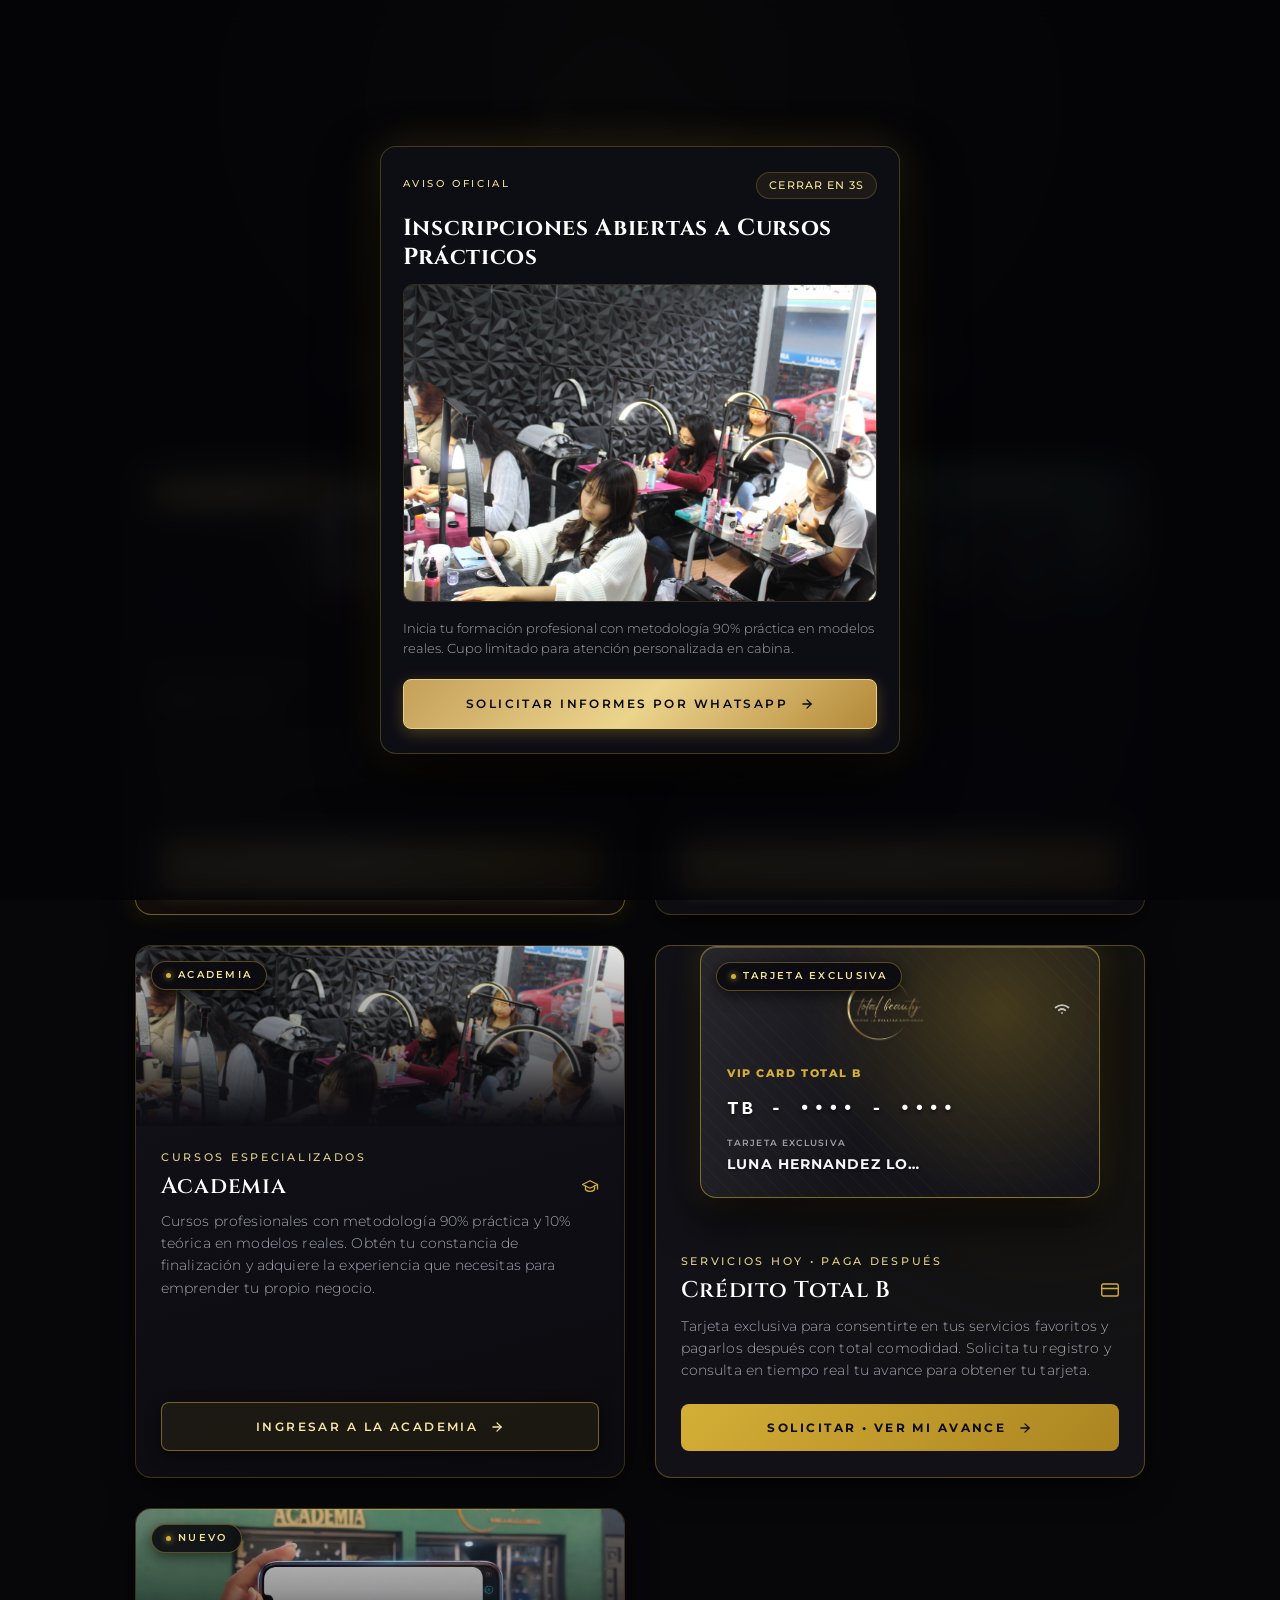
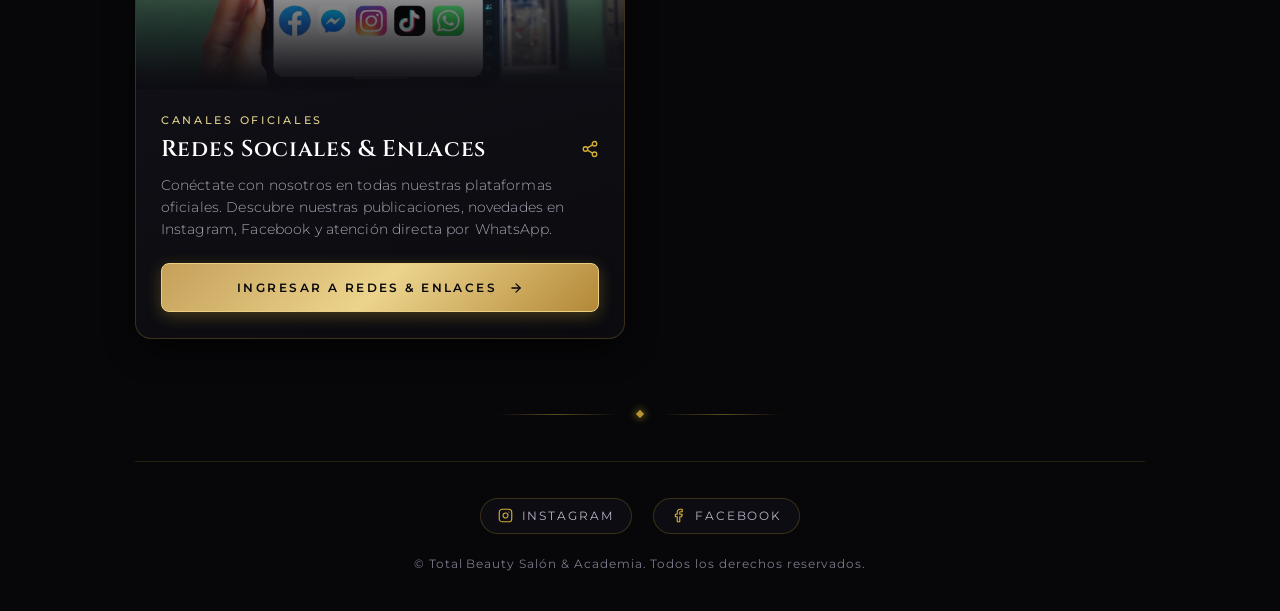
<file: index.html>
<!DOCTYPE html>
<html lang="es">
<head>
  <meta charset="UTF-8">
  <meta name="viewport" content="width=device-width, initial-scale=1.0, maximum-scale=5.0">
  <meta http-equiv="X-UA-Compatible" content="ie=edge">
  
  <title>Total Beauty | Salón &amp; Academia</title>
  <meta name="description" content="Total Beauty Salón &amp; Academia. Servicios de belleza y cursos profesionales con 90% práctica y 10% teoría.">
  <meta name="theme-color" content="#070709">

  <!-- Favicon -->
  <link rel="icon" type="image/x-icon" href="assets/favicon.ico">

  <!-- Fuentes Premium de Google Fonts -->
  <link rel="preconnect" href="https://fonts.googleapis.com">
  <link rel="preconnect" href="https://fonts.gstatic.com" crossorigin>
  <link href="https://fonts.googleapis.com/css2?family=Cinzel:wght@400;500;600;700&family=Montserrat:wght@300;400;500;600&family=Playfair+Display:ital,wght@0,400;0,600;1,400&display=swap" rel="stylesheet">

  <!-- Hoja de Estilos Principal -->
  <link rel="stylesheet" href="styles.css">
</head>
<body>
  <!-- Anuncio Intersticial al Entrar (Cierre tras 5 Segundos) -->
  <div id="interstitialOverlay" class="interstitial-overlay" style="display: none;" role="dialog" aria-modal="true" aria-labelledby="interstitialTitle">
    <div class="interstitial-card">
      
      <!-- Barra Superior: Temporizador de 5 Segundos y Botón Cerrar -->
      <div class="interstitial-timer-wrap">
        <span class="interstitial-tag">Aviso Oficial</span>
        <div id="interstitialTimerWrap">
          <span id="interstitialCountdownText" class="interstitial-countdown">Cerrar en 5s</span>
          <button type="button" id="interstitialCloseBtn" class="interstitial-close-btn" onclick="closeInterstitial()" aria-label="Cerrar anuncio" style="display: none;">
            <svg xmlns="http://www.w3.org/2000/svg" width="13" height="13" viewBox="0 0 24 24" fill="none" stroke="currentColor" stroke-width="2" stroke-linecap="round" stroke-linejoin="round">
              <line x1="18" y1="6" x2="6" y2="18"></line>
              <line x1="6" y1="6" x2="18" y2="18"></line>
            </svg>
            <span>Cerrar</span>
          </button>
        </div>
      </div>

      <!-- Título del Anuncio -->
      <h2 id="interstitialTitle" class="interstitial-title">Inscripciones Abiertas a Cursos Prácticos</h2>

      <!-- Imagen del Anuncio -->
      <div class="interstitial-image-wrap">
        <img 
          id="interstitialImg" 
          src="assets/images/academia.jpg" 
          alt="Anuncio Total Beauty" 
          class="interstitial-img"
          onerror="this.onerror=null; this.src='assets/images/salon.jpg';"
        >
        <div class="interstitial-img-overlay"></div>
      </div>

      <!-- Texto y Botón de Acción -->
      <p id="interstitialText" class="interstitial-text">
        Inicia tu formación profesional con metodología 90% práctica en modelos reales. Cupo limitado para atención personalizada en cabina.
      </p>

      <a id="interstitialBtn" href="https://api.whatsapp.com/send?phone=525650560824&text=Hola%20Total%20Beauty%20Academia,%20deseo%20solicitar%20informes%20sobre%20las%20inscripciones%20a%20los%20cursos." target="_blank" rel="noopener noreferrer" class="btn-action btn-salon interstitial-action-btn">
        <span id="interstitialBtnText">Solicitar Informes por WhatsApp</span>
        <svg class="btn-icon-arrow" xmlns="http://www.w3.org/2000/svg" viewBox="0 0 24 24" fill="none" stroke="currentColor" stroke-width="2.2" stroke-linecap="round" stroke-linejoin="round">
          <line x1="5" y1="12" x2="19" y2="12"></line>
          <polyline points="12 5 19 12 12 19"></polyline>
        </svg>
      </a>

    </div>
  </div>

  <!-- Fondos Ambientales -->
  <div class="ambient-glow" aria-hidden="true"></div>
  <div class="ambient-grid" aria-hidden="true"></div>

  <!-- Contenedor Principal del Sitio -->
  <div class="site-wrapper">
    
    <!-- Encabezado y Marca: Solo el Logotipo Centrado y Estilizado -->
    <header class="brand-header animate-fade-in">
      <a href="index.html" class="brand-logo-container" aria-label="Total Beauty Inicio">
        <img 
          src="assets/images/logo.png" 
          alt="Total Beauty Salón &amp; Academia" 
          class="brand-logo-img"
          onerror="this.onerror=null; this.src='assets/images/logoheader.png';"
        >
        <p class="brand-tagline">Salón &amp; Academia</p>
      </a>
    </header>

    <!-- Sección de Bienvenida -->
    <section class="welcome-section animate-fade-in delay-1" aria-label="Mensaje de Bienvenida">

      <p class="welcome-description">
        Te damos la bienvenida a este espacio. Selecciona la opción a la que deseas ingresar:
      </p>
    </section>

    <!-- Menú de Opciones: Buen Fin, Salón, Academia y Redes Sociales -->
    <main class="menu-container animate-fade-in delay-2" role="main">
      
      <!-- Opción 1: EL BUEN FIN (Hasta arriba de Salón de Belleza) -->
      <a href="buenfin.html" class="option-card option-card-buenfin" aria-label="Ingresar a Promociones del Buen Fin">
        <div class="option-image-wrap">
          <img 
            src="assets/images/logobuenfin.png" 
            alt="Promociones Exclusivas del Buen Fin Total Beauty" 
            class="option-image"
            onerror="this.onerror=null; this.src='https://images.unsplash.com/photo-1560066984-138dadb4c035?auto=format&fit=crop&w=1200&q=80';"
            loading="lazy"
          >
          <div class="image-overlay"></div>
          <span class="option-category-badge badge-buenfin">El Fin Mas Barato</span>
        </div>

        <div class="option-content">
          <span class="option-subtitle">Edición Especial</span>
          <h2 class="option-title">
            <span>Buen Fin</span>
            <svg xmlns="http://www.w3.org/2000/svg" width="18" height="18" viewBox="0 0 24 24" fill="none" stroke="currentColor" stroke-width="1.8" stroke-linecap="round" stroke-linejoin="round" style="color: #d4af37;">
              <polygon points="12 2 15.09 8.26 22 9.27 17 14.14 18.18 21.02 12 17.77 5.82 21.02 7 14.14 2 9.27 8.91 8.26 12 2"></polygon>
            </svg>
          </h2>

          <p class="option-description">
            Paquetes exclusivos de belleza con precios preferenciales paquetes o servicios individuales en pestañas, cejas, uñas, manicure, pedicure y mas. ¡Aprovecha los descuentos por tiempo limitado!
          </p>

          <div class="btn-action btn-buenfin">
            <span style="text-align: center;">Ver Descuentos</span>
            <svg class="btn-icon-arrow" xmlns="http://www.w3.org/2000/svg" viewBox="0 0 24 24" fill="none" stroke="currentColor" stroke-width="2.2" stroke-linecap="round" stroke-linejoin="round">
              <line x1="5" y1="12" x2="19" y2="12"></line>
              <polyline points="12 5 19 12 12 19"></polyline>
            </svg>
          </div>
        </div>
      </a>

      <!-- Opción 2: SALÓN -->
      <div class="option-card" onclick="openModal('salon')" role="button" tabindex="0" aria-label="Ingresar a Total Beauty Salón">
        <div class="option-image-wrap">
          <img 
            src="assets/images/salon.jpg" 
            alt="Servicios de Salón Total Beauty" 
            class="option-image"
            onerror="this.onerror=null; this.src='https://images.unsplash.com/photo-1560066984-138dadb4c035?auto=format&fit=crop&w=1200&q=80';"
            loading="lazy"
          >
          <div class="image-overlay"></div>
          <span class="option-category-badge">Salón</span>
        </div>

        <div class="option-content">
          <span class="option-subtitle">Servicios &amp; Atención</span>
          <h2 class="option-title">
            <span>Salón de Belleza</span>
            <svg xmlns="http://www.w3.org/2000/svg" width="18" height="18" viewBox="0 0 24 24" fill="none" stroke="currentColor" stroke-width="1.8" stroke-linecap="round" stroke-linejoin="round" style="color: #d4af37;">
              <path d="M6 3v12"></path>
              <path d="M18 9a3 3 0 1 0 0-6 3 3 0 0 0 0 6z"></path>
              <path d="M6 21a2 2 0 0 1-2-2v-2h4v2a2 2 0 0 1-2 2z"></path>
            </svg>
          </h2>

          <p class="option-description">
            Realza tu belleza natural con nuestros servicios especializados de pestañas, cejas, depilación facial, uñas, cabello y tratamientos capilares. ¡Disfruta de una atención 100% personalizada y consiéntete como te mereces!
          </p>


          <div class="btn-action btn-salon">
            <span>Explorar Salón</span>
            <svg class="btn-icon-arrow" xmlns="http://www.w3.org/2000/svg" viewBox="0 0 24 24" fill="none" stroke="currentColor" stroke-width="2.2" stroke-linecap="round" stroke-linejoin="round">
              <line x1="5" y1="12" x2="19" y2="12"></line>
              <polyline points="12 5 19 12 12 19"></polyline>
            </svg>
          </div>
        </div>
      </div>

      <!-- Opción 3: ACADEMIA (Navega a academia.html) -->
      <a href="academia.html" class="option-card" aria-label="Ingresar a Total Beauty Academia">
        <div class="option-image-wrap">
          <img 
            src="assets/images/academia.jpg" 
            alt="Cursos Profesionales Total Beauty Academia" 
            class="option-image"
            onerror="this.onerror=null; this.src='https://images.unsplash.com/photo-1522337360788-8b13dee7a37e?auto=format&fit=crop&w=1200&q=80';"
            loading="lazy"
          >
          <div class="image-overlay"></div>
          <span class="option-category-badge">Academia</span>
        </div>

        <div class="option-content">
          <span class="option-subtitle">Cursos especializados</span>
          <h2 class="option-title">
            <span>Academia</span>
            <svg xmlns="http://www.w3.org/2000/svg" width="18" height="18" viewBox="0 0 24 24" fill="none" stroke="currentColor" stroke-width="1.8" stroke-linecap="round" stroke-linejoin="round" style="color: #d4af37;">
              <path d="M22 10v6M2 10l10-5 10 5-10 5z"></path>
              <path d="M6 12v5c3 3 9 3 12 0v-5"></path>
            </svg>
          </h2>

          <p class="option-description">
            Cursos profesionales con metodología 90% práctica y 10% teórica en modelos reales. Obtén tu constancia de finalización y adquiere la experiencia que necesitas para emprender tu propio negocio.
          </p>

          <div class="btn-action btn-academia">
            <span>Ingresar a la Academia</span>
            <svg class="btn-icon-arrow" xmlns="http://www.w3.org/2000/svg" viewBox="0 0 24 24" fill="none" stroke="currentColor" stroke-width="2.2" stroke-linecap="round" stroke-linejoin="round">
              <line x1="5" y1="12" x2="19" y2="12"></line>
              <polyline points="12 5 19 12 12 19"></polyline>
            </svg>
          </div>
        </div>
      </a>

      <!-- Opción 4: CRÉDITO TOTAL B (Navega a credito.html) -->
      <a href="credito.html" class="option-card option-card-credito" aria-label="Ingresar a Crédito Total B">
      <div class="credito-card-wrapper" id="virtualCardWrapper">
        <div class="credito-card-3d" id="virtualCard">
          <div class="credito-card-gloss" aria-hidden="true"></div>
          <div class="credito-card-mesh" aria-hidden="true"></div>
          
          <div class="credito-card-top">
            <div class="credito-card-emblem">
              <span class="credito-card-"><img src="assets/images/logo.png" alt="" width="30%" style="display: flex; margin: auto;"></span>
              <span class="credito-card-brand-txt"></span>
            </div>
            <div class="credito-card-contactless" aria-label="Símbolo contactless">
              <svg xmlns="http://www.w3.org/2000/svg" width="22" height="22" viewBox="0 0 24 24" fill="none" stroke="currentColor" stroke-width="2" stroke-linecap="round" stroke-linejoin="round">
                <path d="M5 12.55a11 11 0 0 1 14.08 0"></path>
                <path d="M8.5 15.5a6 6 0 0 1 7 0"></path>
                <path d="M12 18.5a1 1 0 0 1 0 0"></path>
              </svg>
            </div>
          </div>
 <span class="option-category-badge">Tarjeta Exclusiva</span>
          <div class="credito-card-chip-row">

            <span class="credito-card-tier" id="cardTierLabel">VIP CARD TOTAL B</span>
          </div>

          <div class="credito-card-mid">
            <div class="credito-card-number" id="cardNumberDisplay">TB - &bull;&bull;&bull;&bull; - &bull;&bull;&bull;&bull; </div>
          </div>

          <div class="credito-card-bottom">
            <div class="credito-card-holder">
              <span class="credito-card-label">TARJETA EXCLUSIVA</span>
              <span class="credito-card-name" id="cardHolderDisplay">LUNA HERNANDEZ LOPEZ</span>
            </div>
  
          </div>
        </div>
      </div>

        <div class="option-content">
          <span class="option-subtitle">Servicios Hoy • Paga Después</span>
          <h2 class="option-title">
            <span>Crédito Total B</span>
            <svg xmlns="http://www.w3.org/2000/svg" width="18" height="18" viewBox="0 0 24 24" fill="none" stroke="currentColor" stroke-width="1.8" stroke-linecap="round" stroke-linejoin="round" style="color: #d4af37;">
              <rect x="1" y="4" width="22" height="16" rx="2" ry="2"></rect>
              <line x1="1" y1="10" x2="23" y2="10"></line>
            </svg>
          </h2>

          <p class="option-description">
            Tarjeta exclusiva para consentirte en tus servicios favoritos y pagarlos después con total comodidad. Solicita tu registro y consulta en tiempo real tu avance para obtener tu tarjeta.
          </p>

          <div class="btn-action btn-credito">
            <span>Solicitar • Ver Mi Avance</span>
            <svg class="btn-icon-arrow" xmlns="http://www.w3.org/2000/svg" viewBox="0 0 24 24" fill="none" stroke="currentColor" stroke-width="2.2" stroke-linecap="round" stroke-linejoin="round">
              <line x1="5" y1="12" x2="19" y2="12"></line>
              <polyline points="12 5 19 12 12 19"></polyline>
            </svg>
          </div>
        </div>
      </a>

      <!-- Opción 4: REDES SOCIALES & ENLACES (Navega a enlaces.html) -->
      <a href="enlaces.html" class="option-card" aria-label="Ingresar a Redes Sociales y Enlaces">
        <div class="option-image-wrap">
          <img 
            src="assets/images/enlaces.jpg" 
            alt="Redes Sociales &amp; Enlaces Oficiales Total Beauty" 
            class="option-image"
            onerror="this.onerror=null; this.src='assets/images/enlaces.jpg';"
            loading="lazy"
          >
          <div class="image-overlay"></div>
          <span class="option-category-badge">Nuevo</span>
        </div>

        <div class="option-content">
          <span class="option-subtitle">Canales Oficiales</span>
          <h2 class="option-title">
            <span>Redes Sociales &amp; Enlaces</span>
            <svg xmlns="http://www.w3.org/2000/svg" width="18" height="18" viewBox="0 0 24 24" fill="none" stroke="currentColor" stroke-width="1.8" stroke-linecap="round" stroke-linejoin="round" style="color: #d4af37;">
              <circle cx="18" cy="5" r="3"></circle>
              <circle cx="6" cy="12" r="3"></circle>
              <circle cx="18" cy="19" r="3"></circle>
              <line x1="8.59" y1="13.51" x2="15.42" y2="17.49"></line>
              <line x1="15.41" y1="6.51" x2="8.59" y2="10.49"></line>
            </svg>
          </h2>

          <p class="option-description">
            Conéctate con nosotros en todas nuestras plataformas oficiales. Descubre nuestras publicaciones, novedades en Instagram, Facebook y atención directa por WhatsApp.
          </p>

          <div class="btn-action btn-salon">
            <span>Ingresar a Redes &amp; Enlaces</span>
            <svg class="btn-icon-arrow" xmlns="http://www.w3.org/2000/svg" viewBox="0 0 24 24" fill="none" stroke="currentColor" stroke-width="2.2" stroke-linecap="round" stroke-linejoin="round">
              <line x1="5" y1="12" x2="19" y2="12"></line>
              <polyline points="12 5 19 12 12 19"></polyline>
            </svg>
          </div>
        </div>
      </a>
    </main>

    <!-- Separador Minimalista -->
    <div class="luxury-divider" aria-hidden="true">
      <span class="luxury-divider-line"></span>
      <span class="luxury-divider-diamond"></span>
      <span class="luxury-divider-line"></span>
    </div>

    <!-- Pie de Página -->
    <footer class="brand-footer animate-fade-in delay-3">
      <div class="footer-social-links">
        <a href="https://www.instagram.com/totalbeautysalonacademia/" target="_blank" rel="noopener noreferrer" class="social-link" aria-label="Instagram">
          <svg xmlns="http://www.w3.org/2000/svg" viewBox="0 0 24 24" fill="none" stroke="currentColor" stroke-width="1.8" stroke-linecap="round" stroke-linejoin="round">
            <rect x="2" y="2" width="20" height="20" rx="5" ry="5"></rect>
            <path d="M16 11.37A4 4 0 1 1 12.63 8 4 4 0 0 1 16 11.37z"></path>
            <line x1="17.5" y1="6.5" x2="17.51" y2="6.5"></line>
          </svg>
          <span>Instagram</span>
        </a>

        <a href="https://www.facebook.com/totalbeautysalonacademia/" target="_blank" rel="noopener noreferrer" class="social-link" aria-label="Facebook">
          <svg xmlns="http://www.w3.org/2000/svg" viewBox="0 0 24 24" fill="none" stroke="currentColor" stroke-width="1.8" stroke-linecap="round" stroke-linejoin="round">
            <path d="M18 2h-3a5 5 0 0 0-5 5v3H7v4h3v8h4v-8h3l1-4h-4V7a1 1 0 0 1 1-1h3z"></path>
          </svg>
          <span>Facebook</span>
        </a>
      </div>

      <p class="footer-copyright">
        &copy; Total Beauty Salón &amp; Academia. Todos los derechos reservados.
      </p>
    </footer>

  </div>

  <!-- Ventana Modal de Interacción para Salón -->
  <div id="optionsModal" class="modal-overlay" role="dialog" aria-modal="true" aria-labelledby="modalTitle">
    <div class="modal-box">
      <button type="button" id="modalCloseBtn" class="modal-close-btn" aria-label="Cerrar ventana">
        <svg xmlns="http://www.w3.org/2000/svg" width="16" height="16" viewBox="0 0 24 24" fill="none" stroke="currentColor" stroke-width="2" stroke-linecap="round" stroke-linejoin="round">
          <line x1="18" y1="6" x2="6" y2="18"></line>
          <line x1="6" y1="6" x2="18" y2="18"></line>
        </svg>
      </button>

      <div id="modalTag" class="modal-tag">Total Beauty Salón</div>
      <h3 id="modalTitle" class="modal-title">Servicios de Salón</h3>
      <p id="modalDesc" class="modal-description">Seleccione una opción para comunicarse con nuestro equipo:</p>

      <div id="modalLinksContainer" class="modal-links-list">
        <!-- Generado dinámicamente mediante script.js -->
      </div>
    </div>
  </div>

  <!-- Scripts de Firebase e Interacción -->
  <script src="firebase-config.js"></script>
  <script src="script.js"></script>
</body>
</html>
</file>
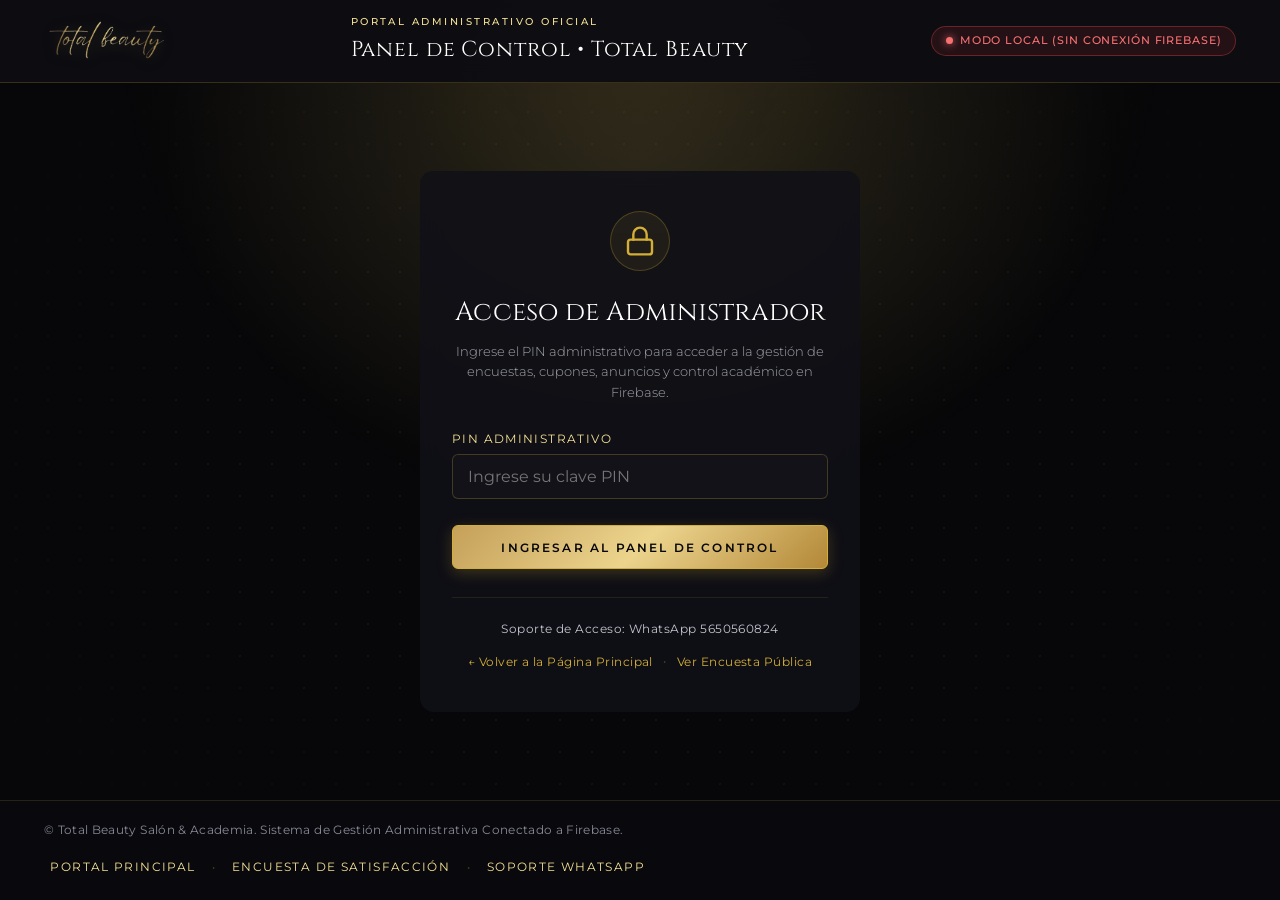
<file: admin.html>
<!DOCTYPE html>
<html lang="es">
<head>
  <meta charset="UTF-8">
  <meta name="viewport" content="width=device-width, initial-scale=1.0, maximum-scale=5.0">
  <title>Total Beauty - Panel de Administración</title>
  
  <meta name="description" content="Panel de administración y control oficial de Total Beauty Salón &amp; Academia. Gestión de encuestas de satisfacción, cupones de descuento, anuncios en tiempo real, cursos y alumnas mediante Firebase.">
  <meta name="robots" content="noindex, nofollow">
  
  <link rel="icon" type="image/x-icon" href="assets/favicon.ico">
  
  <!-- Tipografías de Alta Gama -->
  <link rel="preconnect" href="https://fonts.googleapis.com">
  <link rel="preconnect" href="https://fonts.gstatic.com" crossorigin>
  <link href="https://fonts.googleapis.com/css2?family=Cinzel:wght@400;500;600;700&family=Montserrat:wght@300;400;500;600&family=Playfair+Display:ital,wght@0,400;0,600;1,400&display=swap" rel="stylesheet">
  
  <link rel="stylesheet" href="styles.css">
</head>
<body class="admin-body">

  <!-- Fondos Ambientales -->
  <div class="ambient-glow" aria-hidden="true"></div>
  <div class="ambient-grid" aria-hidden="true"></div>

  <!-- Contenedor Principal de Administración -->
  <div class="admin-wrapper">
    
    <!-- ENCABEZADO SUPERIOR DEL PANEL -->
    <header class="admin-header">
      <div class="admin-header-content">
        <a href="index.html" class="admin-brand-link" title="Ir al Portal Principal">
          <img 
            src="assets/images/logoheader.png" 
            alt="Total Beauty Logo" 
            class="admin-brand-logo"
            onerror="this.onerror=null; this.src='assets/images/logo.png';"
          >
        </a>

        <div class="admin-header-titles">
          <span class="admin-badge-role">Portal Administrativo Oficial</span>
          <h1 class="admin-main-title">Panel de Control &bull; Total Beauty</h1>
        </div>

        <!-- Indicador de Conexión a Firebase y Cerrar Sesión -->
        <div class="admin-connection-wrap">
          <div id="firebaseStatusPill" class="admin-status-pill online">
            <span class="status-dot"></span>
            <span id="firebaseStatusText">Conectando a Firebase...</span>
          </div>
          
          <button type="button" id="adminLogoutBtn" class="btn-admin-logout" onclick="logoutAdmin()" style="display: none;">
            <span>Cerrar Sesión</span>
          </button>
        </div>
      </div>
    </header>

    <!-- VISTA 1: BARRERA DE SEGURIDAD (ACCESO MEDIANTE PIN) -->
    <main id="adminAuthSection" class="admin-auth-container">
      <div class="admin-auth-card">
        <div class="admin-auth-icon-wrap">
          <svg xmlns="http://www.w3.org/2000/svg" width="32" height="32" viewBox="0 0 24 24" fill="none" stroke="currentColor" stroke-width="1.8" stroke-linecap="round" stroke-linejoin="round" class="gold-icon">
            <rect x="3" y="11" width="18" height="11" rx="2" ry="2"></rect>
            <path d="M7 11V7a5 5 0 0 1 10 0v4"></path>
          </svg>
        </div>

        <h2 class="admin-auth-title">Acceso de Administrador</h2>
        <p class="admin-auth-desc">
          Ingrese el PIN administrativo para acceder a la gestión de encuestas, cupones, anuncios y control académico en Firebase.
        </p>

        <form id="adminPinForm" onsubmit="handleAdminLogin(event)" class="admin-form">
          <div class="student-form-group">
            <label for="adminPinInput" class="student-form-label">PIN Administrativo</label>
            <input 
              type="password" 
              id="adminPinInput" 
              class="student-form-input" 
              placeholder="Ingrese su clave PIN" 
              required 
              autocomplete="current-password"
              maxlength="20"
            >
          </div>

          <button type="submit" class="btn-student-submit">
            <span>Ingresar al Panel de Control</span>
          </button>
        </form>

        <div class="admin-auth-footer">
          <div class="admin-contact-pill">
            <span>Soporte de Acceso: WhatsApp 5650560824</span>
          </div>
          <div class="admin-nav-links">
            <a href="index.html" class="admin-text-link">&larr; Volver a la Página Principal</a>
            <span class="link-divider">&bull;</span>
            <a href="encuesta.html" class="admin-text-link">Ver Encuesta Pública</a>
          </div>
        </div>
      </div>
    
</main>

    <!-- VISTA 2: DASHBOARD ADMINISTRATIVO COMPLETO -->
    <main id="adminDashboardSection" class="admin-dashboard-container" style="display: none;">
      
      <!-- Barra de Accesos Rápidos -->
      <nav class="admin-subnav" aria-label="Navegación Administrativa">
        <div class="admin-subnav-links">
          <a href="index.html" class="admin-subnav-btn" target="_blank" rel="noopener noreferrer">
            <svg xmlns="http://www.w3.org/2000/svg" width="14" height="14" viewBox="0 0 24 24" fill="none" stroke="currentColor" stroke-width="2" stroke-linecap="round" stroke-linejoin="round">
              <path d="M3 9l9-7 9 7v11a2 2 0 0 1-2 2H5a2 2 0 0 1-2-2z"></path>
              <polyline points="9 22 9 12 15 12 15 22"></polyline>
            </svg>
            <span>Ver Portal Principal</span>
          </a>

          <a href="encuesta.html" class="admin-subnav-btn" target="_blank" rel="noopener noreferrer">
            <svg xmlns="http://www.w3.org/2000/svg" width="14" height="14" viewBox="0 0 24 24" fill="none" stroke="currentColor" stroke-width="2" stroke-linecap="round" stroke-linejoin="round">
              <path d="M14 2H6a2 2 0 0 0-2 2v16a2 2 0 0 0 2 2h12a2 2 0 0 0 2-2V8z"></path>
              <polyline points="14 2 14 8 20 8"></polyline>
              <line x1="16" y1="13" x2="8" y2="13"></line>
              <line x1="16" y1="17" x2="8" y2="17"></line>
              <polyline points="10 9 9 9 8 9"></polyline>
            </svg>
            <span>Abrir Encuesta Pública (QR/Link)</span>
          </a>

          <a href="validar-cupon.html" class="admin-subnav-btn" target="_blank" rel="noopener noreferrer">
            <svg xmlns="http://www.w3.org/2000/svg" width="14" height="14" viewBox="0 0 24 24" fill="none" stroke="currentColor" stroke-width="2" stroke-linecap="round" stroke-linejoin="round">
              <polyline points="20 6 9 17 4 12"></polyline>
            </svg>
            <span>Validador Rápido en Recepción</span>
          </a>
        </div>

        <div class="admin-database-tag">
          <span>Base de Datos: Firebase Realtime Database</span>
        </div>
      </nav>

      <!-- BARRA DE PESTAÑAS DE MÓDULOS -->
      <nav class="admin-module-tabs" aria-label="Módulos de Gestión">
        <button type="button" class="admin-tab-btn active" data-tab="pane-dashboard" onclick="switchAdminTab('pane-dashboard')">
          <svg xmlns="http://www.w3.org/2000/svg" width="14" height="14" viewBox="0 0 24 24" fill="none" stroke="currentColor" stroke-width="2" stroke-linecap="round" stroke-linejoin="round">
            <rect x="3" y="3" width="7" height="7"></rect>
            <rect x="14" y="3" width="7" height="7"></rect>
            <rect x="14" y="14" width="7" height="7"></rect>
            <rect x="3" y="14" width="7" height="7"></rect>
          </svg>
          <span>Dashboard &amp; Métricas</span>
        </button>

        <button type="button" class="admin-tab-btn" data-tab="pane-validador" onclick="switchAdminTab('pane-validador')">
          <svg xmlns="http://www.w3.org/2000/svg" width="14" height="14" viewBox="0 0 24 24" fill="none" stroke="currentColor" stroke-width="2" stroke-linecap="round" stroke-linejoin="round">
            <polygon points="12 2 15.09 8.26 22 9.27 17 14.14 18.18 21.02 12 17.77 5.82 21.02 7 14.14 2 9.27 8.91 8.26 12 2"></polygon>
          </svg>
          <span>Validar / Canjear Cupón</span>
        </button>

        <button type="button" class="admin-tab-btn" data-tab="pane-encuestas" onclick="switchAdminTab('pane-encuestas')">
          <svg xmlns="http://www.w3.org/2000/svg" width="14" height="14" viewBox="0 0 24 24" fill="none" stroke="currentColor" stroke-width="2" stroke-linecap="round" stroke-linejoin="round">
            <path d="M14 2H6a2 2 0 0 0-2 2v16a2 2 0 0 0 2 2h12a2 2 0 0 0 2-2V8z"></path>
            <polyline points="14 2 14 8 20 8"></polyline>
          </svg>
          <span>Encuestas Recibidas</span>
        </button>

        <button type="button" class="admin-tab-btn" data-tab="pane-cupones" onclick="switchAdminTab('pane-cupones')">
          <svg xmlns="http://www.w3.org/2000/svg" width="14" height="14" viewBox="0 0 24 24" fill="none" stroke="currentColor" stroke-width="2" stroke-linecap="round" stroke-linejoin="round">
            <rect x="3" y="5" width="18" height="14" rx="2"></rect>
            <line x1="3" y1="10" x2="21" y2="10"></line>
          </svg>
          <span>Gestión de Cupones</span>
        </button>

        <button type="button" class="admin-tab-btn" data-tab="pane-stats" onclick="switchAdminTab('pane-stats')">
          <svg xmlns="http://www.w3.org/2000/svg" width="14" height="14" viewBox="0 0 24 24" fill="none" stroke="currentColor" stroke-width="2" stroke-linecap="round" stroke-linejoin="round">
            <line x1="18" y1="20" x2="18" y2="10"></line>
            <line x1="12" y1="20" x2="12" y2="4"></line>
            <line x1="6" y1="20" x2="6" y2="14"></line>
          </svg>
          <span>Estadísticas &amp; Gráficas</span>
        </button>

        <button type="button" class="admin-tab-btn" data-tab="pane-anuncio" onclick="switchAdminTab('pane-anuncio')">
          <svg xmlns="http://www.w3.org/2000/svg" width="14" height="14" viewBox="0 0 24 24" fill="none" stroke="currentColor" stroke-width="2" stroke-linecap="round" stroke-linejoin="round">
            <circle cx="12" cy="12" r="10"></circle>
            <polyline points="12 6 12 12 16 14"></polyline>
          </svg>
          <span>Anuncio Intersticial</span>
        </button>

        <button type="button" class="admin-tab-btn" data-tab="pane-cursos" onclick="switchAdminTab('pane-cursos')">
          <svg xmlns="http://www.w3.org/2000/svg" width="14" height="14" viewBox="0 0 24 24" fill="none" stroke="currentColor" stroke-width="2" stroke-linecap="round" stroke-linejoin="round">
            <path d="M4 19.5A2.5 2.5 0 0 1 6.5 17H20"></path>
            <path d="M6.5 2H20v20H6.5A2.5 2.5 0 0 1 4 19.5v-15A2.5 2.5 0 0 1 6.5 2z"></path>
          </svg>
          <span>Cursos</span>
        </button>

        <button type="button" class="admin-tab-btn" data-tab="pane-alumnas" onclick="switchAdminTab('pane-alumnas')">
          <svg xmlns="http://www.w3.org/2000/svg" width="14" height="14" viewBox="0 0 24 24" fill="none" stroke="currentColor" stroke-width="2" stroke-linecap="round" stroke-linejoin="round">
            <path d="M17 21v-2a4 4 0 0 0-4-4H5a4 4 0 0 0-4 4v2"></path>
            <circle cx="9" cy="7" r="4"></circle>
          </svg>
          <span>Alumnas</span>
        </button>

        <button type="button" class="admin-tab-btn" data-tab="pane-mantenimiento" onclick="switchAdminTab('pane-mantenimiento')">
          <svg xmlns="http://www.w3.org/2000/svg" width="14" height="14" viewBox="0 0 24 24" fill="none" stroke="currentColor" stroke-width="2" stroke-linecap="round" stroke-linejoin="round">
            <path d="M14.7 6.3a1 1 0 0 0 0 1.4l1.6 1.6a1 1 0 0 0 1.4 0l3.77-3.77a6 6 0 0 1-7.94 7.94l-6.91 6.91a2.12 2.12 0 0 1-3-3l6.91-6.91a6 6 0 0 1 7.94-7.94l-3.76 3.76z"></path>
          </svg>
          <span>Modo Mantenimiento</span>
        </button>

        <button type="button" class="admin-tab-btn" data-tab="pane-credito" onclick="switchAdminTab('pane-credito')">
          <svg xmlns="http://www.w3.org/2000/svg" width="14" height="14" viewBox="0 0 24 24" fill="none" stroke="currentColor" stroke-width="2" stroke-linecap="round" stroke-linejoin="round">
            <rect x="1" y="4" width="22" height="16" rx="2" ry="2"></rect>
            <line x1="1" y1="10" x2="23" y2="10"></line>
          </svg>
          <span>Crédito Total B</span>
        </button>
      </nav>

      <!-- ==========================================
           MÓDULO 1: DASHBOARD PRINCIPAL & KPIS
           ========================================== -->
      <div id="pane-dashboard" class="admin-module-pane active">
        
        <!-- Banner de Estado de Mantenimiento en Dashboard -->
        <section id="dashboardMntBanner" class="admin-mnt-status-card live" style="margin-bottom: 1.5rem;">
          <div class="admin-mnt-status-info">
            <div class="admin-mnt-status-icon">
              <svg id="dashMntIcon" xmlns="http://www.w3.org/2000/svg" width="20" height="20" viewBox="0 0 24 24" fill="none" stroke="currentColor" stroke-width="2" stroke-linecap="round" stroke-linejoin="round">
                <circle cx="12" cy="12" r="10"></circle>
                <line x1="2" y1="12" x2="22" y2="12"></line>
                <path d="M12 2a15.3 15.3 0 0 1 4 10 15.3 15.3 0 0 1-4 10 15.3 15.3 0 0 1-4-10 15.3 15.3 0 0 1 4-10z"></path>
              </svg>
            </div>
            <div>
              <span id="dashMntBadge" class="admin-mnt-badge-pill">Sitio En Vivo</span>
              <h3 id="dashMntTitle" class="admin-mnt-title">El portal web está disponible para todas las clientas</h3>
              <p id="dashMntSub" class="admin-mnt-sub">Acceso público activo en salón, cursos, buen fin y cupones.</p>
            </div>
          </div>
          <button type="button" class="btn-action-small" onclick="switchAdminTab('pane-mantenimiento')">
            <span>Configurar Mantenimiento</span>
          </button>
        </section>

        <!-- Tarjetas de Indicadores Principales (KPIs) -->
        <section class="admin-kpi-grid">
          
          <div class="admin-kpi-card">
            <span class="kpi-label">Total de Encuestas</span>
            <span id="kpiTotalEncuestas" class="kpi-value">0</span>
            <span class="kpi-sub">Respuestas recibidas</span>
          </div>

          <div class="admin-kpi-card">
            <span class="kpi-label">Calificación Promedio</span>
            <span id="kpiPromedioCalif" class="kpi-value gold">5.0 / 5</span>
            <span class="kpi-sub">Satisfacción general</span>
          </div>

          <div class="admin-kpi-card">
            <span class="kpi-label">Calificaron Excelente</span>
            <span id="kpiTotalExcelente" class="kpi-value success">0 (0%)</span>
            <span class="kpi-sub">Máxima satisfacción</span>
          </div>

          <div class="admin-kpi-card">
            <span class="kpi-label">Recomendarían TB</span>
            <span id="kpiTotalRecomiendan" class="kpi-value success">0 (0%)</span>
            <span class="kpi-sub">Índice de promotores</span>
          </div>

          <div class="admin-kpi-card">
            <span class="kpi-label">Cupones Generados</span>
            <span id="kpiCuponesGenerados" class="kpi-value">0</span>
            <span class="kpi-sub">Emitidos por encuesta</span>
          </div>

          <div class="admin-kpi-card">
            <span class="kpi-label">Cupones Utilizados</span>
            <span id="kpiCuponesUtilizados" class="kpi-value success">0</span>
            <span class="kpi-sub">Canjeados en recepción</span>
          </div>

          <div class="admin-kpi-card">
            <span class="kpi-label">Cupones Pendientes</span>
            <span id="kpiCuponesPendientes" class="kpi-value warning">0</span>
            <span class="kpi-sub">Disponibles para visita</span>
          </div>

        </section>

        <!-- Accesos Rápidos de Gestión -->
        <section class="admin-panel-card">
          <div class="admin-card-header">
            <div>
              <span class="admin-section-tag">Atención Inmediata</span>
              <h2 class="admin-card-title">Canje Rápido de Cupón en Recepción</h2>
            </div>
            <button type="button" class="btn-action-small" onclick="switchAdminTab('pane-validador')">
              <span>Ir a la Herramienta Completa</span>
            </button>
          </div>
          <p class="admin-card-desc">
            Introduce el código proporcionado por la clienta (ej. TB-7X9K2M) para validar vigencia, calcular descuento automático y registrar su próxima visita.
          </p>

          <div class="validator-search-row">
            <input 
              type="text" 
              id="quickCouponInput" 
              class="validator-input-code" 
              placeholder="TB-XXXXXX"
              maxlength="12"
            >
            <button type="button" class="btn-student-submit" onclick="handleQuickSearchCoupon()">
              <span>Validar Cupón</span>
            </button>
          </div>
        </section>

      </div>

      <!-- ==========================================
           MÓDULO 2: VALIDADOR Y CANJEADOR DE CUPONES
           ========================================== -->
      <div id="pane-validador" class="admin-module-pane">
        
        <section class="admin-panel-card">
          <div class="admin-card-header">
            <div>
              <span class="admin-section-tag">Caja y Recepción Oficial</span>
              <h2 class="admin-card-title">Validación y Canje de Cupones</h2>
            </div>
          </div>

          <p class="admin-card-desc">
            Herramienta para verificar la autenticidad, vigencia y estado de los cupones. Al registrar el precio del servicio, el sistema calcula automáticamente el porcentaje correspondiente y descuenta el importe sin superposición de rangos.
          </p>

          <!-- Buscador de Cupón -->
          <div class="validator-tool-box">
            <div class="validator-search-row">
              <input 
                type="text" 
                id="validatorCodeInput" 
                class="validator-input-code" 
                placeholder="TB-XXXXXX"
                maxlength="12"
                onkeypress="if(event.key === 'Enter') handleSearchCoupon()"
              >
              <button type="button" class="btn-student-submit" onclick="handleSearchCoupon()">
                <span>Buscar Cupón</span>
              </button>
            </div>

            <!-- Contenedor Dinámico de Resultado de Cupón -->
            <div id="validatorResultArea" style="display: none;">
              <!-- Generado dinámicamente mediante admin.js -->
            </div>
          </div>

        </section>

      </div>

      <!-- ==========================================
           MÓDULO 3: TABLA DE ENCUESTAS DE SATISFACCIÓN
           ========================================== -->
      <div id="pane-encuestas" class="admin-module-pane">
        
        <section class="admin-panel-card">
          <div class="admin-card-header">
            <div>
              <span class="admin-section-tag">Retroalimentación de Clientas</span>
              <h2 class="admin-card-title">Encuestas de Satisfacción Recibidas</h2>
            </div>
            <button type="button" class="btn-reload-table" onclick="loadSurveysAndCouponsData(true)" title="Recargar desde Firebase">
              <svg xmlns="http://www.w3.org/2000/svg" width="15" height="15" viewBox="0 0 24 24" fill="none" stroke="currentColor" stroke-width="2" stroke-linecap="round" stroke-linejoin="round">
                <polyline points="23 4 23 10 17 10"></polyline>
                <polyline points="1 20 1 14 7 14"></polyline>
                <path d="M3.51 9a9 9 0 0 1 14.85-3.36L23 10M1 14l4.64 4.36A9 9 0 0 0 20.49 15"></path>
              </svg>
              <span>Actualizar</span>
            </button>
          </div>

          <!-- Barra de Búsqueda y Filtros de Encuestas -->
          <div class="admin-filter-bar">
            <div class="search-input-box" style="flex: 2; min-width: 220px;">
              <svg xmlns="http://www.w3.org/2000/svg" width="16" height="16" viewBox="0 0 24 24" fill="none" stroke="currentColor" stroke-width="2" stroke-linecap="round" stroke-linejoin="round" class="search-icon">
                <circle cx="11" cy="11" r="8"></circle>
                <line x1="21" y1="21" x2="16.65" y2="16.65"></line>
              </svg>
              <input 
                type="text" 
                id="surveySearchInput" 
                placeholder="Buscar por clienta o WhatsApp..." 
                oninput="filterSurveysTable()"
                class="admin-search-input"
              >
            </div>

            <!-- Filtro por Servicio -->
            <select id="surveyFilterService" class="admin-filter-select" onchange="filterSurveysTable()">
              <option value="all">Todos los Servicios</option>
              <option value="Uñas">Uñas</option>
              <option value="Pestañas">Pestañas</option>
              <option value="Cejas">Cejas</option>
              <option value="Maquillaje">Maquillaje</option>
              <option value="Corte de cabello">Corte de cabello</option>
              <option value="Tratamiento capilar">Tratamiento capilar</option>
              <option value="Otro">Otro</option>
            </select>

            <!-- Filtro por Calificación -->
            <select id="surveyFilterRating" class="admin-filter-select" onchange="filterSurveysTable()">
              <option value="all">Todas las Calificaciones</option>
              <option value="Excelente">Excelente (5/5)</option>
              <option value="Muy bueno">Muy bueno (4/5)</option>
              <option value="Bueno">Bueno (3/5)</option>
              <option value="Regular">Regular (2/5)</option>
              <option value="Malo">Malo (1/5)</option>
            </select>

            <!-- Filtro por Fechas -->
            <input 
              type="date" 
              id="surveyFilterDateFrom" 
              class="admin-filter-date" 
              title="Fecha inicial"
              onchange="filterSurveysTable()"
            >
            <input 
              type="date" 
              id="surveyFilterDateTo" 
              class="admin-filter-date" 
              title="Fecha final"
              onchange="filterSurveysTable()"
            >
          </div>

          <!-- Tabla de Encuestas -->
          <div class="admin-table-container">
            <table class="admin-table" id="surveysTable">
              <thead>
                <tr>
                  <th>Fecha Registro</th>
                  <th>Clienta</th>
                  <th>WhatsApp</th>
                  <th>Servicio Realizado</th>
                  <th>Fecha Servicio</th>
                  <th>Resultado</th>
                  <th>Atención</th>
                  <th>Recomienda</th>
                  <th>Cupón</th>
                  <th style="text-align: right;">Detalle</th>
                </tr>
              </thead>
              <tbody id="surveysTableBody">
                <tr>
                  <td colspan="10" class="table-loading-cell">Cargando encuestas desde Firebase...</td>
                </tr>
              </tbody>
            </table>
          </div>

        </section>

      </div>

      <!-- ==========================================
           MÓDULO 4: GESTIÓN DE CUPONES
           ========================================== -->
      <div id="pane-cupones" class="admin-module-pane">
        
        <section class="admin-panel-card">
          <div class="admin-card-header">
            <div>
              <span class="admin-section-tag">Premios y Fidelización</span>
              <h2 class="admin-card-title">Administrador de Cupones Generados</h2>
            </div>
            <button type="button" class="btn-reload-table" onclick="loadSurveysAndCouponsData(true)" title="Recargar desde Firebase">
              <svg xmlns="http://www.w3.org/2000/svg" width="15" height="15" viewBox="0 0 24 24" fill="none" stroke="currentColor" stroke-width="2" stroke-linecap="round" stroke-linejoin="round">
                <polyline points="23 4 23 10 17 10"></polyline>
                <polyline points="1 20 1 14 7 14"></polyline>
                <path d="M3.51 9a9 9 0 0 1 14.85-3.36L23 10M1 14l4.64 4.36A9 9 0 0 0 20.49 15"></path>
              </svg>
              <span>Actualizar</span>
            </button>
          </div>

          <!-- Filtros de Cupones -->
          <div class="admin-filter-bar">
            <div class="search-input-box" style="flex: 2; min-width: 220px;">
              <svg xmlns="http://www.w3.org/2000/svg" width="16" height="16" viewBox="0 0 24 24" fill="none" stroke="currentColor" stroke-width="2" stroke-linecap="round" stroke-linejoin="round" class="search-icon">
                <circle cx="11" cy="11" r="8"></circle>
                <line x1="21" y1="21" x2="16.65" y2="16.65"></line>
              </svg>
              <input 
                type="text" 
                id="couponSearchInput" 
                placeholder="Buscar por código, clienta o teléfono..." 
                oninput="filterCouponsTable()"
                class="admin-search-input"
              >
            </div>

            <!-- Filtro por Estado -->
            <select id="couponFilterStatus" class="admin-filter-select" onchange="filterCouponsTable()">
              <option value="all">Todos los Estados</option>
              <option value="disponible">Disponibles (Activos)</option>
              <option value="utilizado">Utilizados (Canjeados)</option>
              <option value="vencido">Vencidos</option>
            </select>
          </div>

          <!-- Tabla de Cupones -->
          <div class="admin-table-container">
            <table class="admin-table" id="couponsTable">
              <thead>
                <tr>
                  <th>Código</th>
                  <th>Clienta</th>
                  <th>WhatsApp</th>
                  <th>Estado</th>
                  <th>Fecha Emisión</th>
                  <th>Vigencia Hasta</th>
                  <th>Detalle Canje</th>
                  <th>Importe Pagado</th>
                  <th style="text-align: right;">Acciones</th>
                </tr>
              </thead>
              <tbody id="couponsTableBody">
                <tr>
                  <td colspan="9" class="table-loading-cell">Cargando cupones desde Firebase...</td>
                </tr>
              </tbody>
            </table>
          </div>

        </section>

      </div>

      <!-- ==========================================
           MÓDULO 5: ESTADÍSTICAS & GRÁFICAS
           ========================================== -->
      <div id="pane-stats" class="admin-module-pane">
        
        <section class="admin-panel-card">
          <div class="admin-card-header">
            <div>
              <span class="admin-section-tag">Análisis Operativo</span>
              <h2 class="admin-card-title">Métricas de Satisfacción y Rendimiento</h2>
            </div>
          </div>

          <div class="admin-charts-grid">
            
            <!-- Gráfica 1: Servicios Mejor Calificados -->
            <div class="admin-chart-card">
              <h3 class="chart-card-title">Servicios Mejor Calificados</h3>
              <div id="chartBestServices" class="chart-bars-list">
                <!-- Generado en admin.js -->
              </div>
            </div>

            <!-- Gráfica 2: Servicios con Más Sugerencias de Mejora -->
            <div class="admin-chart-card">
              <h3 class="chart-card-title">Comentarios y Sugerencias por Servicio</h3>
              <div id="chartNegativeServices" class="chart-bars-list">
                <!-- Generado en admin.js -->
              </div>
            </div>

            <!-- Gráfica 3: Calificación Promedio por Servicio -->
            <div class="admin-chart-card">
              <h3 class="chart-card-title">Calificación Promedio por Especialidad</h3>
              <div id="chartAvgByService" class="chart-bars-list">
                <!-- Generado en admin.js -->
              </div>
            </div>

            <!-- Gráfica 4: Porcentaje de Recomendación -->
            <div class="admin-chart-card">
              <h3 class="chart-card-title">¿Recomendarían Total Beauty?</h3>
              <div id="chartRecommendation" class="chart-bars-list">
                <!-- Generado en admin.js -->
              </div>
            </div>

            <!-- Gráfica 5: Tasa de Canje de Cupones -->
            <div class="admin-chart-card">
              <h3 class="chart-card-title">Tasa de Utilización de Cupones</h3>
              <div id="chartCouponUsage" class="chart-bars-list">
                <!-- Generado en admin.js -->
              </div>
            </div>

            <!-- Gráfica 6: Evolución Mensual -->
            <div class="admin-chart-card">
              <h3 class="chart-card-title">Evolución de Satisfacción por Mes</h3>
              <div id="chartMonthlyEvolution" class="chart-bars-list">
                <!-- Generado en admin.js -->
              </div>
            </div>

          </div>
        </section>

      </div>

      <!-- ==========================================
           MÓDULO 6: ANUNCIO INTERSTICIAL (EXISTENTE)
           ========================================== -->
      <div id="pane-anuncio" class="admin-module-pane">
        
        <section class="admin-panel-card">
          <div class="admin-card-header">
            <div>
              <span class="admin-section-tag">Marketing y Difusión Oficial</span>
              <h2 class="admin-card-title">Anuncio Intersticial al Entrar</h2>
            </div>
            <div class="admin-card-status">
              <span id="announcementBadgeStatus" class="badge-status-active">Activo en la Página</span>
            </div>
          </div>

          <p class="admin-card-desc">
            Este anuncio aparece como una ventana modal en primer plano cuando los visitantes entran al portal principal o a la academia. Incluye un temporizador de 5 segundos obligatorios antes de permitir el cierre.
          </p>

          <form id="adminAnnouncementForm" onsubmit="handleSaveAnnouncement(event)" class="admin-form">
            
            <div class="admin-toggle-box">
              <div class="toggle-text-wrap">
                <span class="toggle-main-title">Mostrar Anuncio Intersticial al Entrar</span>
                <span class="toggle-subtitle">Active o pause la exhibición del anuncio en index.html y academia.html</span>
              </div>
              <label class="switch-control">
                <input type="checkbox" id="adminAnnToggle" onchange="updateAnnouncementStatusBadge()">
                <span class="switch-slider"></span>
              </label>
            </div>

            <div class="admin-form-row">
              <div class="student-form-group">
                <label for="adminAnnTitle" class="student-form-label">Título del Anuncio</label>
                <input 
                  type="text" 
                  id="adminAnnTitle" 
                  class="student-form-input" 
                  placeholder="ej. Inscripciones Abiertas a Cursos Prácticos" 
                  required
                >
              </div>

              <div class="student-form-group">
                <label for="adminAnnImg" class="student-form-label">Ruta Local o URL de la Imagen</label>
                <input 
                  type="text" 
                  id="adminAnnImg" 
                  class="student-form-input" 
                  placeholder="ej. assets/images/academia.jpg o URL web" 
                  oninput="updateImagePreview(this.value)"
                >
              </div>
            </div>

            <!-- Vista Previa de Imagen en el Panel -->
            <div class="admin-img-preview-wrap">
              <div class="admin-img-preview-box">
                <img 
                  id="adminImgPreview" 
                  src="assets/images/academia.jpg" 
                  alt="Vista previa de imagen del anuncio"
                  onerror="this.onerror=null; this.src='assets/images/salon.jpg';"
                >
              </div>
              <div class="admin-img-preview-info">
                <span class="preview-info-label">Vista Previa de Imagen</span>
                <p class="preview-info-desc">Asegúrese de que la imagen transmita la imagen minimalista y premium de Total Beauty.</p>
                <div class="quick-img-suggestions">
                  <button type="button" class="btn-chip" onclick="setQuickImg('assets/images/academia.jpg')">Academia</button>
                  <button type="button" class="btn-chip" onclick="setQuickImg('assets/images/salon.jpg')">Salón</button>
                </div>
              </div>
            </div>

            <div class="student-form-group">
              <label for="adminAnnText" class="student-form-label">Descripción o Contenido del Anuncio</label>
              <textarea 
                id="adminAnnText" 
                class="student-form-textarea" 
                rows="3" 
                placeholder="Detalles sobre el curso, metodología 90% práctica o promoción..."
              ></textarea>
            </div>

            <div class="admin-form-row">
              <div class="student-form-group">
                <label for="adminAnnLink" class="student-form-label">Enlace de Destino o WhatsApp</label>
                <input 
                  type="text" 
                  id="adminAnnLink" 
                  class="student-form-input" 
                  placeholder="https://api.whatsapp.com/send?phone=525650560824..."
                >
              </div>

              <div class="student-form-group">
                <label for="adminAnnBtnText" class="student-form-label">Texto del Botón de Acción</label>
                <input 
                  type="text" 
                  id="adminAnnBtnText" 
                  class="student-form-input" 
                  placeholder="ej. Solicitar Informes por WhatsApp"
                >
              </div>
            </div>

            <div class="admin-button-group">
              <button type="submit" class="btn-student-submit">
                <svg xmlns="http://www.w3.org/2000/svg" width="16" height="16" viewBox="0 0 24 24" fill="none" stroke="currentColor" stroke-width="2" stroke-linecap="round" stroke-linejoin="round">
                  <path d="M19 21H5a2 2 0 0 1-2-2V5a2 2 0 0 1 2-2h11l5 5v11a2 2 0 0 1-2 2z"></path>
                  <polyline points="17 21 17 13 7 13 7 21"></polyline>
                  <polyline points="7 3 7 8 15 8"></polyline>
                </svg>
                <span>Guardar en Firebase</span>
              </button>

              <button type="button" class="btn-student-secondary" onclick="previewInterstitialModal()">
                <svg xmlns="http://www.w3.org/2000/svg" width="16" height="16" viewBox="0 0 24 24" fill="none" stroke="currentColor" stroke-width="2" stroke-linecap="round" stroke-linejoin="round">
                  <polygon points="5 3 19 12 5 21 5 3"></polygon>
                </svg>
                <span>Previsualizar Intersticial (Probar 5 Segundos)</span>
              </button>
            </div>
          </form>
        </section>

      </div>

      <!-- ==========================================
           MÓDULO 7: CURSOS DE CAPACITACIÓN (EXISTENTE)
           ========================================== -->
      <div id="pane-cursos" class="admin-module-pane">
        
        <section class="admin-panel-card">
          <div class="admin-card-header">
            <div>
              <span class="admin-section-tag">Configuración de Academia</span>
              <h2 class="admin-card-title">Cursos de Capacitación</h2>
            </div>
            <button type="button" class="btn-action-small" onclick="toggleNewCourseForm()">
              <svg xmlns="http://www.w3.org/2000/svg" width="14" height="14" viewBox="0 0 24 24" fill="none" stroke="currentColor" stroke-width="2" stroke-linecap="round" stroke-linejoin="round">
                <line x1="12" y1="5" x2="12" y2="19"></line>
                <line x1="5" y1="12" x2="19" y2="12"></line>
              </svg>
              <span id="btnToggleCourseFormText">Agregar Nuevo Curso</span>
            </button>
          </div>

          <p class="admin-card-desc">
            Configure los cursos de capacitación disponibles en el portal de la Academia. Por defecto se ofrece 1 curso práctico (90% práctico y 10% teórico con constancia de finalización). Todos los cambios se guardan directamente en Firebase Realtime Database.
          </p>

          <!-- Formulario Colapsable para Crear / Editar Curso -->
          <div id="courseCollapseForm" class="admin-collapse-box" style="display: none;">
            <h3 id="courseFormTitle" class="admin-collapse-title">Registrar Nuevo Curso de Capacitación</h3>
            <form id="adminCourseForm" onsubmit="handleSaveCourse(event)" class="admin-form">
              <input type="hidden" id="courseEditId" value="">

              <div class="admin-form-row">
                <div class="student-form-group">
                  <label for="courseTitleInput" class="student-form-label">Título del Curso</label>
                  <input 
                    type="text" 
                    id="courseTitleInput" 
                    class="student-form-input" 
                    placeholder="ej. Curso de Colorimetría Avanzada &amp; Balayage Profesional" 
                    required
                  >
                </div>

                <div class="student-form-group">
                  <label for="courseCategoryInput" class="student-form-label">Categoría / Especialidad</label>
                  <input 
                    type="text" 
                    id="courseCategoryInput" 
                    class="student-form-input" 
                    placeholder="ej. Colorimetría &amp; Estilismo" 
                    required
                  >
                </div>
              </div>

              <div class="admin-form-row">
                <div class="student-form-group">
                  <label for="courseModalidadInput" class="student-form-label">Modalidad (Insignia)</label>
                  <input 
                    type="text" 
                    id="courseModalidadInput" 
                    class="student-form-input" 
                    placeholder="ej. 90% Práctico" 
                    value="90% Práctico"
                    required
                  >
                </div>

                <div class="student-form-group">
                  <label for="courseDuracionInput" class="student-form-label">Duración / Formato</label>
                  <input 
                    type="text" 
                    id="courseDuracionInput" 
                    class="student-form-input" 
                    placeholder="ej. Presencial &bull; Modelos Reales" 
                    value="Presencial • Modelos Reales"
                    required
                  >
                </div>
              </div>

              <div class="student-form-group">
                <label for="courseDescInput" class="student-form-label">Descripción Detallada del Curso</label>
                <textarea 
                  id="courseDescInput" 
                  class="student-form-textarea" 
                  rows="3" 
                  placeholder="Explique el enfoque 90% práctico, atención personalizada en cabina..."
                  required
                ></textarea>
              </div>

              <div class="student-form-group">
                <label class="student-form-label">Puntos Clave / Temario Destacado (3 Viñetas)</label>
                <div class="admin-bullets-grid">
                  <input type="text" id="courseTema1" class="student-form-input" placeholder="Viñeta 1: Práctica continua en estaciones con modelos reales" required>
                  <input type="text" id="courseTema2" class="student-form-input" placeholder="Viñeta 2: 10% teoría sobre visagismo capilar y fundamentos" required>
                  <input type="text" id="courseTema3" class="student-form-input" placeholder="Viñeta 3: Entrega de Constancia de Finalización oficial" required>
                </div>
              </div>

              <div class="admin-form-row">
                <div class="student-form-group">
                  <label for="courseWhatsappInput" class="student-form-label">Mensaje Preconfigurado de WhatsApp</label>
                  <input 
                    type="text" 
                    id="courseWhatsappInput" 
                    class="student-form-input" 
                    placeholder="Hola Total Beauty Academia, solicito informes sobre este curso..." 
                    required
                  >
                </div>

                <div class="student-form-group" style="max-width: 200px;">
                  <label for="courseActivoInput" class="student-form-label">Estado</label>
                  <select id="courseActivoInput" class="student-form-input">
                    <option value="true">Activo en Portal</option>
                    <option value="false">Oculto / Pausado</option>
                  </select>
                </div>
              </div>

              <div class="admin-button-group">
                <button type="submit" class="btn-student-submit">
                  <span>Guardar Curso en Firebase</span>
                </button>
                <button type="button" class="btn-student-secondary" onclick="toggleNewCourseForm()">
                  <span>Cancelar</span>
                </button>
              </div>
            </form>
          </div>

          <!-- Lista de Cursos -->
          <div id="coursesCardsContainer" class="admin-courses-grid">
            <div class="table-loading-cell">Cargando cursos desde Firebase...</div>
          </div>

        </section>

      </div>

      <!-- ==========================================
           MÓDULO 8: GESTIÓN DE ALUMNAS (EXISTENTE)
           ========================================== -->
      <div id="pane-alumnas" class="admin-module-pane">
        
        <section class="admin-panel-card">
          <div class="admin-card-header">
            <div>
              <span class="admin-section-tag">Portal de Alumnas</span>
              <h2 class="admin-card-title">Matrículas &amp; Acceso a Alumnas</h2>
            </div>
            <button type="button" class="btn-action-small" onclick="toggleNewStudentForm()">
              <svg xmlns="http://www.w3.org/2000/svg" width="14" height="14" viewBox="0 0 24 24" fill="none" stroke="currentColor" stroke-width="2" stroke-linecap="round" stroke-linejoin="round">
                <line x1="12" y1="5" x2="12" y2="19"></line>
                <line x1="5" y1="12" x2="19" y2="12"></line>
              </svg>
              <span id="btnToggleStudentFormText">Registrar Nueva Alumna</span>
            </button>
          </div>

          <p class="admin-card-desc">
            Administre las alumnas registradas para acceder al portal estudiantil de la academia. Si una alumna olvida su contraseña personalizada, utilice el botón <strong>Restablecer</strong> para reasignar la contraseña por defecto (TB2026).
          </p>

          <!-- Formulario Colapsable para Nueva Alumna -->
          <div id="newStudentCollapseForm" class="admin-collapse-box" style="display: none;">
            <h3 class="admin-collapse-title">Registrar Nueva Alumna</h3>
            <form onsubmit="handleCreateStudent(event)" class="admin-form">
              <div class="admin-form-row">
                <div class="student-form-group">
                  <label for="newStudentMatricula" class="student-form-label">Matrícula</label>
                  <input 
                    type="text" 
                    id="newStudentMatricula" 
                    class="student-form-input" 
                    placeholder="ej. TB-04 o TB-2026-004" 
                    required
                  >
                </div>

                <div class="student-form-group">
                  <label for="newStudentNombre" class="student-form-label">Nombre Completo</label>
                  <input 
                    type="text" 
                    id="newStudentNombre" 
                    class="student-form-input" 
                    placeholder="ej. Sofía Martínez" 
                    required
                  >
                </div>
              </div>

              <div class="admin-form-row">
                <div class="student-form-group">
                  <label for="newStudentCurso" class="student-form-label">Curso Práctico Inscrito</label>
                  <select id="newStudentCurso" class="student-form-input" required>
                    <option value="Colorimetría y Balayage">Colorimetría y Balayage</option>
                    <option value="Estilismo y Corte Profesional">Estilismo y Corte Profesional</option>
                    <option value="Maquillaje Profesional y Social">Maquillaje Profesional y Social</option>
                    <option value="Uñas Esculturales y Diseños">Uñas Esculturales y Diseños</option>
                    <option value="Diseño de Mirada, Pestañas y Cejas">Diseño de Mirada, Pestañas y Cejas</option>
                    <option value="Peinado Profesional y Novias">Peinado Profesional y Novias</option>
                  </select>
                </div>

                <div class="student-form-group">
                  <label for="newStudentTelefono" class="student-form-label">Teléfono / WhatsApp</label>
                  <input 
                    type="tel" 
                    id="newStudentTelefono" 
                    class="student-form-input" 
                    placeholder="5650560824"
                  >
                </div>
              </div>

              <div class="admin-button-group">
                <button type="submit" class="btn-student-submit">
                  <span>Guardar Alumna en Firebase</span>
                </button>
                <button type="button" class="btn-student-secondary" onclick="toggleNewStudentForm()">
                  <span>Cancelar</span>
                </button>
              </div>
            </form>
          </div>

          <!-- Buscador Rápido de Alumnas -->
          <div class="admin-search-bar-wrap">
            <div class="search-input-box">
              <svg xmlns="http://www.w3.org/2000/svg" width="16" height="16" viewBox="0 0 24 24" fill="none" stroke="currentColor" stroke-width="2" stroke-linecap="round" stroke-linejoin="round" class="search-icon">
                <circle cx="11" cy="11" r="8"></circle>
                <line x1="21" y1="21" x2="16.65" y2="16.65"></line>
              </svg>
              <input 
                type="text" 
                id="studentSearchInput" 
                placeholder="Buscar por matrícula, nombre o curso..." 
                oninput="filterStudentsTable(this.value)"
                class="admin-search-input"
              >
            </div>
            <button type="button" class="btn-reload-table" onclick="loadStudentsData(true)" title="Recargar desde Firebase">
              <svg xmlns="http://www.w3.org/2000/svg" width="15" height="15" viewBox="0 0 24 24" fill="none" stroke="currentColor" stroke-width="2" stroke-linecap="round" stroke-linejoin="round">
                <polyline points="23 4 23 10 17 10"></polyline>
                <polyline points="1 20 1 14 7 14"></polyline>
                <path d="M3.51 9a9 9 0 0 1 14.85-3.36L23 10M1 14l4.64 4.36A9 9 0 0 0 20.49 15"></path>
              </svg>
              <span>Actualizar</span>
            </button>
          </div>

          <!-- Tabla Responsiva de Alumnas -->
          <div class="admin-table-container">
            <table class="admin-table" id="studentsTable">
              <thead>
                <tr>
                  <th>Matrícula</th>
                  <th>Nombre</th>
                  <th>Curso Inscrito</th>
                  <th>Estado de Contraseña</th>
                  <th>Último Cambio</th>
                  <th style="text-align: right;">Acciones</th>
                </tr>
              </thead>
              <tbody id="studentsTableBody">
                <tr>
                  <td colspan="6" class="table-loading-cell">Cargando alumnas desde Firebase...</td>
                </tr>
              </tbody>
            </table>
          </div>

        </section>

      </div>

      <!-- ==========================================
           MÓDULO 8: MODO MANTENIMIENTO TEMPORAL
           ========================================== -->
      <div id="pane-mantenimiento" class="admin-module-pane">
        
        <section class="admin-panel-card">
          <div class="admin-card-header">
            <div>
              <span class="admin-section-tag">Control de Disponibilidad Web</span>
              <h2 class="admin-card-title">Modo Mantenimiento Temporal</h2>
            </div>
            <a href="mantenimiento.html?preview=1" target="_blank" rel="noopener noreferrer" class="admin-subnav-btn">
              <span>Previsualizar Pantalla</span>
            </a>
          </div>

          <p class="admin-card-desc">
            Cuando el modo mantenimiento está activado, todas las clientas que visiten el portal web verán la pantalla especial con la animación del salón de belleza y el botón para agendar citas directamente por WhatsApp.
          </p>

          <!-- Tarjeta de Estado Activo / Inactivo -->
          <div id="adminMntCard" class="admin-mnt-status-card live">
            <div class="admin-mnt-status-info">
              <div class="admin-mnt-status-icon">
                <svg id="adminMntIcon" xmlns="http://www.w3.org/2000/svg" width="22" height="22" viewBox="0 0 24 24" fill="none" stroke="currentColor" stroke-width="2" stroke-linecap="round" stroke-linejoin="round">
                  <circle cx="12" cy="12" r="10"></circle>
                  <line x1="2" y1="12" x2="22" y2="12"></line>
                  <path d="M12 2a15.3 15.3 0 0 1 4 10 15.3 15.3 0 0 1-4 10 15.3 15.3 0 0 1-4-10 15.3 15.3 0 0 1 4-10z"></path>
                </svg>
              </div>
              <div>
                <span id="adminMntBadge" class="admin-mnt-badge-pill">Sitio En Vivo</span>
                <h3 id="adminMntHeading" class="admin-mnt-title">Página Web Abierta al Público</h3>
                <p id="adminMntDesc" class="admin-mnt-sub">Las clientas pueden navegar libremente por el portal.</p>
              </div>
            </div>

            <label class="luxury-switch-wrap" title="Haz clic para activar o desactivar el modo mantenimiento">
              <span id="adminMntSwitchLabel" style="font-size: 0.84rem; font-weight: 600; color: #ffffff;">Mantenimiento Desactivado</span>
              <input type="checkbox" id="chkToggleMantenimiento" class="luxury-switch-input" onchange="handleMntToggleChange(this.checked)">
              <span class="luxury-switch-track">
                <span class="luxury-switch-handle"></span>
              </span>
            </label>
          </div>

          <!-- Formulario de Personalización -->
          <form id="formMaintenanceSettings" onsubmit="handleSaveMaintenanceSettings(event)" class="admin-form" style="margin-top: 1.5rem;">
            
            <div class="student-form-group">
              <label for="inputMntTitulo" class="student-form-label">Título Principal en la Pantalla</label>
              <input 
                type="text" 
                id="inputMntTitulo" 
                class="student-form-input" 
                placeholder="ej. Renovando Nuestra Experiencia para Ti" 
                required
              >
            </div>

            <div class="student-form-group">
              <label for="inputMntMensaje" class="student-form-label">Mensaje Explicativo para las Clientas</label>
              <textarea 
                id="inputMntMensaje" 
                class="student-form-input" 
                rows="3" 
                placeholder="Describe el motivo o aclara que el salón físico y citas continúan con normalidad"
                required
              ></textarea>
            </div>

            <div class="form-row" style="display: grid; grid-template-columns: 1fr 1fr; gap: 1rem;">
              <div class="student-form-group">
                <label for="inputMntFechaFin" class="student-form-label">Fecha y Hora Estimada de Reapertura (Opcional)</label>
                <input 
                  type="datetime-local" 
                  id="inputMntFechaFin" 
                  class="student-form-input"
                >
                <span style="font-size: 0.72rem; color: var(--text-muted); margin-top: 0.25rem; display: block;">Déjalo vacío si no deseas mostrar una hora específica.</span>
              </div>

              <div class="student-form-group">
                <label for="inputMntWhatsappNum" class="student-form-label">Número de WhatsApp de Atención</label>
                <input 
                  type="text" 
                  id="inputMntWhatsappNum" 
                  class="student-form-input" 
                  value="525650560824"
                  placeholder="ej. 525650560824"
                  required
                >
              </div>
            </div>

            <div class="student-form-group" style="margin-top: 0.5rem; margin-bottom: 1.5rem;">
              <label class="luxury-switch-wrap" style="cursor: pointer;">
                <input type="checkbox" id="chkMntPermitirWhatsapp" class="luxury-switch-input" checked>
                <span class="luxury-switch-track">
                  <span class="luxury-switch-handle"></span>
                </span>
                <span style="font-size: 0.85rem; color: #dedede;">Mostrar botón para agendar citas por WhatsApp mientras está en mantenimiento</span>
              </label>
            </div>

            <div style="display: flex; gap: 1rem; flex-wrap: wrap;">
              <button type="submit" id="btnSaveMntSettings" class="btn-student-submit" style="flex: 1; min-width: 200px;">
                <span>Guardar Configuración y Aplicar</span>
              </button>
              <a href="mantenimiento.html?preview=1" target="_blank" rel="noopener noreferrer" class="btn-action-small" style="display: inline-flex; align-items: center; justify-content: center; padding: 0.85rem 1.4rem;">
                <span>Ver Pantalla Completa</span>
              </a>
            </div>

          </form>

        </section>

      </div>

    
      <!-- ==========================================
           MÓDULO 9: CRÉDITO TOTAL B (PROGRAMA VIP)
           ========================================== -->
      <div id="pane-credito" class="admin-module-pane">
        
        <section class="admin-panel-card">
          <div class="admin-card-header">
            <div>
              <span class="admin-section-tag">Programa VIP &bull; Servicios Hoy, Paga Después</span>
              <h2 class="admin-card-title">Gestión de Crédito Total B</h2>
            </div>
            <div style="display: flex; gap: 0.5rem; flex-wrap: wrap;">
              <button type="button" class="admin-subnav-btn" onclick="openModalNuevoClienteCredito()">
                <svg xmlns="http://www.w3.org/2000/svg" width="14" height="14" viewBox="0 0 24 24" fill="none" stroke="currentColor" stroke-width="2" stroke-linecap="round" stroke-linejoin="round">
                  <line x1="12" y1="5" x2="12" y2="19"></line>
                  <line x1="5" y1="12" x2="19" y2="12"></line>
                </svg>
                <span>Nueva Solicitud Manual</span>
              </button>
              <button type="button" class="admin-subnav-btn" onclick="loadCreditoTotalBData(true)">
                <svg xmlns="http://www.w3.org/2000/svg" width="14" height="14" viewBox="0 0 24 24" fill="none" stroke="currentColor" stroke-width="2" stroke-linecap="round" stroke-linejoin="round">
                  <polyline points="23 4 23 10 17 10"></polyline>
                  <path d="M20.49 15a9 9 0 1 1-2.12-9.36L23 10"></path>
                </svg>
                <span>Actualizar Datos</span>
              </button>
            </div>
          </div>

          <p class="admin-card-desc">
            Administra las clientas registradas, monitorea el avance hacia el 100%, registra consumos realizados en salón, activa formalmente tarjetas aprobadas con su línea de crédito y administra movimientos de saldo.
          </p>

          <!-- KPIs Crédito Total B -->
          <div class="admin-kpi-grid" style="grid-template-columns: repeat(auto-fit, minmax(180px, 1fr)); margin-top: 1.25rem;">
            <div class="kpi-card">
              <span class="kpi-label">Total Solicitudes</span>
              <span class="kpi-value" id="kpiCreditoTotal">0</span>
              <span class="kpi-subtext">Clientas registradas</span>
            </div>

            <div class="kpi-card">
              <span class="kpi-label">En Progreso (&lt; 100%)</span>
              <span class="kpi-value" id="kpiCreditoProgreso" style="color: #d4af37;">0</span>
              <span class="kpi-subtext">Acumulando visitas</span>
            </div>

            <div class="kpi-card">
              <span class="kpi-label">Por Activar (100%)</span>
              <span class="kpi-value" id="kpiCreditoPendientes" style="color: #4ade80;">0</span>
              <span class="kpi-subtext">Listas en salón</span>
            </div>

            <div class="kpi-card">
              <span class="kpi-label">Tarjetas Activas</span>
              <span class="kpi-value" id="kpiCreditoActivas" style="color: #60a5fa;">0</span>
              <span class="kpi-subtext">Con crédito asignado</span>
            </div>

            <div class="kpi-card">
              <span class="kpi-label">Crédito Disponible Total</span>
              <span class="kpi-value" id="kpiCreditoSaldoTotal" style="font-size: 1.35rem;">$0</span>
              <span class="kpi-subtext">Líneas activas en salón</span>
            </div>
          </div>

          <!-- Barra de Búsqueda y Filtros -->
          <div class="admin-filters-bar" style="margin-top: 1.5rem;">
            <div class="filter-input-group" style="flex: 2; min-width: 240px;">
              <svg xmlns="http://www.w3.org/2000/svg" width="16" height="16" viewBox="0 0 24 24" fill="none" stroke="currentColor" stroke-width="2" stroke-linecap="round" stroke-linejoin="round">
                <circle cx="11" cy="11" r="8"></circle>
                <line x1="21" y1="21" x2="16.65" y2="16.65"></line>
              </svg>
              <input 
                type="text" 
                id="searchCreditoInput" 
                class="admin-filter-input" 
                placeholder="Buscar por clienta o WhatsApp..." 
                oninput="filterCreditoTable()"
              >
            </div>

            <div class="filter-input-group" style="flex: 1; min-width: 180px;">
              <select id="filterCreditoEstado" class="admin-filter-select" onchange="filterCreditoTable()">
                <option value="todos">Todos los Estados</option>
                <option value="en_progreso">En Progreso (&lt; 100%)</option>
                <option value="pendiente_activacion">100% Por Activar en Salón</option>
                <option value="activa">Tarjetas Activas</option>
                <option value="suspendida">Suspendidas</option>
              </select>
            </div>
          </div>

          <!-- Tabla de Clientas de Crédito -->
          <div class="admin-table-wrapper" style="margin-top: 1.25rem;">
            <table class="admin-table">
              <thead>
                <tr>
                  <th>Clienta / WhatsApp</th>
                  <th>Registro</th>
                  <th title="Meta interna oculta a clientes: $10,000 y 20 servicios">Consumo Real (Gastado / Visitas)</th>
                  <th>Avance %</th>
                  <th>Estado</th>
                  <th>Crédito Disponible</th>
                  <th>Acciones</th>
                </tr>
              </thead>
              <tbody id="creditoTableBody">
                <tr>
                  <td colspan="7" style="text-align: center; padding: 2.5rem; color: var(--text-muted);">
                    Cargando información del programa de crédito...
                  </td>
                </tr>
              </tbody>
            </table>
          </div>

        </section>

      </div>

    </main>

    <!-- PIE DE PÁGINA DEL PANEL -->
    <footer class="admin-footer">
      <div class="admin-footer-content">
        <p class="admin-footer-copy">
          &copy; Total Beauty Salón &amp; Academia. Sistema de Gestión Administrativa Conectado a Firebase.
        </p>
        <div class="admin-footer-links">
          <a href="index.html" class="admin-footer-link">Portal Principal</a>
          <span class="link-divider">&bull;</span>
          <a href="encuesta.html" class="admin-footer-link">Encuesta de Satisfacción</a>
          <span class="link-divider">&bull;</span>
          <a href="https://api.whatsapp.com/send?phone=525650560824" target="_blank" rel="noopener noreferrer" class="admin-footer-link">Soporte WhatsApp</a>
        </div>
      </div>
    </footer>

  </div>

  <!-- MODAL: DETALLE COMPLETO DE ENCUESTA -->
  <div id="surveyDetailModal" class="modal-overlay" style="display: none;" role="dialog" aria-modal="true" aria-labelledby="surveyDetailTitle">
    <div class="modal-box" style="max-width: 580px;">
      <button type="button" class="modal-close-btn" onclick="closeSurveyDetailModal()" aria-label="Cerrar ventana">
        <svg xmlns="http://www.w3.org/2000/svg" width="16" height="16" viewBox="0 0 24 24" fill="none" stroke="currentColor" stroke-width="2" stroke-linecap="round" stroke-linejoin="round">
          <line x1="18" y1="6" x2="6" y2="18"></line>
          <line x1="6" y1="6" x2="18" y2="18"></line>
        </svg>
      </button>

      <div class="modal-tag">Encuesta Oficial de Satisfacción</div>
      <h3 id="surveyDetailTitle" class="modal-title">Detalle de Respuesta</h3>

      <div id="surveyDetailContent" class="modal-detail-content" style="margin-top: 1rem;">
        <!-- Inyectado dinámicamente -->
      </div>

      <div style="margin-top: 1.5rem; text-align: right;">
        <button type="button" class="btn-student-secondary" onclick="closeSurveyDetailModal()">
          <span>Cerrar Detalle</span>
        </button>
      </div>
    </div>
  </div>

  <!-- ANUNCIO INTERSTICIAL MODAL (PARA PREVISUALIZACIÓN DIRECTA EN ADMIN) -->
  <div id="interstitialOverlay" class="interstitial-overlay" style="display: none;" role="dialog" aria-modal="true" aria-labelledby="interstitialTitle">
    <div class="interstitial-card">
      <div class="interstitial-timer-wrap">
        <span class="interstitial-tag">Vista Previa Oficial (5s)</span>
        <div id="interstitialTimerWrap">
          <span id="interstitialCountdownText" class="interstitial-countdown">Cerrar en 5s</span>
          <button type="button" id="interstitialCloseBtn" class="interstitial-close-btn" onclick="closeInterstitialPreview()" aria-label="Cerrar anuncio" style="display: none;">
            <svg xmlns="http://www.w3.org/2000/svg" width="13" height="13" viewBox="0 0 24 24" fill="none" stroke="currentColor" stroke-width="2" stroke-linecap="round" stroke-linejoin="round">
              <line x1="18" y1="6" x2="6" y2="18"></line>
              <line x1="6" y1="6" x2="18" y2="18"></line>
            </svg>
            <span>Cerrar</span>
          </button>
        </div>
      </div>

      <h2 id="interstitialTitle" class="interstitial-title">Inscripciones Abiertas a Cursos Prácticos</h2>

      <div class="interstitial-image-wrap">
        <img 
          id="interstitialImg" 
          src="assets/images/academia.jpg" 
          alt="Anuncio Total Beauty" 
          class="interstitial-img"
          onerror="this.onerror=null; this.src='assets/images/salon.jpg';"
        >
        <div class="interstitial-img-overlay"></div>
      </div>

      <p id="interstitialText" class="interstitial-text">
        Inicia tu formación profesional con metodología 90% práctica en modelos reales. Cupo limitado para atención personalizada en cabina.
      </p>

      <a id="interstitialBtn" href="#" target="_blank" rel="noopener noreferrer" class="btn-action btn-salon interstitial-action-btn">
        <span id="interstitialBtnText">Solicitar Informes por WhatsApp</span>
        <svg class="btn-icon-arrow" xmlns="http://www.w3.org/2000/svg" viewBox="0 0 24 24" fill="none" stroke="currentColor" stroke-width="2.2" stroke-linecap="round" stroke-linejoin="round">
          <line x1="5" y1="12" x2="19" y2="12"></line>
          <polyline points="12 5 19 12 12 19"></polyline>
        </svg>
      </a>
    </div>
  </div>

  <!-- Scripts -->
  <script src="firebase-config.js"></script>
  <script src="admin.js"></script>

  <!-- MODAL: REGISTRAR CONSUMO DE CLIENTA -->
  <div id="modalConsumoCredito" class="modal-overlay" style="display: none;" role="dialog" aria-modal="true" aria-labelledby="modalConsumoTitle">
    <div class="modal-box" style="max-width: 520px;">
      <button type="button" class="modal-close-btn" onclick="closeModalConsumoCredito()" aria-label="Cerrar ventana">
        <svg xmlns="http://www.w3.org/2000/svg" width="16" height="16" viewBox="0 0 24 24" fill="none" stroke="currentColor" stroke-width="2" stroke-linecap="round" stroke-linejoin="round">
          <line x1="18" y1="6" x2="6" y2="18"></line>
          <line x1="6" y1="6" x2="18" y2="18"></line>
        </svg>
      </button>

      <div class="modal-tag">Crédito Total B &bull; Registro en Salón</div>
      <h3 id="modalConsumoTitle" class="modal-title">Registrar Consumo de Servicio</h3>

      <div class="credito-modal-client-info" style="margin: 1rem 0; padding: 0.85rem; background: rgba(212, 175, 55, 0.08); border: 1px solid rgba(212, 175, 55, 0.25); border-radius: 8px;">
        <div style="font-weight: 700; color: #ffffff;" id="modalConsumoClientName">-</div>
        <div style="font-size: 0.82rem; color: #dedede;" id="modalConsumoClientPhone">-</div>
        <div style="font-size: 0.78rem; color: #d4af37; margin-top: 0.25rem;" id="modalConsumoCurrentStats">-</div>
      </div>

      <form id="formRegistrarConsumo" onsubmit="handleGuardarConsumo(event)">
        <input type="hidden" id="consumoTargetWhatsapp">

        <div class="student-form-group">
          <label for="inputConsumoMonto" class="student-form-label">Monto del Servicio Cobrado ($ MXN)</label>
          <input type="number" id="inputConsumoMonto" class="student-form-input" min="0" step="10" placeholder="ej. 650" required>
        </div>

        <div class="student-form-group">
          <label for="inputConsumoServicios" class="student-form-label">Número de Servicios Realizados en la Visita</label>
          <input type="number" id="inputConsumoServicios" class="student-form-input" min="1" step="1" value="1" required>
        </div>

        <div class="student-form-group">
          <label for="inputConsumoNota" class="student-form-label">Concepto o Detalle del Servicio</label>
          <input type="text" id="inputConsumoNota" class="student-form-input" placeholder="ej. Uñas acrílicas + Diseño">
        </div>

        <div style="display: flex; gap: 0.75rem; justify-content: flex-end; margin-top: 1.5rem;">
          <button type="button" class="btn-student-secondary" onclick="closeModalConsumoCredito()">Cancelar</button>
          <button type="submit" id="btnSubmitConsumo" class="btn-student-submit">
            <span>Guardar y Actualizar %</span>
          </button>
        </div>
      </form>
    </div>
  </div>

  <!-- MODAL: AJUSTE MANUAL DE PORCENTAJE -->
  <div id="modalAjustePorcentaje" class="modal-overlay" style="display: none;" role="dialog" aria-modal="true" aria-labelledby="modalAjusteTitle">
    <div class="modal-box" style="max-width: 480px;">
      <button type="button" class="modal-close-btn" onclick="closeModalAjustePorcentaje()" aria-label="Cerrar ventana">
        <svg xmlns="http://www.w3.org/2000/svg" width="16" height="16" viewBox="0 0 24 24" fill="none" stroke="currentColor" stroke-width="2" stroke-linecap="round" stroke-linejoin="round">
          <line x1="18" y1="6" x2="6" y2="18"></line>
          <line x1="6" y1="6" x2="18" y2="18"></line>
        </svg>
      </button>

      <div class="modal-tag">Administración &bull; Avance Manual</div>
      <h3 id="modalAjusteTitle" class="modal-title">Ajustar Porcentaje de Avance</h3>

      <div class="credito-modal-client-info" style="margin: 1rem 0; padding: 0.85rem; background: rgba(212, 175, 55, 0.08); border: 1px solid rgba(212, 175, 55, 0.25); border-radius: 8px;">
        <div style="font-weight: 700; color: #ffffff;" id="modalAjusteClientName">-</div>
        <div style="font-size: 0.82rem; color: #dedede;" id="modalAjusteClientPhone">-</div>
      </div>

      <form id="formAjustarPorcentaje" onsubmit="handleGuardarAjustePorcentaje(event)">
        <input type="hidden" id="ajusteTargetWhatsapp">

        <div class="student-form-group">
          <label for="inputNuevoPorcentaje" class="student-form-label">Nuevo Porcentaje Asignado (0 a 100%)</label>
          <input type="number" id="inputNuevoPorcentaje" class="student-form-input" min="0" max="100" step="1" required>
        </div>

        <div class="student-form-group">
          <label for="inputAjusteNota" class="student-form-label">Motivo del Ajuste Manual</label>
          <input type="text" id="inputAjusteNota" class="student-form-input" placeholder="ej. Bonificación por fidelidad" required>
        </div>

        <div style="display: flex; gap: 0.75rem; justify-content: flex-end; margin-top: 1.5rem;">
          <button type="button" class="btn-student-secondary" onclick="closeModalAjustePorcentaje()">Cancelar</button>
          <button type="submit" id="btnSubmitAjuste" class="btn-student-submit">
            <span>Guardar Porcentaje</span>
          </button>
        </div>
      </form>
    </div>
  </div>

  <!-- MODAL: ACTIVACIÓN EN SALÓN -->
  <div id="modalActivarTarjeta" class="modal-overlay" style="display: none;" role="dialog" aria-modal="true" aria-labelledby="modalActivarTitle">
    <div class="modal-box" style="max-width: 520px;">
      <button type="button" class="modal-close-btn" onclick="closeModalActivarTarjeta()" aria-label="Cerrar ventana">
        <svg xmlns="http://www.w3.org/2000/svg" width="16" height="16" viewBox="0 0 24 24" fill="none" stroke="currentColor" stroke-width="2" stroke-linecap="round" stroke-linejoin="round">
          <line x1="18" y1="6" x2="6" y2="18"></line>
          <line x1="6" y1="6" x2="18" y2="18"></line>
        </svg>
      </button>

      <div class="modal-tag">Total Beauty Salón &bull; Activación Presencial</div>
      <h3 id="modalActivarTitle" class="modal-title">Activar Tarjeta de Crédito</h3>

      <div class="credito-modal-client-info" style="margin: 1rem 0; padding: 0.85rem; background: rgba(74, 222, 128, 0.1); border: 1px solid rgba(74, 222, 128, 0.3); border-radius: 8px;">
        <div style="font-weight: 700; color: #ffffff;" id="modalActivarClientName">-</div>
        <div style="font-size: 0.82rem; color: #dedede;" id="modalActivarClientPhone">-</div>
        <p style="font-size: 0.78rem; color: #4ade80; margin-top: 0.4rem;">
          La clienta se encuentra en salón para formalizar su activación. Define el cupo o línea de crédito disponible para sus servicios.
        </p>
      </div>

      <form id="formActivarTarjeta" onsubmit="handleConfirmarActivacion(event)">
        <input type="hidden" id="activarTargetWhatsapp">

        <div class="student-form-group">
          <label for="inputLineaCredito" class="student-form-label">Línea de Crédito Autorizada ($ MXN)</label>
          <input type="number" id="inputLineaCredito" class="student-form-input" min="500" step="100" value="3000" required>
        </div>

        <div class="student-form-group">
          <label for="inputCreditoInicial" class="student-form-label">Crédito Inicial Disponible ($ MXN)</label>
          <input type="number" id="inputCreditoInicial" class="student-form-input" min="0" step="100" value="3000" required>
        </div>

        <div class="student-form-group">
          <label for="inputActivarNota" class="student-form-label">Nota de Activación en Salón</label>
          <input type="text" id="inputActivarNota" class="student-form-input" placeholder="ej. Tarjeta activada durante servicio de pestañas">
        </div>

        <div style="display: flex; gap: 0.75rem; justify-content: flex-end; margin-top: 1.5rem;">
          <button type="button" class="btn-student-secondary" onclick="closeModalActivarTarjeta()">Cancelar</button>
          <button type="submit" id="btnSubmitActivar" class="btn-student-submit">
            <span>Activar Tarjeta Oficialmente</span>
          </button>
        </div>
      </form>
    </div>
  </div>

  <!-- MODAL: GESTIONAR MOVIMIENTO DE SALDO (CARGO / ABONO) -->
  <div id="modalMovimientoCredito" class="modal-overlay" style="display: none;" role="dialog" aria-modal="true" aria-labelledby="modalMovimientoTitle">
    <div class="modal-box" style="max-width: 500px;">
      <button type="button" class="modal-close-btn" onclick="closeModalMovimientoCredito()" aria-label="Cerrar ventana">
        <svg xmlns="http://www.w3.org/2000/svg" width="16" height="16" viewBox="0 0 24 24" fill="none" stroke="currentColor" stroke-width="2" stroke-linecap="round" stroke-linejoin="round">
          <line x1="18" y1="6" x2="6" y2="18"></line>
          <line x1="6" y1="6" x2="18" y2="18"></line>
        </svg>
      </button>

      <div class="modal-tag">Crédito Total B &bull; Movimiento de Cuenta</div>
      <h3 id="modalMovimientoTitle" class="modal-title">Cargo o Abono de Saldo</h3>

      <div class="credito-modal-client-info" style="margin: 1rem 0; padding: 0.85rem; background: rgba(96, 165, 250, 0.1); border: 1px solid rgba(96, 165, 250, 0.3); border-radius: 8px;">
        <div style="font-weight: 700; color: #ffffff;" id="modalMovClientName">-</div>
        <div style="font-size: 0.82rem; color: #dedede;" id="modalMovClientBalance">-</div>
      </div>

      <form id="formMovimientoCredito" onsubmit="handleGuardarMovimientoCredito(event)">
        <input type="hidden" id="movTargetWhatsapp">

        <div class="student-form-group">
          <label for="selectTipoMovimiento" class="student-form-label">Tipo de Movimiento</label>
          <select id="selectTipoMovimiento" class="student-form-input" required>
            <option value="cargo">Cargo por Servicio (Resta saldo disponible)</option>
            <option value="abono">Abono o Pago de Clienta (Suma saldo disponible)</option>
          </select>
        </div>

        <div class="student-form-group">
          <label for="inputMovMonto" class="student-form-label">Importe ($ MXN)</label>
          <input type="number" id="inputMovMonto" class="student-form-input" min="1" step="10" placeholder="ej. 500" required>
        </div>

        <div class="student-form-group">
          <label for="inputMovConcepto" class="student-form-label">Concepto / Comprobante</label>
          <input type="text" id="inputMovConcepto" class="student-form-input" placeholder="ej. Pago de servicio de cejas y peinado" required>
        </div>

        <div style="display: flex; gap: 0.75rem; justify-content: flex-end; margin-top: 1.5rem;">
          <button type="button" class="btn-student-secondary" onclick="closeModalMovimientoCredito()">Cancelar</button>
          <button type="submit" id="btnSubmitMov" class="btn-student-submit">
            <span>Aplicar Movimiento</span>
          </button>
        </div>
      </form>
    </div>
  </div>

  <!-- MODAL: NUEVA SOLICITUD MANUAL -->
  <div id="modalNuevoClienteCredito" class="modal-overlay" style="display: none;" role="dialog" aria-modal="true" aria-labelledby="modalNuevoClienteTitle">
    <div class="modal-box" style="max-width: 500px;">
      <button type="button" class="modal-close-btn" onclick="closeModalNuevoClienteCredito()" aria-label="Cerrar ventana">
        <svg xmlns="http://www.w3.org/2000/svg" width="16" height="16" viewBox="0 0 24 24" fill="none" stroke="currentColor" stroke-width="2" stroke-linecap="round" stroke-linejoin="round">
          <line x1="18" y1="6" x2="6" y2="18"></line>
          <line x1="6" y1="6" x2="18" y2="18"></line>
        </svg>
      </button>

      <div class="modal-tag">Administración &bull; Alta Manual</div>
      <h3 id="modalNuevoClienteTitle" class="modal-title">Registrar Clienta al Programa</h3>

      <form id="formNuevoClienteAdmin" onsubmit="handleCrearClienteAdmin(event)">
        <div class="student-form-group">
          <label for="inputAdminNuevoNombre" class="student-form-label">Nombre Completo</label>
          <input type="text" id="inputAdminNuevoNombre" class="student-form-input" placeholder="ej. Sandra Gómez Rivera" required>
        </div>

        <div class="student-form-group">
          <label for="inputAdminNuevoWhatsapp" class="student-form-label">WhatsApp (10 dígitos)</label>
          <input type="tel" id="inputAdminNuevoWhatsapp" class="student-form-input" placeholder="7711234567" maxlength="10" required>
        </div>

        <div class="student-form-group">
          <label for="inputAdminNuevoPin" class="student-form-label">PIN de Acceso (4 dígitos)</label>
          <input type="password" id="inputAdminNuevoPin" class="student-form-input" placeholder="1234" maxlength="6" value="1234" required>
        </div>

        <div style="display: flex; gap: 0.75rem; justify-content: flex-end; margin-top: 1.5rem;">
          <button type="button" class="btn-student-secondary" onclick="closeModalNuevoClienteCredito()">Cancelar</button>
          <button type="submit" id="btnSubmitNuevoCliente" class="btn-student-submit">
            <span>Crear Registro</span>
          </button>
        </div>
      </form>
    </div>
  </div>

  <!-- MODAL: DETALLE E HISTORIAL DE CLIENTA -->
  <div id="modalHistorialCredito" class="modal-overlay" style="display: none;" role="dialog" aria-modal="true" aria-labelledby="modalHistorialTitle">
    <div class="modal-box" style="max-width: 600px;">
      <button type="button" class="modal-close-btn" onclick="closeModalHistorialCredito()" aria-label="Cerrar ventana">
        <svg xmlns="http://www.w3.org/2000/svg" width="16" height="16" viewBox="0 0 24 24" fill="none" stroke="currentColor" stroke-width="2" stroke-linecap="round" stroke-linejoin="round">
          <line x1="18" y1="6" x2="6" y2="18"></line>
          <line x1="6" y1="6" x2="18" y2="18"></line>
        </svg>
      </button>

      <div class="modal-tag">Crédito Total B &bull; Expediente</div>
      <h3 id="modalHistorialTitle" class="modal-title">Historial y Movimientos</h3>

      <div id="historialClientSummary" style="margin: 1rem 0; padding: 0.85rem; background: rgba(255, 255, 255, 0.04); border: 1px solid rgba(212, 175, 55, 0.2); border-radius: 8px;">
        <!-- Inyectado dinámicamente -->
      </div>

      <div style="font-size: 0.82rem; font-weight: 700; color: #d4af37; margin-bottom: 0.5rem; text-transform: uppercase; letter-spacing: 0.5px;">
        Línea de Tiempo de Eventos
      </div>

      <div id="historialTimelineList" style="max-height: 280px; overflow-y: auto; padding-right: 0.5rem;">
        <!-- Inyectado dinámicamente -->
      </div>

      <div style="margin-top: 1.5rem; text-align: right;">
        <button type="button" class="btn-student-secondary" onclick="closeModalHistorialCredito()">Cerrar Expediente</button>
      </div>
    </div>
  </div>

</body>
</html>
</file>
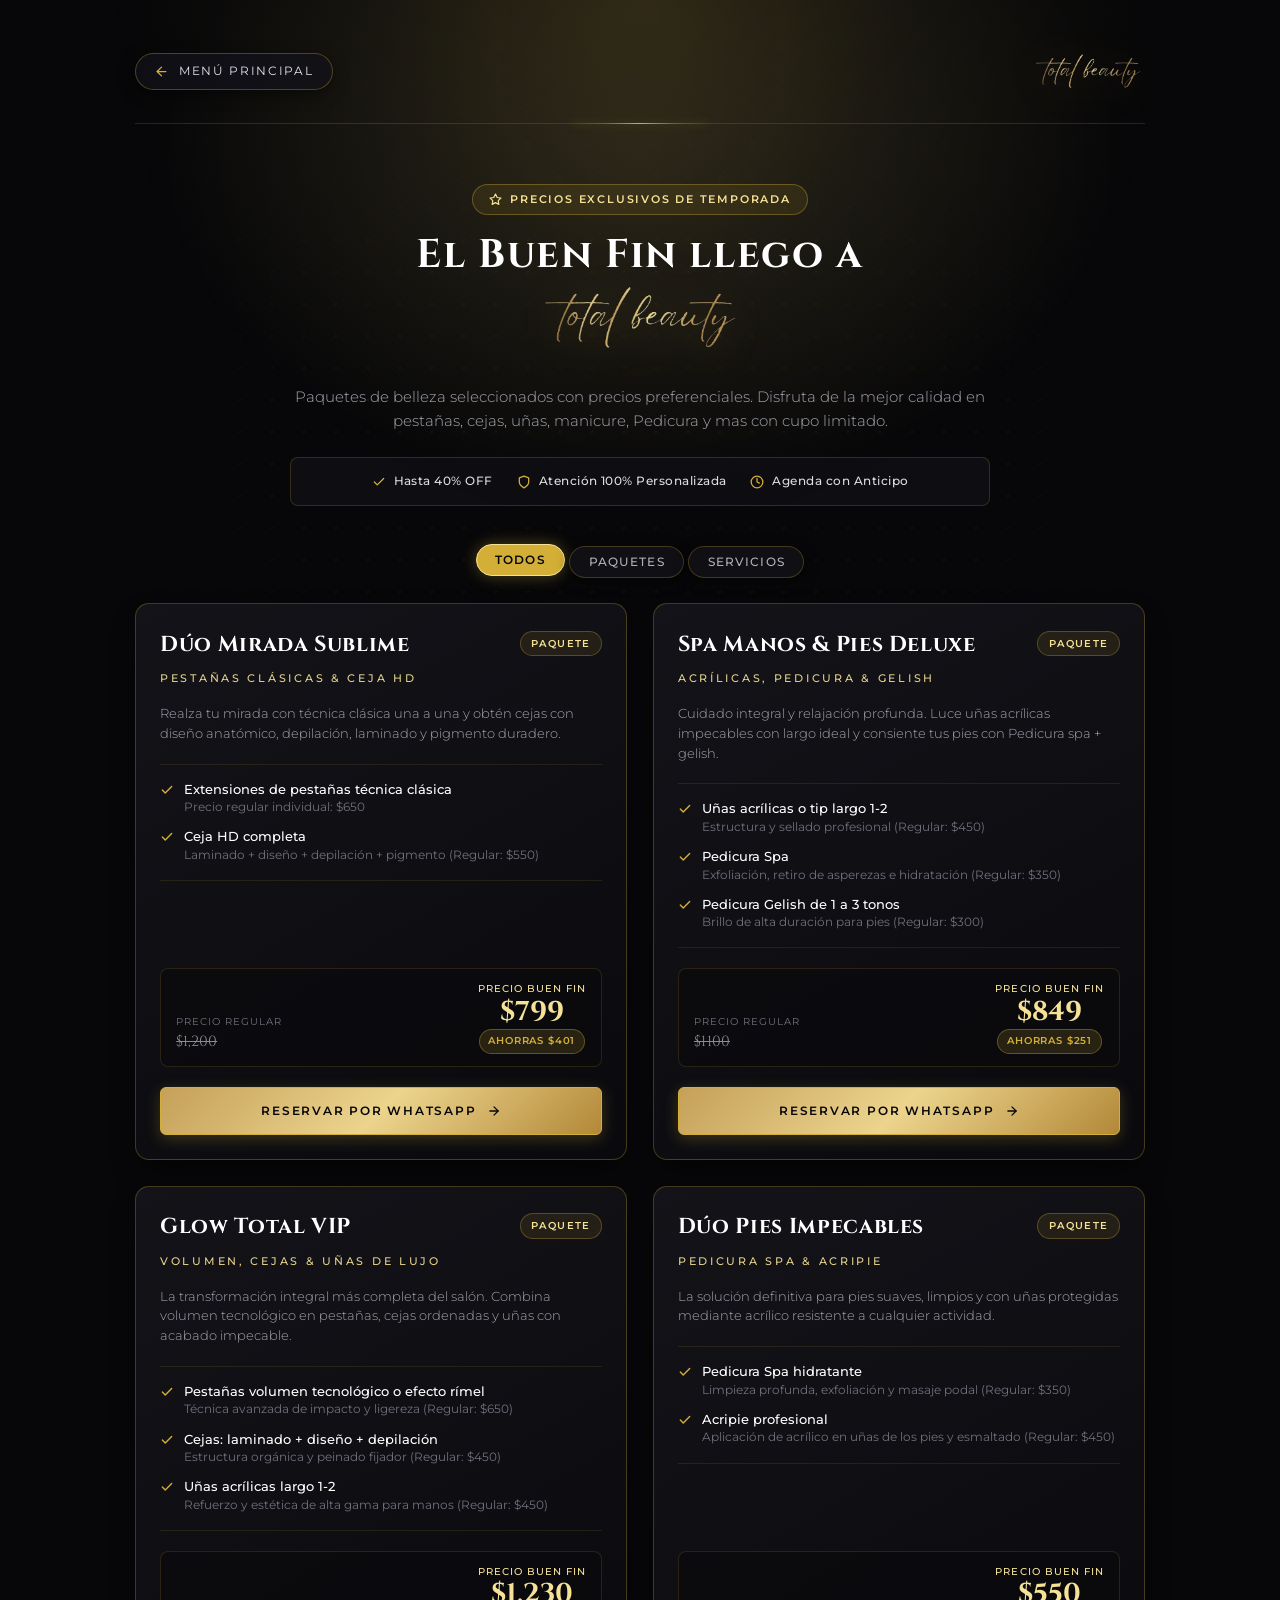
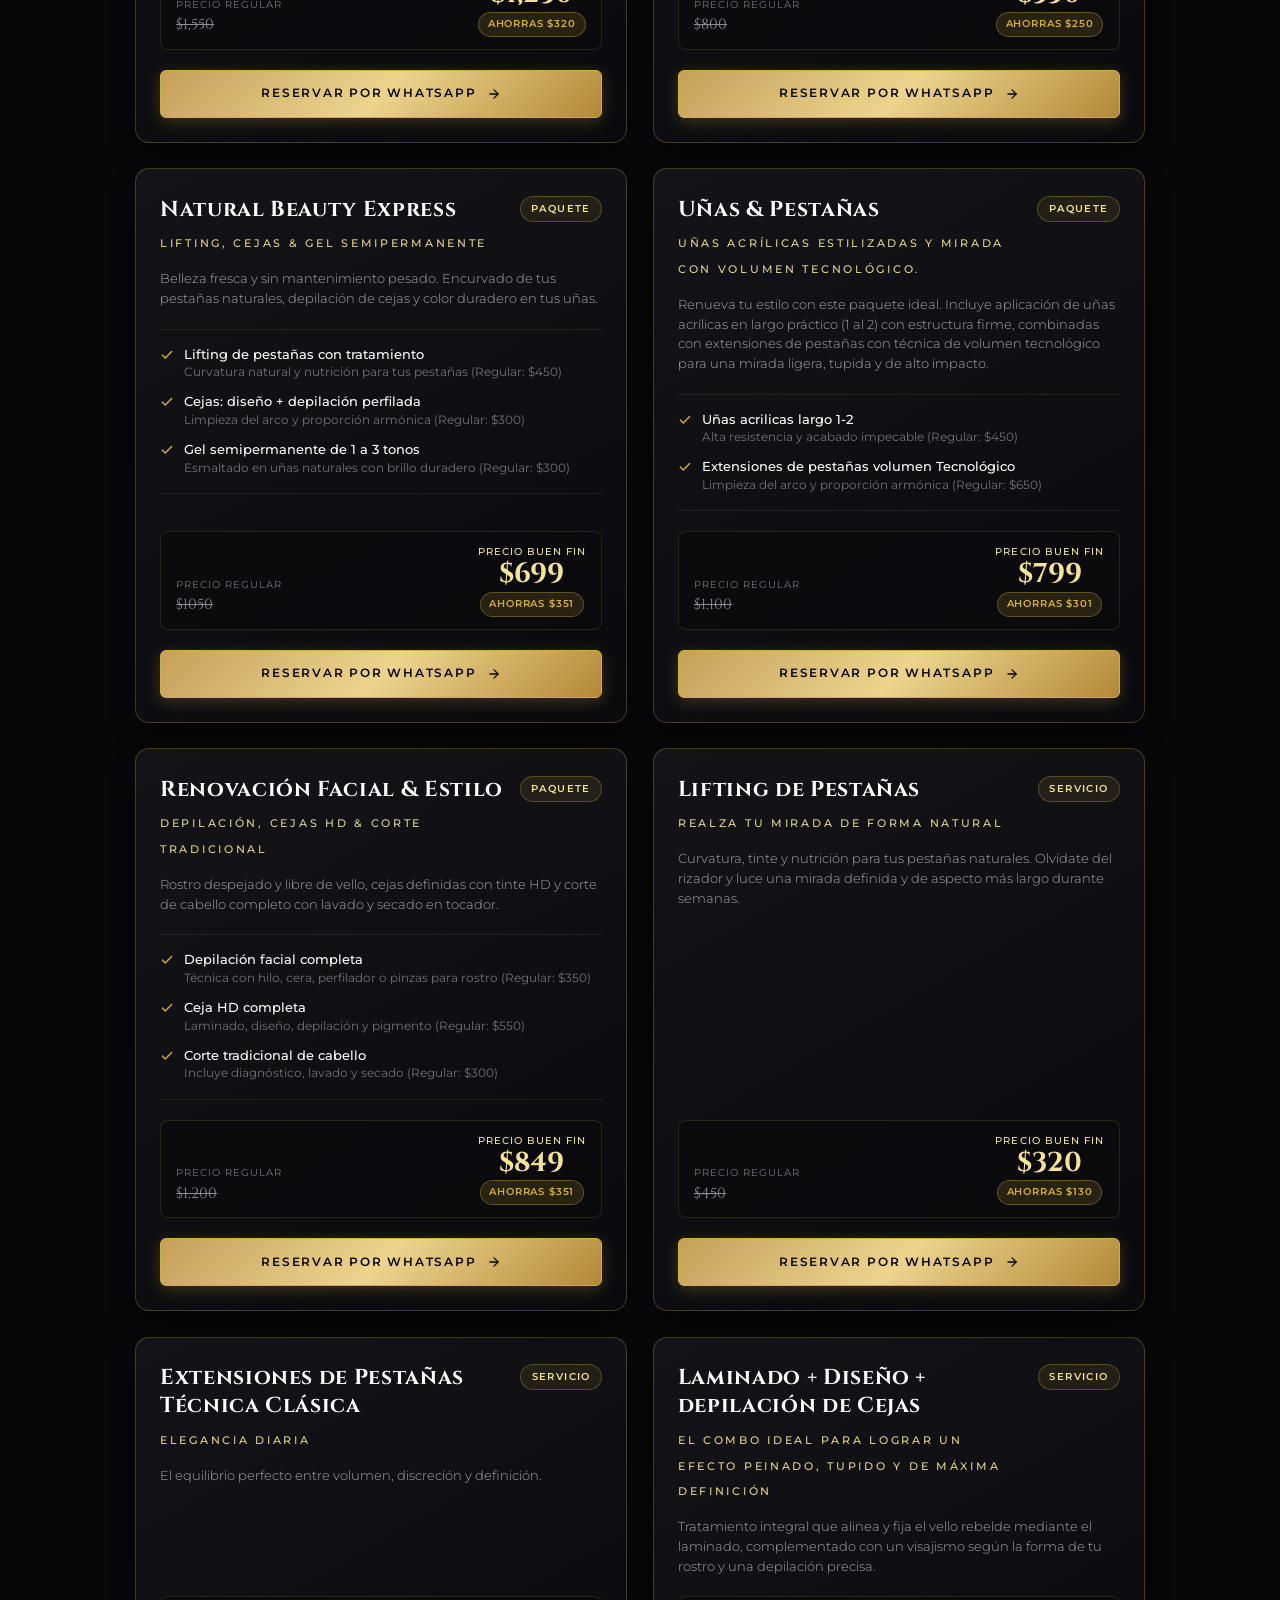
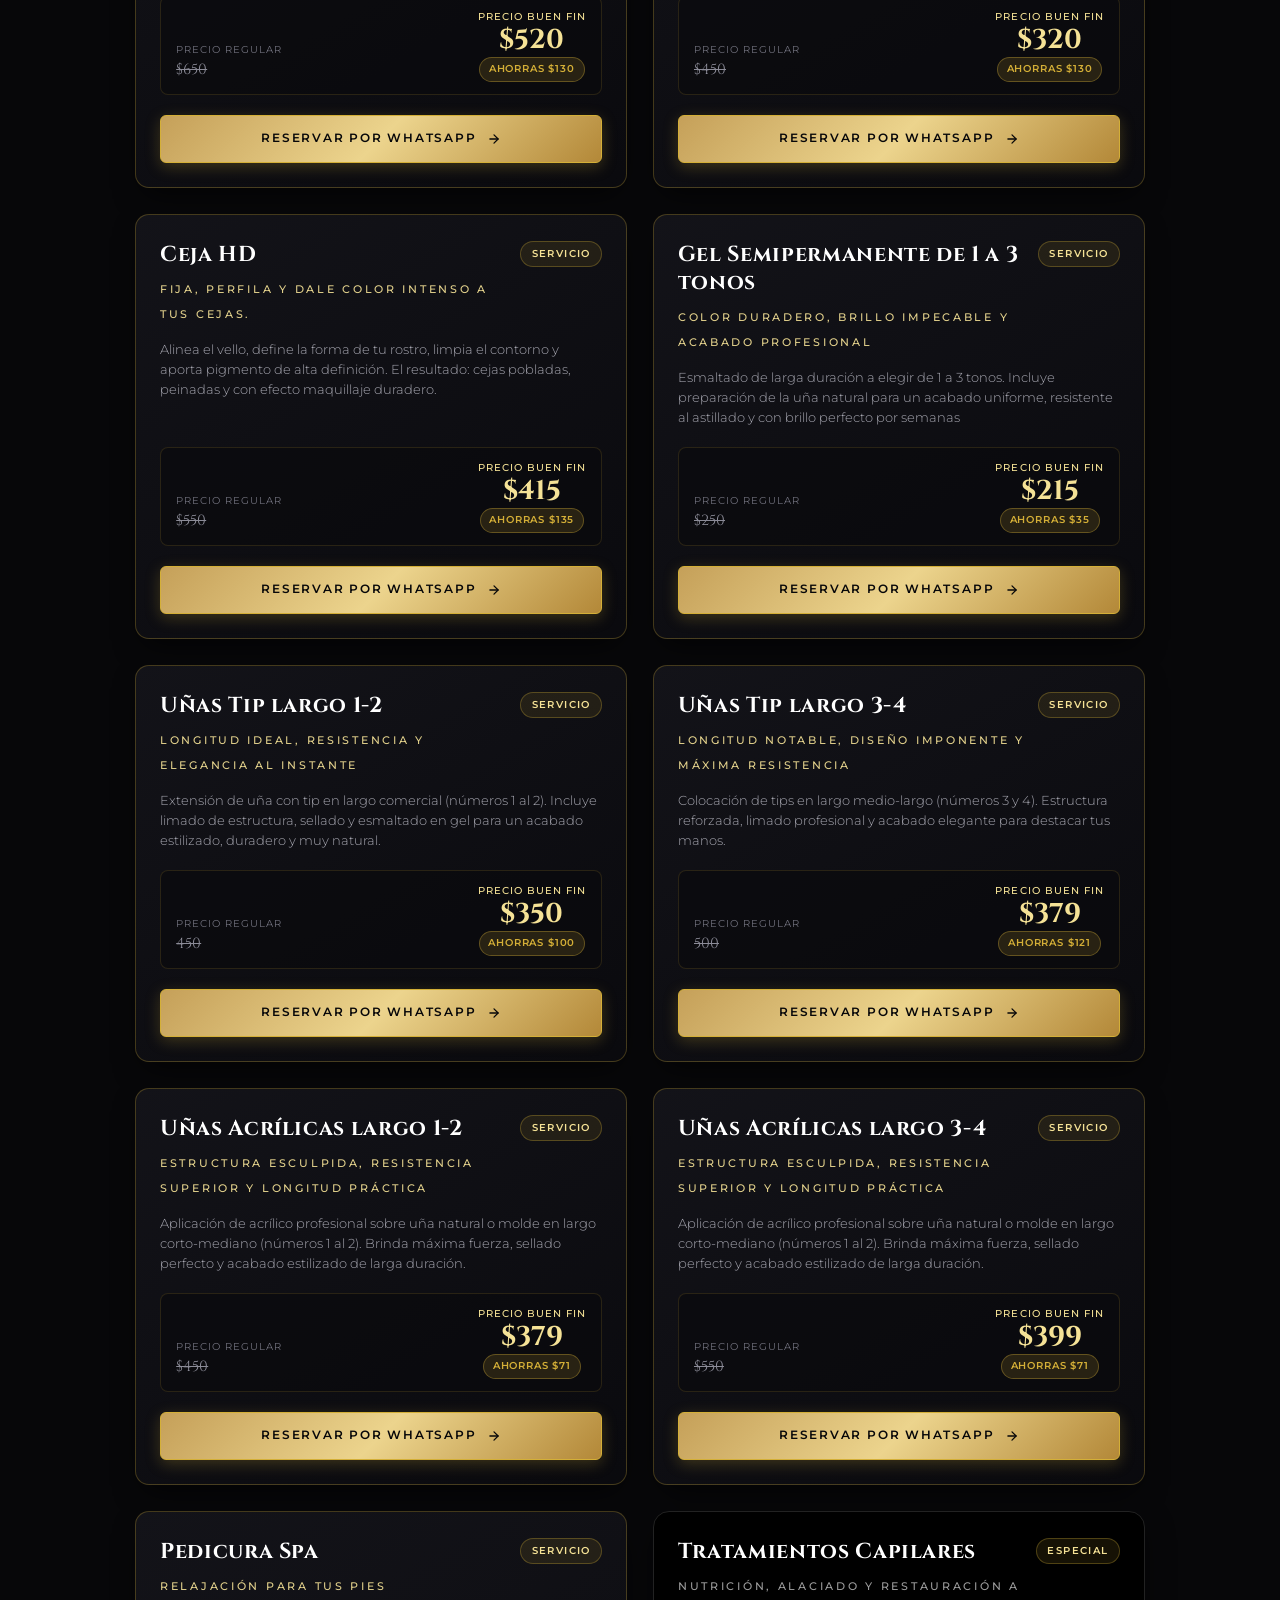
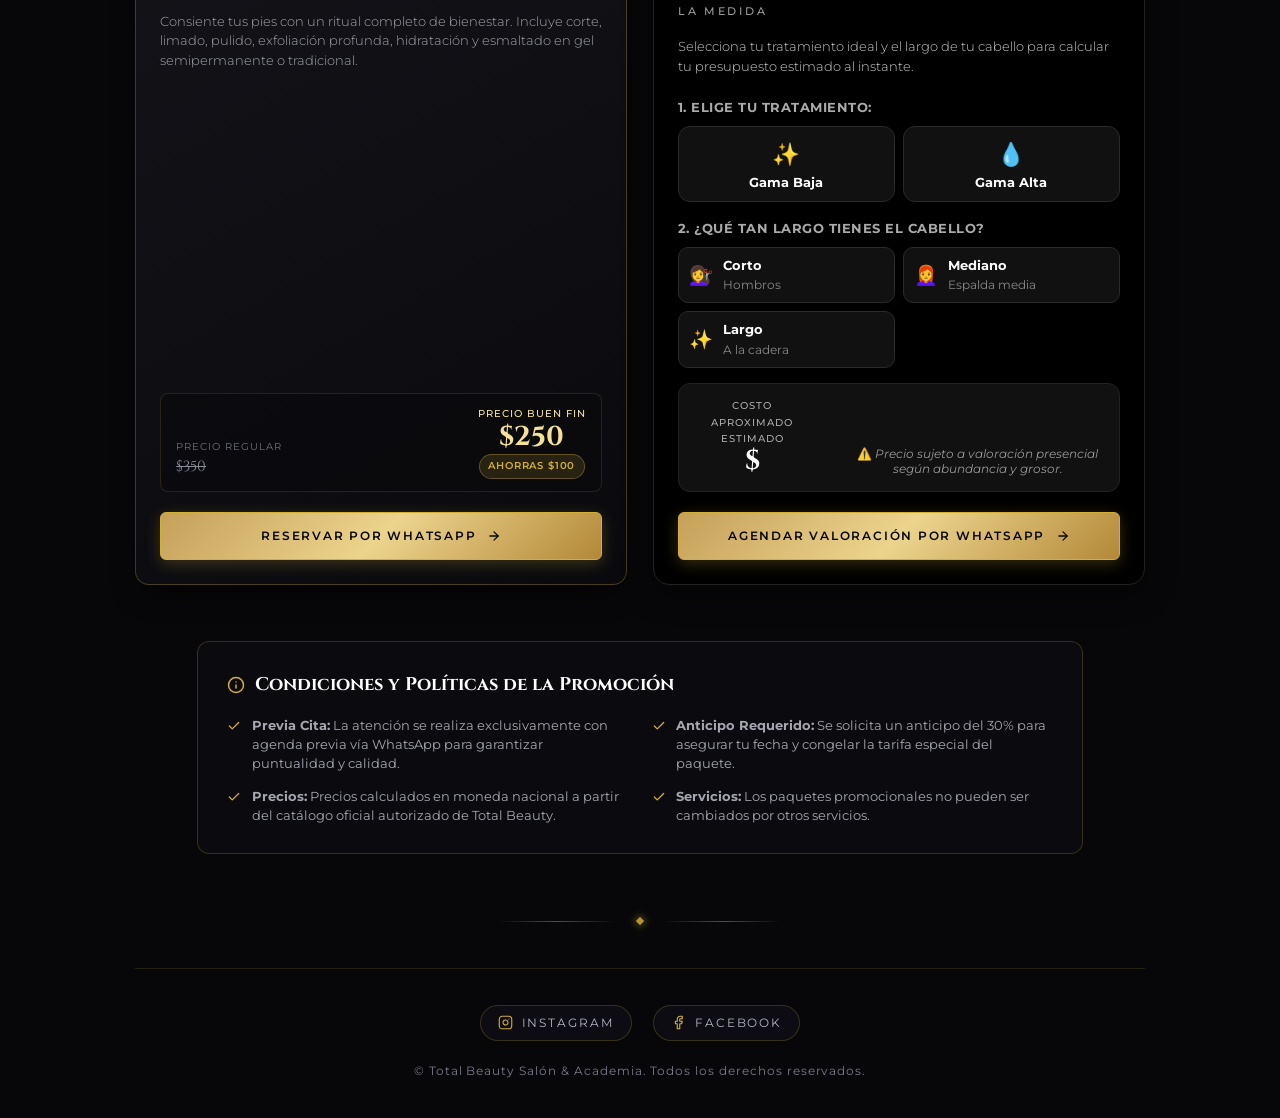
<file: buenfin.html>
<!DOCTYPE html>
<html lang="es">
<head>
  <meta charset="UTF-8">
  <meta name="viewport" content="width=device-width, initial-scale=1.0, maximum-scale=5.0">
  <meta http-equiv="X-UA-Compatible" content="ie=edge">
  
  <title>Total Beauty | Paquetes Exclusivos del Buen Fin</title>
  <meta name="description" content="Paquetes exclusivos de belleza en Total Beauty Salón con motivo del Buen Fin. Descuentos especiales en pestañas, cejas, uñas, manicure y Pedicura basados en el catálogo de precios autorizados.">
  <meta name="theme-color" content="#070709">

  <!-- Favicon -->
  <link rel="icon" type="image/x-icon" href="assets/favicon.ico">

  <!-- Fuentes Premium de Google Fonts -->
  <link rel="preconnect" href="https://fonts.googleapis.com">
  <link rel="preconnect" href="https://fonts.gstatic.com" crossorigin>
  <link href="https://fonts.googleapis.com/css2?family=Cinzel:wght@400;500;600;700&family=Montserrat:wght@300;400;500;600&family=Playfair+Display:ital,wght@0,400;0,600;1,400&display=swap" rel="stylesheet">

  <!-- Hoja de Estilos Principal -->
  <link rel="stylesheet" href="styles.css">
  <style>
    .item {
  display: none; 
}

/* Muestra los elementos cuando están activos */
.item.show {
  display: block; /* o 'flex' dependiendo de cómo diseñes tus tarjetas */
}

/* Estilo visual rápido para el botón activo */
.btn-filtro.active {
  background-color: #000;
  color: #fff;
}



/* Contenedor general y tipografía de la tarjeta capilar */
.hair-card-interactive {
  background: #fff;
  border-radius: 16px;
  box-shadow: 0 10px 30px rgba(0,0,0,0.06);
  border: 1px solid #eaeaea;
  display: flex;
  flex-direction: column;
  justify-content: space-between;
}

.hair-section-title {
  font-size: 0.82rem;
  font-weight: 700;
  text-transform: uppercase;
  letter-spacing: 0.5px;
  color: #555;
  margin: 16px 0 8px 0;
}

/* Contenedor general de la tarjeta con fondo negro */
.hair-card-interactive {
  background: #000000;
  border-radius: 16px;
  box-shadow: 0 10px 30px rgba(0, 0, 0, 0.4);
  border: 1px solid #222222;
  display: flex;
  flex-direction: column;
  justify-content: space-between;
  color: #ffffff;
}

/* Textos principales adaptados para fondo negro */
.hair-card-interactive .package-title {
  color: #ffffff;
}

.hair-card-interactive .option-subtitle {
  color: #aaaaaa;
}

.hair-card-interactive .package-desc {
  color: #cccccc;
}

.hair-section-title {
  font-size: 0.82rem;
  font-weight: 700;
  text-transform: uppercase;
  letter-spacing: 0.5px;
  color: #aaaaaa;
  margin: 16px 0 8px 0;
}

/* Tarjetas de Tratamiento */
.treatment-cards-grid {
  display: grid;
  grid-template-columns: repeat(2, 1fr);
  gap: 8px;
}

.treatment-option-card {
  border: 1.5px solid #2a2a2a;
  border-radius: 12px;
  padding: 10px 8px;
  text-align: center;
  cursor: pointer;
  background: #111111;
  transition: all 0.25s ease;
  display: flex;
  flex-direction: column;
  align-items: center;
  gap: 4px;
}

.treatment-option-card input {
  display: none;
}

.treatment-icon {
  font-size: 1.4rem;
}

.treatment-info strong {
  display: block;
  font-size: 0.8rem;
  color: #ffffff;
  line-height: 1.1;
}

.treatment-info span {
  display: block;
  font-size: 0.7rem;
  color: #888888;
}

/* Estado activo: Resalta en blanco sobre negro para máxima elegancia */
.treatment-option-card.active {
  border-color: #ffffff;
  background: #ffffff;
  color: #000000;
  transform: translateY(-2px);
  box-shadow: 0 6px 15px rgba(255, 255, 255, 0.15);
}

.treatment-option-card.active .treatment-info strong,
.treatment-option-card.active .treatment-info span {
  color: #000000;
}

/* Selector de Largo en Píldoras */
.hair-length-grid {
  display: grid;
  grid-template-columns: repeat(2, 1fr);
  gap: 8px;
}

.length-pill {
  border: 1.5px solid #2a2a2a;
  border-radius: 10px;
  padding: 8px 10px;
  display: flex;
  align-items: center;
  gap: 10px;
  cursor: pointer;
  background: #111111;
  transition: all 0.2s ease;
}

.length-pill input {
  display: none;
}

.pill-icon {
  font-size: 1.2rem;
}

.pill-text {
  display: flex;
  flex-direction: column;
}

.pill-text strong {
  font-size: 0.8rem;
  color: #ffffff;
}

.pill-text small {
  font-size: 0.72rem;
  color: #888888;
}

.length-pill.active {
  border-color: #ffffff;
  background: #1a1a1a;
  box-shadow: 0 2px 8px rgba(0, 0, 0, 0.5);
}

/* Caja de Precios y Disclaimer */
.hair-pricing-box {
  text-align: center;
  background: #111111;
  border-radius: 12px;
  padding: 14px;
  margin-top: 15px;
  border: 1px solid #222222;
}

.hair-pricing-box .package-promo-label {
  color: #aaaaaa;
}

.hair-pricing-box .package-promo-amount {
  color: #ffffff;
}

.animate-price {
  transition: transform 0.2s ease;
  display: contents;
}

.hair-disclaimer {
  font-size: 0.75rem;
  color: #999999;
  margin-left: 39px;
    text-align: center;
  margin-top: 6px;
  line-height: 1.3;
}

/* Responsivo para pantallas pequeñas */
@media (max-width: 480px) {
  .treatment-cards-grid {
    grid-template-columns: 1fr;
  }
  .hair-length-grid {
    grid-template-columns: 1fr;
  }
}
  </style>
</head>
<body class="page-buenfin">

  <!-- Fondos Ambientales -->
  <div class="ambient-glow" aria-hidden="true"></div>
  <div class="ambient-grid" aria-hidden="true"></div>

  <!-- Contenedor Principal del Sitio -->
  <div class="site-wrapper">
    
    <!-- Barra Superior de Navegación -->
    <nav class="academia-nav animate-fade-in" aria-label="Navegación del Buen Fin">
      <a href="index.html" class="btn-back" aria-label="Volver al menú principal">
        <svg xmlns="http://www.w3.org/2000/svg" viewBox="0 0 24 24" fill="none" stroke="currentColor" stroke-width="2" stroke-linecap="round" stroke-linejoin="round">
          <line x1="19" y1="12" x2="5" y2="12"></line>
          <polyline points="12 19 5 12 12 5"></polyline>
        </svg>
        <span>Menú Principal</span>
      </a>

      <!-- Logotipo Oficial a la Derecha -->
      <div class="nav-right-group">
        <a href="index.html" class="brand-logo-container" aria-label="Total Beauty Inicio">
          <img 
            src="assets/images/logoheader.png" 
            alt="Total Beauty Logo" 
            class="brand-logo-img"
            style="max-height: 44px;"
            onerror="this.onerror=null; this.src='assets/images/logo.png';"
          >
        </a>
      </div>
    </nav>

    <!-- Encabezado Hero de El Buen Fin -->
    <header class="buenfin-hero animate-fade-in delay-1">
      <div class="buenfin-badge">
        <svg xmlns="http://www.w3.org/2000/svg" width="13" height="13" viewBox="0 0 24 24" fill="none" stroke="currentColor" stroke-width="2.2" stroke-linecap="round" stroke-linejoin="round">
          <polygon points="12 2 15.09 8.26 22 9.27 17 14.14 18.18 21.02 12 17.77 5.82 21.02 7 14.14 2 9.27 8.91 8.26 12 2"></polygon>
        </svg>
        <span>Precios Exclusivos de Temporada</span>
      </div>

      <h1 class="buenfin-title">
        El Buen Fin  llego a <span><br>
          <img 
            src="assets/images/logoheader.png" 
            alt="Total Beauty Logo" 
            class="brand-logo-img"
            style="max-height: 80px;"
            onerror="this.onerror=null; this.src='assets/images/logo.png';"
          >
          </span>
      </h1>

      <p class="buenfin-subtitle">
        Paquetes de belleza seleccionados con precios preferenciales. Disfruta de la mejor calidad en pestañas, cejas, uñas, manicure, Pedicura y mas con cupo limitado.
      </p>

      <!-- Fila de Beneficios Rápidos -->
      <div class="buenfin-perks-row" aria-label="Garantías del Buen Fin">
        <div class="buenfin-perk-item">
          <svg xmlns="http://www.w3.org/2000/svg" viewBox="0 0 24 24" fill="none" stroke="currentColor" stroke-width="2.2" stroke-linecap="round" stroke-linejoin="round">
            <polyline points="20 6 9 17 4 12"></polyline>
          </svg>
          <span>Hasta 40% OFF</span>
        </div>
        <div class="buenfin-perk-item">
          <svg xmlns="http://www.w3.org/2000/svg" viewBox="0 0 24 24" fill="none" stroke="currentColor" stroke-width="2.2" stroke-linecap="round" stroke-linejoin="round">
            <path d="M12 22s8-4 8-10V5l-8-3-8 3v7c0 6 8 10 8 10z"></path>
          </svg>
          <span>Atención 100% Personalizada</span>
        </div>
        <div class="buenfin-perk-item">
          <svg xmlns="http://www.w3.org/2000/svg" viewBox="0 0 24 24" fill="none" stroke="currentColor" stroke-width="2.2" stroke-linecap="round" stroke-linejoin="round">
            <circle cx="12" cy="12" r="10"></circle>
            <polyline points="12 6 12 12 16 14"></polyline>
          </svg>
          <span>Agenda con Anticipo</span>
        </div>
      </div>
    </header>

<div class="filter-container" style="justify-content: center;align-items: center; text-align: center;">
  <button class="filter-btn active" data-filter="all">Todos</button>
  <button class="filter-btn" data-filter="paquete">Paquetes</button>
  <button class="filter-btn" data-filter="servicios">Servicios</button>
</div>

<br>
    <!-- Cuadrícula de Paquetes Autorizados del Buen Fin -->
    <main class="buenfin-packages-grid animate-fade-in delay-2" role="main">

      <!-- Paquete 1: Mirada Sublime -->
      <article class="package-card" data-category="paquete">
        <div>
          <div class="package-header">
            <div>
              <h2 class="package-title">Dúo Mirada Sublime</h2>
              <span class="option-subtitle">Pestañas Clásicas &amp; Ceja HD</span>
            </div>
            <span class="package-badge">Paquete</span>
          </div>

          <p class="package-desc">
            Realza tu mirada con técnica clásica una a una y obtén cejas con diseño anatómico, depilación, laminado y pigmento duradero.
          </p>

          <ul class="package-services-list">
            <li class="package-service-item">
              <svg xmlns="http://www.w3.org/2000/svg" viewBox="0 0 24 24" fill="none" stroke="currentColor" stroke-width="2.4" stroke-linecap="round" stroke-linejoin="round">
                <polyline points="20 6 9 17 4 12"></polyline>
              </svg>
              <div>
                <span class="package-service-name">Extensiones de pestañas técnica clásica</span>
                <span class="package-service-detail">Precio regular individual: $650</span>
              </div>
            </li>
            <li class="package-service-item">
              <svg xmlns="http://www.w3.org/2000/svg" viewBox="0 0 24 24" fill="none" stroke="currentColor" stroke-width="2.4" stroke-linecap="round" stroke-linejoin="round">
                <polyline points="20 6 9 17 4 12"></polyline>
              </svg>
              <div>
                <span class="package-service-name">Ceja HD completa</span>
                <span class="package-service-detail">Laminado + diseño + depilación + pigmento (Regular: $550)</span>
              </div>
            </li>
          </ul>
        </div>

        <div>
          <div class="package-pricing-wrap">
            <div class="package-price-regular">
              <span class="package-regular-label">Precio Regular</span>
              <span class="package-regular-amount">$1,200</span>
            </div>
            <div class="package-price-promo">
              <span class="package-promo-label">Precio Buen Fin</span>
              <span class="package-promo-amount">$799</span>
              <span class="package-savings-pill">Ahorras $401</span>
            </div>
          </div>

          <a href="https://api.whatsapp.com/send?phone=525650560824&text=Hola%20Total%20Beauty,%20deseo%20reservar%20el%20Paquete%20D%C3%BAo%20Mirada%20Sublime%20($699)%20de%20la%20promoci%C3%B3n%20del%20Buen%20Fin." target="_blank" rel="noopener noreferrer" class="btn-package-book" aria-label="Reservar Paquete Dúo Mirada Sublime por WhatsApp">
            <span>Reservar por WhatsApp</span>
            <svg xmlns="http://www.w3.org/2000/svg" viewBox="0 0 24 24" fill="none" stroke="currentColor" stroke-width="2.2" stroke-linecap="round" stroke-linejoin="round">
              <line x1="5" y1="12" x2="19" y2="12"></line>
              <polyline points="12 5 19 12 12 19"></polyline>
            </svg>
          </a>
        </div>
      </article>

      <!-- Paquete 2: Spa Manos & Pies Deluxe -->
      <article class="package-card" data-category="paquete">
        <div>
          <div class="package-header">
            <div>
              <h2 class="package-title">Spa Manos &amp; Pies Deluxe</h2>
              <span class="option-subtitle">Acrílicas, Pedicura &amp; Gelish</span>
            </div>
            <span class="package-badge">Paquete</span>
          </div>

          <p class="package-desc">
            Cuidado integral y relajación profunda. Luce uñas acrílicas impecables con largo ideal y consiente tus pies con Pedicura spa + gelish.
          </p>

          <ul class="package-services-list">
            <li class="package-service-item">
              <svg xmlns="http://www.w3.org/2000/svg" viewBox="0 0 24 24" fill="none" stroke="currentColor" stroke-width="2.4" stroke-linecap="round" stroke-linejoin="round">
                <polyline points="20 6 9 17 4 12"></polyline>
              </svg>
              <div>
                <span class="package-service-name">Uñas acrílicas o tip largo 1-2</span>
                <span class="package-service-detail">Estructura y sellado profesional (Regular: $450)</span>
              </div>
            </li>
            <li class="package-service-item">
              <svg xmlns="http://www.w3.org/2000/svg" viewBox="0 0 24 24" fill="none" stroke="currentColor" stroke-width="2.4" stroke-linecap="round" stroke-linejoin="round">
                <polyline points="20 6 9 17 4 12"></polyline>
              </svg>
              <div>
                <span class="package-service-name">Pedicura Spa</span>
                <span class="package-service-detail">Exfoliación, retiro de asperezas e hidratación (Regular: $350)</span>
              </div>
            </li>
            <li class="package-service-item">
              <svg xmlns="http://www.w3.org/2000/svg" viewBox="0 0 24 24" fill="none" stroke="currentColor" stroke-width="2.4" stroke-linecap="round" stroke-linejoin="round">
                <polyline points="20 6 9 17 4 12"></polyline>
              </svg>
              <div>
                <span class="package-service-name">Pedicura Gelish de 1 a 3 tonos</span>
                <span class="package-service-detail">Brillo de alta duración para pies (Regular: $300)</span>
              </div>
            </li>
          </ul>
        </div>

        <div>
          <div class="package-pricing-wrap">
            <div class="package-price-regular">
              <span class="package-regular-label">Precio Regular</span>
              <span class="package-regular-amount">$1100</span>
            </div>
            <div class="package-price-promo">
              <span class="package-promo-label">Precio Buen Fin</span>
              <span class="package-promo-amount">$849</span>
              <span class="package-savings-pill">Ahorras $251</span>
            </div>
          </div>

          <a href="https://api.whatsapp.com/send?phone=525650560824&text=Hola%20Total%20Beauty,%20deseo%20reservar%20el%20Paquete%20Spa%20Manos%20y%20Pies%20Deluxe%20($649)%20de%20la%20promoci%C3%B3n%20del%20Buen%20Fin." target="_blank" rel="noopener noreferrer" class="btn-package-book" aria-label="Reservar Paquete Spa Manos y Pies Deluxe por WhatsApp">
            <span>Reservar por WhatsApp</span>
            <svg xmlns="http://www.w3.org/2000/svg" viewBox="0 0 24 24" fill="none" stroke="currentColor" stroke-width="2.2" stroke-linecap="round" stroke-linejoin="round">
              <line x1="5" y1="12" x2="19" y2="12"></line>
              <polyline points="12 5 19 12 12 19"></polyline>
            </svg>
          </a>
        </div>
      </article>

      <!-- Paquete 3: Glow Total VIP -->
      <article class="package-card" data-category="paquete">
        <div>
          <div class="package-header">
            <div>
              <h2 class="package-title">Glow Total VIP</h2>
              <span class="option-subtitle">Volumen, Cejas &amp; Uñas de Lujo</span>
            </div>
            <span class="package-badge">Paquete</span>
          </div>

          <p class="package-desc">
            La transformación integral más completa del salón. Combina volumen tecnológico en pestañas, cejas ordenadas y uñas con acabado impecable.
          </p>

          <ul class="package-services-list">
            <li class="package-service-item">
              <svg xmlns="http://www.w3.org/2000/svg" viewBox="0 0 24 24" fill="none" stroke="currentColor" stroke-width="2.4" stroke-linecap="round" stroke-linejoin="round">
                <polyline points="20 6 9 17 4 12"></polyline>
              </svg>
              <div>
                <span class="package-service-name">Pestañas volumen tecnológico o efecto rímel</span>
                <span class="package-service-detail">Técnica avanzada de impacto y ligereza (Regular: $650)</span>
              </div>
            </li>
            <li class="package-service-item">
              <svg xmlns="http://www.w3.org/2000/svg" viewBox="0 0 24 24" fill="none" stroke="currentColor" stroke-width="2.4" stroke-linecap="round" stroke-linejoin="round">
                <polyline points="20 6 9 17 4 12"></polyline>
              </svg>
              <div>
                <span class="package-service-name">Cejas: laminado + diseño + depilación</span>
                <span class="package-service-detail">Estructura orgánica y peinado fijador (Regular: $450)</span>
              </div>
            </li>
            <li class="package-service-item">
              <svg xmlns="http://www.w3.org/2000/svg" viewBox="0 0 24 24" fill="none" stroke="currentColor" stroke-width="2.4" stroke-linecap="round" stroke-linejoin="round">
                <polyline points="20 6 9 17 4 12"></polyline>
              </svg>
              <div>
                <span class="package-service-name">Uñas acrílicas largo 1-2</span>
                <span class="package-service-detail">Refuerzo y estética de alta gama para manos (Regular: $450)</span>
              </div>
            </li>
          </ul>
        </div>

        <div>
          <div class="package-pricing-wrap">
            <div class="package-price-regular">
              <span class="package-regular-label">Precio Regular</span>
              <span class="package-regular-amount">$1,550</span>
            </div>
            <div class="package-price-promo">
              <span class="package-promo-label">Precio Buen Fin</span>
              <span class="package-promo-amount">$1,230</span>
              <span class="package-savings-pill">Ahorras $320</span>
            </div>
          </div>

          <a href="https://api.whatsapp.com/send?phone=525650560824&text=Hola%20Total%20Beauty,%20deseo%20reservar%20el%20Paquete%20Glow%20Total%20VIP%20($899)%20de%20la%20promoci%C3%B3n%20del%20Buen%20Fin." target="_blank" rel="noopener noreferrer" class="btn-package-book" aria-label="Reservar Paquete Glow Total VIP por WhatsApp">
            <span>Reservar por WhatsApp</span>
            <svg xmlns="http://www.w3.org/2000/svg" viewBox="0 0 24 24" fill="none" stroke="currentColor" stroke-width="2.2" stroke-linecap="round" stroke-linejoin="round">
              <line x1="5" y1="12" x2="19" y2="12"></line>
              <polyline points="12 5 19 12 12 19"></polyline>
            </svg>
          </a>
        </div>
      </article>

      <!-- Paquete 4: Dúo Pies Impecables -->
      <article class="package-card" data-category="paquete">
        <div>
          <div class="package-header">
            <div>
              <h2 class="package-title">Dúo Pies Impecables</h2>
              <span class="option-subtitle">Pedicura Spa &amp; Acripie</span>
            </div>
            <span class="package-badge">Paquete</span>
          </div>

          <p class="package-desc">
            La solución definitiva para pies suaves, limpios y con uñas protegidas mediante acrílico resistente a cualquier actividad.
          </p>

          <ul class="package-services-list">
            <li class="package-service-item">
              <svg xmlns="http://www.w3.org/2000/svg" viewBox="0 0 24 24" fill="none" stroke="currentColor" stroke-width="2.4" stroke-linecap="round" stroke-linejoin="round">
                <polyline points="20 6 9 17 4 12"></polyline>
              </svg>
              <div>
                <span class="package-service-name">Pedicura Spa hidratante</span>
                <span class="package-service-detail">Limpieza profunda, exfoliación y masaje podal (Regular: $350)</span>
              </div>
            </li>
            <li class="package-service-item">
              <svg xmlns="http://www.w3.org/2000/svg" viewBox="0 0 24 24" fill="none" stroke="currentColor" stroke-width="2.4" stroke-linecap="round" stroke-linejoin="round">
                <polyline points="20 6 9 17 4 12"></polyline>
              </svg>
              <div>
                <span class="package-service-name">Acripie profesional</span>
                <span class="package-service-detail">Aplicación de acrílico en uñas de los pies y esmaltado (Regular: $450)</span>
              </div>
            </li>
          </ul>
        </div>

        <div>
          <div class="package-pricing-wrap">
            <div class="package-price-regular">
              <span class="package-regular-label">Precio Regular</span>
              <span class="package-regular-amount">$800</span>
            </div>
            <div class="package-price-promo">
              <span class="package-promo-label">Precio Buen Fin</span>
              <span class="package-promo-amount">$550</span>
              <span class="package-savings-pill">Ahorras $250</span>
            </div>
          </div>

          <a href="https://api.whatsapp.com/send?phone=525650560824&text=Hola%20Total%20Beauty,%20deseo%20reservar%20el%20Paquete%20D%C3%BAo%20Pies%20Impecables%20($429)%20de%20la%20promoci%C3%B3n%20del%20Buen%20Fin." target="_blank" rel="noopener noreferrer" class="btn-package-book" aria-label="Reservar Paquete Dúo Pies Impecables por WhatsApp">
            <span>Reservar por WhatsApp</span>
            <svg xmlns="http://www.w3.org/2000/svg" viewBox="0 0 24 24" fill="none" stroke="currentColor" stroke-width="2.2" stroke-linecap="round" stroke-linejoin="round">
              <line x1="5" y1="12" x2="19" y2="12"></line>
              <polyline points="12 5 19 12 12 19"></polyline>
            </svg>
          </a>
        </div>
      </article>

      <!-- Paquete 5: Natural Beauty Express -->
      <article class="package-card" data-category="paquete">
        <div>
          <div class="package-header">
            <div>
              <h2 class="package-title">Natural Beauty Express</h2>
              <span class="option-subtitle">Lifting, Cejas &amp; Gel Semipermanente</span>
            </div>
            <span class="package-badge">Paquete</span>
          </div>

          <p class="package-desc">
            Belleza fresca y sin mantenimiento pesado. Encurvado de tus pestañas naturales, depilación de cejas y color duradero en tus uñas.
          </p>

          <ul class="package-services-list">
            <li class="package-service-item">
              <svg xmlns="http://www.w3.org/2000/svg" viewBox="0 0 24 24" fill="none" stroke="currentColor" stroke-width="2.4" stroke-linecap="round" stroke-linejoin="round">
                <polyline points="20 6 9 17 4 12"></polyline>
              </svg>
              <div>
                <span class="package-service-name">Lifting de pestañas con tratamiento</span>
                <span class="package-service-detail">Curvatura natural y nutrición para tus pestañas (Regular: $450)</span>
              </div>
            </li>
            <li class="package-service-item">
              <svg xmlns="http://www.w3.org/2000/svg" viewBox="0 0 24 24" fill="none" stroke="currentColor" stroke-width="2.4" stroke-linecap="round" stroke-linejoin="round">
                <polyline points="20 6 9 17 4 12"></polyline>
              </svg>
              <div>
                <span class="package-service-name">Cejas: diseño + depilación perfilada</span>
                <span class="package-service-detail">Limpieza del arco y proporción armónica (Regular: $300)</span>
              </div>
            </li>
            <li class="package-service-item">
              <svg xmlns="http://www.w3.org/2000/svg" viewBox="0 0 24 24" fill="none" stroke="currentColor" stroke-width="2.4" stroke-linecap="round" stroke-linejoin="round">
                <polyline points="20 6 9 17 4 12"></polyline>
              </svg>
              <div>
                <span class="package-service-name">Gel semipermanente de 1 a 3 tonos</span>
                <span class="package-service-detail">Esmaltado en uñas naturales con brillo duradero (Regular: $300)</span>
              </div>
            </li>
          </ul>
        </div>

        <div>
          <div class="package-pricing-wrap">
            <div class="package-price-regular">
              <span class="package-regular-label">Precio Regular</span>
              <span class="package-regular-amount">$1050</span>
            </div>
            <div class="package-price-promo">
              <span class="package-promo-label">Precio Buen Fin</span>
              <span class="package-promo-amount">$699</span>
              <span class="package-savings-pill">Ahorras $351</span>
            </div>
          </div>

          <a href="https://api.whatsapp.com/send?phone=525650560824&text=Hola%20Total%20Beauty,%20deseo%20reservar%20el%20Paquete%20Natural%20Beauty%20Express%20($529)%20de%20la%20promoci%C3%B3n%20del%20Buen%20Fin." target="_blank" rel="noopener noreferrer" class="btn-package-book" aria-label="Reservar Paquete Natural Beauty Express por WhatsApp">
            <span>Reservar por WhatsApp</span>
            <svg xmlns="http://www.w3.org/2000/svg" viewBox="0 0 24 24" fill="none" stroke="currentColor" stroke-width="2.2" stroke-linecap="round" stroke-linejoin="round">
              <line x1="5" y1="12" x2="19" y2="12"></line>
              <polyline points="12 5 19 12 12 19"></polyline>
            </svg>
          </a>
        </div>
      </article>


        <!-- Paquete nuevo: Uñas y Pestañas -->
      <article class="package-card" data-category="paquete">
        <div>
          <div class="package-header">
            <div>
              <h2 class="package-title">Uñas &amp; Pestañas </h2>
              <span class="option-subtitle">Uñas acrílicas estilizadas y mirada con volumen tecnológico.</span>
            </div>
            <span class="package-badge">Paquete</span>
          </div>

          <p class="package-desc">
            Renueva tu estilo con este paquete ideal. Incluye aplicación de uñas acrílicas en largo práctico (1 al 2) con estructura firme, combinadas con extensiones de pestañas con técnica de volumen tecnológico para una mirada ligera, tupida y de alto impacto.
          </p>

          <ul class="package-services-list">
            <li class="package-service-item">
              <svg xmlns="http://www.w3.org/2000/svg" viewBox="0 0 24 24" fill="none" stroke="currentColor" stroke-width="2.4" stroke-linecap="round" stroke-linejoin="round">
                <polyline points="20 6 9 17 4 12"></polyline>
              </svg>
              <div>
                <span class="package-service-name">Uñas acrilicas largo 1-2</span>
                <span class="package-service-detail">Alta resistencia y acabado impecable (Regular: $450)</span>
              </div>
            </li>
            <li class="package-service-item">
              <svg xmlns="http://www.w3.org/2000/svg" viewBox="0 0 24 24" fill="none" stroke="currentColor" stroke-width="2.4" stroke-linecap="round" stroke-linejoin="round">
                <polyline points="20 6 9 17 4 12"></polyline>
              </svg>
              <div>
                <span class="package-service-name">Extensiones de pestañas volumen Tecnológico</span>
                <span class="package-service-detail">Limpieza del arco y proporción armónica (Regular: $650)</span>
              </div>
            </li>
          </ul>
        </div>

        <div>
          <div class="package-pricing-wrap">
            <div class="package-price-regular">
              <span class="package-regular-label">Precio Regular</span>
              <span class="package-regular-amount">$1,100</span>
            </div>
            <div class="package-price-promo">
              <span class="package-promo-label">Precio Buen Fin</span>
              <span class="package-promo-amount">$799</span>
              <span class="package-savings-pill">Ahorras $301</span>
            </div>
          </div>

          <a href="https://api.whatsapp.com/send?phone=525650560824&text=Hola%20Total%20Beauty,%20deseo%20reservar%20el%20Paquete%20Natural%20Beauty%20Express%20($529)%20de%20la%20promoci%C3%B3n%20del%20Buen%20Fin." target="_blank" rel="noopener noreferrer" class="btn-package-book" aria-label="Reservar Paquete Natural Beauty Express por WhatsApp">
            <span>Reservar por WhatsApp</span>
            <svg xmlns="http://www.w3.org/2000/svg" viewBox="0 0 24 24" fill="none" stroke="currentColor" stroke-width="2.2" stroke-linecap="round" stroke-linejoin="round">
              <line x1="5" y1="12" x2="19" y2="12"></line>
              <polyline points="12 5 19 12 12 19"></polyline>
            </svg>
          </a>
        </div>
      </article>


      <!-- Paquete 6: Renovación Facial & Estilo -->
      <article class="package-card" data-category="paquete">
        <div>
          <div class="package-header">
            <div>
              <h2 class="package-title">Renovación Facial &amp; Estilo</h2>
              <span class="option-subtitle">Depilación, Cejas HD &amp; Corte Tradicional</span>
            </div>
            <span class="package-badge">Paquete</span>
          </div>

          <p class="package-desc">
            Rostro despejado y libre de vello, cejas definidas con tinte HD y corte de cabello completo con lavado y secado en tocador.
          </p>

          <ul class="package-services-list">
            <li class="package-service-item">
              <svg xmlns="http://www.w3.org/2000/svg" viewBox="0 0 24 24" fill="none" stroke="currentColor" stroke-width="2.4" stroke-linecap="round" stroke-linejoin="round">
                <polyline points="20 6 9 17 4 12"></polyline>
              </svg>
              <div>
                <span class="package-service-name">Depilación facial completa</span>
                <span class="package-service-detail">Técnica con hilo, cera, perfilador o pinzas para rostro (Regular: $350)</span>
              </div>
            </li>
            <li class="package-service-item">
              <svg xmlns="http://www.w3.org/2000/svg" viewBox="0 0 24 24" fill="none" stroke="currentColor" stroke-width="2.4" stroke-linecap="round" stroke-linejoin="round">
                <polyline points="20 6 9 17 4 12"></polyline>
              </svg>
              <div>
                <span class="package-service-name">Ceja HD completa</span>
                <span class="package-service-detail">Laminado, diseño, depilación y pigmento (Regular: $550)</span>
              </div>
            </li>
            <li class="package-service-item">
              <svg xmlns="http://www.w3.org/2000/svg" viewBox="0 0 24 24" fill="none" stroke="currentColor" stroke-width="2.4" stroke-linecap="round" stroke-linejoin="round">
                <polyline points="20 6 9 17 4 12"></polyline>
              </svg>
              <div>
                <span class="package-service-name">Corte tradicional de cabello</span>
                <span class="package-service-detail">Incluye diagnóstico, lavado y secado (Regular: $300)</span>
              </div>
            </li>
          </ul>
        </div>

        <div>
          <div class="package-pricing-wrap">
            <div class="package-price-regular">
              <span class="package-regular-label">Precio Regular</span>
              <span class="package-regular-amount">$1,200</span>
            </div>
            <div class="package-price-promo">
              <span class="package-promo-label">Precio Buen Fin</span>
              <span class="package-promo-amount">$849</span>
              <span class="package-savings-pill">Ahorras $351</span>
            </div>
          </div>

          <a href="https://api.whatsapp.com/send?phone=525650560824&text=Hola%20Total%20Beauty,%20deseo%20reservar%20el%20Paquete%20Renovaci%C3%B3n%20Facial%20y%20Estilo%20($649)%20de%20la%20promoci%C3%B3n%20del%20Buen%20Fin." target="_blank" rel="noopener noreferrer" class="btn-package-book" aria-label="Reservar Paquete Renovación Facial y Estilo por WhatsApp">
            <span>Reservar por WhatsApp</span>
            <svg xmlns="http://www.w3.org/2000/svg" viewBox="0 0 24 24" fill="none" stroke="currentColor" stroke-width="2.2" stroke-linecap="round" stroke-linejoin="round">
              <line x1="5" y1="12" x2="19" y2="12"></line>
              <polyline points="12 5 19 12 12 19"></polyline>
            </svg>
          </a>
        </div>
      </article>




<!-- Servicio 1: Lifting de pestañas -->
<article class="package-card" data-category="servicios">
<div>
<div class="package-header">
<div>
<h2 class="package-title">Lifting de Pestañas</h2>
<span class="option-subtitle"> Realza tu mirada de forma natural</span>
</div>
<span class="package-badge">Servicio</span>
</div>

<p class="package-desc">
Curvatura, tinte y nutrición para tus pestañas naturales. Olvídate del rizador y luce una mirada definida y de aspecto más largo durante semanas.
</p>

</div>

<div>
<div class="package-pricing-wrap">
<div class="package-price-regular">
<span class="package-regular-label">Precio Regular</span>
<span class="package-regular-amount">$450</span>
</div>
<div class="package-price-promo">
<span class="package-promo-label">Precio Buen Fin</span>
<span class="package-promo-amount">$320</span>
<span class="package-savings-pill">Ahorras $130</span>
</div>
</div>

<a href="https://api.whatsapp.com/send?phone=5650560824&text=Hola%20Total%20Beauty.%20Deseo%20agendar%20el%20servicio%20de%20lifting%20de%20pesta%C3%B1as%20con%20descuento%20del%20Buen%20Fin." target="_blank" rel="noopener noreferrer" class="btn-package-book" aria-label="Reservar servicio por WhatsApp">
<span>Reservar por WhatsApp</span>
<svg xmlns="http://www.w3.org/2000/svg" viewBox="0 0 24 24" fill="none" stroke="currentColor" stroke-width="2.2" stroke-linecap="round" stroke-linejoin="round">
<line x1="5" y1="12" x2="19" y2="12"></line>
<polyline points="12 5 19 12 12 19"></polyline>
</svg>
</a>
</div>
</article>

<!-- Servicio 2: Extensiones de pestañas Tecnica Clasica -->
<article class="package-card" data-category="servicios">
<div>
<div class="package-header">
<div>
<h2 class="package-title">Extensiones de Pestañas Técnica Clásica</h2>
<span class="option-subtitle"> Elegancia diaria</span>
</div>
<span class="package-badge">Servicio</span>
</div>

<p class="package-desc">
El equilibrio perfecto entre volumen, discreción y definición.
</p>

</div>

<div>
<div class="package-pricing-wrap">
<div class="package-price-regular">
<span class="package-regular-label">Precio Regular</span>
<span class="package-regular-amount">$650</span>
</div>
<div class="package-price-promo">
<span class="package-promo-label">Precio Buen Fin</span>
<span class="package-promo-amount">$520</span>
<span class="package-savings-pill">Ahorras $130</span>
</div>
</div>

<a href="https://api.whatsapp.com/send?phone=5650560824&text=Hola%20Total%20Beauty.%20Deseo%20agendar%20el%20servicio%20de%20Extensiones%20de%20pesta%C3%B1as%20T%C3%A9cnica%20Cl%C3%A1sica%20con%20descuento%20del%20Buen%20Fin." target="_blank" rel="noopener noreferrer" class="btn-package-book" aria-label="Reservar servicio por WhatsApp">
<span>Reservar por WhatsApp</span>
<svg xmlns="http://www.w3.org/2000/svg" viewBox="0 0 24 24" fill="none" stroke="currentColor" stroke-width="2.2" stroke-linecap="round" stroke-linejoin="round">
<line x1="5" y1="12" x2="19" y2="12"></line>
<polyline points="12 5 19 12 12 19"></polyline>
</svg>
</a>
</div>
</article>

<!-- Servicio 3: Laminado + Diseño + depiación de Cejas -->
<article class="package-card" data-category="servicios">
<div>
<div class="package-header">
<div>
<h2 class="package-title">Laminado + Diseño + depilación de Cejas</h2>
<span class="option-subtitle"> El combo ideal para lograr un efecto peinado, tupido y de máxima definición</span>
</div>
<span class="package-badge">Servicio</span>
</div>

<p class="package-desc">
Tratamiento integral que alinea y fija el vello rebelde mediante el laminado, complementado con un visajismo según la forma de tu rostro y una depilación precisa.
</p>

</div>

<div>
<div class="package-pricing-wrap">
<div class="package-price-regular">
<span class="package-regular-label">Precio Regular</span>
<span class="package-regular-amount">$450</span>
</div>
<div class="package-price-promo">
<span class="package-promo-label">Precio Buen Fin</span>
<span class="package-promo-amount">$320</span>
<span class="package-savings-pill">Ahorras $130</span>
</div>
</div>

<a href="https://api.whatsapp.com/send?phone=5650560824&text=Hola%20Total%20Beauty.%20Deseo%20agendar%20el%20servicio%20de%20Laminado%20+%20Dise%C3%B1o%20+%20depilaci%C3%B3n%20de%20Cejas%20con%20descuento%20del%20Buen%20Fin." target="_blank" rel="noopener noreferrer" class="btn-package-book" aria-label="Reservar servicio por WhatsApp">
<span>Reservar por WhatsApp</span>
<svg xmlns="http://www.w3.org/2000/svg" viewBox="0 0 24 24" fill="none" stroke="currentColor" stroke-width="2.2" stroke-linecap="round" stroke-linejoin="round">
<line x1="5" y1="12" x2="19" y2="12"></line>
<polyline points="12 5 19 12 12 19"></polyline>
</svg>
</a>
</div>
</article>

<!-- Servicio 4: Ceja HD -->
<article class="package-card" data-category="servicios">
<div>
<div class="package-header">
<div>
<h2 class="package-title">Ceja HD</h2>
<span class="option-subtitle"> Fija, perfila y dale color intenso a tus cejas.</span>
</div>
<span class="package-badge">Servicio</span>
</div>

<p class="package-desc">
Alinea el vello, define la forma de tu rostro, limpia el contorno y aporta pigmento de alta definición. El resultado: cejas pobladas, peinadas y con efecto maquillaje duradero.
</p>

</div>

<div>
<div class="package-pricing-wrap">
<div class="package-price-regular">
<span class="package-regular-label">Precio Regular</span>
<span class="package-regular-amount">$550</span>
</div>
<div class="package-price-promo">
<span class="package-promo-label">Precio Buen Fin</span>
<span class="package-promo-amount">$415</span>
<span class="package-savings-pill">Ahorras $135</span>
</div>
</div>

<a href="https://api.whatsapp.com/send?phone=5650560824&text=Hola%20Total%20Beauty.%20Deseo%20agendar%20el%20servicio%20de%20Ceja%20HD%20con%20descuento%20del%20Buen%20Fin." target="_blank" rel="noopener noreferrer" class="btn-package-book" aria-label="Reservar servicio por WhatsApp">
<span>Reservar por WhatsApp</span>
<svg xmlns="http://www.w3.org/2000/svg" viewBox="0 0 24 24" fill="none" stroke="currentColor" stroke-width="2.2" stroke-linecap="round" stroke-linejoin="round">
<line x1="5" y1="12" x2="19" y2="12"></line>
<polyline points="12 5 19 12 12 19"></polyline>
</svg>
</a>
</div>
</article>

<!-- Servicio 5: Gel Semipermanente de 1 a 3 tonos-->
<article class="package-card" data-category="servicios">
<div>
<div class="package-header">
<div>
<h2 class="package-title">Gel Semipermanente de 1 a 3 tonos </h2>
<span class="option-subtitle"> Color duradero, brillo impecable y acabado profesional</span>
</div>
<span class="package-badge">Servicio</span>
</div>

<p class="package-desc">Esmaltado de larga duración a elegir de 1 a 3 tonos. Incluye preparación de la uña natural para un acabado uniforme, resistente al astillado y con brillo perfecto por semanas</p>

</div>

<div>
<div class="package-pricing-wrap">
<div class="package-price-regular">
<span class="package-regular-label">Precio Regular</span>
<span class="package-regular-amount">$250</span>
</div>
<div class="package-price-promo">
<span class="package-promo-label">Precio Buen Fin</span>
<span class="package-promo-amount">$215</span>
<span class="package-savings-pill">Ahorras $35</span>
</div>
</div>

<a href="https://api.whatsapp.com/send?phone=5650560824&text=Hola%20Total%20Beauty.%20Deseo%20agendar%20el%20servicio%20de%20Gel%20Semipermanente%20de%201%20a%203%20tonos%20con%20descuento%20del%20Buen%20Fin." target="_blank" rel="noopener noreferrer" class="btn-package-book" aria-label="Reservar servicio por WhatsApp">
<span>Reservar por WhatsApp</span>
<svg xmlns="http://www.w3.org/2000/svg" viewBox="0 0 24 24" fill="none" stroke="currentColor" stroke-width="2.2" stroke-linecap="round" stroke-linejoin="round">
<line x1="5" y1="12" x2="19" y2="12"></line>
<polyline points="12 5 19 12 12 19"></polyline>
</svg>
</a>
</div>
</article>

<!-- Servicio 6: Uñas Tip largo 1-2 -->
<article class="package-card" data-category="servicios">
<div>
<div class="package-header">
<div>
<h2 class="package-title"> Uñas Tip largo 1-2 </h2>
<span class="option-subtitle"> Longitud ideal, resistencia y elegancia al instante</span>
</div>
<span class="package-badge">Servicio</span>
</div>

<p class="package-desc"> Extensión de uña con tip en largo comercial (números 1 al 2). Incluye limado de estructura, sellado y esmaltado en gel para un acabado estilizado, duradero y muy natural. </p>

</div>

<div>
<div class="package-pricing-wrap">
<div class="package-price-regular">
<span class="package-regular-label">Precio Regular</span>
<span class="package-regular-amount">450</span>
</div>
<div class="package-price-promo">
<span class="package-promo-label">Precio Buen Fin</span>
<span class="package-promo-amount">$350</span>
<span class="package-savings-pill">Ahorras $100</span>
</div>
</div>

<a href="https://api.whatsapp.com/send?phone=5650560824&text=Hola%20Total%20Beauty.%20Deseo%20agendar%20el%20servicio%20de%20U%C3%B1as%20Tip%20largo%201-2%20%20con%20descuento%20del%20Buen%20Fin." target="_blank" rel="noopener noreferrer" class="btn-package-book" aria-label="Reservar servicio por WhatsApp">
<span>Reservar por WhatsApp</span>
<svg xmlns="http://www.w3.org/2000/svg" viewBox="0 0 24 24" fill="none" stroke="currentColor" stroke-width="2.2" stroke-linecap="round" stroke-linejoin="round">
<line x1="5" y1="12" x2="19" y2="12"></line>
<polyline points="12 5 19 12 12 19"></polyline>
</svg>
</a>
</div>
</article>

<!-- Servicio 7: Uñas Tip largo 3-4 -->
<article class="package-card" data-category="servicios">
<div>
<div class="package-header">
<div>
<h2 class="package-title"> Uñas Tip largo 3-4 </h2>
<span class="option-subtitle"> Longitud notable, diseño imponente y máxima resistencia</span>
</div>
<span class="package-badge">Servicio</span>
</div>

<p class="package-desc">Colocación de tips en largo medio-largo (números 3 y 4). Estructura reforzada, limado profesional y acabado elegante para destacar tus manos.</p>

</div>

<div>
<div class="package-pricing-wrap">
<div class="package-price-regular">
<span class="package-regular-label">Precio Regular</span>
<span class="package-regular-amount">500</span>
</div>
<div class="package-price-promo">
<span class="package-promo-label">Precio Buen Fin</span>
<span class="package-promo-amount">$379</span>
<span class="package-savings-pill">Ahorras $121</span>
</div>
</div>

<a href="https://api.whatsapp.com/send?phone=5650560824&text=Hola%20Total%20Beauty.%20Deseo%20agendar%20el%20servicio%20de%20U%C3%B1as%20Tip%20largo%203-4%20%20con%20descuento%20del%20Buen%20Fin." target="_blank" rel="noopener noreferrer" class="btn-package-book" aria-label="Reservar servicio por WhatsApp">
<span>Reservar por WhatsApp</span>
<svg xmlns="http://www.w3.org/2000/svg" viewBox="0 0 24 24" fill="none" stroke="currentColor" stroke-width="2.2" stroke-linecap="round" stroke-linejoin="round">
<line x1="5" y1="12" x2="19" y2="12"></line>
<polyline points="12 5 19 12 12 19"></polyline>
</svg>
</a>
</div>
</article>

<!-- Servicio 8: Uñas Acrílicas largo 1-2 -->
<article class="package-card" data-category="servicios">
<div>
<div class="package-header">
<div>
<h2 class="package-title">Uñas Acrílicas largo 1-2 </h2>
<span class="option-subtitle"> Estructura esculpida, resistencia superior y longitud práctica</span>
</div>
<span class="package-badge">Servicio</span>
</div>

<p class="package-desc">Aplicación de acrílico profesional sobre uña natural o molde en largo corto-mediano (números 1 al 2). Brinda máxima fuerza, sellado perfecto y acabado estilizado de larga duración. </p>

</div>

<div>
<div class="package-pricing-wrap">
<div class="package-price-regular">
<span class="package-regular-label">Precio Regular</span>
<span class="package-regular-amount">$450</span>
</div>
<div class="package-price-promo">
<span class="package-promo-label">Precio Buen Fin</span>
<span class="package-promo-amount">$379</span>
<span class="package-savings-pill">Ahorras $71</span>
</div>
</div>

<a href="https://api.whatsapp.com/send?phone=5650560824&text=Hola%20Total%20Beauty.%20Deseo%20agendar%20el%20servicio%20de%20U%C3%B1as%20Acr%C3%ADlicas%20largo%201-2%20con%20descuento%20del%20Buen%20Fin." target="_blank" rel="noopener noreferrer" class="btn-package-book" aria-label="Reservar servicio por WhatsApp">
<span>Reservar por WhatsApp</span>
<svg xmlns="http://www.w3.org/2000/svg" viewBox="0 0 24 24" fill="none" stroke="currentColor" stroke-width="2.2" stroke-linecap="round" stroke-linejoin="round">
<line x1="5" y1="12" x2="19" y2="12"></line>
<polyline points="12 5 19 12 12 19"></polyline>
</svg>
</a>
</div>
</article>

<!-- Servicio 9: Uñas Acrílicas largo 3-4 -->
<article class="package-card" data-category="servicios">
<div>
<div class="package-header">
<div>
<h2 class="package-title">Uñas Acrílicas largo 3-4 </h2>
<span class="option-subtitle"> Estructura esculpida, resistencia superior y longitud práctica</span>
</div>
<span class="package-badge">Servicio</span>
</div>

<p class="package-desc">Aplicación de acrílico profesional sobre uña natural o molde en largo corto-mediano (números 1 al 2). Brinda máxima fuerza, sellado perfecto y acabado estilizado de larga duración. </p>

</div>

<div>
<div class="package-pricing-wrap">
<div class="package-price-regular">
<span class="package-regular-label">Precio Regular</span>
<span class="package-regular-amount">$550</span>
</div>
<div class="package-price-promo">
<span class="package-promo-label">Precio Buen Fin</span>
<span class="package-promo-amount">$399</span>
<span class="package-savings-pill">Ahorras $71</span>
</div>
</div>

<a href="https://api.whatsapp.com/send?phone=5650560824&text=Hola%20Total%20Beauty.%20Deseo%20agendar%20el%20servicio%20de%20U%C3%B1as%20Acr%C3%ADlicas%20largo%203-4%20con%20descuento%20del%20Buen%20Fin." target="_blank" rel="noopener noreferrer" class="btn-package-book" aria-label="Reservar servicio por WhatsApp">
<span>Reservar por WhatsApp</span>
<svg xmlns="http://www.w3.org/2000/svg" viewBox="0 0 24 24" fill="none" stroke="currentColor" stroke-width="2.2" stroke-linecap="round" stroke-linejoin="round">
<line x1="5" y1="12" x2="19" y2="12"></line>
<polyline points="12 5 19 12 12 19"></polyline>
</svg>
</a>
</div>
</article>

<!-- Servicio 10: Pedicura Spa -->
<article class="package-card" data-category="servicios">
<div>
<div class="package-header">
<div>
<h2 class="package-title">Pedicura Spa </h2>
<span class="option-subtitle"> Relajación para tus pies</span>
</div>
<span class="package-badge">Servicio</span>
</div>

<p class="package-desc">Consiente tus pies con un ritual completo de bienestar. Incluye corte, limado, pulido, exfoliación profunda, hidratación y esmaltado en gel semipermanente o tradicional. </p>

</div>

<div>
<div class="package-pricing-wrap">
<div class="package-price-regular">
<span class="package-regular-label">Precio Regular</span>
<span class="package-regular-amount">$350</span>
</div>
<div class="package-price-promo">
<span class="package-promo-label">Precio Buen Fin</span>
<span class="package-promo-amount">$250</span>
<span class="package-savings-pill">Ahorras $100</span>
</div>
</div>

<a href="https://api.whatsapp.com/send?phone=5650560824&text=Hola%20Total%20Beauty.%20Deseo%20agendar%20el%20servicio%20de%20Pedicura%20Spa%20con%20descuento%20del%20Buen%20Fin." target="_blank" rel="noopener noreferrer" class="btn-package-book" aria-label="Reservar servicio por WhatsApp">
<span>Reservar por WhatsApp</span>
<svg xmlns="http://www.w3.org/2000/svg" viewBox="0 0 24 24" fill="none" stroke="currentColor" stroke-width="2.2" stroke-linecap="round" stroke-linejoin="round">
<line x1="5" y1="12" x2="19" y2="12"></line>
<polyline points="12 5 19 12 12 19"></polyline>
</svg>
</a>
</div>
</article>



<!-- Servicio 10: Tratamientos Capilares (Versión Interactiva) -->
<article class="package-card hair-card-interactive" data-category="servicios">
  <div>
    <div class="package-header">
      <div>
        <h2 class="package-title">Tratamientos Capilares</h2>
        <span class="option-subtitle">Nutrición, alaciado y restauración a la medida</span>
      </div>
      <span class="package-badge">Especial</span>
    </div>

    <p class="package-desc">Selecciona tu tratamiento ideal y el largo de tu cabello para calcular tu presupuesto estimado al instante.</p>

    <!-- Selector de Tratamientos por Tarjetas Visuales -->
    <div class="hair-section-title">1. Elige tu tratamiento:</div>
    <div class="treatment-cards-grid">
      <label class="treatment-option-card" onclick="seleccionarTratamiento(this, 'gbaja')">
        <input type="radio" name="hair-treatment" value="Alaciado de Keratina" checked>
        <div class="treatment-icon">✨</div>
        <div class="treatment-info">
          <strong>Gama Baja</strong>
        </div>
      </label>

      <label class="treatment-option-card" onclick="seleccionarTratamiento(this, 'galta')">
        <input type="radio" name="hair-treatment" value="Botox Capilar Restructurante">
        <div class="treatment-icon">💧</div>
        <div class="treatment-info">
          <strong>Gama Alta</strong>
        </div>
      </label>

    </div>

    <!-- Selector de Longitud con Iconos de Largo de Cabello -->
    <div class="hair-section-title">2. ¿Qué tan largo tienes el cabello?</div>
    <div class="hair-length-grid">
      <label class="length-pill" onclick="actualizarLargo(this, 'corto', 'Corto (Hombros)')">
        <input type="radio" name="hair-length" checked>
        <span class="pill-icon">💇‍♀️</span>
        <span class="pill-text"><strong>Corto</strong><small>Hombros</small></span>
      </label>

      <label class="length-pill" onclick="actualizarLargo(this, 'mediano', 'Mediano (Espalda alta)')">
        <input type="radio" name="hair-length">
        <span class="pill-icon">👩‍🦰</span>
        <span class="pill-text"><strong>Mediano</strong><small>Espalda media</small></span>
      </label>

      <label class="length-pill" onclick="actualizarLargo(this, 'largo', 'Largo (Espalda media)')">
        <input type="radio" name="hair-length">
        <span class="pill-icon">✨</span>
        <span class="pill-text"><strong>Largo</strong><small>A la cadera</small></span>
      </label>

    </div>
  </div>

  <div>
    <!-- Precios y Nota de Valoración -->
    <div class="package-pricing-wrap hair-pricing-box">
      <div class="package-price-promo">
        <span class="package-promo-label">Costo Aproximado Estimado</span>
        <span class="package-promo-amount animate-price" id="hair-estimated-price">$</span>
      </div>
      <p class="hair-disclaimer">
        ⚠️ <em>Precio sujeto a valoración presencial según abundancia y grosor.</em>
      </p>
    </div>

    <!-- Botón Dinámico de WhatsApp -->
    <a id="hair-whatsapp-btn" href="https://api.whatsapp.com/send?phone=5650560824&text=Hola%20Total%20Beauty.%20Me%20interesa%20el%20Alaciado%20de%20Keratina%20para%20cabello%20Corto%20(Hombros)%20con%20estimado%20de%20$700.%20Quiero%20agendar%20mi%20valoración." target="_blank" rel="noopener noreferrer" class="btn-package-book btn-pulse" aria-label="Agendar valoración por WhatsApp">
      <span>Agendar Valoración por WhatsApp</span>
      <svg xmlns="http://www.w3.org/2000/svg" viewBox="0 0 24 24" fill="none" stroke="currentColor" stroke-width="2.2" stroke-linecap="round" stroke-linejoin="round">
        <line x1="5" y1="12" x2="19" y2="12"></line>
        <polyline points="12 5 19 12 12 19"></polyline>
      </svg>
    </a>
  </div>
</article>

    </main>

    <!-- Caja de Políticas y Condiciones Oficiales -->
    <section class="buenfin-policies-card animate-fade-in delay-3" aria-label="Términos y condiciones del Buen Fin">
      <h3 class="buenfin-policies-title">
        <svg xmlns="http://www.w3.org/2000/svg" viewBox="0 0 24 24" fill="none" stroke="currentColor" stroke-width="2" stroke-linecap="round" stroke-linejoin="round">
          <circle cx="12" cy="12" r="10"></circle>
          <line x1="12" y1="16" x2="12" y2="12"></line>
          <line x1="12" y1="8" x2="12.01" y2="8"></line>
        </svg>
        <span>Condiciones y Políticas de la Promoción</span>
      </h3>

      <ul class="buenfin-policies-list">
        <li class="buenfin-policy-item">
          <svg xmlns="http://www.w3.org/2000/svg" viewBox="0 0 24 24" fill="none" stroke="currentColor" stroke-width="2.2" stroke-linecap="round" stroke-linejoin="round">
            <polyline points="20 6 9 17 4 12"></polyline>
          </svg>
          <span><strong>Previa Cita:</strong> La atención se realiza exclusivamente con agenda previa vía WhatsApp para garantizar puntualidad y calidad.</span>
        </li>
        <li class="buenfin-policy-item">
          <svg xmlns="http://www.w3.org/2000/svg" viewBox="0 0 24 24" fill="none" stroke="currentColor" stroke-width="2.2" stroke-linecap="round" stroke-linejoin="round">
            <polyline points="20 6 9 17 4 12"></polyline>
          </svg>
          <span><strong>Anticipo Requerido:</strong> Se solicita un anticipo del 30% para asegurar tu fecha y congelar la tarifa especial del paquete.</span>
        </li>
        <li class="buenfin-policy-item">
          <svg xmlns="http://www.w3.org/2000/svg" viewBox="0 0 24 24" fill="none" stroke="currentColor" stroke-width="2.2" stroke-linecap="round" stroke-linejoin="round">
            <polyline points="20 6 9 17 4 12"></polyline>
          </svg>
          <span><strong>Precios:</strong> Precios calculados en moneda nacional a partir del catálogo oficial autorizado de Total Beauty.</span>
        </li>
        <li class="buenfin-policy-item">
          <svg xmlns="http://www.w3.org/2000/svg" viewBox="0 0 24 24" fill="none" stroke="currentColor" stroke-width="2.2" stroke-linecap="round" stroke-linejoin="round">
            <polyline points="20 6 9 17 4 12"></polyline>
          </svg>
          <span><strong>Servicios:</strong> Los paquetes promocionales no pueden ser cambiados por otros servicios.</span>
        </li>
      </ul>
    </section>

    <!-- Separador Minimalista -->
    <div class="luxury-divider" aria-hidden="true">
      <span class="luxury-divider-line"></span>
      <span class="luxury-divider-diamond"></span>
      <span class="luxury-divider-line"></span>
    </div>

    <!-- Pie de Página -->
    <footer class="brand-footer animate-fade-in delay-3">
      <div class="footer-social-links">
        <a href="https://www.instagram.com/totalbeautysalonacademia/" target="_blank" rel="noopener noreferrer" class="social-link" aria-label="Instagram">
          <svg xmlns="http://www.w3.org/2000/svg" viewBox="0 0 24 24" fill="none" stroke="currentColor" stroke-width="1.8" stroke-linecap="round" stroke-linejoin="round">
            <rect x="2" y="2" width="20" height="20" rx="5" ry="5"></rect>
            <path d="M16 11.37A4 4 0 1 1 12.63 8 4 4 0 0 1 16 11.37z"></path>
            <line x1="17.5" y1="6.5" x2="17.51" y2="6.5"></line>
          </svg>
          <span>Instagram</span>
        </a>

        <a href="https://www.facebook.com/totalbeautysalonacademia/" target="_blank" rel="noopener noreferrer" class="social-link" aria-label="Facebook">
          <svg xmlns="http://www.w3.org/2000/svg" viewBox="0 0 24 24" fill="none" stroke="currentColor" stroke-width="1.8" stroke-linecap="round" stroke-linejoin="round">
            <path d="M18 2h-3a5 5 0 0 0-5 5v3H7v4h3v8h4v-8h3l1-4h-4V7a1 1 0 0 1 1-1h3z"></path>
          </svg>
          <span>Facebook</span>
        </a>
      </div>

      <p class="footer-copyright">
        &copy; Total Beauty Salón &amp; Academia. Todos los derechos reservados.
      </p>
    </footer>

  </div>

  <!-- Script Interactivo de Filtrado de Paquetes -->
  <script src="firebase-config.js"></script>
  <script>
// Estado global para guardar la selección actual
let estadoCapilar = {
  tratamientoNombre: "Alaciado de Keratina",
  tratamientoKey: "keratina",
  largoTexto: "Corto (Hombros)",
  precios: { corto: "Select" , mediano: "Select", largo: "Select" },
  largoActualKey: " "
};

function seleccionarTratamiento(elementoCard, keyTratamiento) {
  // Quitar clase activa de todas las tarjetas de tratamiento y ponerla en la seleccionada
  document.querySelectorAll('.treatment-option-card').forEach(c => c.classList.remove('active'));
  elementoCard.classList.add('active');
  elementoCard.querySelector('input').checked = true;

  // Actualizar datos internos
  estadoCapilar.tratamientoKey = keyTratamiento;
  estadoCapilar.tratamientoNombre = elementoCard.querySelector('strong').innerText;

  // Asignar nuevos precios base según el tratamiento elegido
  if (keyTratamiento === 'gbaja') {
    estadoCapilar.precios = { corto: 800, mediano: 1500, largo: 1800};
  } else if (keyTratamiento === 'galta') {
    estadoCapilar.precios = { corto: 1000, mediano: 1900, largo: 2400};
  }

  recalcularYActualizarUI();
}

function actualizarLargo(elementoPill, keyLargo, textoLargo) {
  // Quitar clase activa de las píldoras de largo
  document.querySelectorAll('.length-pill').forEach(p => p.classList.remove('active'));
  elementoPill.classList.add('active');
  elementoPill.querySelector('input').checked = true;

  // Actualizar datos internos
  estadoCapilar.largoActualKey = keyLargo;
  estadoCapilar.largoTexto = textoLargo;

  recalcularYActualizarUI();
}

function recalcularYActualizarUI() {
  const precioFinal = estadoCapilar.precios[estadoCapilar.largoActualKey];

  // 1. Mostrar precio con pequeña animación visual
  const precioEl = document.getElementById('hair-estimated-price');
  precioEl.style.transform = 'scale(1.1)';
  precioEl.innerText = `$${precioFinal}`;
  setTimeout(() => { precioEl.style.transform = 'scale(1)'; }, 200);

  // 2. Construir enlace dinámico de WhatsApp
  const telefono = "5650560824";
  const mensaje = `Hola Total Beauty. Me interesa el ${estadoCapilar.tratamientoNombre} para cabello ${estadoCapilar.largoTexto} con un estimado de $${precioFinal}. Me gustaría agendar mi valoración.`;
  const urlWhatsApp = `https://api.whatsapp.com/send?phone=${telefono}&text=${encodeURIComponent(mensaje)}`;
  
  document.getElementById('hair-whatsapp-btn').setAttribute('href', urlWhatsApp);
}
  </script>
</body>
</html>
</file>
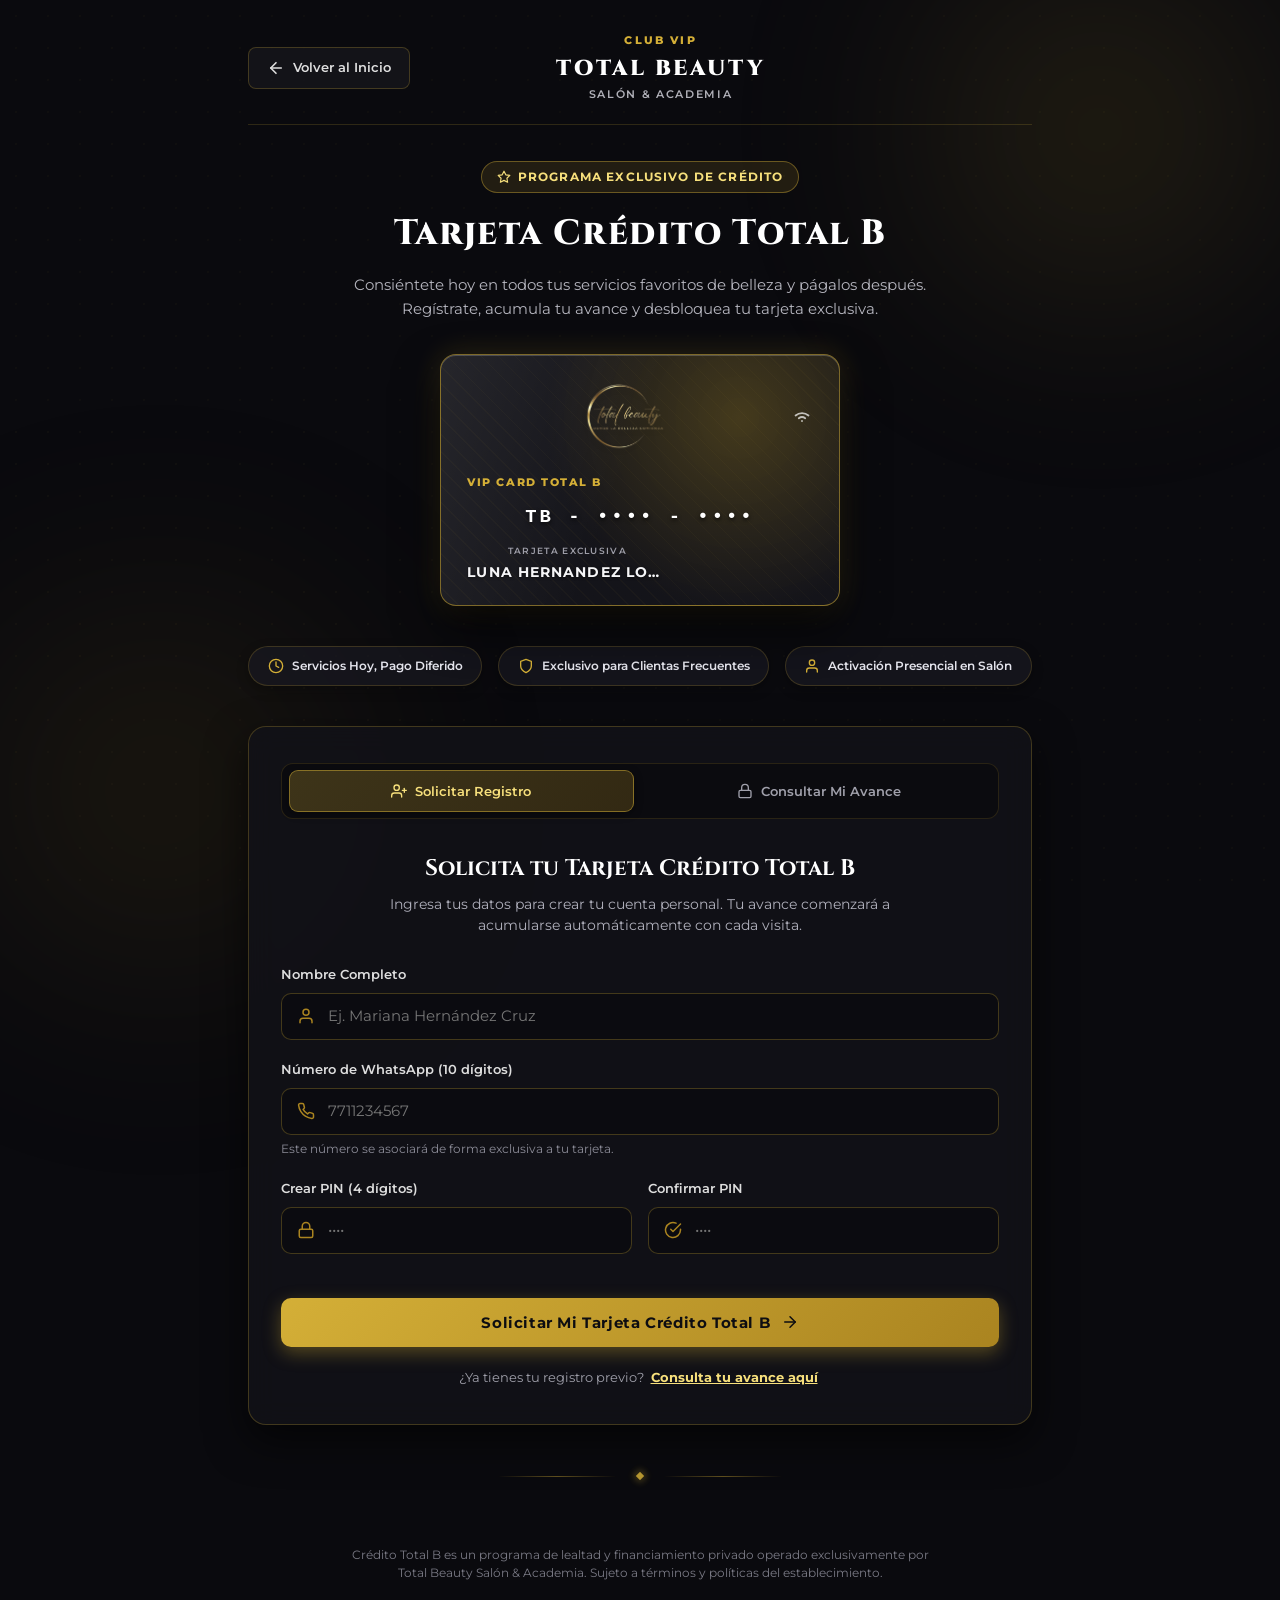
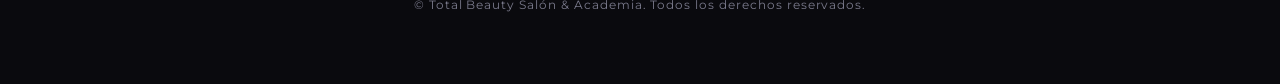
<file: credito.html>
<!DOCTYPE html>
<html lang="es">
<head>
  <meta charset="UTF-8">
  <meta name="viewport" content="width=device-width, initial-scale=1.0, maximum-scale=5.0">
  <title>Crédito Total B | Tarjeta Exclusiva Salón &amp; Academia</title>
  <meta name="description" content="Crédito Total B: Tu tarjeta exclusiva para consentirte hoy en todos nuestros servicios y pagarlos después. Total Beauty Salón &amp; Academia.">

  <!-- Tipografías Premium -->
  <link rel="preconnect" href="https://fonts.googleapis.com">
  <link rel="preconnect" href="https://fonts.gstatic.com" crossorigin>
  <link href="https://fonts.googleapis.com/css2?family=Cinzel:wght@400;600;700;800;900&family=Montserrat:wght@300;400;500;600;700;800&display=swap" rel="stylesheet">

  <link rel="stylesheet" href="styles.css">
</head>
<body class="credito-page-body">

  <div class="credito-ambient-bg" aria-hidden="true">
    <div class="credito-ambient-orb orb-1"></div>
    <div class="credito-ambient-orb orb-2"></div>
    <div class="credito-ambient-pattern"></div>
  </div>

  <div class="credito-container">

    <!-- Encabezado de Navegación -->
    <header class="credito-header">
      <a href="index.html" class="credito-btn-back" aria-label="Volver al Inicio">
        <svg xmlns="http://www.w3.org/2000/svg" width="18" height="18" viewBox="0 0 24 24" fill="none" stroke="currentColor" stroke-width="2.2" stroke-linecap="round" stroke-linejoin="round">
          <line x1="19" y1="12" x2="5" y2="12"></line>
          <polyline points="12 19 5 12 12 5"></polyline>
        </svg>
        <span>Volver al Inicio</span>
      </a>

      <div class="credito-brand-center">
        <span class="credito-brand-tag">CLUB VIP</span>
        <h1 class="credito-brand-title">TOTAL BEAUTY</h1>
        <span class="credito-brand-sub">SALÓN &amp; ACADEMIA</span>
      </div>

      <div class="credito-header-spacer" aria-hidden="true"></div>
    </header>

    <!-- Sección Hero y Tarjeta Virtual 3D -->
    <section class="credito-hero-section">
      <div class="credito-hero-intro">
        <span class="credito-vip-badge">
          <svg xmlns="http://www.w3.org/2000/svg" width="14" height="14" viewBox="0 0 24 24" fill="none" stroke="currentColor" stroke-width="2" stroke-linecap="round" stroke-linejoin="round">
            <polygon points="12 2 15.09 8.26 22 9.27 17 14.14 18.18 21.02 12 17.77 5.82 21.02 7 14.14 2 9.27 8.91 8.26 12 2"></polygon>
          </svg>
          PROGRAMA EXCLUSIVO DE CRÉDITO
        </span>
        <h2 class="credito-hero-title">Tarjeta Crédito Total B</h2>
        <p class="credito-hero-subtitle">
          Consiéntete hoy en todos tus servicios favoritos de belleza y págalos después. Regístrate, acumula tu avance y desbloquea tu tarjeta exclusiva.
        </p>
      </div>

      <!-- Tarjeta Virtual Interactiva 3D -->
      <div class="credito-card-wrapper" id="virtualCardWrapper">
        <div class="credito-card-3d" id="virtualCard">
          <div class="credito-card-gloss" aria-hidden="true"></div>
          <div class="credito-card-mesh" aria-hidden="true"></div>
          
          <div class="credito-card-top">
            <div class="credito-card-emblem">
              <span class="credito-card-"><img src="assets/images/logo.png" alt="" width="30%" style="display: flex; margin: auto;"></span>
              <span class="credito-card-brand-txt"></span>
            </div>
            <div class="credito-card-contactless" aria-label="Símbolo contactless">
              <svg xmlns="http://www.w3.org/2000/svg" width="22" height="22" viewBox="0 0 24 24" fill="none" stroke="currentColor" stroke-width="2" stroke-linecap="round" stroke-linejoin="round">
                <path d="M5 12.55a11 11 0 0 1 14.08 0"></path>
                <path d="M8.5 15.5a6 6 0 0 1 7 0"></path>
                <path d="M12 18.5a1 1 0 0 1 0 0"></path>
              </svg>
            </div>
          </div>

          <div class="credito-card-chip-row">

            <span class="credito-card-tier" id="cardTierLabel">VIP CARD TOTAL B</span>
          </div>

          <div class="credito-card-mid">
            <div class="credito-card-number" id="cardNumberDisplay">TB - &bull;&bull;&bull;&bull; - &bull;&bull;&bull;&bull; </div>
          </div>

          <div class="credito-card-bottom">
            <div class="credito-card-holder">
              <span class="credito-card-label">TARJETA EXCLUSIVA</span>
              <span class="credito-card-name" id="cardHolderDisplay">LUNA HERNANDEZ LOPEZ</span>
            </div>
  
          </div>
        </div>
      </div>
    </section>

    <!-- Beneficios Resumidos -->
    <div class="credito-benefits-row">
      <div class="credito-benefit-pill">
        <svg xmlns="http://www.w3.org/2000/svg" width="16" height="16" viewBox="0 0 24 24" fill="none" stroke="currentColor" stroke-width="2" stroke-linecap="round" stroke-linejoin="round">
          <circle cx="12" cy="12" r="10"></circle>
          <polyline points="12 6 12 12 16 14"></polyline>
        </svg>
        <span>Servicios Hoy, Pago Diferido</span>
      </div>
      <div class="credito-benefit-pill">
        <svg xmlns="http://www.w3.org/2000/svg" width="16" height="16" viewBox="0 0 24 24" fill="none" stroke="currentColor" stroke-width="2" stroke-linecap="round" stroke-linejoin="round">
          <path d="M12 22s8-4 8-10V5l-8-3-8 3v7c0 6 8 10 8 10z"></path>
        </svg>
        <span>Exclusivo para Clientas Frecuentes</span>
      </div>
      <div class="credito-benefit-pill">
        <svg xmlns="http://www.w3.org/2000/svg" width="16" height="16" viewBox="0 0 24 24" fill="none" stroke="currentColor" stroke-width="2" stroke-linecap="round" stroke-linejoin="round">
          <path d="M20 21v-2a4 4 0 0 0-4-4H8a4 4 0 0 0-4 4v2"></path>
          <circle cx="12" cy="7" r="4"></circle>
        </svg>
        <span>Activación Presencial en Salón</span>
      </div>
    </div>

    <!-- Contenedor Principal de Vistas -->
    <main class="credito-portal-box">

      <!-- Pestañas de Acceso (Solo visibles cuando NO hay sesión activa) -->
      <nav class="credito-tabs-nav" id="creditoTabsNav" aria-label="Opciones de Acceso">
        <button type="button" class="credito-tab-btn active" id="tabBtnRegistro" onclick="switchCreditoView('registro')">
          <svg xmlns="http://www.w3.org/2000/svg" width="16" height="16" viewBox="0 0 24 24" fill="none" stroke="currentColor" stroke-width="2" stroke-linecap="round" stroke-linejoin="round">
            <path d="M16 21v-2a4 4 0 0 0-4-4H5a4 4 0 0 0-4 4v2"></path>
            <circle cx="8.5" cy="7" r="4"></circle>
            <line x1="20" y1="8" x2="20" y2="14"></line>
            <line x1="23" y1="11" x2="17" y2="11"></line>
          </svg>
          <span>Solicitar Registro</span>
        </button>

        <button type="button" class="credito-tab-btn" id="tabBtnLogin" onclick="switchCreditoView('login')">
          <svg xmlns="http://www.w3.org/2000/svg" width="16" height="16" viewBox="0 0 24 24" fill="none" stroke="currentColor" stroke-width="2" stroke-linecap="round" stroke-linejoin="round">
            <rect x="3" y="11" width="18" height="11" rx="2" ry="2"></rect>
            <path d="M7 11V7a5 5 0 0 1 10 0v4"></path>
          </svg>
          <span>Consultar Mi Avance</span>
        </button>
      </nav>

      <!-- VISTA 1: FORMULARIO DE REGISTRO -->
      <section class="credito-view" id="viewRegistro">
        <div class="credito-form-header">
          <h3 class="credito-form-title">Solicita tu Tarjeta Crédito Total B</h3>
          <p class="credito-form-desc">
            Ingresa tus datos para crear tu cuenta personal. Tu avance comenzará a acumularse automáticamente con cada visita.
          </p>
        </div>

        <form id="formRegistroCredito" onsubmit="handleRegistroCredito(event)" novalidate>
          <div class="credito-field-group">
            <label for="regNombre" class="credito-label">Nombre Completo</label>
            <div class="credito-input-wrap">
              <svg class="field-icon" xmlns="http://www.w3.org/2000/svg" width="18" height="18" viewBox="0 0 24 24" fill="none" stroke="currentColor" stroke-width="2" stroke-linecap="round" stroke-linejoin="round">
                <path d="M20 21v-2a4 4 0 0 0-4-4H8a4 4 0 0 0-4 4v2"></path>
                <circle cx="12" cy="7" r="4"></circle>
              </svg>
              <input type="text" id="regNombre" class="credito-input" placeholder="Ej. Mariana Hernández Cruz" required autocomplete="name">
            </div>
          </div>

          <div class="credito-field-group">
            <label for="regWhatsapp" class="credito-label">Número de WhatsApp (10 dígitos)</label>
            <div class="credito-input-wrap">
              <svg class="field-icon" xmlns="http://www.w3.org/2000/svg" width="18" height="18" viewBox="0 0 24 24" fill="none" stroke="currentColor" stroke-width="2" stroke-linecap="round" stroke-linejoin="round">
                <path d="M22 16.92v3a2 2 0 0 1-2.18 2 19.79 19.79 0 0 1-8.63-3.07 19.5 19.5 0 0 1-6-6 19.79 19.79 0 0 1-3.07-8.67A2 2 0 0 1 4.11 2h3a2 2 0 0 1 2 1.72 12.84 12.84 0 0 0 .7 2.81 2 2 0 0 1-.45 2.11L8.09 9.91a16 16 0 0 0 6 6l1.27-1.27a2 2 0 0 1 2.11-.45 12.84 12.84 0 0 0 2.81.7A2 2 0 0 1 22 16.92z"></path>
              </svg>
              <input type="tel" id="regWhatsapp" class="credito-input" placeholder="7711234567" maxlength="10" required autocomplete="tel">
            </div>
            <span class="credito-help-text">Este número se asociará de forma exclusiva a tu tarjeta.</span>
          </div>

          <div class="credito-fields-row">
            <div class="credito-field-group">
              <label for="regPin" class="credito-label">Crear PIN (4 dígitos)</label>
              <div class="credito-input-wrap">
                <svg class="field-icon" xmlns="http://www.w3.org/2000/svg" width="18" height="18" viewBox="0 0 24 24" fill="none" stroke="currentColor" stroke-width="2" stroke-linecap="round" stroke-linejoin="round">
                  <rect x="3" y="11" width="18" height="11" rx="2" ry="2"></rect>
                  <path d="M7 11V7a5 5 0 0 1 10 0v4"></path>
                </svg>
                <input type="password" id="regPin" class="credito-input" placeholder="••••" maxlength="6" required inputmode="numeric">
              </div>
            </div>

            <div class="credito-field-group">
              <label for="regPinConfirm" class="credito-label">Confirmar PIN</label>
              <div class="credito-input-wrap">
                <svg class="field-icon" xmlns="http://www.w3.org/2000/svg" width="18" height="18" viewBox="0 0 24 24" fill="none" stroke="currentColor" stroke-width="2" stroke-linecap="round" stroke-linejoin="round">
                  <path d="M22 11.08V12a10 10 0 1 1-5.93-9.14"></path>
                  <polyline points="22 4 12 14.01 9 11.01"></polyline>
                </svg>
                <input type="password" id="regPinConfirm" class="credito-input" placeholder="••••" maxlength="6" required inputmode="numeric">
              </div>
            </div>
          </div>

          <button type="submit" class="credito-btn-primary" id="btnSubmitRegistro">
            <span>Solicitar Mi Tarjeta Crédito Total B</span>
            <svg class="btn-arrow" xmlns="http://www.w3.org/2000/svg" width="18" height="18" viewBox="0 0 24 24" fill="none" stroke="currentColor" stroke-width="2" stroke-linecap="round" stroke-linejoin="round">
              <line x1="5" y1="12" x2="19" y2="12"></line>
              <polyline points="12 5 19 12 12 19"></polyline>
            </svg>
          </button>

          <p class="credito-switch-hint">
            ¿Ya tienes tu registro previo?
            <button type="button" class="btn-text-link" onclick="switchCreditoView('login')">Consulta tu avance aquí</button>
          </p>
        </form>
      </section>

      <!-- VISTA 2: FORMULARIO DE CONSULTA / LOGIN -->
      <section class="credito-view" id="viewLogin" style="display: none;">
        <div class="credito-form-header">
          <h3 class="credito-form-title">Consulta de Avance y Estado</h3>
          <p class="credito-form-desc">
            Ingresa tu WhatsApp y tu PIN de seguridad para consultar el porcentaje de avance o el saldo disponible de tu tarjeta.
          </p>
        </div>

        <form id="formLoginCredito" onsubmit="handleLoginCredito(event)" novalidate>
          <div class="credito-field-group">
            <label for="loginWhatsapp" class="credito-label">Número de WhatsApp (10 dígitos)</label>
            <div class="credito-input-wrap">
              <svg class="field-icon" xmlns="http://www.w3.org/2000/svg" width="18" height="18" viewBox="0 0 24 24" fill="none" stroke="currentColor" stroke-width="2" stroke-linecap="round" stroke-linejoin="round">
                <path d="M22 16.92v3a2 2 0 0 1-2.18 2 19.79 19.79 0 0 1-8.63-3.07 19.5 19.5 0 0 1-6-6 19.79 19.79 0 0 1-3.07-8.67A2 2 0 0 1 4.11 2h3a2 2 0 0 1 2 1.72 12.84 12.84 0 0 0 .7 2.81 2 2 0 0 1-.45 2.11L8.09 9.91a16 16 0 0 0 6 6l1.27-1.27a2 2 0 0 1 2.11-.45 12.84 12.84 0 0 0 2.81.7A2 2 0 0 1 22 16.92z"></path>
              </svg>
              <input type="tel" id="loginWhatsapp" class="credito-input" placeholder="7711234567" maxlength="10" required autocomplete="tel">
            </div>
          </div>

          <div class="credito-field-group">
            <label for="loginPin" class="credito-label">PIN de Seguridad (4 dígitos)</label>
            <div class="credito-input-wrap">
              <svg class="field-icon" xmlns="http://www.w3.org/2000/svg" width="18" height="18" viewBox="0 0 24 24" fill="none" stroke="currentColor" stroke-width="2" stroke-linecap="round" stroke-linejoin="round">
                <rect x="3" y="11" width="18" height="11" rx="2" ry="2"></rect>
                <path d="M7 11V7a5 5 0 0 1 10 0v4"></path>
              </svg>
              <input type="password" id="loginPin" class="credito-input" placeholder="••••" maxlength="6" required inputmode="numeric">
            </div>
          </div>

          <button type="submit" class="credito-btn-primary" id="btnSubmitLogin">
            <span>Consultar Mi Estado de Crédito</span>
            <svg class="btn-arrow" xmlns="http://www.w3.org/2000/svg" width="18" height="18" viewBox="0 0 24 24" fill="none" stroke="currentColor" stroke-width="2" stroke-linecap="round" stroke-linejoin="round">
              <line x1="5" y1="12" x2="19" y2="12"></line>
              <polyline points="12 5 19 12 12 19"></polyline>
            </svg>
          </button>

          <p class="credito-switch-hint">
            ¿Aún no has solicitado tu tarjeta?
            <button type="button" class="btn-text-link" onclick="switchCreditoView('registro')">Solicita tu registro aquí</button>
          </p>
        </form>
      </section>

      <!-- VISTA 3: DASHBOARD VIP DE CLIENTA (ÁREA PRIVADA) -->
      <section class="credito-view" id="viewDashboard" style="display: none;">
        <div class="credito-client-header">
          <div class="credito-client-greeting">
            <span class="credito-client-badge">MEMBRESÍA VIP</span>
            <h3 class="credito-client-name" id="dashClientName">Mariana Hernández</h3>
            <span class="credito-client-phone" id="dashClientPhone">WhatsApp: 771 ••• ••89</span>
          </div>
          <button type="button" class="credito-btn-logout" onclick="handleLogoutCredito()">
            <svg xmlns="http://www.w3.org/2000/svg" width="15" height="15" viewBox="0 0 24 24" fill="none" stroke="currentColor" stroke-width="2" stroke-linecap="round" stroke-linejoin="round">
              <path d="M9 21H5a2 2 0 0 1-2-2V5a2 2 0 0 1 2-2h4"></path>
              <polyline points="16 17 21 12 16 7"></polyline>
              <line x1="21" y1="12" x2="9" y2="12"></line>
            </svg>
            <span>Cerrar Sesión</span>
          </button>
        </div>

        <!-- ESTADO A: EN PROGRESO (< 100%) -->
        <div class="credito-status-block" id="blockEnProgreso">
          <div class="credito-gauge-card">
            <div class="credito-gauge-wrap">
              <svg class="credito-gauge-svg" viewBox="0 0 120 120">
                <circle class="gauge-bg" cx="60" cy="60" r="52"></circle>
                <circle class="gauge-bar" id="gaugeProgressCircle" cx="60" cy="60" r="52" stroke-dasharray="326.72" stroke-dashoffset="326.72"></circle>
              </svg>
              <div class="credito-gauge-center">
                <span class="gauge-number" id="dashPercentNumber">0%</span>
                <span class="gauge-caption">Avance</span>
              </div>
            </div>

            <div class="credito-gauge-info">
              <span class="gauge-kicker">PROGRESO HACIA TU TARJETA</span>
              <h4 class="gauge-headline">Estás en camino a tu Crédito Total B</h4>
              <p class="gauge-desc">
                Cada servicio que realizas en Total Beauty Salón suma de manera automática a tu récord personal. Al alcanzar el 100%, tu tarjeta quedará lista para activarse en salón.
              </p>
              
              <div class="credito-bar-container">
                <div class="credito-bar-track">
                  <div class="credito-bar-fill" id="dashLinearProgress" style="width: 0%;"></div>
                </div>
                <div class="credito-bar-legend">
                  <span>0% Inicio</span>
                  <span id="dashPercentLegend">0% Actual</span>
                  <span>100% Meta</span>
                </div>
              </div>
            </div>
          </div>

          <div class="credito-info-callout">
            <svg xmlns="http://www.w3.org/2000/svg" width="20" height="20" viewBox="0 0 24 24" fill="none" stroke="currentColor" stroke-width="2" stroke-linecap="round" stroke-linejoin="round">
              <circle cx="12" cy="12" r="10"></circle>
              <line x1="12" y1="16" x2="12" y2="12"></line>
              <line x1="12" y1="8" x2="12.01" y2="8"></line>
            </svg>
            <div>
              <strong>Tu avance se actualiza en cada visita</strong>
              <p>Menciona tu número de WhatsApp al pagar en recepción para que cada uno de tus servicios quede registrado en tu perfil.</p>
            </div>
          </div>
        </div>

        <!-- ESTADO B: 100% ALCANZADO (PENDIENTE DE ACTIVACIÓN EN SALÓN) -->
        <div class="credito-status-block" id="blockPendienteActivacion" style="display: none;">
          <div class="credito-congrats-card">
            <div class="congrats-sparkle-icon" aria-hidden="true">
              <svg xmlns="http://www.w3.org/2000/svg" width="40" height="40" viewBox="0 0 24 24" fill="none" stroke="currentColor" stroke-width="1.8" stroke-linecap="round" stroke-linejoin="round">
                <polygon points="12 2 15.09 8.26 22 9.27 17 14.14 18.18 21.02 12 17.77 5.82 21.02 7 14.14 2 9.27 8.91 8.26 12 2"></polygon>
              </svg>
            </div>
            <span class="congrats-tag">OBJETIVO 100% CUMPLIDO</span>
            <h4 class="congrats-title">¡Felicidades! Tu Tarjeta Crédito Total B está Aprobada</h4>
            <p class="congrats-text">
              Has alcanzado el 100% requerido. Para activar formalmente tu tarjeta y habilitar tu línea de crédito asignada, <strong>preséntate en Total Beauty Salón durante tu próximo servicio</strong>.
            </p>

            <div class="congrats-steps-box">
              <div class="congrats-step">
                <span class="step-num">1</span>
                <div>
                  <strong>Agenda o acude a tu próximo servicio</strong>
                  <p>Cualquier servicio de pestañas, cejas, uñas, corte, peinado o maquillaje en Total Beauty.</p>
                </div>
              </div>
              <div class="congrats-step">
                <span class="step-num">2</span>
                <div>
                  <strong>Muestra esta pantalla en recepción</strong>
                  <p>Nuestro equipo validará tu 100% y activará de inmediato tu tarjeta y crédito disponible.</p>
                </div>
              </div>
              <div class="congrats-step">
                <span class="step-num">3</span>
                <div>
                  <strong>¡Comienza a consentirte y pagar después!</strong>
                  <p>Disfruta de la comodidad de diferir o pagar tus servicios con tu crédito exclusivo.</p>
                </div>
              </div>
            </div>

            <a href="https://wa.me/525650560824?text=Hola%20Total%20Beauty,%20he%20alcanzado%20el%20100%25%20de%20mi%20avance%20en%20Crédito%20Total%20B%20y%20deseo%20agendar%20mi%20cita%20para%20activar%20mi%20tarjeta." target="_blank" rel="noopener noreferrer" class="credito-btn-whatsapp">
              <svg xmlns="http://www.w3.org/2000/svg" width="18" height="18" viewBox="0 0 24 24" fill="none" stroke="currentColor" stroke-width="2" stroke-linecap="round" stroke-linejoin="round">
                <path d="M22 16.92v3a2 2 0 0 1-2.18 2 19.79 19.79 0 0 1-8.63-3.07 19.5 19.5 0 0 1-6-6 19.79 19.79 0 0 1-3.07-8.67A2 2 0 0 1 4.11 2h3a2 2 0 0 1 2 1.72 12.84 12.84 0 0 0 .7 2.81 2 2 0 0 1-.45 2.11L8.09 9.91a16 16 0 0 0 6 6l1.27-1.27a2 2 0 0 1 2.11-.45 12.84 12.84 0 0 0 2.81.7A2 2 0 0 1 22 16.92z"></path>
              </svg>
              <span>Agendar Cita en WhatsApp para Activar Mi Tarjeta</span>
            </a>
          </div>
        </div>

        <!-- ESTADO C: TARJETA ACTIVA (ACTIVADA EN SALÓN POR ADMINISTRACIÓN) -->
        <div class="credito-status-block" id="blockActiva" style="display: none;">
          <div class="credito-active-card">
            <div class="active-badge-ribbon">
              <svg xmlns="http://www.w3.org/2000/svg" width="15" height="15" viewBox="0 0 24 24" fill="none" stroke="currentColor" stroke-width="2" stroke-linecap="round" stroke-linejoin="round">
                <polyline points="20 6 9 17 4 12"></polyline>
              </svg>
              <span>TARJETA ACTIVA Y AUTORIZADA</span>
            </div>

            <div class="credito-balance-grid">
              <div class="balance-tile highlight">
                <span class="balance-label">Crédito Disponible para Servicios</span>
                <span class="balance-amount" id="dashCreditoDisponible">$0.00 MXN</span>
                <span class="balance-sub">Listo para usar en salón</span>
              </div>
              <div class="balance-tile">
                <span class="balance-label">Línea Total Asignada</span>
                <span class="balance-amount" id="dashLineaCredito">$0.00 MXN</span>
                <span class="balance-sub">Límite otorgado por Total Beauty</span>
              </div>
            </div>

            <div class="active-how-to-use">
              <h5>¿Cómo usar tu Crédito Total B?</h5>
              <p>Al finalizar tu servicio en recepción, indica que deseas cubrir tu cuenta con tu <strong>Crédito Total B</strong> proporcionando tu número de WhatsApp. El importe se descontará de tu saldo disponible.</p>
            </div>
          </div>
        </div>

      </section>

    </main>

    <!-- Separador Minimalista -->
    <div class="luxury-divider" aria-hidden="true">
      <span class="luxury-divider-line"></span>
      <span class="luxury-divider-diamond"></span>
      <span class="luxury-divider-line"></span>
    </div>

    <!-- Pie de Página -->
    <footer class="credito-footer">
      <p class="credito-legal-note">
        Crédito Total B es un programa de lealtad y financiamiento privado operado exclusivamente por Total Beauty Salón &amp; Academia. Sujeto a términos y políticas del establecimiento.
      </p>
      <p class="footer-copyright">
        &copy; Total Beauty Salón &amp; Academia. Todos los derechos reservados.
      </p>
    </footer>

  </div>

  <!-- Toast de Notificaciones -->
  <div id="creditoToast" class="credito-toast" role="alert" aria-live="assertive"></div>

  <!-- Scripts -->
  <script src="firebase-config.js"></script>
  <script src="credito.js"></script>
</body>
</html>
</file>
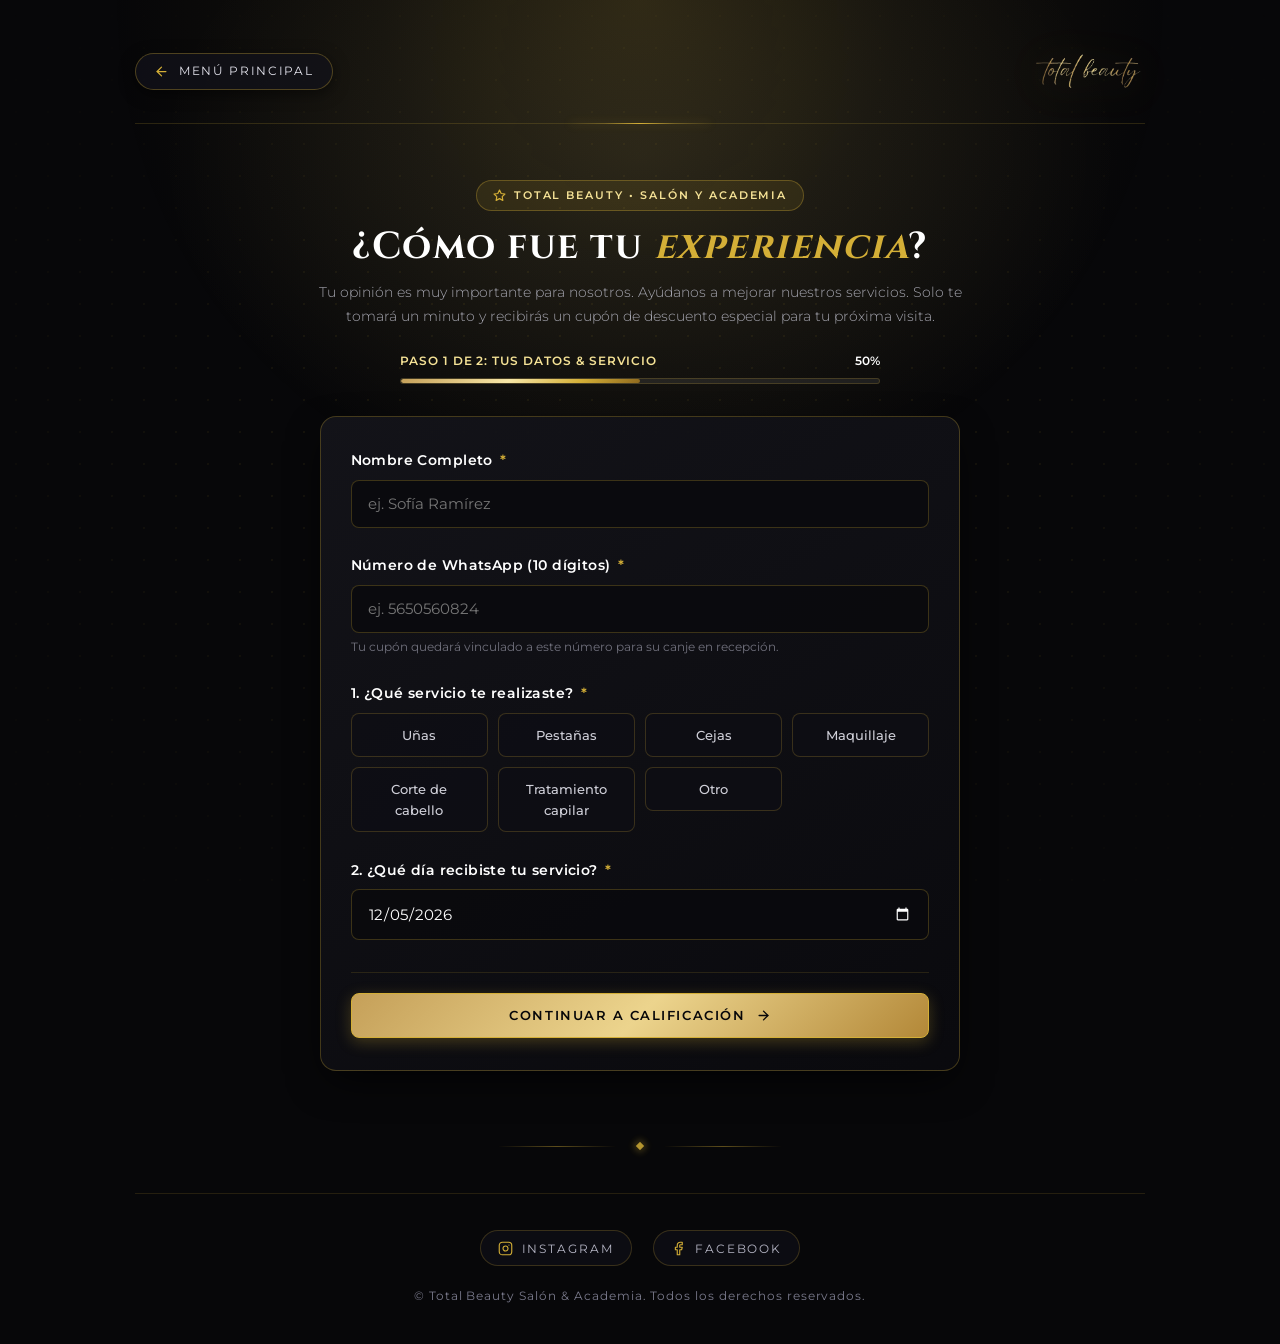
<file: encuesta.html>
<!DOCTYPE html>
<html lang="es">
<head>
  <meta charset="UTF-8">
  <meta name="viewport" content="width=device-width, initial-scale=1.0, maximum-scale=5.0">
  <meta http-equiv="X-UA-Compatible" content="ie=edge">
  
  <title>Encuesta de Satisfacción | Total Beauty Salón &amp; Academia</title>
  <meta name="description" content="Encuesta de satisfacción oficial de Total Beauty Salón &amp; Academia. Comparte tu experiencia y recibe un cupón de descuento exclusivo de hasta 20% para tu próxima visita.">
  <meta name="theme-color" content="#070709">

  <!-- Favicon -->
  <link rel="icon" type="image/x-icon" href="assets/favicon.ico">

  <!-- Fuentes Premium de Google Fonts -->
  <link rel="preconnect" href="https://fonts.googleapis.com">
  <link rel="preconnect" href="https://fonts.gstatic.com" crossorigin>
  <link href="https://fonts.googleapis.com/css2?family=Cinzel:wght@400;500;600;700&family=Montserrat:wght@300;400;500;600&family=Playfair+Display:ital,wght@0,400;0,600;1,400&display=swap" rel="stylesheet">

  <!-- Hoja de Estilos Principal -->
  <link rel="stylesheet" href="styles.css">
</head>
<body class="page-encuesta">

  <!-- Fondos Ambientales -->
  <div class="ambient-glow" aria-hidden="true"></div>
  <div class="ambient-grid" aria-hidden="true"></div>

  <!-- Contenedor Principal del Sitio -->
  <div class="site-wrapper">
    
    <!-- Barra Superior de Navegación -->
    <nav class="academia-nav animate-fade-in" aria-label="Navegación de Encuesta">
      <a href="index.html" class="btn-back" aria-label="Volver al menú principal">
        <svg xmlns="http://www.w3.org/2000/svg" viewBox="0 0 24 24" fill="none" stroke="currentColor" stroke-width="2" stroke-linecap="round" stroke-linejoin="round">
          <line x1="19" y1="12" x2="5" y2="12"></line>
          <polyline points="12 19 5 12 12 5"></polyline>
        </svg>
        <span>Menú Principal</span>
      </a>

      <!-- Logotipo Oficial a la Derecha -->
      <div class="nav-right-group">
        <a href="index.html" class="brand-logo-container" aria-label="Total Beauty Inicio">
          <img 
            src="assets/images/logoheader.png" 
            alt="Total Beauty Logo" 
            class="brand-logo-img"
            style="max-height: 44px;"
            onerror="this.onerror=null; this.src='assets/images/logo.png';"
          >
        </a>
      </div>
    </nav>

    <!-- Encabezado de la Encuesta -->
    <header class="encuesta-hero animate-fade-in delay-1">
      <div class="encuesta-badge">
        <svg xmlns="http://www.w3.org/2000/svg" width="13" height="13" viewBox="0 0 24 24" fill="none" stroke="currentColor" stroke-width="2.2" stroke-linecap="round" stroke-linejoin="round">
          <polygon points="12 2 15.09 8.26 22 9.27 17 14.14 18.18 21.02 12 17.77 5.82 21.02 7 14.14 2 9.27 8.91 8.26 12 2"></polygon>
        </svg>
        <span>TOTAL BEAUTY &bull; SALÓN Y ACADEMIA</span>
      </div>

      <h1 class="encuesta-title">
        ¿Cómo fue tu <span>experiencia</span>?
      </h1>

      <p class="encuesta-subtitle">
        Tu opinión es muy importante para nosotros. Ayúdanos a mejorar nuestros servicios. Solo te tomará un minuto y recibirás un cupón de descuento especial para tu próxima visita.
      </p>

      <!-- Barra de Progreso Interactiva -->
      <div id="surveyProgressBarWrap" class="survey-progress-wrap">
        <div class="survey-progress-labels">
          <span id="surveyStepText" class="survey-step-indicator">Paso 1 de 2: Tus Datos &amp; Servicio</span>
          <span id="surveyPercentText" class="survey-step-percent">50%</span>
        </div>
        <div class="survey-progress-track">
          <div id="surveyProgressBar" class="survey-progress-bar" style="width: 50%;"></div>
        </div>
      </div>
    </header>

    <!-- Notificación / Mensaje Toast -->
    <div id="surveyToast" class="survey-toast" style="display: none;" role="alert"></div>

    <!-- Formulario Multi-Paso de Encuesta -->
    <main class="encuesta-card-container animate-fade-in delay-2" role="main">

      <form id="surveyForm" onsubmit="handleSurveySubmit(event)" class="survey-form" novalidate>

        <!-- ==========================================
             PASO 1: IDENTIFICACIÓN Y SERVICIO
             ========================================== -->
        <fieldset id="step1" class="survey-step-pane active" aria-labelledby="step1Legend">
          <legend id="step1Legend" class="visually-hidden">Datos de contacto y servicio realizado</legend>

          <div class="survey-field-group">
            <label for="clientNameInput" class="survey-field-label">
              <span>Nombre Completo</span>
              <span class="required-star">*</span>
            </label>
            <input 
              type="text" 
              id="clientNameInput" 
              name="nombre" 
              class="survey-input-text" 
              placeholder="ej. Sofía Ramírez" 
              required
              autocomplete="name"
            >
            <span id="errorName" class="field-error-msg" style="display: none;">Por favor, ingresa tu nombre completo.</span>
          </div>

          <div class="survey-field-group">
            <label for="clientWhatsappInput" class="survey-field-label">
              <span>Número de WhatsApp (10 dígitos)</span>
              <span class="required-star">*</span>
            </label>
            <input 
              type="tel" 
              id="clientWhatsappInput" 
              name="whatsapp" 
              class="survey-input-text" 
              placeholder="ej. 5650560824" 
              maxlength="10" 
              required
              autocomplete="tel"
              inputmode="numeric"
            >
            <span class="survey-field-hint">Tu cupón quedará vinculado a este número para su canje en recepción.</span>
            <span id="errorWhatsapp" class="field-error-msg" style="display: none;">Ingresa un número de WhatsApp válido de 10 dígitos.</span>
          </div>

          <!-- Pregunta 1: ¿Qué servicio te realizaste? -->
          <div class="survey-field-group">
            <label class="survey-field-label">
              <span>1. ¿Qué servicio te realizaste?</span>
              <span class="required-star">*</span>
            </label>
            
            <div class="service-chips-grid" role="radiogroup" aria-label="Selección de servicio">
              <label class="service-chip-option">
                <input type="radio" name="servicio" value="Uñas" onchange="handleServiceSelection(this.value)">
                <span class="chip-content">Uñas</span>
              </label>

              <label class="service-chip-option">
                <input type="radio" name="servicio" value="Pestañas" onchange="handleServiceSelection(this.value)">
                <span class="chip-content">Pestañas</span>
              </label>

              <label class="service-chip-option">
                <input type="radio" name="servicio" value="Cejas" onchange="handleServiceSelection(this.value)">
                <span class="chip-content">Cejas</span>
              </label>

              <label class="service-chip-option">
                <input type="radio" name="servicio" value="Maquillaje" onchange="handleServiceSelection(this.value)">
                <span class="chip-content">Maquillaje</span>
              </label>

              <label class="service-chip-option">
                <input type="radio" name="servicio" value="Corte de cabello" onchange="handleServiceSelection(this.value)">
                <span class="chip-content">Corte de cabello</span>
              </label>

              <label class="service-chip-option">
                <input type="radio" name="servicio" value="Tratamiento capilar" onchange="handleServiceSelection(this.value)">
                <span class="chip-content">Tratamiento capilar</span>
              </label>

              <label class="service-chip-option">
                <input type="radio" name="servicio" value="Otro" onchange="handleServiceSelection(this.value)">
                <span class="chip-content">Otro</span>
              </label>
            </div>

            <!-- Campo Condicional para "Otro" -->
            <div id="otherServiceWrap" class="other-service-wrap" style="display: none;">
              <label for="otherServiceInput" class="survey-sublabel">Especifica el servicio:</label>
              <input 
                type="text" 
                id="otherServiceInput" 
                class="survey-input-text" 
                placeholder="ej. Pedicure Spa, Depilación Facial con Hilo, etc."
              >
            </div>
            <span id="errorService" class="field-error-msg" style="display: none;">Selecciona el servicio que te realizaste.</span>
          </div>

          <!-- Pregunta 2: ¿Qué día recibiste tu servicio? -->
          <div class="survey-field-group">
            <label for="serviceDateInput" class="survey-field-label">
              <span>2. ¿Qué día recibiste tu servicio?</span>
              <span class="required-star">*</span>
            </label>
            <input 
              type="date" 
              id="serviceDateInput" 
              name="fechaServicio" 
              class="survey-input-text survey-input-date" 
              required
            >
            <span id="errorDate" class="field-error-msg" style="display: none;">Selecciona la fecha en que recibiste tu servicio.</span>
          </div>

          <!-- Botón de Siguiente Paso -->
          <div class="survey-actions-row">
            <button type="button" class="btn-survey-action btn-survey-next" onclick="goToStep(2)">
              <span>Continuar a Calificación</span>
              <svg xmlns="http://www.w3.org/2000/svg" viewBox="0 0 24 24" fill="none" stroke="currentColor" stroke-width="2.2" stroke-linecap="round" stroke-linejoin="round">
                <line x1="5" y1="12" x2="19" y2="12"></line>
                <polyline points="12 5 19 12 12 19"></polyline>
              </svg>
            </button>
          </div>
        </fieldset>

        <!-- ==========================================
             PASO 2: CALIFICACIÓN DE LA EXPERIENCIA
             ========================================== -->
        <fieldset id="step2" class="survey-step-pane" style="display: none;" aria-labelledby="step2Legend">
          <legend id="step2Legend" class="visually-hidden">Evaluación del resultado y atención</legend>

          <!-- Pregunta 3: ¿Cómo calificarías el resultado de tu servicio? -->
          <div class="survey-field-group">
            <label class="survey-field-label">
              <span>3. ¿Cómo calificarías el resultado de tu servicio?</span>
              <span class="required-star">*</span>
            </label>

            <div class="rating-options-grid" role="radiogroup" aria-label="Calificación del resultado">
              <label class="rating-card-option">
                <input type="radio" name="calificacionResultado" value="Excelente" required>
                <div class="rating-card-box">
                  <span class="rating-indicator">5/5</span>
                  <span class="rating-text">Excelente</span>
                </div>
              </label>

              <label class="rating-card-option">
                <input type="radio" name="calificacionResultado" value="Muy bueno">
                <div class="rating-card-box">
                  <span class="rating-indicator">4/5</span>
                  <span class="rating-text">Muy bueno</span>
                </div>
              </label>

              <label class="rating-card-option">
                <input type="radio" name="calificacionResultado" value="Bueno">
                <div class="rating-card-box">
                  <span class="rating-indicator">3/5</span>
                  <span class="rating-text">Bueno</span>
                </div>
              </label>

              <label class="rating-card-option">
                <input type="radio" name="calificacionResultado" value="Regular">
                <div class="rating-card-box">
                  <span class="rating-indicator">2/5</span>
                  <span class="rating-text">Regular</span>
                </div>
              </label>

              <label class="rating-card-option">
                <input type="radio" name="calificacionResultado" value="Malo">
                <div class="rating-card-box">
                  <span class="rating-indicator">1/5</span>
                  <span class="rating-text">Malo</span>
                </div>
              </label>
            </div>
            <span id="errorRatingResult" class="field-error-msg" style="display: none;">Por favor, califica el resultado de tu servicio.</span>
          </div>

          <!-- Pregunta 4: ¿Cómo fue la atención que recibiste? -->
          <div class="survey-field-group">
            <label class="survey-field-label">
              <span>4. ¿Cómo fue la atención que recibiste?</span>
              <span class="required-star">*</span>
            </label>

            <div class="rating-options-grid" role="radiogroup" aria-label="Calificación de la atención">
              <label class="rating-card-option">
                <input type="radio" name="calificacionAtencion" value="Excelente" required>
                <div class="rating-card-box">
                  <span class="rating-indicator">5/5</span>
                  <span class="rating-text">Excelente</span>
                </div>
              </label>

              <label class="rating-card-option">
                <input type="radio" name="calificacionAtencion" value="Muy buena">
                <div class="rating-card-box">
                  <span class="rating-indicator">4/5</span>
                  <span class="rating-text">Muy buena</span>
                </div>
              </label>

              <label class="rating-card-option">
                <input type="radio" name="calificacionAtencion" value="Buena">
                <div class="rating-card-box">
                  <span class="rating-indicator">3/5</span>
                  <span class="rating-text">Buena</span>
                </div>
              </label>

              <label class="rating-card-option">
                <input type="radio" name="calificacionAtencion" value="Regular">
                <div class="rating-card-box">
                  <span class="rating-indicator">2/5</span>
                  <span class="rating-text">Regular</span>
                </div>
              </label>

              <label class="rating-card-option">
                <input type="radio" name="calificacionAtencion" value="Mala">
                <div class="rating-card-box">
                  <span class="rating-indicator">1/5</span>
                  <span class="rating-text">Mala</span>
                </div>
              </label>
            </div>
            <span id="errorRatingCare" class="field-error-msg" style="display: none;">Por favor, califica la atención recibida.</span>
          </div>

          <!-- Pregunta 5: ¿Qué fue lo que más te gustó o qué podríamos mejorar? -->
          <div class="survey-field-group">
            <label for="commentsInput" class="survey-field-label">
              <span>5. ¿Qué fue lo que más te gustó o qué podríamos mejorar?</span>
              <span class="optional-tag">(Opcional)</span>
            </label>
            <textarea 
              id="commentsInput" 
              name="comentarios" 
              class="survey-input-textarea" 
              rows="3" 
              placeholder="Cuéntanos tus impresiones, detalles del trabajo o sugerencias..."
            ></textarea>
          </div>

          <!-- Pregunta 6: ¿Recomendarías Total Beauty a familiares o amigos? -->
          <div class="survey-field-group">
            <label class="survey-field-label">
              <span>6. ¿Recomendarías Total Beauty a familiares o amigos?</span>
              <span class="required-star">*</span>
            </label>

            <div class="recommend-chips-grid" role="radiogroup" aria-label="Recomendación">
              <label class="recommend-chip-option">
                <input type="radio" name="recomendacion" value="Sí" required>
                <span class="chip-content">Sí</span>
              </label>

              <label class="recommend-chip-option">
                <input type="radio" name="recomendacion" value="No">
                <span class="chip-content">No</span>
              </label>

              <label class="recommend-chip-option">
                <input type="radio" name="recomendacion" value="Tal vez">
                <span class="chip-content">Tal vez</span>
              </label>
            </div>
            <span id="errorRecommend" class="field-error-msg" style="display: none;">Por favor, responde si nos recomendarías.</span>
          </div>

          <!-- Botones de Navegación -->
          <div class="survey-actions-row">
            <button type="button" class="btn-survey-action btn-survey-back" onclick="goToStep(1)">
              <svg xmlns="http://www.w3.org/2000/svg" viewBox="0 0 24 24" fill="none" stroke="currentColor" stroke-width="2.2" stroke-linecap="round" stroke-linejoin="round">
                <line x1="19" y1="12" x2="5" y2="12"></line>
                <polyline points="12 19 5 12 12 5"></polyline>
              </svg>
              <span>Volver</span>
            </button>

            <button type="submit" id="submitSurveyBtn" class="btn-survey-action btn-survey-submit">
              <span>Enviar Encuesta &amp; Obtener Cupón</span>
              <svg xmlns="http://www.w3.org/2000/svg" viewBox="0 0 24 24" fill="none" stroke="currentColor" stroke-width="2.2" stroke-linecap="round" stroke-linejoin="round">
                <polyline points="20 6 9 17 4 12"></polyline>
              </svg>
            </button>
          </div>
        </fieldset>

      </form>

      <!-- ==========================================
           PASO 3: PANTALLA ESPECIAL DE AGRADECIMIENTO & CUPÓN
           ========================================== -->
      <section id="stepSuccess" class="survey-success-screen" style="display: none;" aria-live="polite">

        <div class="success-header-wrap">
          <div class="success-icon-badge">
            <svg xmlns="http://www.w3.org/2000/svg" width="32" height="32" viewBox="0 0 24 24" fill="none" stroke="currentColor" stroke-width="2.2" stroke-linecap="round" stroke-linejoin="round">
              <path d="M20 6L9 17l-5-5"></path>
            </svg>
          </div>

          <h2 class="success-main-title">¡GRACIAS POR ELEGIR TOTAL BEAUTY!</h2>
          <p class="success-desc">Tu opinión nos ayuda a seguir mejorando.</p>
          <p class="success-reward-intro">Y tenemos un regalo especial para ti.</p>
          <div class="success-highlight-pill">
            <span>¡TU PRÓXIMA VISITA TIENE PREMIO!</span>
          </div>
        </div>

        <!-- Tarjeta de Cupón de Lujo -->
        <article class="luxury-coupon-card" aria-label="Cupón de descuento Total Beauty">
          <div class="coupon-card-header">
            <span class="coupon-brand-tag">TOTAL BEAUTY SALÓN &bull; CUPÓN OFICIAL</span>
            <span id="couponStatusBadge" class="coupon-status-pill">Cupón Activo</span>
          </div>

          <div class="coupon-code-container">
            <span class="coupon-code-label">Código Único de Cupón:</span>
            <div class="coupon-code-box">
              <span id="displayCouponCode" class="coupon-code-value">TB-XXXXXX</span>
            </div>
          </div>

          <!-- Tabla Visual de Descuentos por Rango de Precio -->
          <div class="coupon-tiers-box">
            <span class="coupon-tiers-title">Tabla Oficial de Descuentos para tu Próximo Servicio:</span>
            
            <table class="coupon-tiers-table">
              <thead>
                <tr>
                  <th>Precio del Servicio</th>
                  <th style="text-align: right;">Descuento Otorgado</th>
                </tr>
              </thead>
              <tbody>
                <tr>
                  <td>Menos de $300</td>
                  <td class="tier-val">5% DE DESCUENTO</td>
                </tr>
                <tr>
                  <td>De $301 a $500</td>
                  <td class="tier-val">10% DE DESCUENTO</td>
                </tr>
                <tr>
                  <td>De $501 a $700</td>
                  <td class="tier-val">15% DE DESCUENTO</td>
                </tr>
                <tr class="tier-highlight-row">
                  <td><strong>Más de $701</strong></td>
                  <td class="tier-val tier-max"><strong>20% DE DESCUENTO</strong></td>
                </tr>
              </tbody>
            </table>
          </div>

          <!-- Simulador Interactivo de Ahorro para la Clienta -->
          <div class="coupon-calculator-box">
            <label for="calcServicePriceInput" class="calc-label">
              <span>¿Cuánto costará tu próximo servicio? Calcula tu ahorro aquí:</span>
            </label>
            <div class="calc-input-row">
              <span class="calc-currency">$</span>
              <input 
                type="number" 
                id="calcServicePriceInput" 
                class="calc-price-input" 
                placeholder="ej. 550" 
                min="50" 
                max="5000"
                oninput="updateSavingsSimulator(this.value)"
              >
            </div>
            <div id="calcResultBox" class="calc-result-box" style="display: none;">
              <div class="calc-result-row">
                <span class="calc-res-label">Descuento aplicado:</span>
                <span id="calcPercentDisplay" class="calc-res-val gold-bold">20%</span>
              </div>
              <div class="calc-result-row">
                <span class="calc-res-label">Monto que te descuentan:</span>
                <span id="calcDiscountDisplay" class="calc-res-val gold-bold">-$110</span>
              </div>
              <div class="calc-result-row calc-total-row">
                <span class="calc-res-label">Pagarías en total:</span>
                <span id="calcTotalDisplay" class="calc-res-val calc-final-price">$440</span>
              </div>
            </div>
          </div>

          <!-- Datos de la Clienta y Vigencia -->
          <div class="coupon-meta-grid">
            <div class="coupon-meta-item">
              <span class="meta-label">Clienta:</span>
              <span id="displayClientName" class="meta-val">--</span>
            </div>
            <div class="coupon-meta-item">
              <span class="meta-label">WhatsApp Asociado:</span>
              <span id="displayClientPhone" class="meta-val">--</span>
            </div>
            <div class="coupon-meta-item">
              <span class="meta-label">Fecha de Emisión:</span>
              <span id="displayIssuedDate" class="meta-val">--</span>
            </div>
            <div class="coupon-meta-item">
              <span class="meta-label">Fecha de Vencimiento:</span>
              <span id="displayExpiryDate" class="meta-val gold-bold">--</span>
            </div>
          </div>

          <!-- Botones de Acción: Copiar y Compartir -->
          <div class="coupon-buttons-grid">
            <button type="button" class="btn-coupon-action btn-coupon-copy" onclick="copyCouponToClipboard()">
              <svg xmlns="http://www.w3.org/2000/svg" width="16" height="16" viewBox="0 0 24 24" fill="none" stroke="currentColor" stroke-width="2" stroke-linecap="round" stroke-linejoin="round">
                <rect x="9" y="9" width="13" height="13" rx="2" ry="2"></rect>
                <path d="M5 15H4a2 2 0 0 1-2-2V4a2 2 0 0 1 2-2h9a2 2 0 0 1 2 2v1"></path>
              </svg>
              <span id="btnCopyText">Copiar Mi Cupón</span>
            </button>

            <a id="btnShareWhatsapp" href="#" target="_blank" rel="noopener noreferrer" class="btn-coupon-action btn-coupon-share">
              <svg xmlns="http://www.w3.org/2000/svg" width="16" height="16" viewBox="0 0 24 24" fill="none" stroke="currentColor" stroke-width="2" stroke-linecap="round" stroke-linejoin="round">
                <path d="M21 11.5a8.38 8.38 0 0 1-.9 3.8 8.5 8.5 0 0 1-7.6 4.7 8.38 8.38 0 0 1-3.8-.9L3 21l1.9-5.7a8.38 8.38 0 0 1-.9-3.8 8.5 8.5 0 0 1 4.7-7.6 8.38 8.38 0 0 1 3.8-.9h.5a8.48 8.48 0 0 1 8 8v.5z"></path>
              </svg>
              <span>Guardar en WhatsApp</span>
            </a>
          </div>

          <!-- Nota Legal Obligatoria -->
          <p class="coupon-legal-note">
            Cupón personal e intransferible. Válido para una sola utilización, sujeto a las condiciones de Total Beauty. No acumulable con otras promociones.
          </p>
        </article>

        <!-- Botón para Explorar Servicios o Volver -->
        <div class="success-footer-actions">
          <a href="index.html" class="btn-secondary-link">
            <span>Volver al Menú Principal</span>
          </a>
          <a href="buenfin.html" class="btn-secondary-link">
            <span>Ver Paquetes del Buen Fin</span>
          </a>
        </div>

      </section>

    </main>

    <!-- Separador Minimalista -->
    <div class="luxury-divider" aria-hidden="true">
      <span class="luxury-divider-line"></span>
      <span class="luxury-divider-diamond"></span>
      <span class="luxury-divider-line"></span>
    </div>

    <!-- Pie de Página -->
    <footer class="brand-footer animate-fade-in delay-3">
      <div class="footer-social-links">
        <a href="https://www.instagram.com/totalbeautysalonacademia/" target="_blank" rel="noopener noreferrer" class="social-link" aria-label="Instagram">
          <svg xmlns="http://www.w3.org/2000/svg" viewBox="0 0 24 24" fill="none" stroke="currentColor" stroke-width="1.8" stroke-linecap="round" stroke-linejoin="round">
            <rect x="2" y="2" width="20" height="20" rx="5" ry="5"></rect>
            <path d="M16 11.37A4 4 0 1 1 12.63 8 4 4 0 0 1 16 11.37z"></path>
            <line x1="17.5" y1="6.5" x2="17.51" y2="6.5"></line>
          </svg>
          <span>Instagram</span>
        </a>

        <a href="https://www.facebook.com/totalbeautysalonacademia/" target="_blank" rel="noopener noreferrer" class="social-link" aria-label="Facebook">
          <svg xmlns="http://www.w3.org/2000/svg" viewBox="0 0 24 24" fill="none" stroke="currentColor" stroke-width="1.8" stroke-linecap="round" stroke-linejoin="round">
            <path d="M18 2h-3a5 5 0 0 0-5 5v3H7v4h3v8h4v-8h3l1-4h-4V7a1 1 0 0 1 1-1h3z"></path>
          </svg>
          <span>Facebook</span>
        </a>
      </div>

      <p class="footer-copyright">
        &copy; Total Beauty Salón &amp; Academia. Todos los derechos reservados.
      </p>
    </footer>

  </div>

  <!-- Scripts -->
  <script src="firebase-config.js"></script>
  <script src="encuesta.js"></script>
</body>
</html>
</file>
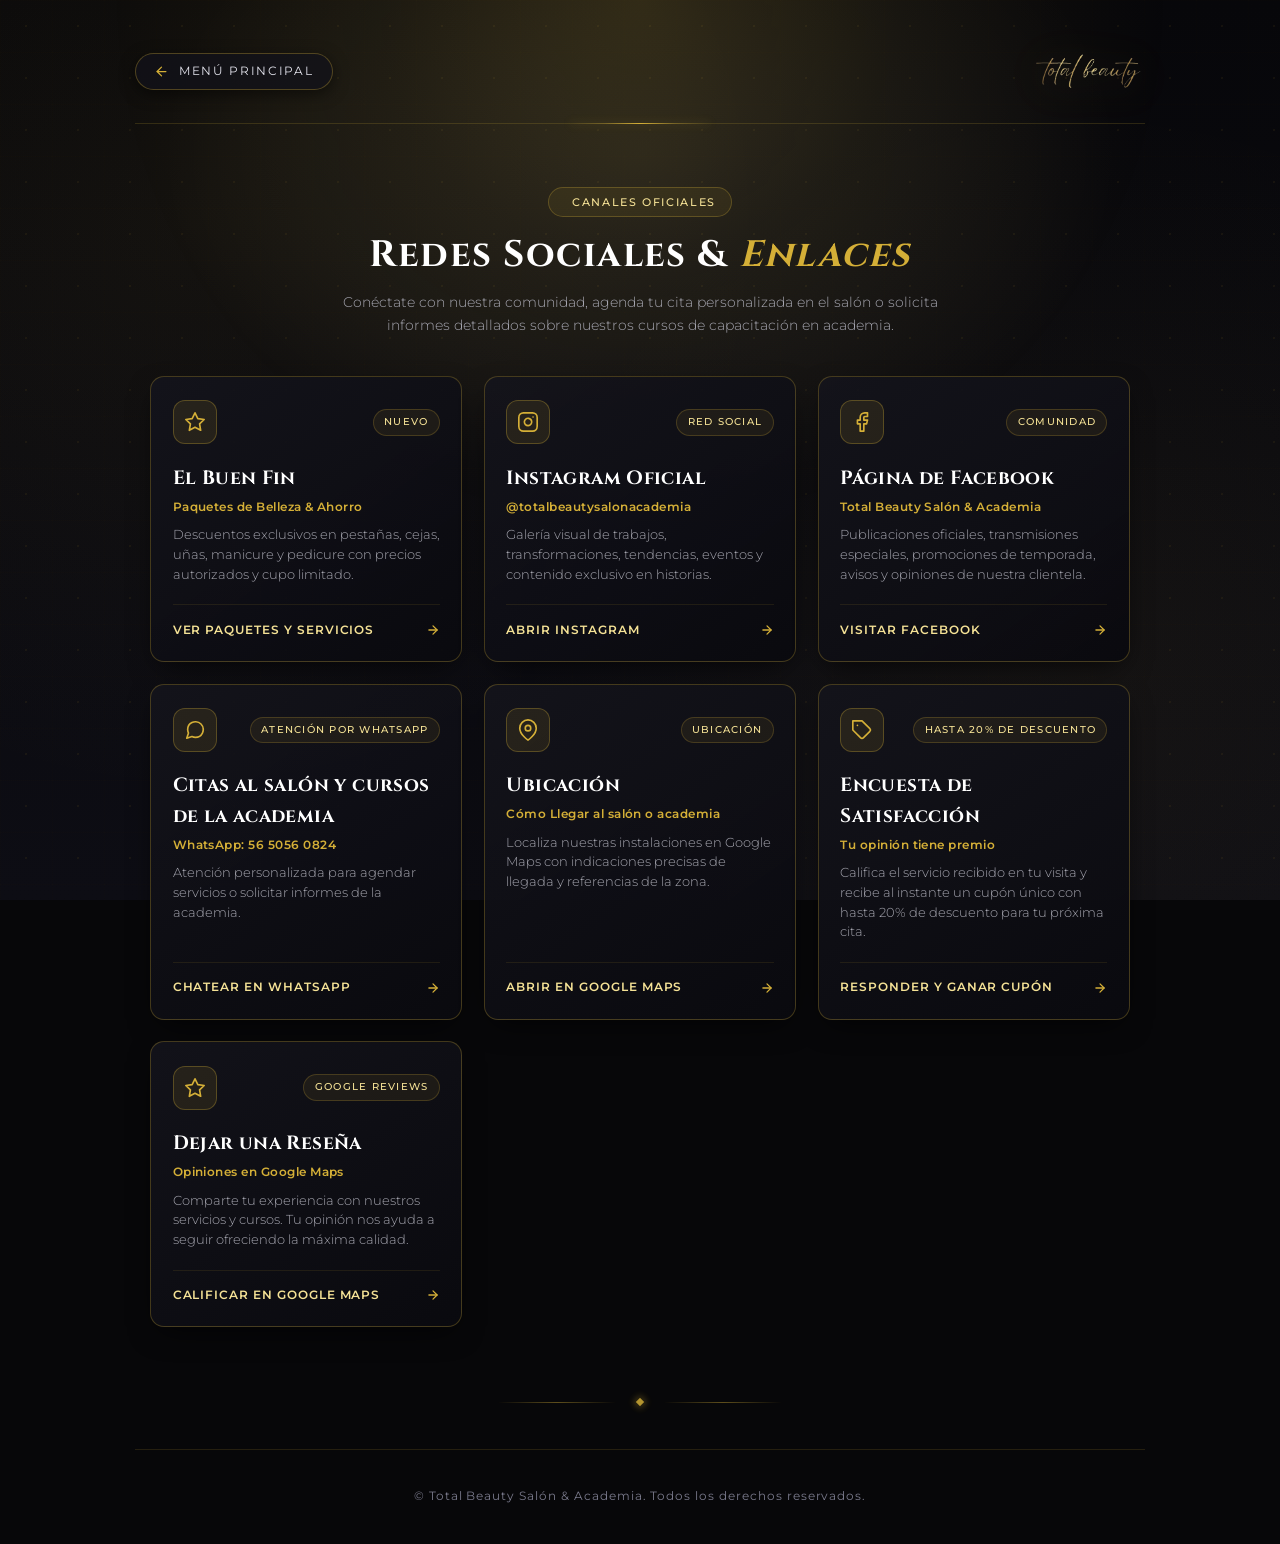
<file: enlaces.html>
<!DOCTYPE html>
<html lang="es">
<head>
  <meta charset="UTF-8">
  <meta name="viewport" content="width=device-width, initial-scale=1.0, maximum-scale=5.0">
  <meta http-equiv="X-UA-Compatible" content="ie=edge">
  
  <title>Total Beauty | Redes Sociales &amp; Enlaces Oficiales</title>
  <meta name="description" content="Canales oficiales de Total Beauty Salón &amp; Academia. Encuentra nuestro Instagram, Facebook, atención directa por WhatsApp y cursos profesionales.">
  <meta name="theme-color" content="#070709">

  <!-- Favicon -->
  <link rel="icon" type="image/x-icon" href="assets/favicon.ico">

  <!-- Fuentes Premium de Google Fonts -->
  <link rel="preconnect" href="https://fonts.googleapis.com">
  <link rel="preconnect" href="https://fonts.gstatic.com" crossorigin>
  <link href="https://fonts.googleapis.com/css2?family=Cinzel:wght@400;500;600;700&family=Montserrat:wght@300;400;500;600&family=Playfair+Display:ital,wght@0,400;0,600;1,400&display=swap" rel="stylesheet">

  <!-- Hoja de Estilos Principal -->
  <link rel="stylesheet" href="styles.css">
</head>
<body class="page-enlaces">

  <!-- Fondos Ambientales Temáticos de Conexión y Redes -->
  <div class="ambient-network-bg" aria-hidden="true"></div>
  <div class="ambient-network-lines" aria-hidden="true"></div>
  <div class="ambient-glow" aria-hidden="true"></div>

  <!-- Contenedor Principal del Sitio -->
  <div class="site-wrapper">
    
    <!-- Barra Superior de Navegación -->
    <nav class="academia-nav animate-fade-in" aria-label="Navegación de Redes y Enlaces">
      <a href="index.html" class="btn-back" aria-label="Volver al menú principal">
        <svg xmlns="http://www.w3.org/2000/svg" viewBox="0 0 24 24" fill="none" stroke="currentColor" stroke-width="2" stroke-linecap="round" stroke-linejoin="round">
          <line x1="19" y1="12" x2="5" y2="12"></line>
          <polyline points="12 19 5 12 12 5"></polyline>
        </svg>
        <span>Menú Principal</span>
      </a>

      <!-- Logotipo Oficial a la Derecha -->
      <div class="nav-right-group">
        <a href="index.html" class="brand-logo-container" aria-label="Total Beauty Inicio">
          <img 
            src="assets/images/logoheader.png" 
            alt="Total Beauty Logo" 
            class="brand-logo-img"
            style="max-height: 44px;"
            onerror="this.onerror=null; this.src='assets/images/logo.png';"
          >
        </a>
      </div>
    </nav>

    <!-- Encabezado Hero de Redes & Enlaces -->
    <header class="links-hero animate-fade-in delay-1">
      <div class="links-hero-badge">
        <span class="gold-dot"></span>
        <span>Canales Oficiales</span>
      </div>

      <h1 class="links-hero-title">
        Redes Sociales &amp; <span>Enlaces</span>
      </h1>

      <p class="links-hero-subtitle">
        Conéctate con nuestra comunidad, agenda tu cita personalizada en el salón o solicita informes detallados sobre nuestros cursos de capacitación en academia.
      </p>
    </header>

    <!-- Cuadrícula de Tarjetas de Enlaces -->
    <main class="links-grid animate-fade-in delay-2" role="main">

      <!-- Tarjeta: El Buen Fin (Promociones Oficiales) -->
      <a href="buenfin.html" class="link-hub-card" aria-label="Ver Paquetes del Buen Fin de Total Beauty">
        <div class="link-hub-header">
          <div class="link-hub-icon-wrap">
            <svg xmlns="http://www.w3.org/2000/svg" width="22" height="22" viewBox="0 0 24 24" fill="none" stroke="currentColor" stroke-width="1.8" stroke-linecap="round" stroke-linejoin="round">
              <polygon points="12 2 15.09 8.26 22 9.27 17 14.14 18.18 21.02 12 17.77 5.82 21.02 7 14.14 2 9.27 8.91 8.26 12 2"></polygon>
            </svg>
          </div>
          <span class="link-hub-badge">Nuevo</span>
        </div>
        <div class="link-hub-main">
          <h2 class="link-hub-title">El Buen Fin</h2>
          <span class="link-hub-handle">Paquetes de Belleza &amp; Ahorro</span>
          <p class="link-hub-desc">
            Descuentos exclusivos en pestañas, cejas, uñas, manicure y pedicure con precios autorizados y cupo limitado.
          </p>
        </div>
        <div class="link-hub-action">
          <span>Ver Paquetes y servicios</span>
          <svg xmlns="http://www.w3.org/2000/svg" viewBox="0 0 24 24" fill="none" stroke="currentColor" stroke-width="2.2" stroke-linecap="round" stroke-linejoin="round">
            <line x1="5" y1="12" x2="19" y2="12"></line>
            <polyline points="12 5 19 12 12 19"></polyline>
          </svg>
        </div>
      </a>

      <!-- Tarjeta 1: Instagram Oficial -->
      <a href="https://www.instagram.com/totalbeautysalonacademia/" target="_blank" rel="noopener noreferrer" class="link-hub-card" aria-label="Visitar Instagram de Total Beauty">
        <div class="link-hub-header">
          <div class="link-hub-icon-wrap">
            <svg xmlns="http://www.w3.org/2000/svg" width="22" height="22" viewBox="0 0 24 24" fill="none" stroke="currentColor" stroke-width="1.8" stroke-linecap="round" stroke-linejoin="round">
              <rect x="2" y="2" width="20" height="20" rx="5" ry="5"></rect>
              <path d="M16 11.37A4 4 0 1 1 12.63 8 4 4 0 0 1 16 11.37z"></path>
              <line x1="17.5" y1="6.5" x2="17.51" y2="6.5"></line>
            </svg>
          </div>
          <span class="link-hub-badge">Red Social</span>
        </div>
        <div class="link-hub-main">
          <h2 class="link-hub-title">Instagram Oficial</h2>
          <span class="link-hub-handle">@totalbeautysalonacademia</span>
          <p class="link-hub-desc">
            Galería visual de trabajos, transformaciones, tendencias, eventos y contenido exclusivo en historias.
          </p>
        </div>
        <div class="link-hub-action">
          <span>Abrir Instagram</span>
          <svg xmlns="http://www.w3.org/2000/svg" viewBox="0 0 24 24" fill="none" stroke="currentColor" stroke-width="2.2" stroke-linecap="round" stroke-linejoin="round">
            <line x1="5" y1="12" x2="19" y2="12"></line>
            <polyline points="12 5 19 12 12 19"></polyline>
          </svg>
        </div>
      </a>

      <!-- Tarjeta 2: Facebook Oficial -->
      <a href="https://www.facebook.com/totalbeautysalonacademia/" target="_blank" rel="noopener noreferrer" class="link-hub-card" aria-label="Visitar Facebook de Total Beauty">
        <div class="link-hub-header">
          <div class="link-hub-icon-wrap">
            <svg xmlns="http://www.w3.org/2000/svg" width="22" height="22" viewBox="0 0 24 24" fill="none" stroke="currentColor" stroke-width="1.8" stroke-linecap="round" stroke-linejoin="round">
              <path d="M18 2h-3a5 5 0 0 0-5 5v3H7v4h3v8h4v-8h3l1-4h-4V7a1 1 0 0 1 1-1h3z"></path>
            </svg>
          </div>
          <span class="link-hub-badge">Comunidad</span>
        </div>
        <div class="link-hub-main">
          <h2 class="link-hub-title">Página de Facebook</h2>
          <span class="link-hub-handle">Total Beauty Salón &amp; Academia</span>
          <p class="link-hub-desc">
            Publicaciones oficiales, transmisiones especiales, promociones de temporada, avisos y opiniones de nuestra clientela.
          </p>
        </div>
        <div class="link-hub-action">
          <span>Visitar Facebook</span>
          <svg xmlns="http://www.w3.org/2000/svg" viewBox="0 0 24 24" fill="none" stroke="currentColor" stroke-width="2.2" stroke-linecap="round" stroke-linejoin="round">
            <line x1="5" y1="12" x2="19" y2="12"></line>
            <polyline points="12 5 19 12 12 19"></polyline>
          </svg>
        </div>
      </a>

      <!-- Tarjeta 3: WhatsApp -->
      <a href="https://api.whatsapp.com/send?phone=525650560824&text=Hola%20Total%20Beauty,%20deseo%20agendar%20una%20cita%20o%20solicitar%20informes%20de%20los%20servicios%20del%20sal%C3%B3n." target="_blank" rel="noopener noreferrer" class="link-hub-card" aria-label="Agendar Cita en Salón por WhatsApp">
        <div class="link-hub-header">
          <div class="link-hub-icon-wrap">
            <svg xmlns="http://www.w3.org/2000/svg" width="22" height="22" viewBox="0 0 24 24" fill="none" stroke="currentColor" stroke-width="1.8" stroke-linecap="round" stroke-linejoin="round">
              <path d="M21 11.5a8.38 8.38 0 0 1-.9 3.8 8.5 8.5 0 0 1-7.6 4.7 8.38 8.38 0 0 1-3.8-.9L3 21l1.9-5.7a8.38 8.38 0 0 1-.9-3.8 8.5 8.5 0 0 1 4.7-7.6 8.38 8.38 0 0 1 3.8-.9h.5a8.48 8.48 0 0 1 8 8v.5z"></path>
            </svg>
          </div>
          <span class="link-hub-badge">Atención por WhatsApp</span>
        </div>
        <div class="link-hub-main">
          <h2 class="link-hub-title">Citas al salón y cursos de la academia</h2>
          <span class="link-hub-handle">WhatsApp: 56 5056 0824</span>
          <p class="link-hub-desc">
            Atención personalizada para agendar servicios o solicitar informes de la academia.
          </p>
        </div>
        <div class="link-hub-action">
          <span>Chatear en WhatsApp</span>
          <svg xmlns="http://www.w3.org/2000/svg" viewBox="0 0 24 24" fill="none" stroke="currentColor" stroke-width="2.2" stroke-linecap="round" stroke-linejoin="round">
            <line x1="5" y1="12" x2="19" y2="12"></line>
            <polyline points="12 5 19 12 12 19"></polyline>
          </svg>
        </div>
      </a>


      <!-- Tarjeta: Ubicación en Google Maps -->
      <a href="https://maps.app.goo.gl/YTL2hjm3q7mGkAoh6" target="_blank" rel="noopener noreferrer" class="link-hub-card" aria-label="Abrir Ubicación en Google Maps">
        <div class="link-hub-header">
          <div class="link-hub-icon-wrap">
            <svg xmlns="http://www.w3.org/2000/svg" width="22" height="22" viewBox="0 0 24 24" fill="none" stroke="currentColor" stroke-width="1.8" stroke-linecap="round" stroke-linejoin="round">
              <path d="M21 10c0 7-9 13-9 13s-9-6-9-13a9 9 0 0 1 18 0z"></path>
              <circle cx="12" cy="10" r="3"></circle>
            </svg>
          </div>
          <span class="link-hub-badge">Ubicación</span>
        </div>
        <div class="link-hub-main">
          <h2 class="link-hub-title">Ubicación</h2>
          <span class="link-hub-handle">Cómo Llegar al salón o academia</span>
          <p class="link-hub-desc">
            Localiza nuestras instalaciones en Google Maps con indicaciones precisas de llegada y referencias de la zona.
          </p>
        </div>
        <div class="link-hub-action">
          <span>Abrir en Google Maps</span>
          <svg xmlns="http://www.w3.org/2000/svg" viewBox="0 0 24 24" fill="none" stroke="currentColor" stroke-width="2.2" stroke-linecap="round" stroke-linejoin="round">
            <line x1="5" y1="12" x2="19" y2="12"></line>
            <polyline points="12 5 19 12 12 19"></polyline>
          </svg>
        </div>
      </a>

      <!-- Tarjeta: Encuesta de Satisfacción y Cupones -->
      <a href="encuesta.html" class="link-hub-card" aria-label="Calificar Experiencia y Obtener Cupón de Descuento">
        <div class="link-hub-header">
          <div class="link-hub-icon-wrap">
            <svg xmlns="http://www.w3.org/2000/svg" width="22" height="22" viewBox="0 0 24 24" fill="none" stroke="currentColor" stroke-width="1.8" stroke-linecap="round" stroke-linejoin="round">
              <path d="M20.59 13.41l-7.17 7.17a2 2 0 0 1-2.83 0L2 12V2h10l8.59 8.59a2 2 0 0 1 0 2.82z"></path>
              <line x1="7" y1="7" x2="7.01" y2="7"></line>
            </svg>
          </div>
          <span class="link-hub-badge">Hasta 20% de Descuento</span>
        </div>
        <div class="link-hub-main">
          <h2 class="link-hub-title">Encuesta de Satisfacción</h2>
          <span class="link-hub-handle">Tu opinión tiene premio</span>
          <p class="link-hub-desc">
            Califica el servicio recibido en tu visita y recibe al instante un cupón único con hasta 20% de descuento para tu próxima cita.
          </p>
        </div>
        <div class="link-hub-action">
          <span>Responder y Ganar Cupón</span>
          <svg xmlns="http://www.w3.org/2000/svg" viewBox="0 0 24 24" fill="none" stroke="currentColor" stroke-width="2.2" stroke-linecap="round" stroke-linejoin="round">
            <line x1="5" y1="12" x2="19" y2="12"></line>
            <polyline points="12 5 19 12 12 19"></polyline>
          </svg>
        </div>
      </a>

      <!-- Tarjeta: Dejar una Reseña en Google Maps -->
      <a href="https://www.google.com/maps/place/Total+Beauty+Sal%C3%B3n+y+Academia/@20.2455887,-99.0889869,17z/data=!4m7!3m6!1s0x85d17b8178093381:0x7e906913c1515de!8m2!3d20.2455887!4d-99.0889869!9m1!1b1" target="_blank" rel="noopener noreferrer" class="link-hub-card" aria-label="Dejar una Reseña en Google de Total Beauty">
        <div class="link-hub-header">
          <div class="link-hub-icon-wrap">
            <svg xmlns="http://www.w3.org/2000/svg" width="22" height="22" viewBox="0 0 24 24" fill="none" stroke="currentColor" stroke-width="1.8" stroke-linecap="round" stroke-linejoin="round">
              <polygon points="12 2 15.09 8.26 22 9.27 17 14.14 18.18 21.02 12 17.77 5.82 21.02 7 14.14 2 9.27 8.91 8.26 12 2"></polygon>
            </svg>
          </div>
          <span class="link-hub-badge">Google Reviews</span>
        </div>
        <div class="link-hub-main">
          <h2 class="link-hub-title">Dejar una Reseña</h2>
          <span class="link-hub-handle">Opiniones en Google Maps</span>
          <p class="link-hub-desc">
            Comparte tu experiencia con nuestros servicios y cursos. Tu opinión nos ayuda a seguir ofreciendo la máxima calidad.
          </p>
        </div>
        <div class="link-hub-action">
          <span>Calificar en Google Maps</span>
          <svg xmlns="http://www.w3.org/2000/svg" viewBox="0 0 24 24" fill="none" stroke="currentColor" stroke-width="2.2" stroke-linecap="round" stroke-linejoin="round">
            <line x1="5" y1="12" x2="19" y2="12"></line>
            <polyline points="12 5 19 12 12 19"></polyline>
          </svg>
        </div>
      </a>

    </main>

    <!-- Separador Minimalista -->
    <div class="luxury-divider" aria-hidden="true">
      <span class="luxury-divider-line"></span>
      <span class="luxury-divider-diamond"></span>
      <span class="luxury-divider-line"></span>
    </div>

    <!-- Pie de Página -->
    <footer class="brand-footer animate-fade-in delay-3">
      <p class="footer-copyright">
        &copy; Total Beauty Salón &amp; Academia. Todos los derechos reservados.
      </p>
    </footer>

  </div>

  <!-- Scripts -->
  <script src="firebase-config.js"></script>
  <script src="script.js"></script>
</body>
</html>
</file>
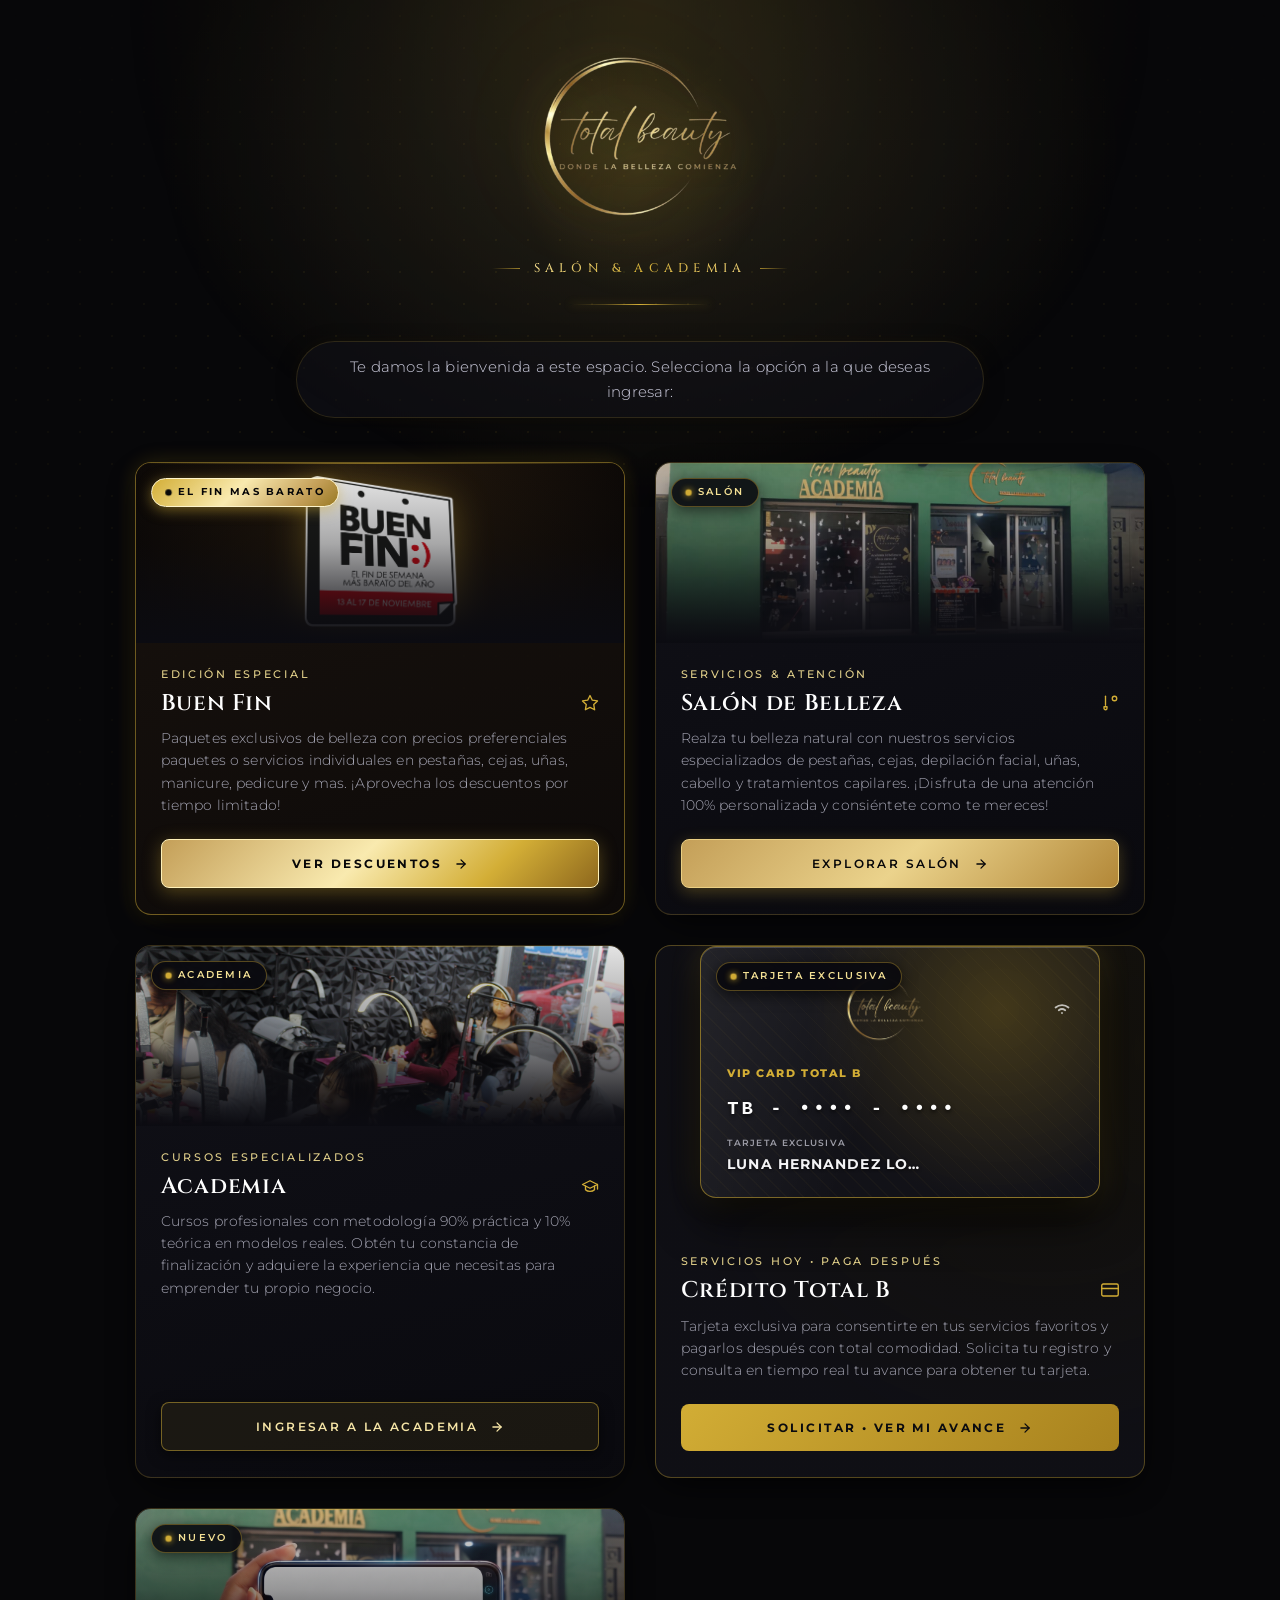
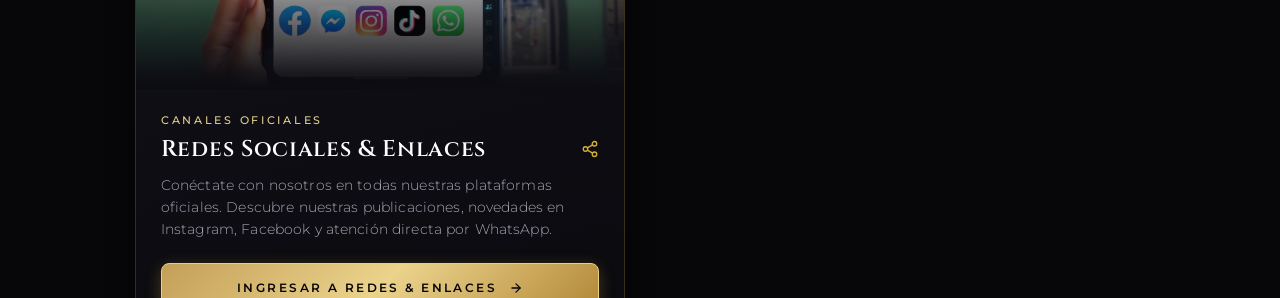
<file: mantenimiento.html>
<!DOCTYPE html>
<html lang="es">
<head>
  <meta charset="UTF-8">
  <meta name="viewport" content="width=device-width, initial-scale=1.0, maximum-scale=5.0">
  <meta http-equiv="X-UA-Compatible" content="ie=edge">
  
  <title>Total Beauty | Renovando Nuestra Experiencia</title>
  <meta name="description" content="Total Beauty Salón &amp; Academia se encuentra en mantenimiento temporal. Nuestras instalaciones físicas y atención por WhatsApp continúan operando con normalidad.">
  <meta name="theme-color" content="#070709">

  <!-- Favicon -->
  <link rel="icon" type="image/x-icon" href="assets/favicon.ico">

  <!-- Fuentes Premium de Google Fonts -->
  <link rel="preconnect" href="https://fonts.googleapis.com">
  <link rel="preconnect" href="https://fonts.gstatic.com" crossorigin>
  <link href="https://fonts.googleapis.com/css2?family=Cinzel:wght@400;500;600;700&family=Montserrat:wght@300;400;500;600&family=Playfair+Display:ital,wght@0,400;0,600;1,400&display=swap" rel="stylesheet">

  <!-- Hoja de Estilos Principal -->
  <link rel="stylesheet" href="styles.css">
</head>
<body class="page-mantenimiento">

  <!-- ==============================================
       PANTALLA DE CARGA (PRELOADER) CON ANIMACIÓN DE LOGO
       ============================================== -->
  <div id="salonPreloader" class="salon-preloader" aria-label="Cargando experiencia Total Beauty">
    <div class="preloader-inner-container">
      
      <!-- Halo y Anillos Orbitales Giratorios de Lujo -->
      <div class="preloader-orbital-wrap">
        <div class="preloader-orbital-ring ring-outer"></div>
        <div class="preloader-orbital-ring ring-middle"></div>
        <div class="preloader-orbital-ring ring-inner"></div>

        <!-- Logotipo Oficial con Animación de Brillo, Pulso y Resplandor -->
        <div class="preloader-logo-wrap">
          <img 
            src="assets/images/logo.png" 
            alt="Total Beauty Salón &amp; Academia" 
            class="preloader-logo-img"
            onerror="this.onerror=null; this.src='assets/images/logoheader.png';"
          >
          <div class="preloader-logo-shimmer"></div>
        </div>
      </div>

      <!-- Nombre de Marca y Subtítulo Elegante -->
      <div class="preloader-brand-box">
        <h2 class="preloader-brand-title">TOTAL BEAUTY</h2>
        <p class="preloader-brand-tag">Salón &amp; Academia</p>
      </div>

      <!-- Barra de Progreso de Alta Gama -->
      <div class="preloader-progress-track">
        <div class="preloader-progress-fill"></div>
      </div>

      <!-- Indicador de Texto -->
      <div class="preloader-status-text">
        <span>Preparando experiencia exclusiva</span>
        <span class="preloader-dots">
          <span class="pdot dot-1">.</span>
          <span class="pdot dot-2">.</span>
          <span class="pdot dot-3">.</span>
        </span>
      </div>

    </div>
  </div>

  <!-- Fondos Ambientales -->
  <div class="ambient-glow" aria-hidden="true"></div>
  <div class="ambient-grid" aria-hidden="true"></div>

  <!-- Capa de Notificación de Reanudación Automática -->
  <div id="reconnectToast" class="maintenance-reconnect-toast" style="display: none;" role="status" aria-live="polite">
    <div class="reconnect-content">
      <span class="gold-pulse-dot"></span>
      <span>¡Plataforma nuevamente disponible! Redirigiendo al portal...</span>
    </div>
  </div>

  <!-- Contenedor Principal del Sitio -->
  <div class="site-wrapper maintenance-wrapper">
    
    <!-- Encabezado y Marca -->
    <header class="brand-header animate-fade-in">
      <div class="brand-logo-container" aria-label="Total Beauty Salón &amp; Academia">
        <img 
          src="assets/images/logo.png" 
          alt="Total Beauty Salón &amp; Academia" 
          class="brand-logo-img"
          onerror="this.onerror=null; this.src='assets/images/logoheader.png';"
        >
        <p class="brand-tagline">Salón &amp; Academia</p>
      </div>
    </header>

    <!-- Tarjeta Principal de Mantenimiento -->
    <main class="maintenance-card animate-fade-in delay-1" role="main">

      <!-- Badge Superior de Estado -->
      <div class="maintenance-status-badge">
        <span class="gold-pulse-dot"></span>
        <span>Mantenimiento Programado</span>
      </div>

      <!-- ANIMACIÓN DE SALÓN DE BELLEZA COLORIDA Y DE ALTA GAMA (SVG PURO VECTORIAL) -->
      <div class="salon-animation-container" aria-hidden="true">
        <svg 
          class="salon-svg-scene" 
          viewBox="0 0 520 330" 
          fill="none" 
          xmlns="http://www.w3.org/2000/svg"
          preserveAspectRatio="xMidYMid meet"
        >
          <defs>
            <!-- 1. Gradientes de Oro y Metales Preciosos -->
            <linearGradient id="goldGradientMain" x1="0%" y1="0%" x2="100%" y2="100%">
              <stop offset="0%" stop-color="#fff8db" />
              <stop offset="35%" stop-color="#d4af37" />
              <stop offset="70%" stop-color="#9a7418" />
              <stop offset="100%" stop-color="#fdf4cf" />
            </linearGradient>

            <linearGradient id="goldSoft" x1="0%" y1="0%" x2="0%" y2="100%">
              <stop offset="0%" stop-color="#f4e08c" stop-opacity="0.95" />
              <stop offset="100%" stop-color="#8c6a15" stop-opacity="0.85" />
            </linearGradient>

            <!-- 2. Gradientes de Color: Rojo Rubí para Esmalte y Labios -->
            <linearGradient id="rubyLuxe" x1="0%" y1="0%" x2="100%" y2="100%">
              <stop offset="0%" stop-color="#ff4d6d" />
              <stop offset="40%" stop-color="#d90429" />
              <stop offset="100%" stop-color="#590d22" />
            </linearGradient>

            <linearGradient id="roseGoldLuxe" x1="0%" y1="0%" x2="100%" y2="100%">
              <stop offset="0%" stop-color="#ffe5ec" />
              <stop offset="40%" stop-color="#ff758f" />
              <stop offset="85%" stop-color="#c9184a" />
            </linearGradient>

            <!-- 3. Gradiente de Cabello Balayage Sedoso (Caramelo, Miel y Rosa Pastel) -->
            <linearGradient id="balayageHairGrad" x1="0%" y1="0%" x2="100%" y2="100%">
              <stop offset="0%" stop-color="#3a1c0d" />
              <stop offset="28%" stop-color="#935116" />
              <stop offset="55%" stop-color="#c68642" />
              <stop offset="78%" stop-color="#e0ac69" />
              <stop offset="100%" stop-color="#faedcd" />
            </linearGradient>

            <!-- 4. Gradiente de Flujo de Aire Cálido Multicolor (Oro, Coral, Fucsia, Violeta) -->
            <linearGradient id="colorfulAirGrad" x1="0%" y1="50%" x2="100%" y2="50%">
              <stop offset="0%" stop-color="#d4af37" stop-opacity="0.9" />
              <stop offset="30%" stop-color="#ff758f" stop-opacity="0.85" />
              <stop offset="70%" stop-color="#9d4edd" stop-opacity="0.8" />
              <stop offset="100%" stop-color="#48cae4" stop-opacity="0.75" />
            </linearGradient>

            <!-- 5. Auras Ambientales de Salón Chic (Violeta + Fucsia + Oro) -->
            <radialGradient id="chicSalonAura" cx="50%" cy="50%" r="50%">
              <stop offset="0%" stop-color="#d4af37" stop-opacity="0.25" />
              <stop offset="40%" stop-color="#b5179e" stop-opacity="0.18" />
              <stop offset="75%" stop-color="#3a0ca3" stop-opacity="0.08" />
              <stop offset="100%" stop-color="#070709" stop-opacity="0" />
            </radialGradient>

            <radialGradient id="bulbWarmAura" cx="50%" cy="50%" r="50%">
              <stop offset="0%" stop-color="#fff9e6" stop-opacity="0.95" />
              <stop offset="45%" stop-color="#ffb703" stop-opacity="0.6" />
              <stop offset="100%" stop-color="#070709" stop-opacity="0" />
            </radialGradient>

            <radialGradient id="bulbRoseAura" cx="50%" cy="50%" r="50%">
              <stop offset="0%" stop-color="#fff0f3" stop-opacity="0.95" />
              <stop offset="45%" stop-color="#ff758f" stop-opacity="0.6" />
              <stop offset="100%" stop-color="#070709" stop-opacity="0" />
            </radialGradient>

            <!-- 6. Cristal del Espejo con Reflejos Tornasol -->
            <linearGradient id="mirrorGlassMulti" x1="0%" y1="0%" x2="100%" y2="100%">
              <stop offset="0%" stop-color="#141420" />
              <stop offset="40%" stop-color="#1b172a" />
              <stop offset="70%" stop-color="#181e28" />
              <stop offset="100%" stop-color="#0b0b12" />
            </linearGradient>

            <linearGradient id="glassShineTornasol" x1="0%" y1="0%" x2="100%" y2="0%">
              <stop offset="0%" stop-color="#ffffff" stop-opacity="0" />
              <stop offset="35%" stop-color="#fdf4cf" stop-opacity="0.22" />
              <stop offset="65%" stop-color="#ffccd5" stop-opacity="0.22" />
              <stop offset="100%" stop-color="#ffffff" stop-opacity="0" />
            </linearGradient>

            <linearGradient id="dysonBodyMatte" x1="0%" y1="0%" x2="100%" y2="100%">
              <stop offset="0%" stop-color="#2c2a38" />
              <stop offset="50%" stop-color="#171520" />
              <stop offset="100%" stop-color="#0d0c14" />
            </linearGradient>

            <!-- Filtros de Brillo Suave -->
            <filter id="softGlowVibrant" x="-20%" y="-20%" width="140%" height="140%">
              <feGaussianBlur stdDeviation="4" result="blur" />
              <feComposite in="SourceGraphic" in2="blur" operator="over" />
            </filter>
          </defs>

          <!-- ==============================================
               FONDO: AURA MULTICOLOR Y ORBES BOKEH DE SALÓN
               ============================================== -->
          <ellipse cx="260" cy="155" rx="230" ry="145" fill="url(#chicSalonAura)" />

          <!-- Orbes Bokeh Difuminados Flotantes (Rosa, Violeta y Oro) -->
          <circle cx="110" cy="80" r="32" fill="#b5179e" opacity="0.12" class="bokeh-orb bo1" />
          <circle cx="410" cy="90" r="38" fill="#d4af37" opacity="0.1" class="bokeh-orb bo2" />
          <circle cx="370" cy="230" r="28" fill="#ff758f" opacity="0.14" class="bokeh-orb bo3" />
          <circle cx="150" cy="220" r="30" fill="#7209b7" opacity="0.12" class="bokeh-orb bo4" />

          <!-- Base del Tocador de Salón (Mármol Oscuro con Reflejo Dorado) -->
          <ellipse cx="260" cy="285" rx="210" ry="22" fill="#101018" stroke="url(#goldGradientMain)" stroke-width="1.3" stroke-opacity="0.5" />
          <line x1="60" y1="285" x2="460" y2="285" stroke="url(#goldGradientMain)" stroke-width="1.6" stroke-opacity="0.7" />

          <!-- ==============================================
               1. ESPEJO DE TOCADOR OVALADO CON LUCES DUALES
               ============================================== -->
          <g class="vanity-mirror-group">
            <!-- Marco Exterior Oro y Resplandor -->
            <ellipse cx="260" cy="150" rx="104" ry="124" fill="none" stroke="url(#goldGradientMain)" stroke-width="3.2" filter="url(#softGlowVibrant)" />
            <ellipse cx="260" cy="150" rx="96" ry="116" fill="none" stroke="url(#roseGoldLuxe)" stroke-width="1.3" stroke-dasharray="4 3" />
            
            <!-- Cristal del Espejo -->
            <ellipse cx="260" cy="150" rx="92" ry="112" fill="url(#mirrorGlassMulti)" />

            <!-- Reflejo Dinámico del Cristal (Barrido de brillo suave) -->
            <g clip-path="url(#mirrorClipV2)">
              <clipPath id="mirrorClipV2">
                <ellipse cx="260" cy="150" rx="92" ry="112" />
              </clipPath>
              <rect class="mirror-glass-shine" x="150" y="25" width="55" height="270" fill="url(#glassShineTornasol)" transform="rotate(32 260 150)" />
            </g>

            <!-- Luces de Tocador Alrededor del Marco (Alternancia Oro Cálido y Rosa Cuarzo) -->
            <g class="vanity-bulbs">
              <!-- Bombilla 1 (Superior) -->
              <circle cx="260" cy="26" r="4.8" fill="#fff9e6" class="bulb-pulse b1" />
              <circle cx="260" cy="26" r="11" fill="url(#bulbWarmAura)" class="bulb-pulse b1" />

              <!-- Bombilla 2 (Superior Derecha) -->
              <circle cx="342" cy="68" r="4.8" fill="#fff0f3" class="bulb-pulse b2" />
              <circle cx="342" cy="68" r="11" fill="url(#bulbRoseAura)" class="bulb-pulse b2" />

              <!-- Bombilla 3 (Derecha Centro) -->
              <circle cx="364" cy="150" r="4.8" fill="#fff9e6" class="bulb-pulse b3" />
              <circle cx="364" cy="150" r="11" fill="url(#bulbWarmAura)" class="bulb-pulse b3" />

              <!-- Bombilla 4 (Inferior Derecha) -->
              <circle cx="342" cy="232" r="4.8" fill="#fff0f3" class="bulb-pulse b4" />
              <circle cx="342" cy="232" r="11" fill="url(#bulbRoseAura)" class="bulb-pulse b4" />

              <!-- Bombilla 5 (Inferior Centro) -->
              <circle cx="260" cy="274" r="4.8" fill="#fff9e6" class="bulb-pulse b5" />
              <circle cx="260" cy="274" r="11" fill="url(#bulbWarmAura)" class="bulb-pulse b5" />

              <!-- Bombilla 6 (Inferior Izquierda) -->
              <circle cx="178" cy="232" r="4.8" fill="#fff0f3" class="bulb-pulse b6" />
              <circle cx="178" cy="232" r="11" fill="url(#bulbRoseAura)" class="bulb-pulse b6" />

              <!-- Bombilla 7 (Izquierda Centro) -->
              <circle cx="156" cy="150" r="4.8" fill="#fff9e6" class="bulb-pulse b7" />
              <circle cx="156" cy="150" r="11" fill="url(#bulbWarmAura)" class="bulb-pulse b7" />

              <!-- Bombilla 8 (Superior Izquierda) -->
              <circle cx="178" cy="68" r="4.8" fill="#fff0f3" class="bulb-pulse b8" />
              <circle cx="178" cy="68" r="11" fill="url(#bulbRoseAura)" class="bulb-pulse b8" />
            </g>
          </g>

          <!-- ==============================================
               2. MECHÓN DE CABELLO BALAYAGE SEDOSO FLOTANTE
               ============================================== -->
          <g class="salon-hair-balayage" transform="translate(195, 75)">
            <!-- Hebra 1 de Fondo -->
            <path d="M12 0 C-4 45 35 90 14 138 C-2 175 22 205 18 215" fill="none" stroke="url(#balayageHairGrad)" stroke-width="7" stroke-linecap="round" opacity="0.85" class="hair-wave-anim h1" />
            <!-- Hebra 2 Frontal con Reflejos Miel y Rosa -->
            <path d="M16 4 C2 52 42 95 20 144 C2 182 28 210 24 218" fill="none" stroke="url(#roseGoldLuxe)" stroke-width="3" stroke-linecap="round" opacity="0.9" class="hair-wave-anim h2" />
            <path d="M20 8 C8 58 46 100 25 148 C8 186 32 212 28 220" fill="none" stroke="#faedcd" stroke-width="1.8" stroke-linecap="round" opacity="0.95" class="hair-wave-anim h3" />
          </g>

          <!-- ==============================================
               3. SECADORA PROFESIONAL + FLUJO MULTICOLOR
               ============================================== -->
          <g class="salon-dryer-group" transform="translate(70, 145)">
            <!-- Cuerpo Cilíndrico de Secadora -->
            <path d="M25 35 L76 35 Q86 35 86 45 L86 55 Q86 65 76 65 L25 65 Z" fill="url(#dysonBodyMatte)" stroke="url(#goldGradientMain)" stroke-width="1.6" />
            <!-- Anillo Trasero Fucsia / Oro -->
            <ellipse cx="25" cy="50" rx="6" ry="16" fill="#1b1b24" stroke="url(#roseGoldLuxe)" stroke-width="1.8" />
            <circle cx="25" cy="50" r="3" fill="#ff758f" />
            <!-- Boquilla Delantera -->
            <path d="M86 40 L104 36 L104 64 L86 60 Z" fill="url(#dysonBodyMatte)" stroke="url(#goldGradientMain)" stroke-width="1.3" />
            <!-- Mango Ergonómico con Detalle Rosa Oro -->
            <path d="M48 65 L44 115 Q44 122 51 122 L57 122 Q64 122 64 115 L60 65 Z" fill="url(#dysonBodyMatte)" stroke="url(#goldGradientMain)" stroke-width="1.5" />
            <line x1="54" y1="80" x2="54" y2="95" stroke="#ff758f" stroke-width="2" stroke-linecap="round" />
            
            <!-- Flujo de Viento / Líneas de Aire Cálido Multicolor -->
            <g class="dryer-wind-stream">
              <path class="wind-line w1" d="M108 40 Q130 32 158 42 T190 40" stroke="url(#colorfulAirGrad)" stroke-width="2" stroke-linecap="round" fill="none" />
              <path class="wind-line w2" d="M108 50 Q134 54 165 48 T198 52" stroke="url(#colorfulAirGrad)" stroke-width="2.6" stroke-linecap="round" fill="none" />
              <path class="wind-line w3" d="M108 60 Q130 68 158 58 T190 62" stroke="url(#colorfulAirGrad)" stroke-width="2" stroke-linecap="round" fill="none" />
            </g>
          </g>

          <!-- ==============================================
               4. LABIAL DE LUJO (LIPSTICK) SOBRE EL TOCADOR
               ============================================== -->
          <g class="salon-lipstick-group" transform="translate(180, 240)">
            <!-- Tubo Base Dorado -->
            <rect x="0" y="20" width="16" height="26" rx="2" fill="url(#goldGradientMain)" stroke="#aa8420" stroke-width="0.8" />
            <rect x="0" y="20" width="16" height="4" fill="#fdf4cf" opacity="0.6" />
            <!-- Tubo Superior Biselado -->
            <rect x="2" y="10" width="12" height="10" fill="#202028" stroke="url(#goldGradientMain)" stroke-width="0.8" />
            <!-- Barra de Labial Rojo Rubí / Frambuesa -->
            <path d="M2 10 L2 4 Q2 0 8 0 L14 7 L14 10 Z" fill="url(#rubyLuxe)" />
            <!-- Reflejo Satinado de la Barra -->
            <path d="M4 8 L4 4 Q4 2 8 2 L10 5" stroke="#ffffff" stroke-width="0.9" stroke-linecap="round" opacity="0.65" />
            <!-- Destello de Brillo en la Punta -->
            <circle cx="8" cy="1" r="1.5" fill="#ffffff" class="lipstick-gleam-dot" />
          </g>

          <!-- ==============================================
               5. PEINE PROFESIONAL DE PRECISIÓN (CENTRO-BASE)
               ============================================== -->
          <g class="salon-comb-group" transform="translate(210, 266) rotate(-4)">
            <!-- Lomo del Peine con Destello Oro Rosa -->
            <rect x="0" y="0" width="118" height="7" rx="3.5" fill="url(#goldGradientMain)" />
            <line x1="10" y1="2" x2="108" y2="2" stroke="#fff8db" stroke-width="0.8" opacity="0.8" />
            <!-- Dientes del Peine -->
            <g fill="url(#goldSoft)">
              <rect x="10" y="7" width="1.6" height="15" rx="0.8" />
              <rect x="16" y="7" width="1.6" height="15" rx="0.8" />
              <rect x="22" y="7" width="1.6" height="15" rx="0.8" />
              <rect x="28" y="7" width="1.6" height="15" rx="0.8" />
              <rect x="34" y="7" width="1.6" height="15" rx="0.8" />
              <rect x="40" y="7" width="1.6" height="15" rx="0.8" />
              <rect x="46" y="7" width="1.6" height="15" rx="0.8" />
              <rect x="52" y="7" width="1.6" height="15" rx="0.8" />
              <rect x="58" y="7" width="1.6" height="15" rx="0.8" />
              <rect x="64" y="7" width="1.6" height="15" rx="0.8" />
              <rect x="70" y="7" width="1.6" height="15" rx="0.8" />
              <rect x="76" y="7" width="1.6" height="15" rx="0.8" />
              <rect x="82" y="7" width="1.6" height="15" rx="0.8" />
              <rect x="88" y="7" width="1.6" height="15" rx="0.8" />
              <rect x="94" y="7" width="1.6" height="15" rx="0.8" />
              <rect x="100" y="7" width="1.6" height="15" rx="0.8" />
              <rect x="106" y="7" width="1.6" height="15" rx="0.8" />
            </g>
          </g>

          <!-- ==============================================
               6. ESMALTE DE UÑAS RUBÍ CON GOTA RESPLANDECIENTE
               ============================================== -->
          <g class="salon-polish-group" transform="translate(325, 235)">
            <!-- Frasco de Cristal Facetado -->
            <rect x="0" y="16" width="22" height="26" rx="4" fill="url(#rubyLuxe)" stroke="url(#goldGradientMain)" stroke-width="1.2" />
            <!-- Reflejo de Vidrio en el Frasco -->
            <rect x="2" y="18" width="4" height="22" rx="1.5" fill="#ffffff" opacity="0.55" />
            <rect x="17" y="24" width="2" height="12" rx="1" fill="#ffffff" opacity="0.35" />
            <!-- Cuello y Tapa Dorada -->
            <rect x="7" y="12" width="8" height="4" fill="url(#goldGradientMain)" />
            <path d="M6 12 L7 0 L15 0 L16 12 Z" fill="url(#goldGradientMain)" stroke="#aa8420" stroke-width="0.8" />
            
            <!-- Pincel con Gota de Laca Roja Rubí Suspendida -->
            <g class="polish-drop-anim">
              <path d="M-6 8 Q-6 2 -12 2" stroke="url(#goldGradientMain)" stroke-width="1.5" fill="none" />
              <circle cx="-12" cy="14" r="3.2" fill="#d90429" stroke="#ff4d6d" stroke-width="0.8" />
              <circle cx="-13" cy="13" r="1" fill="#ffffff" />
            </g>
          </g>

          <!-- ==============================================
               7. TIJERAS PROFESIONALES DE ESTILISMO (DERECHA)
               ============================================== -->
          <g class="salon-scissors-assembly" transform="translate(365, 160)">
            <!-- Hoja y Mango Superior -->
            <g class="scissor-blade-top">
              <path d="M0 0 L-72 -24 Q-70 -20 0 4 Z" fill="url(#goldGradientMain)" stroke="#aa8420" stroke-width="0.8" />
              <path d="M0 0 L26 16 Q32 22 42 20 Q50 15 48 4 Q46 -6 35 -6 Q25 -6 21 4 Z" fill="none" stroke="url(#goldGradientMain)" stroke-width="3.2" stroke-linecap="round" />
              <path d="M46 15 Q54 20 58 26" fill="none" stroke="url(#goldGradientMain)" stroke-width="2.4" stroke-linecap="round" />
            </g>

            <!-- Hoja y Mango Inferior -->
            <g class="scissor-blade-bottom">
              <path d="M0 0 L-72 20 Q-70 16 0 -4 Z" fill="url(#goldGradientMain)" stroke="#aa8420" stroke-width="0.8" />
              <path d="M0 0 L26 -16 Q32 -22 42 -20 Q50 -15 48 -4 Q46 6 35 6 Q25 6 21 -4 Z" fill="none" stroke="url(#goldGradientMain)" stroke-width="3.2" stroke-linecap="round" />
            </g>

            <!-- Tornillo Pivote Central Dorado -->
            <circle cx="0" cy="0" r="5.5" fill="#fff8db" stroke="#aa8420" stroke-width="1.3" />
            <circle cx="0" cy="0" r="2.2" fill="#070709" />
          </g>

          <!-- ==============================================
               8. DESTELLOS ESTELARES MULTICOLORES (SPARKLES)
               ============================================== -->
          <!-- Destello 1 (Oro sobre tijeras) -->
          <g class="sparkle-star s1" transform="translate(290, 140)">
            <path d="M0 -11 Q0 0 11 0 Q0 0 0 11 Q0 0 -11 0 Q0 0 0 -11 Z" fill="url(#goldGradientMain)" />
          </g>
          <!-- Destello 2 (Diamante sobre espejo) -->
          <g class="sparkle-star s2" transform="translate(255, 42)">
            <path d="M0 -8 Q0 0 8 0 Q0 0 0 8 Q0 0 -8 0 Q0 0 0 -8 Z" fill="#ffffff" />
          </g>
          <!-- Destello 3 (Rosa rubí cerca del labial) -->
          <g class="sparkle-star s3" transform="translate(140, 90)">
            <path d="M0 -9 Q0 0 9 0 Q0 0 0 9 Q0 0 -9 0 Q0 0 0 -9 Z" fill="#ff758f" />
          </g>
          <!-- Destello 4 (Oro cerca del esmalte de uñas) -->
          <g class="sparkle-star s4" transform="translate(345, 230)">
            <path d="M0 -8 Q0 0 8 0 Q0 0 0 8 Q0 0 -8 0 Q0 0 0 -8 Z" fill="#fdf4cf" />
          </g>
          <!-- Destello 5 (Violeta sobre la brisa) -->
          <g class="sparkle-star s5" transform="translate(225, 190)">
            <path d="M0 -8 Q0 0 8 0 Q0 0 0 8 Q0 0 -8 0 Q0 0 0 -8 Z" fill="#b5179e" />
          </g>
          <!-- Destello 6 (Oro puro superior derecho) -->
          <g class="sparkle-star s6" transform="translate(390, 110)">
            <path d="M0 -7 Q0 0 7 0 Q0 0 0 7 Q0 0 -7 0 Q0 0 0 -7 Z" fill="#d4af37" />
          </g>

          <!-- Partículas de Polvo Dorado y Rosa Flotantes -->
          <circle cx="170" cy="110" r="2" fill="#d4af37" class="dust-particle dp1" />
          <circle cx="215" cy="65" r="1.6" fill="#ff758f" class="dust-particle dp2" />
          <circle cx="300" cy="95" r="1.8" fill="#f4e08c" class="dust-particle dp3" />
          <circle cx="345" cy="185" r="1.6" fill="#ff4d6d" class="dust-particle dp4" />
          <circle cx="150" cy="230" r="1.7" fill="#b5179e" class="dust-particle dp5" />
          <circle cx="270" cy="215" r="2.1" fill="#fff8db" class="dust-particle dp6" />
          <circle cx="380" cy="250" r="1.5" fill="#d4af37" class="dust-particle dp7" />

        </svg>
      </div>

      <!-- Título y Mensaje de Mantenimiento -->
      <h1 id="mntDisplayTitle" class="maintenance-main-title">
        Renovando Nuestra Experiencia para Ti
      </h1>

      <p id="mntDisplayMessage" class="maintenance-main-desc">
        Estamos realizando mejoras exclusivas en nuestras plataformas digitales para brindarte un servicio más ágil, sofisticado y personalizado. Nuestro salón de belleza físico y las clases en academia continúan operando con total normalidad.
      </p>

      <!-- Tarjeta Informativa de Atención en Salón Físico -->
      <div class="maintenance-salon-status-card">
        <div class="salon-status-icon">
          <svg xmlns="http://www.w3.org/2000/svg" width="22" height="22" viewBox="0 0 24 24" fill="none" stroke="currentColor" stroke-width="1.8" stroke-linecap="round" stroke-linejoin="round">
            <path d="M3 9l9-7 9 7v11a2 2 0 0 1-2 2H5a2 2 0 0 1-2-2z"></path>
            <polyline points="9 22 9 12 15 12 15 22"></polyline>
          </svg>
        </div>
        <div class="salon-status-content">
          <span class="salon-status-title">Instalaciones Físicas y Cabinas Abiertas</span>
          <p class="salon-status-desc">
            Nuestros servicios de uñas, pestañas, cejas, corte, colorimetría y tratamientos capilares continúan atendiéndose con cita previa.
          </p>
        </div>
      </div>

      <!-- Cuadro de Horario / Reapertura Estimada (Condicional) -->
      <div id="mntEstimatedBox" class="maintenance-time-box" style="display: none;">
        <svg xmlns="http://www.w3.org/2000/svg" width="18" height="18" viewBox="0 0 24 24" fill="none" stroke="currentColor" stroke-width="1.8" stroke-linecap="round" stroke-linejoin="round">
          <circle cx="12" cy="12" r="10"></circle>
          <polyline points="12 6 12 12 16 14"></polyline>
        </svg>
        <span class="time-label">Reapertura digital estimada:</span>
        <strong id="mntEstimatedText" class="time-value">Muy pronto</strong>
      </div>

      <!-- Botón de Atención Directa por WhatsApp -->
      <div id="mntWhatsappWrap" class="maintenance-actions-wrap">
        <a 
          id="mntWhatsappBtn"
          href="https://api.whatsapp.com/send?phone=525650560824&text=Hola%20Total%20Beauty,%20deseo%20agendar%20una%20cita%20o%20solicitar%20informes%20mientras%20la%20p%C3%A1gina%20se%20encuentra%20en%20mantenimiento."
          target="_blank" 
          rel="noopener noreferrer" 
          class="btn-maintenance-whatsapp"
          aria-label="Agendar Cita en Salón por WhatsApp"
        >
          <svg xmlns="http://www.w3.org/2000/svg" width="22" height="22" viewBox="0 0 24 24" fill="none" stroke="currentColor" stroke-width="2" stroke-linecap="round" stroke-linejoin="round">
            <path d="M21 11.5a8.38 8.38 0 0 1-.9 3.8 8.5 8.5 0 0 1-7.6 4.7 8.38 8.38 0 0 1-3.8-.9L3 21l1.9-5.7a8.38 8.38 0 0 1-.9-3.8 8.5 8.5 0 0 1 4.7-7.6 8.38 8.38 0 0 1 3.8-.9h.5a8.48 8.48 0 0 1 8 8v.5z"></path>
          </svg>
          <span>Agendar Cita o Consultar por WhatsApp</span>
        </a>
      </div>

      <!-- Canales Oficiales Alternativos -->
      <div class="maintenance-secondary-links">
        <span class="secondary-title">Nuestros Canales de Contacto:</span>
        <div class="secondary-buttons-row">
          <a href="https://www.instagram.com/totalbeautysalonacademia/" target="_blank" rel="noopener noreferrer" class="btn-maintenance-sec" aria-label="Instagram">
            <svg xmlns="http://www.w3.org/2000/svg" width="16" height="16" viewBox="0 0 24 24" fill="none" stroke="currentColor" stroke-width="1.8" stroke-linecap="round" stroke-linejoin="round">
              <rect x="2" y="2" width="20" height="20" rx="5" ry="5"></rect>
              <path d="M16 11.37A4 4 0 1 1 12.63 8 4 4 0 0 1 16 11.37z"></path>
              <line x1="17.5" y1="6.5" x2="17.51" y2="6.5"></line>
            </svg>
            <span>Instagram Oficial</span>
          </a>

          <a href="https://www.facebook.com/totalbeautysalonacademia/" target="_blank" rel="noopener noreferrer" class="btn-maintenance-sec" aria-label="Facebook">
            <svg xmlns="http://www.w3.org/2000/svg" width="16" height="16" viewBox="0 0 24 24" fill="none" stroke="currentColor" stroke-width="1.8" stroke-linecap="round" stroke-linejoin="round">
              <path d="M18 2h-3a5 5 0 0 0-5 5v3H7v4h3v8h4v-8h3l1-4h-4V7a1 1 0 0 1 1-1h3z"></path>
            </svg>
            <span>Página de Facebook</span>
          </a>

          <a href="tel:525650560824" class="btn-maintenance-sec" aria-label="Teléfono">
            <svg xmlns="http://www.w3.org/2000/svg" width="16" height="16" viewBox="0 0 24 24" fill="none" stroke="currentColor" stroke-width="1.8" stroke-linecap="round" stroke-linejoin="round">
              <path d="M22 16.92v3a2 2 0 0 1-2.18 2 19.79 19.79 0 0 1-8.63-3.07 19.5 19.5 0 0 1-6-6 19.79 19.79 0 0 1-3.07-8.67A2 2 0 0 1 4.11 2h3a2 2 0 0 1 2 1.72 12.84 12.84 0 0 0 .7 2.81 2 2 0 0 1-.45 2.11L8.09 9.91a16 16 0 0 0 6 6l1.27-1.27a2 2 0 0 1 2.11-.45 12.84 12.84 0 0 0 2.81.7A2 2 0 0 1 22 16.92z"></path>
            </svg>
            <span>Llamar al Salón</span>
          </a>
        </div>
      </div>

    </main>

    <!-- Separador Minimalista -->
    <div class="luxury-divider" aria-hidden="true">
      <span class="luxury-divider-line"></span>
      <span class="luxury-divider-diamond"></span>
      <span class="luxury-divider-line"></span>
    </div>

    <!-- Pie de Página -->
    <footer class="brand-footer animate-fade-in delay-2">
      <p class="footer-copyright">
        &copy; Total Beauty Salón &amp; Academia. Todos los derechos reservados.
      </p>
      <div style="margin-top: 0.75rem;">
        <a href="admin.html" class="maintenance-admin-link">Acceso para Personal Autorizado</a>
      </div>
    </footer>

  </div>

  <!-- Scripts -->
  <script src="firebase-config.js"></script>
  <script>
    document.addEventListener('DOMContentLoaded', async () => {
      'use strict';

      // 1. Control del Preloader con Animación de Logo
      const preloader = document.getElementById('salonPreloader');

      function dismissPreloader() {
        if (!preloader || preloader.classList.contains('preloader-hidden')) return;
        preloader.classList.add('preloader-hidden');
        setTimeout(() => {
          preloader.style.display = 'none';
        }, 650);
      }

      // Tiempo prudente para mostrar la animación del logo y asegurar carga visual
      setTimeout(dismissPreloader, 1300);
      window.addEventListener('load', () => {
        setTimeout(dismissPreloader, 800);
      });

      // 2. Elementos de la Página de Mantenimiento
      const titleEl = document.getElementById('mntDisplayTitle');
      const msgEl = document.getElementById('mntDisplayMessage');
      const estimatedBox = document.getElementById('mntEstimatedBox');
      const estimatedText = document.getElementById('mntEstimatedText');
      const whatsappWrap = document.getElementById('mntWhatsappWrap');
      const whatsappBtn = document.getElementById('mntWhatsappBtn');
      const reconnectToast = document.getElementById('reconnectToast');

      const urlParams = new URLSearchParams(window.location.search);
      const isPreview = urlParams.get('preview') === '1';

      async function applyMaintenanceData() {
        if (!window.TB_FIREBASE || !TB_FIREBASE.getMaintenanceMode) return;
        try {
          const mnt = await TB_FIREBASE.getMaintenanceMode();

          if (mnt.titulo && titleEl) titleEl.textContent = mnt.titulo;
          if (mnt.mensaje && msgEl) msgEl.textContent = mnt.mensaje;

          if (mnt.fechaFinEstimada && estimatedBox && estimatedText) {
            const dateObj = new Date(mnt.fechaFinEstimada);
            if (!isNaN(dateObj.getTime())) {
              estimatedText.textContent = dateObj.toLocaleString('es-MX', {
                weekday: 'long',
                day: 'numeric',
                month: 'long',
                hour: '2-digit',
                minute: '2-digit'
              });
              estimatedBox.style.display = 'inline-flex';
            } else {
              estimatedBox.style.display = 'none';
            }
          } else if (estimatedBox) {
            estimatedBox.style.display = 'none';
          }

          if (whatsappWrap) {
            if (mnt.permitirWhatsapp === false) {
              whatsappWrap.style.display = 'none';
            } else {
              whatsappWrap.style.display = 'block';
              if (whatsappBtn && mnt.whatsappNumero) {
                const phone = mnt.whatsappNumero.replace(/\D/g, '');
                whatsappBtn.href = `https://api.whatsapp.com/send?phone=${phone}&text=Hola%20Total%20Beauty,%20deseo%20agendar%20una%20cita%20o%20solicitar%20informes%20mientras%20la%20p%C3%A1gina%20se%20encuentra%20en%20mantenimiento.`;
              }
            }
          }

          // Si el modo mantenimiento ha sido desactivado en el admin y no es preview:
          if (!mnt.activo && !isPreview) {
            triggerSiteReopened();
          }

        } catch (e) {
          console.warn('Error al cargar datos de mantenimiento:', e);
        }
      }

      function triggerSiteReopened() {
        if (reconnectToast) reconnectToast.style.display = 'block';
        setTimeout(() => {
          window.location.replace('index.html');
        }, 1200);
      }

      await applyMaintenanceData();

      // Sondeo periódico cada 12 segundos para detectar si el administrador desactivó el mantenimiento
      if (!isPreview) {
        setInterval(async () => {
          try {
            if (window.TB_FIREBASE && TB_FIREBASE.getMaintenanceMode) {
              const mnt = await TB_FIREBASE.getMaintenanceMode();
              if (!mnt.activo) {
                triggerSiteReopened();
              }
            }
          } catch (e) {}
        }, 12000);
      }

    });
  </script>
</body>
</html>
</file>
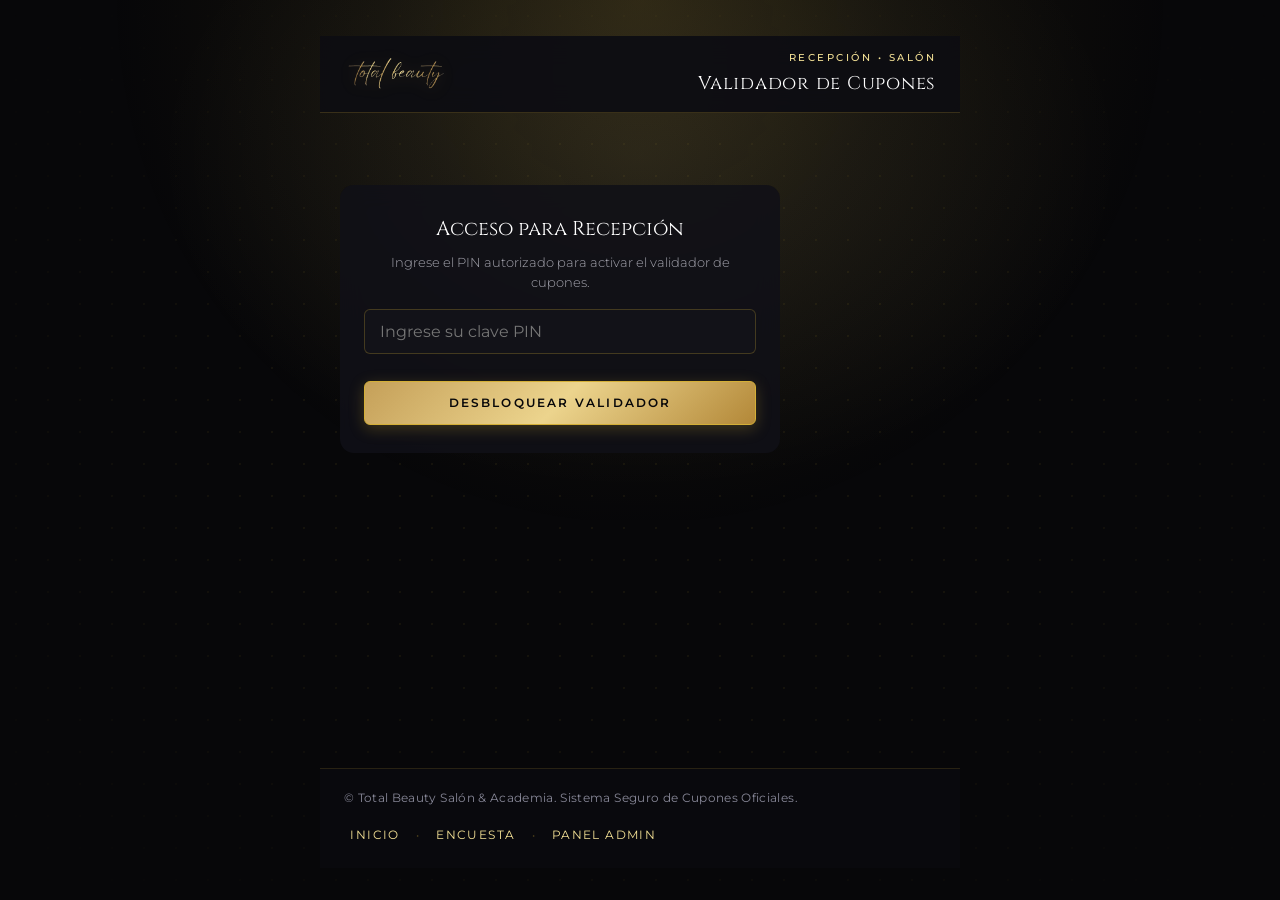
<file: validar-cupon.html>
<!DOCTYPE html>
<html lang="es">
<head>
  <meta charset="UTF-8">
  <meta name="viewport" content="width=device-width, initial-scale=1.0, maximum-scale=5.0">
  <title>Validación de Cupones | Total Beauty Salón</title>
  
  <meta name="description" content="Herramienta oficial de validación y canje de cupones de descuento para recepción de Total Beauty Salón.">
  <meta name="robots" content="noindex, nofollow">
  
  <link rel="icon" type="image/x-icon" href="assets/favicon.ico">
  
  <!-- Tipografías de Alta Gama -->
  <link rel="preconnect" href="https://fonts.googleapis.com">
  <link rel="preconnect" href="https://fonts.gstatic.com" crossorigin>
  <link href="https://fonts.googleapis.com/css2?family=Cinzel:wght@400;500;600;700&family=Montserrat:wght@300;400;500;600&family=Playfair+Display:ital,wght@0,400;0,600;1,400&display=swap" rel="stylesheet">
  
  <link rel="stylesheet" href="styles.css">
</head>
<body class="admin-body">

  <div class="ambient-glow" aria-hidden="true"></div>
  <div class="ambient-grid" aria-hidden="true"></div>

  <div class="site-wrapper" style="max-width: 680px;">
    
    <!-- Encabezado -->
    <header class="admin-header" style="margin-bottom: 1.5rem;">
      <div class="admin-header-content" style="justify-content: space-between;">
        <a href="index.html" class="admin-brand-link" title="Ir al Portal Principal">
          <img 
            src="assets/images/logoheader.png" 
            alt="Total Beauty Logo" 
            class="admin-brand-logo"
            style="max-height: 40px;"
            onerror="this.onerror=null; this.src='assets/images/logo.png';"
          >
        </a>

        <div class="admin-header-titles" style="text-align: right;">
          <span class="admin-badge-role">Recepción &bull; Salón</span>
          <h1 class="admin-main-title" style="font-size: 1.15rem;">Validador de Cupones</h1>
        </div>
      </div>
    </header>

    <!-- Notificación Toast -->
    <div id="validatorToast" class="survey-toast" style="display: none;" role="alert"></div>

    <!-- VISTA 1: PIN DE ACCESO RÁPIDO (SI NO HAY SESIÓN ADMIN) -->
    <main id="authGate" class="admin-auth-container" style="min-height: auto; margin-bottom: 2rem;">
      <div class="admin-auth-card" style="padding: 1.75rem 1.5rem;">
        <h2 class="admin-auth-title" style="font-size: 1.25rem;">Acceso para Recepción</h2>
        <p class="admin-auth-desc" style="font-size: 0.8rem; margin-bottom: 1rem;">
          Ingrese el PIN autorizado para activar el validador de cupones.
        </p>

        <form id="pinForm" onsubmit="handleQuickAuth(event)" class="admin-form">
          <div class="student-form-group">
            <input 
              type="password" 
              id="pinInput" 
              class="student-form-input" 
              placeholder="Ingrese su clave PIN" 
              required
              maxlength="20"
            >
          </div>
          <button type="submit" class="btn-student-submit">
            <span>Desbloquear Validador</span>
          </button>
        </form>
      </div>
    </main>

    <!-- VISTA 2: HERRAMIENTA DE CANJE ACTIVA -->
    <main id="validatorTool" style="display: none;">
      
      <section class="admin-panel-card">
        <div class="admin-card-header">
          <div>
            <span class="admin-section-tag">Canje en Cabina</span>
            <h2 class="admin-card-title">Consultar Cupón de Clienta</h2>
          </div>
          <a href="admin.html" class="admin-subnav-btn">
            <span>Panel Completo</span>
          </a>
        </div>

        <p class="admin-card-desc">
          Introduce el código presentado por la clienta (ej. TB-7X9K2M) para verificar su validez y calcular el descuento correspondiente.
        </p>

        <!-- Barra de Búsqueda de Código -->
        <div class="validator-search-row">
          <input 
            type="text" 
            id="codeToValidate" 
            class="validator-input-code" 
            placeholder="TB-XXXXXX"
            maxlength="12"
            onkeypress="if(event.key === 'Enter') checkCouponStatus()"
          >
          <button type="button" class="btn-student-submit" onclick="checkCouponStatus()">
            <span>Buscar</span>
          </button>
        </div>

        <!-- Área de Resultados y Canje -->
        <div id="couponResultBox" style="display: none;">
          <!-- Inyectado dinámicamente -->
        </div>

      </section>

    </main>

    <!-- Pie de Página -->
    <footer class="admin-footer" style="margin-top: 2rem;">
      <div class="admin-footer-content">
        <p class="admin-footer-copy">
          &copy; Total Beauty Salón &amp; Academia. Sistema Seguro de Cupones Oficiales.
        </p>
        <div class="admin-footer-links">
          <a href="index.html" class="admin-footer-link">Inicio</a>
          <span class="link-divider">&bull;</span>
          <a href="encuesta.html" class="admin-footer-link">Encuesta</a>
          <span class="link-divider">&bull;</span>
          <a href="admin.html" class="admin-footer-link">Panel Admin</a>
        </div>
      </div>
    </footer>

  </div>

  <!-- Scripts -->
  <script src="firebase-config.js"></script>
  <script>
    document.addEventListener('DOMContentLoaded', () => {
      'use strict';
      const ADMIN_PINS = ["ADMIN2026", "04012021"];
      const SESSION_KEY = "tb_admin_auth_token";
      let currentCheckedCoupon = null;

      const authGate = document.getElementById('authGate');
      const validatorTool = document.getElementById('validatorTool');
      const toast = document.getElementById('validatorToast');

      checkAuth();

      function checkAuth() {
        if (sessionStorage.getItem(SESSION_KEY) === "granted") {
          authGate.style.display = 'none';
          validatorTool.style.display = 'block';
        } else {
          authGate.style.display = 'block';
          validatorTool.style.display = 'none';
        }
      }

      window.handleQuickAuth = function(e) {
        e.preventDefault();
        const pin = (document.getElementById('pinInput').value || '').trim();
        if (ADMIN_PINS.includes(pin)) {
          sessionStorage.setItem(SESSION_KEY, "granted");
          checkAuth();
          showToast("Validador desbloqueado exitosamente.");
        } else {
          showToast("PIN incorrecto.");
        }
      };

      window.checkCouponStatus = async function() {
        const input = document.getElementById('codeToValidate');
        const code = (input ? input.value : '').trim().toUpperCase();
        const resultBox = document.getElementById('couponResultBox');

        if (!code || code.length < 5) {
          showToast("Ingresa un código de cupón válido (ej. TB-XXXXXX).");
          return;
        }

        resultBox.style.display = 'block';
        resultBox.innerHTML = '<div class="table-loading-cell">Consultando cupón en Firebase...</div>';

        const coupon = await TB_FIREBASE.getCupon(code);
        currentCheckedCoupon = coupon;

        if (!coupon) {
          resultBox.innerHTML = `
            <div class="validator-status-alert used">
              <strong>El código ${code} no existe</strong> en el sistema de Total Beauty. Verifica que haya sido digitado correctamente.
            </div>
          `;
          return;
        }

        renderCouponDetails(coupon);
      };

      function renderCouponDetails(c) {
        const resultBox = document.getElementById('couponResultBox');
        const isAvailable = c.estado === 'disponible';
        const isUsed = c.estado === 'utilizado';
        const isExpired = c.estado === 'vencido';

        let statusClass = 'available';
        let statusTitle = 'Cupón Disponible para Canjear';
        if (isUsed) {
          statusClass = 'used';
          statusTitle = 'Cupón Ya Utilizado';
        } else if (isExpired) {
          statusClass = 'expired';
          statusTitle = 'Cupón Vencido';
        }

        const issuedStr = c.fechaGeneracion ? new Date(c.fechaGeneracion).toLocaleDateString('es-MX', { day: '2-digit', month: 'short', year: 'numeric' }) : '--';
        const expiryStr = c.fechaVencimiento ? new Date(c.fechaVencimiento).toLocaleDateString('es-MX', { day: '2-digit', month: 'short', year: 'numeric' }) : '--';

        let html = `
          <div class="validator-status-alert ${statusClass}">
            <strong style="text-transform: uppercase;">${statusTitle} &bull; ${c.codigo}</strong>
          </div>

          <div class="coupon-meta-grid" style="margin-bottom: 1.25rem;">
            <div class="coupon-meta-item">
              <span class="meta-label">Clienta</span>
              <span class="meta-val">${c.nombre || 'Clienta'}</span>
            </div>
            <div class="coupon-meta-item">
              <span class="meta-label">WhatsApp</span>
              <span class="meta-val">${c.whatsapp || '--'}</span>
            </div>
            <div class="coupon-meta-item">
              <span class="meta-label">Emitido</span>
              <span class="meta-val">${issuedStr}</span>
            </div>
            <div class="coupon-meta-item">
              <span class="meta-label">Vigencia</span>
              <span class="meta-val gold-bold">${expiryStr}</span>
            </div>
          </div>
        `;

        if (isUsed) {
          const usedDate = c.fechaUtilizacion ? new Date(c.fechaUtilizacion).toLocaleString('es-MX') : '--';
          html += `
            <div class="admin-img-preview-box" style="padding: 1rem; border-color: rgba(231,76,60,0.4); background: rgba(231,76,60,0.08); margin-bottom: 1rem;">
              <h4 style="color: #e74c3c; font-size: 0.88rem; margin-bottom: 0.5rem;">Historial de Utilización</h4>
              <p style="font-size: 0.8rem; color: #dedede; margin-bottom: 0.25rem;">Fecha de canje: <strong>${usedDate}</strong></p>
              <p style="font-size: 0.8rem; color: #dedede; margin-bottom: 0.25rem;">Servicio: <strong>${c.servicioCanje || 'General'}</strong></p>
              <p style="font-size: 0.8rem; color: #dedede; margin-bottom: 0.25rem;">Precio original: $${c.precioOriginal || 0} &bull; Descuento: ${c.descuentoPorcentaje || 0}% (-$${c.descuentoImporte || 0})</p>
              <p style="font-size: 0.84rem; color: var(--gold-light); font-weight: 600;">Total Pagado: $${c.totalPagado || 0} MXN</p>
              <p style="font-size: 0.72rem; color: var(--text-dim); margin-top: 0.35rem;">Atendido por: ${c.canjeadoPor || 'Recepción'}</p>
            </div>
          `;
        } else if (isExpired) {
          html += `
            <div class="admin-img-preview-box" style="padding: 1rem; border-color: rgba(243,156,18,0.4); background: rgba(243,156,18,0.08); margin-bottom: 1rem;">
              <h4 style="color: #f39c12; font-size: 0.88rem; margin-bottom: 0.4rem;">Cupón Fuera de Vigencia</h4>
              <p style="font-size: 0.8rem; color: #dedede;">Este cupón venció el ${expiryStr}. Los cupones tienen 30 días de vigencia no prorrogables.</p>
            </div>
          `;
        } else {
          // Formulario interactivo de canje
          html += `
            <form onsubmit="handleRedeemSubmit(event)" class="admin-form" style="background: rgba(10,10,14,0.7); padding: 1.25rem; border-radius: 10px; border: 1px solid rgba(212,175,55,0.2);">
              <h4 style="color: var(--gold-light); font-size: 0.92rem; margin-bottom: 0.85rem;">Registrar Servicio y Aplicar Descuento</h4>

              <div class="admin-form-row">
                <div class="student-form-group">
                  <label class="student-form-label">Servicio Contratado</label>
                  <select id="redeemServiceInput" class="student-form-input" required>
                    <option value="Uñas Acrílicas">Uñas Acrílicas / Gel</option>
                    <option value="Extensiones de Pestañas">Extensiones de Pestañas</option>
                    <option value="Laminado y Diseño de Cejas">Laminado y Diseño de Cejas</option>
                    <option value="Pedicure Spa">Pedicure Spa</option>
                    <option value="Corte de Cabello">Corte de Cabello</option>
                    <option value="Maquillaje">Maquillaje</option>
                    <option value="Tratamiento Capilar">Tratamiento Capilar</option>
                    <option value="Otro Servicio">Otro Servicio</option>
                  </select>
                </div>

                <div class="student-form-group">
                  <label class="student-form-label">Precio Regular del Servicio ($ MXN)</label>
                  <input 
                    type="number" 
                    id="redeemPriceInput" 
                    class="student-form-input" 
                    placeholder="ej. 500" 
                    min="1" 
                    required 
                    oninput="calculateRedemptionTotals(this.value)"
                  >
                </div>
              </div>

              <!-- Cálculo en vivo del descuento -->
              <div id="liveCalcBox" style="background: rgba(212,175,55,0.08); border: 1px solid rgba(212,175,55,0.25); border-radius: 8px; padding: 0.85rem 1rem; margin-bottom: 1.15rem; display: none;">
                <div style="display: flex; justify-content: space-between; font-size: 0.82rem; margin-bottom: 0.35rem;">
                  <span style="color: var(--text-muted);">Porcentaje según rango:</span>
                  <span id="liveTierDisplay" style="color: var(--gold-light); font-weight: 600;">20%</span>
                </div>
                <div style="display: flex; justify-content: space-between; font-size: 0.82rem; margin-bottom: 0.35rem;">
                  <span style="color: var(--text-muted);">Descuento a aplicar:</span>
                  <span id="liveDiscountDisplay" style="color: var(--gold-primary); font-weight: 700;">-$100 MXN</span>
                </div>
                <div style="display: flex; justify-content: space-between; font-size: 1rem; font-weight: 700; color: #ffffff; border-top: 1px solid rgba(212,175,55,0.2); padding-top: 0.45rem;">
                  <span>Total Final a Cobrar:</span>
                  <span id="liveTotalDisplay" style="color: var(--gold-light); font-family: var(--font-serif); font-size: 1.2rem;">$400 MXN</span>
                </div>
              </div>

              <div class="student-form-group">
                <label class="student-form-label">Personal Responsable en Recepción</label>
                <input type="text" id="redeemCashierInput" class="student-form-input" value="Recepción Total Beauty" required>
              </div>

              <div class="student-form-group">
                <label class="student-form-label">Notas Adicionales (Opcional)</label>
                <input type="text" id="redeemNotesInput" class="student-form-input" placeholder="ej. Clienta satisfecha, cita 16:00 hrs">
              </div>

              <button type="submit" id="btnConfirmRedeem" class="btn-student-submit" style="margin-top: 0.5rem;">
                <span>Confirmar Canje y Aplicar Descuento</span>
              </button>
            </form>
          `;
        }

        resultBox.innerHTML = html;
      }

      window.calculateRedemptionTotals = function(val) {
        const box = document.getElementById('liveCalcBox');
        const tier = document.getElementById('liveTierDisplay');
        const disc = document.getElementById('liveDiscountDisplay');
        const tot = document.getElementById('liveTotalDisplay');

        const p = parseFloat(val);
        if (isNaN(p) || p <= 0) {
          if (box) box.style.display = 'none';
          return;
        }

        const calc = TB_FIREBASE.calculateDiscount(p);
        if (box) box.style.display = 'block';
        if (tier) tier.textContent = `${calc.porcentaje}% (${calc.rango})`;
        if (disc) disc.textContent = `-$${calc.montoDescuento.toLocaleString('es-MX')} MXN`;
        if (tot) tot.textContent = `$${calc.totalPagar.toLocaleString('es-MX')} MXN`;
      };

      window.handleRedeemSubmit = async function(e) {
        e.preventDefault();
        if (!currentCheckedCoupon || !currentCheckedCoupon.codigo) return;

        const btn = document.getElementById('btnConfirmRedeem');
        if (btn) {
          btn.disabled = true;
          btn.innerHTML = '<span>Procesando canje en Firebase...</span>';
        }

        const service = document.getElementById('redeemServiceInput').value;
        const price = parseFloat(document.getElementById('redeemPriceInput').value);
        const cashier = document.getElementById('redeemCashierInput').value;
        const notes = document.getElementById('redeemNotesInput').value;

        const res = await TB_FIREBASE.canjearCupon(currentCheckedCoupon.codigo, {
          servicio: service,
          precioOriginal: price,
          responsable: cashier,
          notas: notes
        });

        if (res.success) {
          showToast(res.message);
          currentCheckedCoupon = res.cupon;
          renderCouponDetails(res.cupon);
        } else {
          showToast(res.message);
          if (btn) {
            btn.disabled = false;
            btn.innerHTML = '<span>Confirmar Canje</span>';
          }
        }
      };

      function showToast(msg) {
        if (!toast) return;
        toast.textContent = msg;
        toast.style.display = 'block';
        toast.classList.add('visible');
        setTimeout(() => {
          toast.classList.remove('visible');
          setTimeout(() => toast.style.display = 'none', 300);
        }, 4000);
      }
    });
  </script>
</body>
</html>
</file>
<file: styles.css>
/* ==========================================================================
   TOTAL BEAUTY SALON & ACADEMIA
   Estilo: Minimalista & Premium Luxury Dark
   Paleta: Fondo Negro Profundo (#070709) con Acentos Dorados (#D4AF37)
   Cero Emojis - Tipografía de Alta Gama, Intersticial y Móvil Ultra Optimizado
   ========================================================================== */

/* Variables de Color y Tipografía */
:root {
  --bg-dark: #070709;
  --bg-card: rgba(18, 18, 22, 0.75);
  --bg-card-hover: rgba(26, 26, 32, 0.95);
  --surface-alt: #101014;
  --surface-card: #0d0d12;

  /* Dorados de Lujo */
  --gold-primary: #d4af37;
  --gold-light: #f5e296;
  --gold-dark: #997a24;
  --gold-gradient: linear-gradient(135deg, #c5a059 0%, #f7e6a7 45%, #d4af37 75%, #8f691e 100%);
  --gold-gradient-soft: linear-gradient(135deg, rgba(212, 175, 55, 0.15) 0%, rgba(245, 226, 150, 0.05) 100%);
  --gold-border: rgba(212, 175, 55, 0.28);
  --gold-border-hover: rgba(212, 175, 55, 0.75);
  --gold-glow: rgba(212, 175, 55, 0.22);

  /* Textos */
  --text-primary: #f8f8f8;
  --text-muted: #a6a6b0;
  --text-dim: #70707c;

  /* Tipografías */
  --font-serif: 'Cinzel', 'Playfair Display', Georgia, serif;
  --font-sans: 'Montserrat', -apple-system, BlinkMacSystemFont, 'Segoe UI', Roboto, sans-serif;

  /* Transiciones */
  --transition-smooth: all 0.35s cubic-bezier(0.16, 1, 0.3, 1);
}

/* Reset y Base */
*, *::before, *::after {
  box-sizing: border-box;
  margin: 0;
  padding: 0;
  -webkit-tap-highlight-color: transparent;
  -webkit-user-select: none;
  -moz-user-select: none;
  -ms-user-select: none;
  user-select: none;
}

html {
  font-size: 16px;
  scroll-behavior: smooth;
  background-color: var(--bg-dark);
  -webkit-text-size-adjust: 100%;
  -webkit-user-select: none;
  -moz-user-select: none;
  -ms-user-select: none;
  user-select: none;
}

body {
  background-color: var(--bg-dark);
  color: var(--text-primary);
  font-family: var(--font-sans);
  min-height: 100vh;
  display: flex;
  flex-direction: column;
  line-height: 1.6;
  overflow-x: hidden;
  position: relative;
  -webkit-font-smoothing: antialiased;
  -webkit-user-select: none;
  -moz-user-select: none;
  -ms-user-select: none;
  user-select: none;
}

/* Excepciones de Selección para Campos Editables y Formularios */
input,
textarea,
select,
[contenteditable="true"] {
  -webkit-user-select: text !important;
  -moz-user-select: text !important;
  -ms-user-select: text !important;
  user-select: text !important;
}

/* Fondos Ambientales Premium y Efectos de Iluminacion */
@keyframes ambientBreathe {
  0%, 100% {
    opacity: 0.82;
    transform: translateX(-50%) scale(1);
  }
  50% {
    opacity: 1;
    transform: translateX(-50%) scale(1.06);
  }
}

.ambient-glow {
  position: fixed;
  top: 0;
  left: 50%;
  transform: translateX(-50%);
  width: min(1050px, 100vw);
  height: 520px;
  background: 
    radial-gradient(circle at 50% 0%, rgba(212, 175, 55, 0.16) 0%, rgba(212, 175, 55, 0.06) 35%, rgba(7, 7, 9, 0) 72%),
    radial-gradient(ellipse at 50% 30%, rgba(250, 235, 176, 0.08) 0%, rgba(7, 7, 9, 0) 65%);
  pointer-events: none;
  z-index: 0;
  animation: ambientBreathe 9s ease-in-out infinite;
}

.ambient-grid {
  position: fixed;
  inset: 0;
  background-image: radial-gradient(rgba(212, 175, 55, 0.07) 1.2px, transparent 1.2px);
  background-size: 32px 32px;
  mask-image: radial-gradient(ellipse at center, rgba(0, 0, 0, 1) 40%, rgba(0, 0, 0, 0.2) 85%, transparent 100%);
  -webkit-mask-image: radial-gradient(ellipse at center, rgba(0, 0, 0, 1) 40%, rgba(0, 0, 0, 0.2) 85%, transparent 100%);
  pointer-events: none;
  z-index: 0;
}

/* ==========================================================================
   ANUNCIO INTERSTICIAL (PANTALLA EMERGENTE AL ENTRAR CON CIERRE TRAS 5S)
   ========================================================================== */
.interstitial-overlay {
  position: fixed;
  inset: 0;
  background: rgba(5, 5, 8, 0.92);
  backdrop-filter: blur(14px);
  -webkit-backdrop-filter: blur(14px);
  z-index: 99999;
  display: flex;
  align-items: center;
  justify-content: center;
  padding: 1rem;
  opacity: 0;
  pointer-events: none;
  transition: opacity 0.4s ease;
}

.interstitial-overlay.active {
  opacity: 1;
  pointer-events: auto;
}

.interstitial-card {
  background: #0d0d14;
  border: 1px solid var(--gold-border);
  border-radius: 16px;
  max-width: 520px;
  width: 100%;
  max-height: 94vh;
  overflow-y: auto;
  padding: 1.35rem 1.35rem 1.5rem;
  box-shadow: 0 25px 60px rgba(0, 0, 0, 0.95), 0 0 40px rgba(212, 175, 55, 0.2);
  transform: translateY(20px) scale(0.97);
  transition: transform 0.4s cubic-bezier(0.16, 1, 0.3, 1);
  position: relative;
  display: flex;
  flex-direction: column;
}

.interstitial-overlay.active .interstitial-card {
  transform: translateY(0) scale(1);
}

/* Barra Superior del Intersticial: Temporizador y Botón Cerrar tras 5s */
.interstitial-timer-wrap {
  display: flex;
  justify-content: space-between;
  align-items: center;
  margin-bottom: 0.85rem;
  min-height: 32px;
}

.interstitial-tag {
  font-size: 0.65rem;
  letter-spacing: 0.25em;
  text-transform: uppercase;
  color: var(--gold-light);
  font-weight: 500;
}

.interstitial-countdown {
  display: inline-flex;
  align-items: center;
  gap: 0.4rem;
  padding: 0.25rem 0.75rem;
  background: rgba(212, 175, 55, 0.08);
  border: 1px solid rgba(212, 175, 55, 0.25);
  border-radius: 999px;
  font-size: 0.68rem;
  letter-spacing: 0.1em;
  color: var(--gold-light);
  text-transform: uppercase;
  font-weight: 500;
}

.interstitial-close-btn {
  display: inline-flex;
  align-items: center;
  gap: 0.45rem;
  padding: 0.32rem 0.85rem;
  background: rgba(24, 24, 32, 0.95);
  border: 1px solid var(--gold-primary);
  border-radius: 999px;
  font-size: 0.72rem;
  letter-spacing: 0.12em;
  color: #ffffff;
  text-transform: uppercase;
  cursor: pointer;
  transition: var(--transition-smooth);
  box-shadow: 0 0 12px rgba(212, 175, 55, 0.25);
}

.interstitial-close-btn:hover {
  background: var(--gold-primary);
  color: #070709;
  transform: scale(1.04);
}

.interstitial-close-btn svg {
  width: 13px;
  height: 13px;
}

.interstitial-title {
  font-family: var(--font-serif);
  font-size: 1.45rem;
  color: #ffffff;
  margin-bottom: 0.75rem;
  line-height: 1.25;
  letter-spacing: 0.03em;
}

/* Imagen del Intersticial Completa y Sin Recortar */
.interstitial-image-wrap {
  width: 100%;
  max-height: 56vh;
  border-radius: 10px;
  overflow: hidden;
  position: relative;
  margin-bottom: 1rem;
  background: #09090d;
  border: 1px solid rgba(212, 175, 55, 0.22);
  display: flex;
  align-items: center;
  justify-content: center;
}

.interstitial-img {
  width: 100%;
  max-height: 56vh;
  height: auto;
  object-fit: contain;
  object-position: center;
  display: block;
}

.interstitial-img-overlay {
  display: none !important;
}

.interstitial-text {
  font-size: 0.84rem;
  color: var(--text-muted);
  line-height: 1.55;
  margin-bottom: 1.25rem;
  font-weight: 300;
}

.interstitial-action-btn {
  width: 100%;
  padding: 0.85rem 1.25rem;
}

/* ==========================================================================
   ANUNCIO DE VIDEO INTERSTICIAL EXCLUSIVO DE ACADEMIA (PRESENTACIÓN.MP4)
   ========================================================================== */
.academy-video-overlay {
  position: fixed;
  inset: 0;
  background: rgba(4, 4, 7, 0.95);
  backdrop-filter: blur(16px);
  -webkit-backdrop-filter: blur(16px);
  z-index: 999999;
  display: flex;
  align-items: center;
  justify-content: center;
  padding: 1.25rem;
  opacity: 0;
  transition: opacity 0.35s ease;
  pointer-events: none;
}

.academy-video-overlay.active {
  opacity: 1;
  pointer-events: auto;
}

.academy-video-card {
  position: relative;
  width: 100%;
  max-width: 840px;
  background: linear-gradient(180deg, #111116 0%, #07070a 100%);
  border: 1px solid var(--gold-border);
  border-radius: 16px;
  box-shadow: 0 25px 70px rgba(0, 0, 0, 0.95), 0 0 35px rgba(212, 175, 55, 0.22);
  overflow: hidden;
  display: flex;
  flex-direction: column;
  animation: zoomIn 0.35s cubic-bezier(0.16, 1, 0.3, 1) forwards;
}

.video-top-bar {
  display: flex;
  align-items: center;
  justify-content: space-between;
  padding: 0.85rem 1.25rem;
  border-bottom: 1px solid rgba(212, 175, 55, 0.15);
  background: rgba(13, 13, 18, 0.95);
  z-index: 10;
}

.video-brand-tag {
  font-family: var(--font-sans);
  font-size: 0.72rem;
  font-weight: 600;
  text-transform: uppercase;
  letter-spacing: 0.1em;
  color: var(--gold-primary);
}

.video-timer-actions {
  display: flex;
  align-items: center;
  gap: 0.65rem;
}

.video-countdown-badge {
  font-size: 0.74rem;
  letter-spacing: 0.05em;
  color: var(--gold-light);
  background: rgba(212, 175, 55, 0.12);
  border: 1px solid rgba(212, 175, 55, 0.35);
  padding: 0.35rem 0.85rem;
  border-radius: 20px;
  font-weight: 500;
}

.video-close-btn {
  background: rgba(212, 175, 55, 0.15);
  border: 1px solid var(--gold-primary);
  color: #ffffff;
  padding: 0.35rem 0.95rem;
  border-radius: 20px;
  font-family: var(--font-sans);
  font-size: 0.74rem;
  font-weight: 600;
  letter-spacing: 0.05em;
  cursor: pointer;
  display: inline-flex;
  align-items: center;
  gap: 0.45rem;
  transition: all 0.25s ease;
  box-shadow: 0 0 12px rgba(212, 175, 55, 0.25);
}

.video-close-btn:hover {
  background: var(--gold-primary);
  color: #070709;
  transform: scale(1.04);
}

.video-close-btn svg {
  width: 13px;
  height: 13px;
}

.video-player-frame {
  position: relative;
  width: 100%;
  background: #000000;
  display: flex;
  align-items: center;
  justify-content: center;
  overflow: hidden;
}

.academy-presentation-video {
  width: 100%;
  max-height: 72vh;
  height: auto;
  display: block;
  object-fit: contain;
  background: #000000;
  outline: none;
}

/* Capa de Activación Táctil para Audio */
.video-audio-prompt-overlay {
  position: absolute;
  inset: 0;
  background: rgba(4, 4, 7, 0.78);
  backdrop-filter: blur(8px);
  -webkit-backdrop-filter: blur(8px);
  display: flex;
  align-items: center;
  justify-content: center;
  padding: 1.25rem;
  z-index: 20;
  cursor: pointer;
  transition: opacity 0.3s ease;
}

.video-audio-prompt-box {
  display: flex;
  align-items: center;
  gap: 1.15rem;
  background: linear-gradient(135deg, rgba(24, 24, 30, 0.96) 0%, rgba(10, 10, 14, 0.98) 100%);
  border: 1px solid var(--gold-primary);
  box-shadow: 0 12px 35px rgba(0, 0, 0, 0.85), 0 0 25px rgba(212, 175, 55, 0.28);
  padding: 0.95rem 1.6rem;
  border-radius: 40px;
  color: #ffffff;
  transition: all 0.25s ease;
  animation: pulseGoldGlow 2.4s infinite ease-in-out;
  user-select: none;
}

.video-audio-prompt-box:hover {
  transform: scale(1.03);
  border-color: var(--gold-light);
  box-shadow: 0 14px 40px rgba(0, 0, 0, 0.9), 0 0 35px rgba(212, 175, 55, 0.45);
}

.video-audio-prompt-icon {
  width: 44px;
  height: 44px;
  border-radius: 50%;
  background: rgba(212, 175, 55, 0.16);
  border: 1px solid var(--gold-primary);
  display: flex;
  align-items: center;
  justify-content: center;
  color: var(--gold-primary);
  flex-shrink: 0;
}

.video-audio-prompt-info {
  display: flex;
  flex-direction: column;
  text-align: left;
}

.video-audio-prompt-title {
  font-family: var(--font-sans);
  font-size: 0.9rem;
  font-weight: 600;
  color: #ffffff;
  letter-spacing: 0.02em;
}

.video-audio-prompt-subtitle {
  font-family: var(--font-sans);
  font-size: 0.72rem;
  color: var(--gold-light);
  opacity: 0.85;
}

@keyframes pulseGoldGlow {
  0%, 100% {
    box-shadow: 0 12px 35px rgba(0, 0, 0, 0.85), 0 0 20px rgba(212, 175, 55, 0.22);
  }
  50% {
    box-shadow: 0 12px 35px rgba(0, 0, 0, 0.85), 0 0 32px rgba(212, 175, 55, 0.45);
  }
}

@media (max-width: 768px) {
  .academy-video-overlay {
    padding: 0.75rem;
  }
  .academy-video-card {
    max-width: 96vw;
    border-radius: 12px;
  }
  .academy-presentation-video {
    max-height: 65vh;
  }
  .video-audio-prompt-box {
    padding: 0.8rem 1.15rem;
    gap: 0.85rem;
    border-radius: 20px;
  }
  .video-audio-prompt-icon {
    width: 38px;
    height: 38px;
  }
  .video-audio-prompt-title {
    font-size: 0.82rem;
  }
  .video-audio-prompt-subtitle {
    font-size: 0.68rem;
  }
}

@keyframes zoomIn {
  from {
    opacity: 0;
    transform: scale(0.95);
  }
  to {
    opacity: 1;
    transform: scale(1);
  }
}

/* ==========================================================================
   ESTRUCTURA PRINCIPAL Y ENCABEZADOS
   ========================================================================== */
.site-wrapper {
  position: relative;
  z-index: 1;
  width: 100%;
  max-width: 1050px;
  margin: 0 auto;
  padding: 2.25rem 1.25rem 2rem;
  display: flex;
  flex-direction: column;
  min-height: 100vh;
}

/* Header de la Pagina Principal: Presencia Corporativa y Lujo */
@keyframes logoHaloPulse {
  0%, 100% {
    filter: drop-shadow(0 4px 20px rgba(212, 175, 55, 0.32)) drop-shadow(0 0 45px rgba(212, 175, 55, 0.12));
  }
  50% {
    filter: drop-shadow(0 6px 28px rgba(212, 175, 55, 0.48)) drop-shadow(0 0 65px rgba(212, 175, 55, 0.24));
  }
}

.brand-header {
  text-align: center;
  margin-bottom: 2.25rem;
  padding-bottom: 1.65rem;
  position: relative;
  display: flex;
  justify-content: center;
  align-items: center;
}

.brand-header::before {
  content: '';
  position: absolute;
  top: 50%;
  left: 50%;
  transform: translate(-50%, -50%);
  width: 260px;
  height: 260px;
  background: radial-gradient(circle, rgba(212, 175, 55, 0.12) 0%, rgba(7, 7, 9, 0) 70%);
  pointer-events: none;
  z-index: 0;
}

.brand-header::after {
  content: '';
  position: absolute;
  bottom: 0;
  left: 50%;
  transform: translateX(-50%);
  width: 140px;
  height: 1.5px;
  background: linear-gradient(90deg, transparent, rgba(212, 175, 55, 0.3), var(--gold-primary), rgba(212, 175, 55, 0.3), transparent);
  box-shadow: 0 0 8px rgba(212, 175, 55, 0.4);
}

.brand-logo-container {
  display: inline-flex;
  flex-direction: column;
  align-items: center;
  text-decoration: none;
  color: inherit;
  transition: transform 0.45s cubic-bezier(0.16, 1, 0.3, 1);
  position: relative;
  z-index: 1;
}

.brand-logo-img {
  max-height: 215px;
  width: auto;
  object-fit: contain;
  filter: drop-shadow(0 4px 20px rgba(212, 175, 55, 0.32)) drop-shadow(0 0 45px rgba(212, 175, 55, 0.12));
  transition: transform 0.45s cubic-bezier(0.16, 1, 0.3, 1), filter 0.45s ease;
  animation: logoHaloPulse 7s ease-in-out infinite;
}

.brand-logo-container:hover .brand-logo-img {
  transform: scale(1.035);
  filter: drop-shadow(0 8px 32px rgba(212, 175, 55, 0.6)) drop-shadow(0 0 75px rgba(212, 175, 55, 0.35));
}

.brand-title {
  font-family: var(--font-serif);
  font-size: 1.85rem;
  letter-spacing: 0.25em;
  text-transform: uppercase;
  color: #ffffff;
  margin-top: 0.65rem;
  font-weight: 500;
  line-height: 1.1;
}

.brand-title span {
  background: var(--gold-gradient);
  -webkit-background-clip: text;
  -webkit-text-fill-color: transparent;
}

.brand-tagline {
  font-family: var(--font-serif);
  font-size: 0.78rem;
  letter-spacing: 0.42em;
  text-transform: uppercase;
  background: linear-gradient(135deg, #fcedb0 0%, #d4af37 50%, #ecd48d 100%);
  -webkit-background-clip: text;
  -webkit-text-fill-color: transparent;
  margin-top: 0.5rem;
  font-weight: 500;
  display: inline-flex;
  align-items: center;
  gap: 0.85rem;
}

.brand-tagline::before,
.brand-tagline::after {
  content: '';
  display: inline-block;
  width: 28px;
  height: 1px;
  background: linear-gradient(90deg, transparent, rgba(212, 175, 55, 0.7));
}

.brand-tagline::after {
  background: linear-gradient(90deg, rgba(212, 175, 55, 0.7), transparent);
}

/* Botón Soy Alumna en Barra de Academia */
.btn-student-access {
  display: inline-flex;
  align-items: center;
  gap: 0.5rem;
  padding: 0.42rem 0.95rem;
  background: rgba(18, 18, 22, 0.85);
  border: 1px solid var(--gold-border);
  border-radius: 999px;
  color: #ffffff;
  font-family: var(--font-sans);
  font-size: 0.72rem;
  letter-spacing: 0.12em;
  text-transform: uppercase;
  text-decoration: none;
  cursor: pointer;
  transition: var(--transition-smooth);
  box-shadow: 0 4px 15px rgba(0, 0, 0, 0.5);
  backdrop-filter: blur(8px);
  -webkit-backdrop-filter: blur(8px);
  flex-shrink: 0;
}

.btn-student-access:hover {
  background: rgba(28, 28, 36, 0.95);
  border-color: var(--gold-border-hover);
  box-shadow: 0 6px 20px rgba(0, 0, 0, 0.7), 0 0 16px var(--gold-glow);
  transform: translateY(-2px);
}

.student-icon {
  width: 14px;
  height: 14px;
  color: var(--gold-primary);
  flex-shrink: 0;
}

.student-label {
  color: #e6e6ee;
  font-weight: 500;
}

.student-divider {
  color: rgba(212, 175, 55, 0.5);
  font-size: 0.7rem;
}

.student-cta {
  color: var(--gold-light);
  font-weight: 600;
}

/* Seccion de Bienvenida Corporativa */
.welcome-section {
  text-align: center;
  max-width: 720px;
  margin: 0 auto 2.75rem;
  padding: 0 1rem;
  display: flex;
  flex-direction: column;
  align-items: center;
}

.welcome-badge {
  display: inline-flex;
  align-items: center;
  gap: 0.45rem;
  padding: 0.32rem 1rem;
  border-radius: 999px;
  border: 1px solid rgba(212, 175, 55, 0.35);
  background: rgba(212, 175, 55, 0.06);
  font-size: 0.68rem;
  letter-spacing: 0.25em;
  text-transform: uppercase;
  color: var(--gold-light);
  margin-bottom: 0.85rem;
  box-shadow: 0 2px 10px rgba(0, 0, 0, 0.4);
}

.welcome-badge .gold-dot {
  width: 5px;
  height: 5px;
  background-color: var(--gold-primary);
  border-radius: 50%;
  box-shadow: 0 0 6px var(--gold-primary);
}

.welcome-description {
  font-size: 0.95rem;
  color: #cfcfe0;
  line-height: 1.65;
  font-weight: 300;
  letter-spacing: 0.02em;
  padding: 0.75rem 1.6rem;
  background: rgba(18, 18, 25, 0.55);
  border: 1px solid rgba(212, 175, 55, 0.16);
  border-radius: 999px;
  box-shadow: 0 4px 20px rgba(0, 0, 0, 0.45), 0 0 15px rgba(212, 175, 55, 0.05);
  backdrop-filter: blur(12px);
  -webkit-backdrop-filter: blur(12px);
  display: inline-block;
}

@media (max-width: 640px) {
  .welcome-description {
    border-radius: 16px;
    padding: 0.75rem 1rem;
    font-size: 0.88rem;
  }
}

/* ==========================================================================
   MENU PRINCIPAL - TARJETAS CORPORATIVAS DE ALTO IMPACTO (index.html)
   ========================================================================== */
@keyframes cardEntrance {
  from {
    opacity: 0;
    transform: translateY(22px);
  }
  to {
    opacity: 1;
    transform: translateY(0);
  }
}

.menu-container {
  display: grid;
  grid-template-columns: repeat(2, minmax(0, 1fr));
  gap: 1.85rem;
  max-width: 1040px;
  margin: 0 auto 3.5rem;
  width: 100%;
}

@media (max-width: 768px) {
  .menu-container {
    grid-template-columns: 1fr;
    gap: 1.35rem;
    margin-bottom: 2.5rem;
  }
}

/* Tarjetas VIP del Menu */
.option-card {
  position: relative;
  background: linear-gradient(165deg, rgba(20, 20, 28, 0.88) 0%, rgba(11, 11, 16, 0.96) 100%);
  border: 1px solid rgba(212, 175, 55, 0.22);
  border-radius: 16px;
  overflow: hidden;
  display: flex;
  flex-direction: column;
  transition: transform 0.45s cubic-bezier(0.16, 1, 0.3, 1), 
              box-shadow 0.45s cubic-bezier(0.16, 1, 0.3, 1), 
              border-color 0.45s ease,
              background 0.45s ease;
  box-shadow: 0 12px 35px -8px rgba(0, 0, 0, 0.85), 0 0 1px rgba(255, 255, 255, 0.08) inset;
  backdrop-filter: blur(16px);
  -webkit-backdrop-filter: blur(16px);
  text-decoration: none;
  color: inherit;
  cursor: pointer;
  animation: cardEntrance 0.75s cubic-bezier(0.16, 1, 0.3, 1) both;
}

.option-card:nth-child(1) { animation-delay: 0.06s; }
.option-card:nth-child(2) { animation-delay: 0.14s; }
.option-card:nth-child(3) { animation-delay: 0.22s; }
.option-card:nth-child(4) { animation-delay: 0.30s; }

/* Borde superior metalico brillante */
.option-card::before {
  content: '';
  position: absolute;
  top: 0;
  left: 0;
  right: 0;
  height: 1.5px;
  background: linear-gradient(90deg, transparent, rgba(212, 175, 55, 0.7), transparent);
  opacity: 0.8;
  z-index: 5;
  pointer-events: none;
  transition: opacity 0.4s ease;
}

/* Rayo de luz diagonal (shimmer) al pasar el cursor */
.option-card::after {
  content: '';
  position: absolute;
  top: -60%;
  left: -70%;
  width: 240%;
  height: 220%;
  background: linear-gradient(60deg, transparent 42%, rgba(255, 240, 190, 0.13) 50%, transparent 58%);
  transform: translateX(-100%) rotate(25deg);
  transition: transform 0.9s cubic-bezier(0.16, 1, 0.3, 1);
  pointer-events: none;
  z-index: 6;
}

.option-card:hover {
  transform: translateY(-7px);
  border-color: rgba(212, 175, 55, 0.58);
  background: linear-gradient(165deg, rgba(26, 26, 36, 0.92) 0%, rgba(14, 14, 20, 0.98) 100%);
  box-shadow: 0 22px 50px -10px rgba(0, 0, 0, 0.95), 0 0 32px rgba(212, 175, 55, 0.24), 0 0 2px rgba(255, 255, 255, 0.25) inset;
}

.option-card:hover::before {
  opacity: 1;
}

.option-card:hover::after {
  transform: translateX(100%) rotate(25deg);
}

/* Envoltura y Visual de Imagen */
.option-image-wrap {
  position: relative;
  width: 100%;
  height: 180px;
  overflow: hidden;
  background-color: #0d0d12;
}

@media (max-width: 640px) {
  .option-image-wrap {
    height: 155px;
  }
}

.option-image {
  width: 100%;
  height: 100%;
  object-fit: cover;
  object-position: center;
  transition: transform 0.8s cubic-bezier(0.16, 1, 0.3, 1), filter 0.8s ease;
  filter: brightness(0.92) contrast(1.06);
}

.option-card:hover .option-image {
  transform: scale(1.07);
  filter: brightness(1.02) contrast(1.1);
}

.image-overlay {
  position: absolute;
  inset: 0;
  background: linear-gradient(
    180deg,
    rgba(7, 7, 9, 0.05) 0%,
    rgba(7, 7, 9, 0.35) 45%,
    rgba(12, 12, 17, 0.92) 90%,
    #0c0c12 100%
  );
  pointer-events: none;
  z-index: 2;
}

/* Insignia de Categoria Premium */
@keyframes badgeDotPulse {
  0%, 100% {
    transform: scale(1);
    opacity: 0.8;
  }
  50% {
    transform: scale(1.3);
    opacity: 1;
  }
}

.option-category-badge {
  position: absolute;
  top: 0.95rem;
  left: 0.95rem;
  background: rgba(10, 10, 15, 0.88);
  border: 1px solid rgba(212, 175, 55, 0.38);
  backdrop-filter: blur(10px);
  -webkit-backdrop-filter: blur(10px);
  padding: 0.32rem 0.85rem;
  border-radius: 999px;
  font-size: 0.65rem;
  letter-spacing: 0.22em;
  text-transform: uppercase;
  color: var(--gold-light);
  font-weight: 600;
  z-index: 4;
  box-shadow: 0 4px 15px rgba(0, 0, 0, 0.6);
  display: inline-flex;
  align-items: center;
  gap: 0.45rem;
}

.option-category-badge::before {
  content: '';
  display: inline-block;
  width: 5px;
  height: 5px;
  border-radius: 50%;
  background-color: var(--gold-primary);
  box-shadow: 0 0 6px var(--gold-primary);
  animation: badgeDotPulse 2.5s infinite ease-in-out;
}

/* Cuerpo de la Tarjeta */
.option-content {
  padding: 1.45rem 1.55rem 1.6rem;
  display: flex;
  flex-direction: column;
  flex-grow: 1;
  position: relative;
  z-index: 3;
}

.option-subtitle {
  font-size: 0.68rem;
  letter-spacing: 0.25em;
  text-transform: uppercase;
  color: var(--gold-light);
  margin-bottom: 0.35rem;
  font-weight: 500;
  opacity: 0.92;
}

.option-title {
  font-family: var(--font-serif);
  font-size: 1.42rem;
  color: #ffffff;
  margin-bottom: 0.65rem;
  letter-spacing: 0.03em;
  font-weight: 600;
  display: flex;
  align-items: center;
  justify-content: space-between;
  line-height: 1.25;
  transition: color 0.3s ease;
}

.option-title svg {
  transition: transform 0.45s cubic-bezier(0.16, 1, 0.3, 1), filter 0.45s ease;
  flex-shrink: 0;
}

.option-card:hover .option-title svg {
  transform: scale(1.18) rotate(5deg);
  filter: drop-shadow(0 0 8px rgba(212, 175, 55, 0.75));
}

.option-description {
  font-size: 0.85rem;
  color: #a7a7b5;
  line-height: 1.62;
  margin-bottom: 1.45rem;
  font-weight: 300;
  letter-spacing: 0.01em;
}

.option-highlights {
  list-style: none;
  margin-bottom: 1.25rem;
  padding-top: 0.85rem;
  border-top: 1px solid rgba(212, 175, 55, 0.12);
  display: flex;
  flex-direction: column;
  gap: 0.45rem;
}

.highlight-item {
  display: flex;
  align-items: center;
  gap: 0.6rem;
  font-size: 0.78rem;
  color: #d1d1d8;
  letter-spacing: 0.02em;
}

.highlight-bullet {
  width: 10px;
  height: 1px;
  background: var(--gold-primary);
  flex-shrink: 0;
  display: inline-block;
  opacity: 0.75;
}

/* Botones de Accion de Lujo */
.btn-action {
  margin-top: auto;
  display: inline-flex;
  align-items: center;
  justify-content: center;
  gap: 0.75rem;
  width: 100%;
  padding: 0.88rem 1.35rem;
  border-radius: 8px;
  font-family: var(--font-sans);
  font-size: 0.76rem;
  font-weight: 600;
  letter-spacing: 0.2em;
  text-transform: uppercase;
  text-decoration: none;
  cursor: pointer;
  position: relative;
  overflow: hidden;
  transition: all 0.35s cubic-bezier(0.16, 1, 0.3, 1);
}

.btn-action::after {
  content: '';
  position: absolute;
  top: -50%;
  left: -60%;
  width: 220%;
  height: 200%;
  background: linear-gradient(60deg, transparent 40%, rgba(255, 255, 255, 0.28) 50%, transparent 60%);
  transform: translateX(-100%) rotate(25deg);
  transition: transform 0.65s ease;
  pointer-events: none;
}

.option-card:hover .btn-action::after {
  transform: translateX(100%) rotate(25deg);
}

.btn-salon {
  background: linear-gradient(135deg, #c5a059 0%, #ecd48d 50%, #b38838 100%);
  color: #070709;
  border: 1px solid #ebd084;
  box-shadow: 0 4px 16px rgba(212, 175, 55, 0.3);
  font-weight: 600;
}

.option-card:hover .btn-salon,
.btn-salon:hover {
  background: linear-gradient(135deg, #ecd48d 0%, #ffffff 50%, #d4af37 100%);
  color: #000000;
  box-shadow: 0 6px 24px rgba(212, 175, 55, 0.55);
  transform: translateY(-2px);
}

.btn-academia {
  background: rgba(212, 175, 55, 0.08);
  color: #f7e6a7;
  border: 1px solid rgba(212, 175, 55, 0.5);
  box-shadow: 0 4px 14px rgba(0, 0, 0, 0.5);
}

.option-card:hover .btn-academia,
.btn-academia:hover {
  background: linear-gradient(135deg, #c5a059 0%, #ecd48d 50%, #b38838 100%);
  color: #070709;
  border-color: #ffd875;
  box-shadow: 0 6px 24px rgba(212, 175, 55, 0.48);
  transform: translateY(-2px);
}

.btn-icon-arrow {
  width: 14px;
  height: 14px;
  transition: transform 0.35s cubic-bezier(0.16, 1, 0.3, 1);
}

.option-card:hover .btn-icon-arrow,
.interstitial-card:hover .btn-icon-arrow {
  transform: translateX(6px);
}

/* Separador Elegante */
.luxury-divider {
  display: flex;
  align-items: center;
  justify-content: center;
  gap: 1.25rem;
  margin: 1rem 0 2.75rem;
  opacity: 0.85;
}

.luxury-divider-line {
  flex: 1;
  max-width: 120px;
  height: 1px;
  background: linear-gradient(90deg, transparent, rgba(212, 175, 55, 0.5), transparent);
}

.luxury-divider-diamond {
  width: 6px;
  height: 6px;
  background: var(--gold-primary);
  transform: rotate(45deg);
  box-shadow: 0 0 8px var(--gold-primary);
}

/* ==========================================================================
   PÁGINA ESPECIAL: ACADEMIA (academia.html)
   ========================================================================== */
/* ==========================================================================
   PAGINA ESPECIAL: ACADEMIA (academia.html) - DISENO VIP Y CORPORATIVO
   ========================================================================== */
.academia-nav {
  display: flex;
  align-items: center;
  justify-content: space-between;
  padding: 0.85rem 0 1.85rem;
  border-bottom: 1px solid rgba(212, 175, 55, 0.18);
  margin-bottom: 2.5rem;
  gap: 1rem;
  position: relative;
}

.academia-nav::after {
  content: '';
  position: absolute;
  bottom: -1px;
  left: 50%;
  transform: translateX(-50%);
  width: 140px;
  height: 1.5px;
  background: linear-gradient(90deg, transparent, rgba(212, 175, 55, 0.3), var(--gold-primary), rgba(212, 175, 55, 0.3), transparent);
  box-shadow: 0 0 8px rgba(212, 175, 55, 0.4);
}

.nav-right-group {
  display: flex;
  align-items: center;
  gap: 1.15rem;
}

.btn-back {
  display: inline-flex;
  align-items: center;
  gap: 0.6rem;
  padding: 0.5rem 1.15rem;
  border-radius: 999px;
  border: 1px solid rgba(212, 175, 55, 0.32);
  background: rgba(18, 18, 26, 0.75);
  color: #e4e4ed;
  text-decoration: none;
  font-size: 0.74rem;
  letter-spacing: 0.14em;
  text-transform: uppercase;
  backdrop-filter: blur(10px);
  -webkit-backdrop-filter: blur(10px);
  transition: all 0.35s cubic-bezier(0.16, 1, 0.3, 1);
  box-shadow: 0 4px 15px rgba(0, 0, 0, 0.5);
}

.btn-back:hover {
  background: rgba(28, 28, 38, 0.95);
  color: #ffffff;
  border-color: var(--gold-light);
  transform: translateX(-3px);
  box-shadow: 0 6px 20px rgba(0, 0, 0, 0.7), 0 0 16px rgba(212, 175, 55, 0.3);
}

.btn-back svg {
  width: 15px;
  height: 15px;
  color: var(--gold-primary);
  transition: transform 0.3s ease;
}

.btn-back:hover svg {
  transform: translateX(-3px);
}

/* Hero de Academia */
.academia-hero {
  text-align: center;
  max-width: 780px;
  margin: 0 auto 3rem;
  padding: 0 0.5rem;
  position: relative;
}

.academia-hero-badge {
  display: inline-flex;
  align-items: center;
  gap: 0.55rem;
  padding: 0.38rem 1.2rem;
  border-radius: 999px;
  border: 1px solid rgba(212, 175, 55, 0.42);
  background: rgba(212, 175, 55, 0.08);
  font-size: 0.7rem;
  letter-spacing: 0.26em;
  text-transform: uppercase;
  color: var(--gold-light);
  margin-bottom: 1.15rem;
  box-shadow: 0 4px 15px rgba(0, 0, 0, 0.5), 0 0 14px rgba(212, 175, 55, 0.18);
  backdrop-filter: blur(8px);
}

.academia-hero-title {
  font-family: var(--font-serif);
  font-size: 2.65rem;
  font-weight: 600;
  letter-spacing: 0.05em;
  color: #ffffff;
  margin-bottom: 0.85rem;
  line-height: 1.18;
}

.academia-hero-title span {
  background: linear-gradient(135deg, #fceeb5 0%, #d4af37 50%, #ecd48d 100%);
  -webkit-background-clip: text;
  -webkit-text-fill-color: transparent;
  filter: drop-shadow(0 2px 14px rgba(212, 175, 55, 0.38));
}

.academia-hero-subtitle {
  font-size: 0.96rem;
  color: #cfcfe0;
  line-height: 1.7;
  font-weight: 300;
  margin-bottom: 1.75rem;
  letter-spacing: 0.015em;
}

/* Metricas Clave de la Academia */
.academia-metrics-grid {
  display: grid;
  grid-template-columns: repeat(4, 1fr);
  gap: 1.1rem;
  max-width: 920px;
  margin: 0 auto 3.5rem;
  width: 100%;
}

.metric-card {
  background: linear-gradient(165deg, rgba(22, 22, 30, 0.88) 0%, rgba(12, 12, 18, 0.96) 100%);
  border: 1px solid rgba(212, 175, 55, 0.24);
  border-radius: 14px;
  padding: 1.35rem 0.85rem;
  text-align: center;
  transition: all 0.4s cubic-bezier(0.16, 1, 0.3, 1);
  box-shadow: 0 8px 25px -8px rgba(0, 0, 0, 0.75), 0 0 1px rgba(255, 255, 255, 0.08) inset;
  backdrop-filter: blur(12px);
  -webkit-backdrop-filter: blur(12px);
  position: relative;
  overflow: hidden;
}

.metric-card::before {
  content: '';
  position: absolute;
  top: 0;
  left: 0;
  right: 0;
  height: 1.5px;
  background: linear-gradient(90deg, transparent, rgba(212, 175, 55, 0.7), transparent);
}

.metric-card:hover {
  border-color: rgba(212, 175, 55, 0.6);
  background: linear-gradient(165deg, rgba(28, 28, 38, 0.92) 0%, rgba(16, 16, 22, 0.98) 100%);
  transform: translateY(-5px);
  box-shadow: 0 16px 36px -8px rgba(0, 0, 0, 0.9), 0 0 25px rgba(212, 175, 55, 0.25);
}

.metric-value {
  font-family: var(--font-serif);
  font-size: 1.45rem;
  background: linear-gradient(135deg, #fceeb5 0%, #d4af37 50%, #ecd48d 100%);
  -webkit-background-clip: text;
  -webkit-text-fill-color: transparent;
  margin-bottom: 0.35rem;
  font-weight: 700;
  letter-spacing: 0.05em;
  filter: drop-shadow(0 2px 8px rgba(212, 175, 55, 0.3));
}

.metric-label {
  font-size: 0.72rem;
  letter-spacing: 0.14em;
  text-transform: uppercase;
  color: #b0b0c2;
  font-weight: 500;
}

/* Seccion de Cursos y Filtros */
.section-header {
  text-align: center;
  margin-bottom: 1.85rem;
}

.section-tag {
  font-size: 0.7rem;
  letter-spacing: 0.24em;
  text-transform: uppercase;
  color: var(--gold-light);
  margin-bottom: 0.45rem;
  display: block;
  font-weight: 500;
}

.section-title {
  font-family: var(--font-serif);
  font-size: 1.95rem;
  letter-spacing: 0.04em;
  color: #ffffff;
  font-weight: 600;
}

.category-filter-bar {
  display: flex;
  justify-content: center;
  flex-wrap: wrap;
  gap: 0.65rem;
  margin-bottom: 2.75rem;
}

.filter-btn {
  background: rgba(18, 18, 26, 0.65);
  border: 1px solid rgba(212, 175, 55, 0.28);
  color: #b5b5c6;
  padding: 0.55rem 1.25rem;
  border-radius: 999px;
  font-family: var(--font-sans);
  font-size: 0.75rem;
  letter-spacing: 0.1em;
  cursor: pointer;
  transition: all 0.35s cubic-bezier(0.16, 1, 0.3, 1);
  white-space: nowrap;
  backdrop-filter: blur(8px);
  box-shadow: 0 4px 14px rgba(0, 0, 0, 0.5);
}

.filter-btn:hover {
  background: rgba(28, 28, 38, 0.85);
  border-color: var(--gold-light);
  color: #ffffff;
  transform: translateY(-2px);
  box-shadow: 0 6px 18px rgba(0, 0, 0, 0.7), 0 0 15px rgba(212, 175, 55, 0.2);
}

.filter-btn.active {
  background: linear-gradient(135deg, #d4af37 0%, #faebb0 45%, #c5a059 80%, #997a24 100%);
  color: #070709;
  font-weight: 700;
  border-color: #fff2b5;
  box-shadow: 0 6px 22px rgba(212, 175, 55, 0.45);
  transform: translateY(-2px);
}

/* Cuadricula de Cursos */
.courses-grid {
  display: grid;
  grid-template-columns: repeat(auto-fill, minmax(310px, 1fr));
  gap: 1.75rem;
  margin-bottom: 3.75rem;
  width: 100%;
}

.course-card {
  background: linear-gradient(165deg, rgba(20, 20, 28, 0.88) 0%, rgba(11, 11, 16, 0.96) 100%);
  border: 1px solid rgba(212, 175, 55, 0.24);
  border-radius: 16px;
  overflow: hidden;
  display: flex;
  flex-direction: column;
  transition: all 0.45s cubic-bezier(0.16, 1, 0.3, 1);
  box-shadow: 0 10px 30px rgba(0, 0, 0, 0.8), 0 0 1px rgba(255, 255, 255, 0.08) inset;
  backdrop-filter: blur(14px);
  -webkit-backdrop-filter: blur(14px);
  position: relative;
}

.course-card::before {
  content: '';
  position: absolute;
  top: 0;
  left: 0;
  right: 0;
  height: 1.5px;
  background: linear-gradient(90deg, transparent, rgba(212, 175, 55, 0.7), transparent);
}

.course-card:hover {
  transform: translateY(-6px);
  border-color: rgba(212, 175, 55, 0.6);
  background: linear-gradient(165deg, rgba(26, 26, 36, 0.92) 0%, rgba(14, 14, 20, 0.98) 100%);
  box-shadow: 0 20px 48px -10px rgba(0, 0, 0, 0.95), 0 0 30px rgba(212, 175, 55, 0.25);
}

.course-card-header {
  padding: 1.25rem 1.35rem 0.75rem;
  display: flex;
  align-items: center;
  justify-content: space-between;
  border-bottom: 1px solid rgba(212, 175, 55, 0.1);
}

.course-mode-badge {
  background: rgba(212, 175, 55, 0.12);
  border: 1px solid rgba(212, 175, 55, 0.35);
  padding: 0.25rem 0.75rem;
  border-radius: 999px;
  font-size: 0.65rem;
  letter-spacing: 0.14em;
  text-transform: uppercase;
  color: var(--gold-light);
  font-weight: 600;
}

.course-duration {
  font-size: 0.74rem;
  color: #a5a5b5;
  letter-spacing: 0.05em;
}

.course-card-body {
  padding: 1.25rem 1.35rem 1.45rem;
  display: flex;
  flex-direction: column;
  flex-grow: 1;
}

.course-category-tag {
  font-size: 0.68rem;
  letter-spacing: 0.2em;
  text-transform: uppercase;
  color: var(--gold-light);
  margin-bottom: 0.35rem;
  font-weight: 500;
}

.course-title {
  font-family: var(--font-serif);
  font-size: 1.32rem;
  color: #ffffff;
  margin-bottom: 0.65rem;
  letter-spacing: 0.02em;
  font-weight: 600;
}

.course-desc {
  font-size: 0.84rem;
  color: #a5a5b5;
  line-height: 1.62;
  margin-bottom: 1.25rem;
  font-weight: 300;
}

.course-topics-list {
  list-style: none;
  margin-bottom: 1.45rem;
  padding-top: 0.85rem;
  border-top: 1px solid rgba(212, 175, 55, 0.1);
  display: flex;
  flex-direction: column;
  gap: 0.45rem;
}

.course-topic-item {
  display: flex;
  align-items: center;
  gap: 0.6rem;
  font-size: 0.78rem;
  color: #c8c8d5;
}

.course-topic-item span.dot {
  width: 5px;
  height: 5px;
  background-color: var(--gold-primary);
  border-radius: 50%;
  flex-shrink: 0;
  box-shadow: 0 0 6px var(--gold-primary);
}

.btn-inquire {
  margin-top: auto;
  display: inline-flex;
  align-items: center;
  justify-content: center;
  gap: 0.65rem;
  width: 100%;
  padding: 0.85rem 1.15rem;
  border-radius: 8px;
  border: 1px solid rgba(212, 175, 55, 0.45);
  background: rgba(212, 175, 55, 0.08);
  color: var(--gold-light);
  font-size: 0.76rem;
  letter-spacing: 0.18em;
  text-transform: uppercase;
  text-decoration: none;
  transition: all 0.35s cubic-bezier(0.16, 1, 0.3, 1);
  cursor: pointer;
  font-weight: 600;
}

.btn-inquire:hover {
  background: linear-gradient(135deg, #c5a059 0%, #ecd48d 50%, #b38838 100%);
  color: #000000;
  border-color: #ffd875;
  box-shadow: 0 6px 22px rgba(212, 175, 55, 0.5);
  transform: translateY(-2px);
}

/* Metodologia */
.methodology-section {
  background: linear-gradient(165deg, rgba(18, 18, 25, 0.8) 0%, rgba(10, 10, 15, 0.94) 100%);
  border: 1px solid rgba(212, 175, 55, 0.25);
  border-radius: 16px;
  padding: 2.75rem 2rem;
  margin-bottom: 3.75rem;
  box-shadow: 0 14px 40px rgba(0, 0, 0, 0.75), 0 0 30px rgba(212, 175, 55, 0.08);
  position: relative;
  overflow: hidden;
}

.methodology-section::before {
  content: '';
  position: absolute;
  top: 0;
  left: 0;
  right: 0;
  height: 2px;
  background: linear-gradient(90deg, transparent, var(--gold-primary), transparent);
  box-shadow: 0 0 10px rgba(212, 175, 55, 0.5);
}

.methodology-grid {
  display: grid;
  grid-template-columns: repeat(3, 1fr);
  gap: 2rem;
  margin-top: 1.75rem;
}

.methodology-item {
  display: flex;
  flex-direction: column;
  gap: 0.5rem;
}

.methodology-number {
  font-family: var(--font-serif);
  font-size: 2.2rem;
  background: linear-gradient(135deg, #fceeb5 0%, #d4af37 50%, #ecd48d 100%);
  -webkit-background-clip: text;
  -webkit-text-fill-color: transparent;
  font-weight: 700;
  filter: drop-shadow(0 2px 10px rgba(212, 175, 55, 0.35));
  margin-bottom: 0.35rem;
}

.methodology-title {
  font-size: 1.05rem;
  color: #ffffff;
  font-weight: 600;
  letter-spacing: 0.02em;
}

.methodology-desc {
  font-size: 0.85rem;
  color: #a5a5b5;
  line-height: 1.65;
  font-weight: 300;
}

/* Banner de Inscripciones */
.enrollment-banner {
  text-align: center;
  background: linear-gradient(165deg, rgba(26, 22, 18, 0.9) 0%, rgba(12, 10, 10, 0.98) 100%);
  border: 1.5px solid rgba(212, 175, 55, 0.4);
  border-radius: 18px;
  padding: 3.25rem 1.75rem;
  margin-bottom: 3.5rem;
  position: relative;
  overflow: hidden;
  box-shadow: 0 16px 45px rgba(0, 0, 0, 0.85), 0 0 35px rgba(212, 175, 55, 0.16);
}

.enrollment-banner::before {
  content: '';
  position: absolute;
  top: 0;
  left: 50%;
  transform: translateX(-50%);
  width: 240px;
  height: 2px;
  background: linear-gradient(90deg, transparent, var(--gold-light), transparent);
  box-shadow: 0 0 10px rgba(212, 175, 55, 0.5);
}

.enrollment-title {
  font-family: var(--font-serif);
  font-size: 1.95rem;
  color: #ffffff;
  margin-bottom: 0.85rem;
  letter-spacing: 0.04em;
  font-weight: 600;
}

.enrollment-desc {
  font-size: 0.92rem;
  color: #cfcfe0;
  max-width: 620px;
  margin: 0 auto 1.85rem;
  line-height: 1.68;
  font-weight: 300;
}

.btn-whatsapp-cta {
  display: inline-flex;
  align-items: center;
  justify-content: center;
  gap: 0.75rem;
  padding: 1.05rem 2.4rem;
  border-radius: 999px;
  background: linear-gradient(135deg, #25D366 0%, #1ea952 50%, #128C7E 100%);
  color: #ffffff;
  font-size: 0.84rem;
  font-weight: 700;
  letter-spacing: 0.12em;
  text-transform: uppercase;
  text-decoration: none;
  border: 1px solid rgba(255, 255, 255, 0.35);
  box-shadow: 0 6px 24px rgba(37, 211, 102, 0.4), 0 0 1px #fff inset;
  transition: all 0.35s cubic-bezier(0.16, 1, 0.3, 1);
}

.btn-whatsapp-cta:hover {
  transform: translateY(-3px) scale(1.02);
  box-shadow: 0 10px 32px rgba(37, 211, 102, 0.6);
  color: #ffffff;
}

.btn-whatsapp-cta svg {
  width: 20px;
  height: 20px;
  transition: transform 0.3s ease;
}

.btn-whatsapp-cta:hover svg {
  transform: scale(1.15);
}

.btn-whatsapp-cta svg {
  width: 16px;
  height: 16px;
}

/* ==========================================================================
   MODALES, FORMULARIOS Y PANEL ADMIN
   ========================================================================== */
.modal-overlay {
  position: fixed;
  inset: 0;
  background: rgba(5, 5, 7, 0.88);
  backdrop-filter: blur(14px);
  -webkit-backdrop-filter: blur(14px);
  z-index: 1000;
  display: flex;
  align-items: center;
  justify-content: center;
  padding: 1rem;
  opacity: 0;
  pointer-events: none;
  transition: opacity 0.35s ease;
}

.modal-overlay.active {
  opacity: 1;
  pointer-events: auto;
}

.modal-box {
  background: #0d0d12;
  border: 1px solid var(--gold-border);
  border-radius: 14px;
  max-width: 480px;
  width: 100%;
  max-height: 90vh;
  overflow-y: auto;
  padding: 2rem 1.75rem;
  box-shadow: 0 20px 50px rgba(0, 0, 0, 0.95), 0 0 35px rgba(212, 175, 55, 0.15);
  transform: translateY(20px) scale(0.98);
  transition: transform 0.35s cubic-bezier(0.16, 1, 0.3, 1);
  position: relative;
}

.modal-overlay.active .modal-box {
  transform: translateY(0) scale(1);
}

.modal-close-btn {
  position: absolute;
  top: 1.15rem;
  right: 1.15rem;
  background: transparent;
  border: 1px solid rgba(212, 175, 55, 0.2);
  border-radius: 50%;
  width: 32px;
  height: 32px;
  display: flex;
  align-items: center;
  justify-content: center;
  cursor: pointer;
  color: var(--text-muted);
  transition: var(--transition-smooth);
}

.modal-close-btn:hover {
  color: #ffffff;
  border-color: var(--gold-primary);
  background: rgba(212, 175, 55, 0.1);
}

.modal-tag {
  font-size: 0.68rem;
  letter-spacing: 0.25em;
  text-transform: uppercase;
  color: var(--gold-light);
  margin-bottom: 0.35rem;
}

.modal-title {
  font-family: var(--font-serif);
  font-size: 1.5rem;
  color: #ffffff;
  margin-bottom: 0.6rem;
  letter-spacing: 0.04em;
}

.modal-description {
  font-size: 0.85rem;
  color: var(--text-muted);
  line-height: 1.55;
  margin-bottom: 1.4rem;
  font-weight: 300;
}

.modal-links-list {
  display: flex;
  flex-direction: column;
  gap: 0.75rem;
}

.modal-link-btn {
  display: flex;
  align-items: center;
  justify-content: space-between;
  padding: 0.85rem 1.15rem;
  background: #14141a;
  border: 1px solid rgba(212, 175, 55, 0.2);
  border-radius: 6px;
  color: #f0f0f5;
  text-decoration: none;
  font-size: 0.82rem;
  letter-spacing: 0.08em;
  transition: var(--transition-smooth);
  cursor: pointer;
}

.modal-link-btn:hover {
  background: rgba(212, 175, 55, 0.08);
  border-color: var(--gold-primary);
  color: var(--gold-light);
  transform: translateX(3px);
}

.student-portal-view {
  display: none;
}

.student-portal-view.active {
  display: block;
  animation: fadeIn 0.4s ease forwards;
}

/* Campos de Formulario */
.student-form-group {
  margin-bottom: 1.15rem;
  text-align: left;
}

.student-form-label {
  display: block;
  font-size: 0.72rem;
  letter-spacing: 0.12em;
  text-transform: uppercase;
  color: var(--gold-light);
  margin-bottom: 0.35rem;
}

.student-form-input,
.student-form-textarea {
  width: 100%;
  padding: 0.75rem 0.95rem;
  background: #121218;
  border: 1px solid rgba(212, 175, 55, 0.25);
  border-radius: 6px;
  color: #f8f8f8;
  font-family: var(--font-sans);
  font-size: 16px;
  transition: var(--transition-smooth);
  outline: none;
}

.student-form-textarea {
  resize: vertical;
  min-height: 80px;
}

.student-form-input:focus,
.student-form-textarea:focus {
  border-color: var(--gold-primary);
  box-shadow: 0 0 12px rgba(212, 175, 55, 0.25);
  background: #171720;
}

/* Switch Toggle para Anuncios */
.admin-toggle-row {
  display: flex;
  align-items: center;
  justify-content: space-between;
  padding: 0.75rem 0;
  margin-bottom: 1.25rem;
  border-bottom: 1px solid rgba(212, 175, 55, 0.12);
}

.toggle-switch-label {
  font-size: 0.8rem;
  letter-spacing: 0.08em;
  text-transform: uppercase;
  color: #ffffff;
  cursor: pointer;
}

.switch-control {
  position: relative;
  display: inline-block;
  width: 46px;
  height: 24px;
}

.switch-control input {
  opacity: 0;
  width: 0;
  height: 0;
}

.switch-slider {
  position: absolute;
  cursor: pointer;
  inset: 0;
  background-color: #23232b;
  border: 1px solid rgba(212, 175, 55, 0.3);
  transition: 0.3s;
  border-radius: 24px;
}

.switch-slider::before {
  position: absolute;
  content: "";
  height: 16px;
  width: 16px;
  left: 3px;
  bottom: 3px;
  background-color: var(--gold-light);
  transition: 0.3s;
  border-radius: 50%;
}

.switch-control input:checked + .switch-slider {
  background-color: rgba(212, 175, 55, 0.35);
  border-color: var(--gold-primary);
}

.switch-control input:checked + .switch-slider::before {
  transform: translateX(22px);
  background-color: #ffffff;
}

.btn-student-submit {
  width: 100%;
  padding: 0.85rem;
  border-radius: 6px;
  background: linear-gradient(135deg, #c5a059 0%, #ecd48d 50%, #b38838 100%);
  color: #070709;
  border: 1px solid #d4af37;
  font-family: var(--font-sans);
  font-size: 0.76rem;
  font-weight: 600;
  letter-spacing: 0.18em;
  text-transform: uppercase;
  cursor: pointer;
  transition: var(--transition-smooth);
  box-shadow: 0 4px 15px rgba(212, 175, 55, 0.25);
  margin-top: 0.5rem;
}

.btn-student-submit:hover {
  background: linear-gradient(135deg, #ecd48d 0%, #ffffff 50%, #d4af37 100%);
  box-shadow: 0 6px 20px rgba(212, 175, 55, 0.45);
  transform: translateY(-2px);
}

.btn-student-secondary {
  width: 100%;
  padding: 0.75rem;
  border-radius: 6px;
  background: transparent;
  color: var(--text-muted);
  border: 1px solid rgba(212, 175, 55, 0.25);
  font-family: var(--font-sans);
  font-size: 0.72rem;
  letter-spacing: 0.15em;
  text-transform: uppercase;
  cursor: pointer;
  transition: var(--transition-smooth);
  margin-top: 0.75rem;
}

.btn-student-secondary:hover {
  border-color: var(--gold-primary);
  color: var(--gold-light);
  background: rgba(212, 175, 55, 0.08);
}

.modal-alert-box {
  background: rgba(212, 175, 55, 0.08);
  border: 1px solid rgba(212, 175, 55, 0.3);
  border-radius: 6px;
  padding: 0.75rem 1rem;
  margin-bottom: 1.25rem;
  font-size: 0.78rem;
  color: #ececf2;
  line-height: 1.5;
}

.modal-alert-box.alert-warning {
  border-color: rgba(212, 175, 55, 0.6);
  background: rgba(212, 175, 55, 0.12);
  color: #fff6db;
}

.student-profile-card {
  background: #14141c;
  border: 1px solid var(--gold-border);
  border-radius: 8px;
  padding: 1.15rem;
  margin-bottom: 1.25rem;
  text-align: left;
}

.student-profile-row {
  display: flex;
  justify-content: space-between;
  align-items: center;
  padding: 0.45rem 0;
  border-bottom: 1px solid rgba(212, 175, 55, 0.08);
  font-size: 0.8rem;
}

.student-profile-row:last-child {
  border-bottom: none;
}

.profile-label {
  color: var(--text-muted);
  letter-spacing: 0.05em;
}

.profile-value {
  color: var(--gold-light);
  font-weight: 500;
}

.student-help-link {
  display: block;
  margin-top: 1.25rem;
  font-size: 0.76rem;
  color: var(--text-muted);
  text-decoration: none;
  letter-spacing: 0.04em;
  transition: var(--transition-smooth);
  text-align: center;
  line-height: 1.6;
}

.student-help-link span {
  color: var(--gold-light);
  text-decoration: underline;
}

.student-help-link:hover {
  color: #ffffff;
}

/* Footer y Enlace de Administracion */
.brand-footer {
  margin-top: auto;
  padding-top: 2.25rem;
  border-top: 1px solid rgba(212, 175, 55, 0.15);
  text-align: center;
  position: relative;
}

.footer-social-links {
  display: flex;
  align-items: center;
  justify-content: center;
  gap: 1.35rem;
  margin-bottom: 1.25rem;
  flex-wrap: wrap;
}

.social-link {
  color: #b5b5c4;
  text-decoration: none;
  display: inline-flex;
  align-items: center;
  gap: 0.55rem;
  font-size: 0.75rem;
  letter-spacing: 0.16em;
  text-transform: uppercase;
  transition: all 0.3s cubic-bezier(0.16, 1, 0.3, 1);
  padding: 0.45rem 1.05rem;
  border-radius: 999px;
  background: rgba(18, 18, 25, 0.6);
  border: 1px solid rgba(212, 175, 55, 0.22);
  backdrop-filter: blur(8px);
  -webkit-backdrop-filter: blur(8px);
}

.social-link svg {
  width: 15px;
  height: 15px;
  color: var(--gold-primary);
  transition: transform 0.3s ease;
}

.social-link:hover {
  color: #ffffff;
  border-color: var(--gold-primary);
  background: rgba(212, 175, 55, 0.14);
  box-shadow: 0 4px 18px rgba(0, 0, 0, 0.6), 0 0 16px rgba(212, 175, 55, 0.25);
  transform: translateY(-2px);
}

.social-link:hover svg {
  transform: scale(1.15);
}

.footer-copyright {
  font-size: 0.75rem;
  color: #7a7a8c;
  letter-spacing: 0.08em;
  margin-bottom: 0.4rem;
}

.admin-footer-link {
  display: inline-block;
  font-size: 0.68rem;
  letter-spacing: 0.12em;
  text-transform: uppercase;
  color: #555562;
  text-decoration: none;
  transition: var(--transition-smooth);
  cursor: pointer;
  padding: 0.2rem 0.4rem;
}

.admin-footer-link:hover {
  color: var(--gold-primary);
}

/* Animaciones */
@keyframes fadeIn {
  from {
    opacity: 0;
    transform: translateY(14px);
  }
  to {
    opacity: 1;
    transform: translateY(0);
  }
}

.animate-fade-in {
  animation: fadeIn 0.8s cubic-bezier(0.16, 1, 0.3, 1) forwards;
}

.delay-1 {
  animation-delay: 0.12s;
}

.delay-2 {
  animation-delay: 0.24s;
}

.delay-3 {
  animation-delay: 0.36s;
}

/* ==========================================================================
   OPTIMIZACIÓN RESPONSIVA Y MÓVIL
   ========================================================================== */
@media (max-width: 820px) {
  .menu-container {
    grid-template-columns: 1fr;
    max-width: 440px;
    gap: 1.5rem;
  }

  .academia-metrics-grid {
    grid-template-columns: repeat(2, 1fr);
    gap: 0.75rem;
  }

  .methodology-grid {
    grid-template-columns: 1fr;
    gap: 1.5rem;
  }
}

@media (max-width: 640px) {
  .site-wrapper {
    padding: 1.5rem 0.95rem 1.75rem;
  }

  .interstitial-card {
    padding: 1.15rem 1rem 1.25rem;
    max-height: 95vh;
  }

  .interstitial-title {
    font-size: 1.2rem;
  }

  .interstitial-image-wrap {
    max-height: 50vh;
    height: auto;
  }

  .interstitial-img {
    max-height: 50vh;
    height: auto;
    object-fit: contain;
  }

  .brand-header {
    margin-bottom: 1.75rem;
    padding-bottom: 1.25rem;
  }

  .brand-logo-img {
    max-height: 65px;
  }

  .brand-title {
    font-size: 1.55rem;
    letter-spacing: 0.2em;
  }

  .brand-tagline {
    font-size: 0.68rem;
    letter-spacing: 0.28em;
  }

  .welcome-section {
    margin-bottom: 2rem;
    padding: 0 0.25rem;
  }

  .welcome-description {
    font-size: 0.88rem;
  }

  .option-image-wrap {
    height: 155px;
  }

  .option-content {
    padding: 1.15rem 1.25rem 1.25rem;
  }

  .option-title {
    font-size: 1.25rem;
  }

  .option-description {
    font-size: 0.8rem;
    margin-bottom: 0.95rem;
  }

  .option-highlights {
    gap: 0.4rem;
    margin-bottom: 1.15rem;
  }

  .highlight-item {
    font-size: 0.76rem;
  }

  .btn-action {
    padding: 0.82rem 1rem;
    font-size: 0.74rem;
  }

  /* Academia Navbar en Teléfonos */
  .academia-nav {
    flex-wrap: wrap;
    justify-content: space-between;
    align-items: center;
    gap: 0.75rem;
    padding-bottom: 1.25rem;
    margin-bottom: 1.75rem;
  }

  .btn-back {
    font-size: 0.68rem;
    padding: 0.35rem 0.65rem;
  }

  .btn-student-access {
    font-size: 0.68rem;
    padding: 0.35rem 0.75rem;
  }

  .academia-hero-title {
    font-size: 1.85rem;
  }

  .academia-hero-subtitle {
    font-size: 0.86rem;
  }

  /* Barra de Filtros con Desplazamiento Horizontal Táctil en Móviles */
  .category-filter-bar {
    justify-content: flex-start;
    overflow-x: auto;
    -webkit-overflow-scrolling: touch;
    padding-bottom: 0.65rem;
    margin-bottom: 2rem;
    gap: 0.4rem;
    scrollbar-width: none;
  }

  .category-filter-bar::-webkit-scrollbar {
    display: none;
  }

  .filter-btn {
    font-size: 0.7rem;
    padding: 0.4rem 0.85rem;
  }

  .courses-grid {
    grid-template-columns: 1fr;
    gap: 1.25rem;
  }

  .course-card-header {
    padding: 1rem 1.15rem 0.55rem;
  }

  .course-card-body {
    padding: 1rem 1.15rem 1.25rem;
  }

  .course-title {
    font-size: 1.15rem;
  }

  .methodology-section {
    padding: 1.75rem 1.15rem;
  }

  .enrollment-banner {
    padding: 2rem 1rem;
  }

  .enrollment-title {
    font-size: 1.45rem;
  }

  .btn-whatsapp-cta {
    width: 100%;
    padding: 0.82rem 1.25rem;
    font-size: 0.74rem;
  }

  .modal-box {
    padding: 1.75rem 1.25rem;
  }
}

@media (max-width: 380px) {
  .brand-title {
    font-size: 1.4rem;
  }

  .brand-tagline {
    font-size: 0.62rem;
  }

  .academia-metrics-grid {
    grid-template-columns: 1fr;
  }

  .btn-back span {
    display: inline;
  }
}


/* ==========================================================================
   PORTAL DE ADMINISTRACIÓN DEDICADO (ADMIN.HTML)
   ========================================================================== */
.admin-body {
  background-color: var(--bg-dark);
  color: var(--text-light);
  min-height: 100vh;
  display: flex;
  flex-direction: column;
}

.admin-wrapper {
  display: flex;
  flex-direction: column;
  min-height: 100vh;
  position: relative;
  z-index: 1;
}

/* Encabezado Superior de Administracion */
.admin-header {
  background: rgba(13, 13, 18, 0.95);
  border-bottom: 1px solid rgba(212, 175, 55, 0.22);
  backdrop-filter: blur(14px);
  position: sticky;
  top: 0;
  z-index: 100;
}

.admin-header-content {
  max-width: 1240px;
  margin: 0 auto;
  padding: 0.9rem 1.5rem;
  display: flex;
  align-items: center;
  justify-content: space-between;
  gap: 1.25rem;
}

.admin-brand-link {
  display: flex;
  align-items: center;
  text-decoration: none;
  transition: transform var(--transition-smooth);
}

.admin-brand-link:hover {
  transform: scale(1.02);
}

.admin-brand-logo {
  height: 48px;
  width: auto;
  object-fit: contain;
  filter: drop-shadow(0 2px 8px rgba(212, 175, 55, 0.25));
}

.admin-header-titles {
  display: flex;
  flex-direction: column;
  gap: 0.15rem;
}

.admin-badge-role {
  font-size: 0.62rem;
  letter-spacing: 0.25em;
  text-transform: uppercase;
  color: var(--gold-light);
  font-weight: 500;
}

.admin-main-title {
  font-family: var(--font-serif);
  font-size: 1.35rem;
  font-weight: 400;
  color: #ffffff;
  letter-spacing: 0.04em;
  margin: 0;
}

.admin-connection-wrap {
  display: flex;
  align-items: center;
  gap: 0.85rem;
}

.admin-status-pill {
  display: inline-flex;
  align-items: center;
  gap: 0.45rem;
  padding: 0.35rem 0.85rem;
  border-radius: 999px;
  font-size: 0.68rem;
  letter-spacing: 0.08em;
  text-transform: uppercase;
  font-weight: 500;
  transition: var(--transition-smooth);
}

.admin-status-pill.online {
  background: rgba(34, 197, 94, 0.1);
  border: 1px solid rgba(34, 197, 94, 0.35);
  color: #4ade80;
}

.admin-status-pill.offline {
  background: rgba(239, 68, 68, 0.1);
  border: 1px solid rgba(239, 68, 68, 0.35);
  color: #f87171;
}

.status-dot {
  width: 7px;
  height: 7px;
  border-radius: 50%;
  background: currentColor;
  box-shadow: 0 0 8px currentColor;
  animation: pulseDot 2s infinite ease-in-out;
}

@keyframes pulseDot {
  0%, 100% { opacity: 1; transform: scale(1); }
  50% { opacity: 0.4; transform: scale(0.85); }
}

.btn-admin-logout {
  background: rgba(212, 175, 55, 0.08);
  border: 1px solid rgba(212, 175, 55, 0.3);
  color: var(--gold-light);
  padding: 0.4rem 0.85rem;
  border-radius: 6px;
  font-size: 0.7rem;
  letter-spacing: 0.1em;
  text-transform: uppercase;
  cursor: pointer;
  transition: var(--transition-smooth);
}

.btn-admin-logout:hover {
  background: rgba(239, 68, 68, 0.15);
  border-color: rgba(239, 68, 68, 0.45);
  color: #fca5a5;
}

/* Vista 1: Barrera de Acceso PIN */
.admin-auth-container {
  flex: 1;
  display: flex;
  align-items: center;
  justify-content: center;
  padding: 3rem 1.25rem;
}

.admin-auth-card {
  width: 100%;
  max-width: 440px;
  background: rgba(16, 16, 23, 0.88);
  border: 1px solid var(--border-gold);
  border-radius: 14px;
  padding: 2.5rem 2rem;
  text-align: center;
  box-shadow: var(--shadow-luxury), 0 0 40px rgba(212, 175, 55, 0.1);
  backdrop-filter: blur(12px);
}

.admin-auth-icon-wrap {
  width: 60px;
  height: 60px;
  margin: 0 auto 1.25rem;
  border-radius: 50%;
  background: rgba(212, 175, 55, 0.08);
  border: 1px solid rgba(212, 175, 55, 0.25);
  display: flex;
  align-items: center;
  justify-content: center;
}

.gold-icon {
  color: var(--gold-primary);
}

.admin-auth-title {
  font-family: var(--font-serif);
  font-size: 1.65rem;
  font-weight: 400;
  color: #ffffff;
  margin-bottom: 0.5rem;
}

.admin-auth-desc {
  font-size: 0.82rem;
  color: var(--text-muted);
  line-height: 1.55;
  margin-bottom: 1.75rem;
  font-weight: 300;
}

.admin-auth-footer {
  margin-top: 1.75rem;
  padding-top: 1.35rem;
  border-top: 1px solid rgba(212, 175, 55, 0.12);
  display: flex;
  flex-direction: column;
  gap: 0.9rem;
}

.admin-contact-pill {
  font-size: 0.72rem;
  color: #c4c4d0;
  letter-spacing: 0.04em;
}

.admin-nav-links {
  display: flex;
  align-items: center;
  justify-content: center;
  gap: 0.65rem;
}

.admin-text-link {
  font-size: 0.74rem;
  color: var(--gold-primary);
  text-decoration: none;
  letter-spacing: 0.04em;
  transition: color var(--transition-smooth);
}

.admin-text-link:hover {
  color: #ffffff;
  text-decoration: underline;
}

.link-divider {
  color: rgba(212, 175, 55, 0.35);
  font-size: 0.7rem;
}

/* Vista 2: Dashboard de Administracion */
.admin-dashboard-container {
  max-width: 1240px;
  width: 100%;
  margin: 0 auto;
  padding: 1.75rem 1.5rem 3rem;
  flex: 1;
}

/* Barra de Subnavegacion */
.admin-subnav {
  display: flex;
  align-items: center;
  justify-content: space-between;
  flex-wrap: wrap;
  gap: 1rem;
  margin-bottom: 1.75rem;
  padding-bottom: 1rem;
  border-bottom: 1px solid rgba(212, 175, 55, 0.12);
}

.admin-subnav-links {
  display: flex;
  gap: 0.75rem;
  flex-wrap: wrap;
}

.admin-subnav-btn {
  display: inline-flex;
  align-items: center;
  gap: 0.45rem;
  padding: 0.45rem 0.95rem;
  background: rgba(22, 22, 30, 0.85);
  border: 1px solid rgba(212, 175, 55, 0.22);
  border-radius: 6px;
  font-size: 0.74rem;
  letter-spacing: 0.06em;
  color: #e0e0e8;
  text-decoration: none;
  transition: var(--transition-smooth);
}

.admin-subnav-btn:hover {
  background: rgba(212, 175, 55, 0.15);
  border-color: var(--gold-primary);
  color: #ffffff;
}

.admin-database-tag {
  font-size: 0.72rem;
  letter-spacing: 0.08em;
  color: var(--gold-light);
  text-transform: uppercase;
}

/* Tarjetas KPI */
.admin-kpi-grid {
  display: grid;
  grid-template-columns: repeat(4, 1fr);
  gap: 1.25rem;
  margin-bottom: 2rem;
}

.admin-kpi-card {
  background: rgba(16, 16, 23, 0.85);
  border: 1px solid rgba(212, 175, 55, 0.18);
  border-radius: 10px;
  padding: 1.25rem 1.15rem;
  display: flex;
  flex-direction: column;
  transition: transform var(--transition-smooth), border-color var(--transition-smooth);
}

.admin-kpi-card:hover {
  transform: translateY(-2px);
  border-color: rgba(212, 175, 55, 0.45);
}

.kpi-label {
  font-size: 0.7rem;
  letter-spacing: 0.12em;
  text-transform: uppercase;
  color: var(--text-muted);
  margin-bottom: 0.35rem;
}

.kpi-value {
  font-family: var(--font-serif);
  font-size: 2.1rem;
  color: #ffffff;
  font-weight: 600;
  line-height: 1.1;
  margin-bottom: 0.25rem;
}

.kpi-value.warning {
  color: #fbbf24;
}

.kpi-value.success {
  color: #4ade80;
}

.kpi-sub {
  font-size: 0.68rem;
  color: #888894;
  letter-spacing: 0.03em;
}

/* Tarjetas Principales del Panel */
.admin-panel-card {
  background: rgba(14, 14, 20, 0.9);
  border: 1px solid var(--border-gold);
  border-radius: 12px;
  padding: 1.75rem 1.85rem;
  margin-bottom: 2rem;
  box-shadow: 0 10px 30px rgba(0, 0, 0, 0.45);
  position: relative;
}

.admin-card-header {
  display: flex;
  justify-content: space-between;
  align-items: flex-start;
  gap: 1rem;
  margin-bottom: 0.4rem;
}

.admin-section-tag {
  font-size: 0.64rem;
  letter-spacing: 0.25em;
  text-transform: uppercase;
  color: var(--gold-light);
  font-weight: 500;
  display: block;
  margin-bottom: 0.25rem;
}

.admin-card-title {
  font-family: var(--font-serif);
  font-size: 1.5rem;
  font-weight: 400;
  color: #ffffff;
  letter-spacing: 0.03em;
  margin: 0;
}

.admin-card-desc {
  font-size: 0.84rem;
  color: var(--text-muted);
  line-height: 1.55;
  margin-bottom: 1.5rem;
  font-weight: 300;
  max-width: 900px;
}

/* Interruptor y Toggle Box */
.admin-toggle-box {
  background: rgba(22, 22, 30, 0.7);
  border: 1px solid rgba(212, 175, 55, 0.2);
  border-radius: 8px;
  padding: 1rem 1.25rem;
  display: flex;
  align-items: center;
  justify-content: space-between;
  gap: 1rem;
  margin-bottom: 1.35rem;
}

.toggle-text-wrap {
  display: flex;
  flex-direction: column;
  gap: 0.15rem;
}

.toggle-main-title {
  font-size: 0.9rem;
  font-weight: 500;
  color: #ffffff;
  letter-spacing: 0.03em;
}

.toggle-subtitle {
  font-size: 0.74rem;
  color: var(--text-muted);
}

.badge-status-active {
  display: inline-flex;
  align-items: center;
  padding: 0.28rem 0.75rem;
  background: rgba(34, 197, 94, 0.12);
  border: 1px solid rgba(34, 197, 94, 0.4);
  color: #4ade80;
  font-size: 0.7rem;
  border-radius: 999px;
  letter-spacing: 0.08em;
  text-transform: uppercase;
}

.badge-status-inactive {
  display: inline-flex;
  align-items: center;
  padding: 0.28rem 0.75rem;
  background: rgba(239, 68, 68, 0.12);
  border: 1px solid rgba(239, 68, 68, 0.4);
  color: #f87171;
  font-size: 0.7rem;
  border-radius: 999px;
  letter-spacing: 0.08em;
  text-transform: uppercase;
}

/* Filas de formulario de administración */
.admin-form-row {
  display: grid;
  grid-template-columns: 1fr 1fr;
  gap: 1.25rem;
}

/* Vista previa de imagen */
.admin-img-preview-wrap {
  display: flex;
  align-items: center;
  gap: 1.25rem;
  background: rgba(18, 18, 25, 0.6);
  border: 1px solid rgba(212, 175, 55, 0.15);
  border-radius: 8px;
  padding: 0.85rem 1rem;
  margin-bottom: 1.25rem;
}

.admin-img-preview-box {
  width: 140px;
  height: 85px;
  border-radius: 6px;
  overflow: hidden;
  background: #09090d;
  border: 1px solid rgba(212, 175, 55, 0.25);
  flex-shrink: 0;
}

.admin-img-preview-box img {
  width: 100%;
  height: 100%;
  object-fit: cover;
}

.admin-img-preview-info {
  display: flex;
  flex-direction: column;
  gap: 0.25rem;
}

.preview-info-label {
  font-size: 0.74rem;
  letter-spacing: 0.1em;
  text-transform: uppercase;
  color: var(--gold-light);
  font-weight: 500;
}

.preview-info-desc {
  font-size: 0.74rem;
  color: #9c9ca8;
  margin-bottom: 0.4rem;
}

.quick-img-suggestions {
  display: flex;
  gap: 0.5rem;
}

.btn-chip {
  background: rgba(212, 175, 55, 0.1);
  border: 1px solid rgba(212, 175, 55, 0.25);
  color: #e5e5f0;
  padding: 0.25rem 0.65rem;
  border-radius: 4px;
  font-size: 0.68rem;
  letter-spacing: 0.05em;
  cursor: pointer;
  transition: var(--transition-smooth);
}

.btn-chip:hover {
  background: var(--gold-primary);
  color: #070709;
}

.admin-button-group {
  display: flex;
  gap: 0.85rem;
  flex-wrap: wrap;
  margin-top: 1rem;
}

.btn-action-small {
  display: inline-flex;
  align-items: center;
  gap: 0.45rem;
  padding: 0.45rem 0.85rem;
  background: rgba(212, 175, 55, 0.12);
  border: 1px solid var(--gold-primary);
  border-radius: 6px;
  color: #ffffff;
  font-size: 0.72rem;
  letter-spacing: 0.08em;
  text-transform: uppercase;
  cursor: pointer;
  transition: var(--transition-smooth);
}

.btn-action-small:hover {
  background: var(--gold-primary);
  color: #070709;
}

/* Formulario Colapsable */
.admin-collapse-box {
  background: rgba(18, 18, 26, 0.95);
  border: 1px solid rgba(212, 175, 55, 0.3);
  border-radius: 8px;
  padding: 1.45rem;
  margin-bottom: 1.75rem;
  animation: fadeIn 0.3s ease;
}

.admin-collapse-title {
  font-family: var(--font-serif);
  font-size: 1.25rem;
  color: #ffffff;
  margin-bottom: 1rem;
  letter-spacing: 0.03em;
}

/* Buscador y Tabla */
.admin-search-bar-wrap {
  display: flex;
  align-items: center;
  justify-content: space-between;
  gap: 1rem;
  margin-bottom: 1.15rem;
  flex-wrap: wrap;
}

.search-input-box {
  position: relative;
  flex: 1;
  min-width: 260px;
}

.search-icon {
  position: absolute;
  left: 0.85rem;
  top: 50%;
  transform: translateY(-50%);
  color: var(--gold-primary);
  pointer-events: none;
}

.admin-search-input {
  width: 100%;
  background: rgba(20, 20, 28, 0.8);
  border: 1px solid rgba(212, 175, 55, 0.22);
  border-radius: 6px;
  padding: 0.65rem 0.85rem 0.65rem 2.4rem;
  color: #ffffff;
  font-size: 0.82rem;
  letter-spacing: 0.03em;
  transition: var(--transition-smooth);
  outline: none;
}

.admin-search-input:focus {
  border-color: var(--gold-primary);
  box-shadow: 0 0 12px rgba(212, 175, 55, 0.2);
}

.btn-reload-table {
  display: inline-flex;
  align-items: center;
  gap: 0.4rem;
  padding: 0.6rem 0.9rem;
  background: rgba(22, 22, 30, 0.9);
  border: 1px solid rgba(212, 175, 55, 0.22);
  border-radius: 6px;
  color: var(--gold-light);
  font-size: 0.72rem;
  letter-spacing: 0.08em;
  text-transform: uppercase;
  cursor: pointer;
  transition: var(--transition-smooth);
}

.btn-reload-table:hover {
  background: rgba(212, 175, 55, 0.15);
  border-color: var(--gold-primary);
  color: #ffffff;
}

/* Tabla de Alumnas */
.admin-table-container {
  width: 100%;
  overflow-x: auto;
  border: 1px solid rgba(212, 175, 55, 0.18);
  border-radius: 8px;
  background: rgba(12, 12, 17, 0.75);
}

.admin-table {
  width: 100%;
  border-collapse: collapse;
  text-align: left;
  font-size: 0.8rem;
}

.admin-table th {
  background: rgba(22, 22, 30, 0.9);
  color: var(--gold-light);
  padding: 0.85rem 1rem;
  font-size: 0.68rem;
  letter-spacing: 0.15em;
  text-transform: uppercase;
  font-weight: 500;
  border-bottom: 1px solid rgba(212, 175, 55, 0.2);
  white-space: nowrap;
}

.admin-table td {
  padding: 0.9rem 1rem;
  border-bottom: 1px solid rgba(212, 175, 55, 0.08);
  color: #e5e5f0;
  vertical-align: middle;
}

.admin-table tbody tr:hover {
  background: rgba(212, 175, 55, 0.04);
}

.cell-matricula strong {
  color: #ffffff;
  letter-spacing: 0.06em;
  font-family: var(--font-sans);
}

.cell-nombre {
  font-weight: 400;
  color: #f0f0f8;
}

.table-curso-tag {
  display: inline-block;
  padding: 0.2rem 0.55rem;
  background: rgba(212, 175, 55, 0.08);
  border: 1px solid rgba(212, 175, 55, 0.18);
  border-radius: 4px;
  font-size: 0.72rem;
  color: #dedee8;
}

.student-status-chip {
  display: inline-flex;
  align-items: center;
  padding: 0.22rem 0.6rem;
  border-radius: 999px;
  font-size: 0.68rem;
  letter-spacing: 0.05em;
  font-weight: 500;
}

.student-status-chip.warning {
  background: rgba(251, 191, 36, 0.12);
  border: 1px solid rgba(251, 191, 36, 0.35);
  color: #fbbf24;
}

.student-status-chip.success {
  background: rgba(34, 197, 94, 0.12);
  border: 1px solid rgba(34, 197, 94, 0.35);
  color: #4ade80;
}

.cell-fecha {
  font-size: 0.72rem;
  color: #8c8c9a;
  white-space: nowrap;
}

.table-action-buttons {
  display: flex;
  align-items: center;
  justify-content: flex-end;
  gap: 0.5rem;
}

.btn-table-reset {
  background: rgba(212, 175, 55, 0.12);
  border: 1px solid rgba(212, 175, 55, 0.35);
  color: #ffffff;
  padding: 0.35rem 0.7rem;
  border-radius: 4px;
  font-size: 0.68rem;
  letter-spacing: 0.06em;
  cursor: pointer;
  transition: var(--transition-smooth);
  white-space: nowrap;
}

.btn-table-reset:hover {
  background: var(--gold-primary);
  color: #070709;
}

.btn-table-delete {
  background: transparent;
  border: 1px solid rgba(239, 68, 68, 0.3);
  color: #f87171;
  padding: 0.35rem 0.5rem;
  border-radius: 4px;
  cursor: pointer;
  transition: var(--transition-smooth);
  display: flex;
  align-items: center;
  justify-content: center;
}

.btn-table-delete:hover {
  background: rgba(239, 68, 68, 0.18);
  border-color: #ef4444;
}

.table-loading-cell {
  text-align: center;
  padding: 2.5rem 1rem !important;
  color: #9c9ca8;
  font-style: italic;
}

/* Pie de Página Administrativo */
.admin-footer {
  background: #09090d;
  border-top: 1px solid rgba(212, 175, 55, 0.15);
  margin-top: auto;
}

.admin-footer-content {
  max-width: 1240px;
  margin: 0 auto;
  padding: 1.25rem 1.5rem;
  display: flex;
  align-items: center;
  justify-content: space-between;
  gap: 1rem;
  flex-wrap: wrap;
}

.admin-footer-copy {
  font-size: 0.72rem;
  color: #888898;
  letter-spacing: 0.03em;
  margin: 0;
}

.admin-footer-links {
  display: flex;
  align-items: center;
  gap: 0.65rem;
}

.admin-footer-link {
  font-size: 0.72rem;
  color: var(--gold-light);
  text-decoration: none;
  transition: color var(--transition-smooth);
}

.admin-footer-link:hover {
  color: #ffffff;
  text-decoration: underline;
}

/* ==========================================================================
   OPTIMIZACIÓN RESPONSIVA PARA ADMIN.HTML
   ========================================================================== */
@media (max-width: 960px) {
  .admin-kpi-grid {
    grid-template-columns: repeat(2, 1fr);
  }

  .admin-form-row {
    grid-template-columns: 1fr;
    gap: 0.85rem;
  }
}

@media (max-width: 640px) {
  .admin-header-content {
    flex-direction: column;
    text-align: center;
    padding: 0.85rem 1rem;
    gap: 0.85rem;
  }

  .admin-connection-wrap {
    width: 100%;
    justify-content: center;
  }

  .admin-kpi-grid {
    grid-template-columns: 1fr;
    gap: 0.85rem;
  }

  .admin-panel-card {
    padding: 1.35rem 1.15rem;
  }

  .admin-card-header {
    flex-direction: column;
    gap: 0.75rem;
  }

  .admin-img-preview-wrap {
    flex-direction: column;
    align-items: flex-start;
  }

  .admin-img-preview-box {
    width: 100%;
    height: 120px;
  }

  .admin-footer-content {
    flex-direction: column;
    text-align: center;
    gap: 0.65rem;
  }

  .admin-table th,
  .admin-table td {
    padding: 0.7rem 0.65rem;
    font-size: 0.75rem;
  }
}


/* ==========================================================================
   CONFIGURACIÓN DE CURSOS DE ACADEMIA EN ADMIN.HTML
   ========================================================================== */
.admin-courses-list {
  display: grid;
  grid-template-columns: repeat(auto-fill, minmax(320px, 1fr));
  gap: 1.25rem;
  margin-top: 1rem;
}

.admin-course-card {
  background: rgba(18, 18, 26, 0.85);
  border: 1px solid rgba(212, 175, 55, 0.22);
  border-radius: 10px;
  padding: 1.35rem 1.25rem;
  display: flex;
  flex-direction: column;
  justify-content: space-between;
  gap: 1rem;
  transition: var(--transition-smooth);
}

.admin-course-card:hover {
  border-color: var(--gold-primary);
  box-shadow: 0 4px 20px rgba(0, 0, 0, 0.5), 0 0 15px rgba(212, 175, 55, 0.12);
}

.admin-course-card-top {
  display: flex;
  align-items: center;
  justify-content: space-between;
  gap: 0.5rem;
  padding-bottom: 0.75rem;
  border-bottom: 1px solid rgba(212, 175, 55, 0.12);
}

.admin-course-format {
  font-size: 0.68rem;
  letter-spacing: 0.08em;
  color: #a0a0b0;
  text-transform: uppercase;
}

.admin-course-card-main {
  display: flex;
  flex-direction: column;
  gap: 0.5rem;
  flex: 1;
}

.admin-course-item-title {
  font-family: var(--font-serif);
  font-size: 1.2rem;
  color: #ffffff;
  line-height: 1.3;
  margin: 0.25rem 0;
}

.admin-course-item-desc {
  font-size: 0.8rem;
  color: var(--text-muted);
  line-height: 1.5;
  font-weight: 300;
}

.admin-course-item-topics {
  list-style: none;
  padding: 0;
  margin: 0.5rem 0 0;
  display: flex;
  flex-direction: column;
  gap: 0.4rem;
}

.admin-course-item-topics li {
  display: flex;
  align-items: flex-start;
  gap: 0.5rem;
  font-size: 0.74rem;
  color: #cfcfe0;
  line-height: 1.4;
}

.admin-course-card-actions {
  display: flex;
  align-items: center;
  justify-content: flex-end;
  gap: 0.65rem;
  padding-top: 0.85rem;
  border-top: 1px solid rgba(212, 175, 55, 0.12);
}

/* ==========================================================================
   SECCION DE GALERIA DE ACADEMIA (ESTILO SMARTPHONE LUXURY)
   ========================================================================== */
.academy-gallery-section {
  width: 100%;
  margin-top: 3.5rem;
  margin-bottom: 3.5rem;
  position: relative;
}

/* Cuadricula Fotografica Dinamica */
.phone-gallery-grid {
  display: grid;
  grid-template-columns: repeat(5, 1fr);
  gap: 14px;
  width: 100%;
}

.phone-gallery-item {
  position: relative;
  aspect-ratio: 1 / 1;
  border-radius: 12px;
  overflow: hidden;
  background-color: #0d0d14;
  border: 1px solid rgba(212, 175, 55, 0.22);
  cursor: pointer;
  transition: transform 0.4s cubic-bezier(0.16, 1, 0.3, 1), 
              border-color 0.4s ease, 
              box-shadow 0.4s ease;
  box-shadow: 0 6px 18px rgba(0, 0, 0, 0.7);
}

.phone-gallery-item::before {
  content: '';
  position: absolute;
  inset: 0;
  background: radial-gradient(circle at center, rgba(212, 175, 55, 0.3) 0%, rgba(7, 7, 9, 0.45) 100%);
  opacity: 0;
  transition: opacity 0.35s ease;
  z-index: 3;
  pointer-events: none;
}

.phone-gallery-item::after {
  content: '';
  position: absolute;
  top: -60%;
  left: -70%;
  width: 240%;
  height: 220%;
  background: linear-gradient(60deg, transparent 42%, rgba(255, 240, 190, 0.16) 50%, transparent 58%);
  transform: translateX(-100%) rotate(25deg);
  transition: transform 0.85s cubic-bezier(0.16, 1, 0.3, 1);
  pointer-events: none;
  z-index: 4;
}

.phone-gallery-item:hover {
  border-color: #ffd875;
  transform: translateY(-5px) scale(1.03);
  box-shadow: 0 16px 36px rgba(0, 0, 0, 0.95), 0 0 28px rgba(212, 175, 55, 0.38);
  z-index: 5;
}

.phone-gallery-item:hover::before {
  opacity: 1;
}

.phone-gallery-item:hover::after {
  transform: translateX(100%) rotate(25deg);
}

.phone-gallery-img {
  width: 100%;
  height: 100%;
  object-fit: cover;
  object-position: center;
  display: block;
  pointer-events: none;
  transition: transform 0.65s cubic-bezier(0.16, 1, 0.3, 1), filter 0.65s ease;
  filter: brightness(0.94) contrast(1.05);
}

.phone-gallery-item:hover .phone-gallery-img {
  transform: scale(1.09);
  filter: brightness(1.04) contrast(1.08);
}

/* Estado oculto para fotos mas alla de las primeras 10 */
.phone-gallery-item.gallery-hidden {
  display: none !important;
}

/* Boton Ver Mas Fotos */
.gallery-action-wrap {
  display: flex;
  justify-content: center;
  align-items: center;
  margin-top: 2.25rem;
  width: 100%;
}

.btn-gallery-more {
  background: linear-gradient(135deg, rgba(24, 20, 16, 0.9) 0%, rgba(14, 12, 10, 0.96) 100%);
  border: 1.5px solid rgba(212, 175, 55, 0.5);
  color: var(--gold-light);
  padding: 0.95rem 2.6rem;
  font-family: var(--font-sans);
  font-size: 0.82rem;
  font-weight: 700;
  letter-spacing: 0.14em;
  text-transform: uppercase;
  border-radius: 999px;
  cursor: pointer;
  display: inline-flex;
  align-items: center;
  gap: 0.75rem;
  box-shadow: 0 6px 20px rgba(0, 0, 0, 0.8), 0 0 18px rgba(212, 175, 55, 0.18);
  transition: all 0.35s cubic-bezier(0.16, 1, 0.3, 1);
  position: relative;
  overflow: hidden;
}

.btn-gallery-more:hover {
  background: linear-gradient(135deg, #d4af37 0%, #faebb0 45%, #c5a059 80%, #997a24 100%);
  color: #070709;
  border-color: #fff2b5;
  transform: translateY(-3px);
  box-shadow: 0 10px 30px rgba(212, 175, 55, 0.55);
}

.btn-gallery-more svg {
  width: 16px;
  height: 16px;
  transition: transform 0.3s ease;
}

.btn-gallery-more:hover svg {
  transform: translateY(3px);
}

/* ==========================================================================
   VISOR DE IMAGEN EN PANTALLA COMPLETA (LIGHTBOX)
   ========================================================================== */
.photo-lightbox-modal {
  position: fixed;
  inset: 0;
  background: rgba(5, 5, 8, 0.96);
  backdrop-filter: blur(20px);
  -webkit-backdrop-filter: blur(20px);
  z-index: 999999;
  display: flex;
  flex-direction: column;
  justify-content: space-between;
  padding: 1.5rem 1.75rem;
  box-sizing: border-box;
}

.lightbox-header {
  display: flex;
  justify-content: space-between;
  align-items: center;
  width: 100%;
  z-index: 10;
}

.lightbox-counter {
  font-family: var(--font-sans);
  font-size: 0.82rem;
  letter-spacing: 0.12em;
  color: var(--gold-light);
  font-weight: 600;
  padding: 0.35rem 0.95rem;
  border-radius: 999px;
  background: rgba(18, 18, 25, 0.8);
  border: 1px solid rgba(212, 175, 55, 0.35);
}

.lightbox-close-btn {
  background: rgba(22, 22, 30, 0.85);
  border: 1px solid rgba(212, 175, 55, 0.4);
  color: var(--gold-primary);
  width: 44px;
  height: 44px;
  border-radius: 50%;
  display: flex;
  align-items: center;
  justify-content: center;
  cursor: pointer;
  transition: all 0.3s cubic-bezier(0.16, 1, 0.3, 1);
  box-shadow: 0 4px 15px rgba(0, 0, 0, 0.6);
}

.lightbox-close-btn:hover {
  background: linear-gradient(135deg, #d4af37, #ecd48d);
  border-color: #fff2b5;
  color: #000000;
  transform: scale(1.1);
  box-shadow: 0 0 20px rgba(212, 175, 55, 0.5);
}

.lightbox-body {
  flex: 1;
  display: flex;
  align-items: center;
  justify-content: space-between;
  width: 100%;
  position: relative;
  gap: 1.25rem;
}

.lightbox-image-container {
  flex: 1;
  display: flex;
  align-items: center;
  justify-content: center;
  height: 100%;
  max-height: calc(100vh - 140px);
}

.lightbox-large-img {
  max-width: 90vw;
  max-height: 80vh;
  object-fit: contain;
  border-radius: 12px;
  box-shadow: 0 20px 60px rgba(0, 0, 0, 0.98), 0 0 40px rgba(212, 175, 55, 0.2);
  border: 1.5px solid rgba(212, 175, 55, 0.35);
  animation: fadeIn 0.3s cubic-bezier(0.16, 1, 0.3, 1) forwards;
}

.lightbox-nav-btn {
  background: rgba(22, 22, 30, 0.85);
  border: 1px solid rgba(212, 175, 55, 0.4);
  color: var(--gold-primary);
  width: 52px;
  height: 52px;
  border-radius: 50%;
  display: flex;
  align-items: center;
  justify-content: center;
  cursor: pointer;
  transition: all 0.3s cubic-bezier(0.16, 1, 0.3, 1);
  z-index: 10;
  flex-shrink: 0;
  box-shadow: 0 4px 15px rgba(0, 0, 0, 0.6);
}

.lightbox-nav-btn:hover {
  background: linear-gradient(135deg, #d4af37, #ecd48d);
  border-color: #fff2b5;
  color: #000000;
  transform: scale(1.1);
  box-shadow: 0 0 22px rgba(212, 175, 55, 0.55);
}

/* Adaptación Responsiva para Teléfonos */
@media (min-width: 1025px) {
  .phone-gallery-grid {
    grid-template-columns: repeat(5, 1fr);
    gap: 14px;
  }
}

@media (min-width: 768px) and (max-width: 1024px) {
  .phone-gallery-grid {
    grid-template-columns: repeat(4, 1fr);
    gap: 12px;
  }
}

@media (min-width: 480px) and (max-width: 767px) {
  .phone-gallery-grid {
    grid-template-columns: repeat(3, 1fr);
    gap: 10px;
  }
}

@media (max-width: 479px) {
  .phone-gallery-grid {
    grid-template-columns: repeat(2, 1fr);
    gap: 8px;
  }
  .photo-lightbox-modal {
    padding: 1rem 0.75rem;
  }
  .lightbox-nav-btn {
    width: 40px;
    height: 40px;
  }
}

/* ==========================================================================
   PÁGINA DEDICADA DE REDES SOCIALES & ENLACES (ENLACES.HTML)
   ========================================================================== */
.ambient-network-bg {
  position: fixed;
  inset: 0;
  background: 
    radial-gradient(circle at 15% 25%, rgba(212, 175, 55, 0.06) 0%, transparent 45%),
    radial-gradient(circle at 85% 75%, rgba(212, 175, 55, 0.05) 0%, transparent 45%),
    linear-gradient(180deg, #07070a 0%, #0d0d14 100%);
  pointer-events: none;
  z-index: 0;
}

.ambient-network-lines {
  position: fixed;
  inset: 0;
  background-image: 
    radial-gradient(rgba(212, 175, 55, 0.08) 1.5px, transparent 1.5px),
    linear-gradient(to right, rgba(212, 175, 55, 0.015) 1px, transparent 1px),
    linear-gradient(to bottom, rgba(212, 175, 55, 0.015) 1px, transparent 1px);
  background-size: 52px 52px, 52px 52px, 52px 52px;
  pointer-events: none;
  z-index: 0;
  opacity: 0.9;
}

.links-hero {
  text-align: center;
  max-width: 680px;
  margin: 1.25rem auto 2.5rem;
  padding: 0 1rem;
}

.links-hero-badge {
  display: inline-flex;
  align-items: center;
  gap: 0.5rem;
  padding: 0.35rem 0.95rem;
  background: rgba(212, 175, 55, 0.08);
  border: 1px solid rgba(212, 175, 55, 0.28);
  border-radius: 999px;
  font-family: var(--font-sans);
  font-size: 0.68rem;
  font-weight: 500;
  letter-spacing: 0.15em;
  text-transform: uppercase;
  color: var(--gold-light);
  margin-bottom: 1rem;
}

.links-hero-title {
  font-family: var(--font-serif);
  font-size: 2.3rem;
  color: #ffffff;
  letter-spacing: 0.04em;
  margin-bottom: 0.85rem;
  line-height: 1.2;
}

.links-hero-title span {
  color: var(--gold-primary);
  font-style: italic;
}

.links-hero-subtitle {
  font-family: var(--font-sans);
  font-size: 0.88rem;
  line-height: 1.6;
  color: var(--text-muted);
  font-weight: 300;
}

.links-grid {
  display: grid;
  grid-template-columns: repeat(auto-fill, minmax(310px, 1fr));
  gap: 1.35rem;
  max-width: 980px;
  margin: 0 auto 3.5rem;
  width: 100%;
}

.link-hub-card {
  position: relative;
  background: linear-gradient(145deg, rgba(20, 20, 28, 0.9) 0%, rgba(10, 10, 15, 0.96) 100%);
  border: 1px solid var(--gold-border);
  border-radius: 14px;
  padding: 1.45rem 1.35rem 1.35rem;
  display: flex;
  flex-direction: column;
  justify-content: space-between;
  text-decoration: none;
  color: inherit;
  transition: all 0.35s cubic-bezier(0.16, 1, 0.3, 1);
  box-shadow: 0 10px 30px -10px rgba(0, 0, 0, 0.8);
  backdrop-filter: blur(12px);
  -webkit-backdrop-filter: blur(12px);
  overflow: hidden;
}

.link-hub-card::before {
  content: '';
  position: absolute;
  top: 0;
  left: 0;
  width: 100%;
  height: 2px;
  background: linear-gradient(90deg, transparent, var(--gold-primary), transparent);
  opacity: 0;
  transition: opacity 0.35s ease;
}

.link-hub-card:hover {
  transform: translateY(-5px);
  border-color: var(--gold-primary);
  box-shadow: 0 18px 40px -8px rgba(0, 0, 0, 0.9), 0 0 25px rgba(212, 175, 55, 0.22);
  background: linear-gradient(145deg, rgba(26, 26, 36, 0.95) 0%, rgba(14, 14, 20, 0.98) 100%);
}

.link-hub-card:hover::before {
  opacity: 1;
}

.link-hub-header {
  display: flex;
  align-items: center;
  justify-content: space-between;
  margin-bottom: 1.15rem;
}

.link-hub-icon-wrap {
  width: 44px;
  height: 44px;
  border-radius: 12px;
  background: rgba(212, 175, 55, 0.1);
  border: 1px solid rgba(212, 175, 55, 0.3);
  display: flex;
  align-items: center;
  justify-content: center;
  color: var(--gold-primary);
  transition: transform 0.35s ease, background 0.35s ease, border-color 0.35s ease;
}

.link-hub-card:hover .link-hub-icon-wrap {
  transform: scale(1.08);
  background: rgba(212, 175, 55, 0.18);
  border-color: var(--gold-primary);
  box-shadow: 0 0 15px rgba(212, 175, 55, 0.3);
}

.link-hub-badge {
  font-family: var(--font-sans);
  font-size: 0.65rem;
  letter-spacing: 0.12em;
  text-transform: uppercase;
  color: var(--gold-light);
  background: rgba(212, 175, 55, 0.08);
  border: 1px solid rgba(212, 175, 55, 0.22);
  padding: 0.25rem 0.65rem;
  border-radius: 999px;
  font-weight: 500;
}

.link-hub-main {
  flex-grow: 1;
  margin-bottom: 1.25rem;
}

.link-hub-title {
  font-family: var(--font-serif);
  font-size: 1.2rem;
  color: #ffffff;
  margin-bottom: 0.25rem;
  letter-spacing: 0.02em;
  transition: color 0.25s ease;
}

.link-hub-card:hover .link-hub-title {
  color: var(--gold-light);
}

.link-hub-handle {
  font-family: var(--font-sans);
  font-size: 0.74rem;
  color: var(--gold-primary);
  font-weight: 600;
  letter-spacing: 0.04em;
  margin-bottom: 0.55rem;
  display: block;
}

.link-hub-desc {
  font-family: var(--font-sans);
  font-size: 0.82rem;
  line-height: 1.5;
  color: var(--text-muted);
  font-weight: 300;
}

.link-hub-action {
  display: flex;
  align-items: center;
  justify-content: space-between;
  padding-top: 0.95rem;
  border-top: 1px solid rgba(212, 175, 55, 0.1);
  font-family: var(--font-sans);
  font-size: 0.74rem;
  font-weight: 600;
  letter-spacing: 0.08em;
  text-transform: uppercase;
  color: var(--gold-light);
  transition: color 0.25s ease;
}

.link-hub-action svg {
  width: 14px;
  height: 14px;
  color: var(--gold-primary);
  transition: transform 0.3s ease;
}

.link-hub-card:hover .link-hub-action {
  color: #ffffff;
}

.link-hub-card:hover .link-hub-action svg {
  transform: translateX(4px);
}

@media (max-width: 768px) {
  .links-hero-title {
    font-size: 1.75rem;
  }
  .links-grid {
    grid-template-columns: 1fr;
    gap: 1.15rem;
    padding: 0 0.5rem;
  }
  .link-hub-card {
    padding: 1.25rem 1.15rem 1.15rem;
  }
}

/* ==========================================================================
   ESTILOS DE EL BUEN FIN TOTAL BEAUTY
   ========================================================================== */

/* Tarjeta en el Menú Principal (index.html) - Edicion Especial Buen Fin */
.option-card-buenfin {
  background: linear-gradient(165deg, rgba(28, 21, 16, 0.9) 0%, rgba(14, 11, 10, 0.98) 100%);
  border-color: rgba(212, 175, 55, 0.48);
  box-shadow: 0 12px 35px -8px rgba(0, 0, 0, 0.85), 0 0 24px rgba(212, 175, 55, 0.2);
}

.option-card-buenfin:hover {
  border-color: #ffd875;
  background: linear-gradient(165deg, rgba(34, 25, 18, 0.94) 0%, rgba(18, 13, 10, 0.98) 100%);
  box-shadow: 0 22px 52px -8px rgba(0, 0, 0, 0.95), 0 0 42px rgba(212, 175, 55, 0.42), 0 0 2px rgba(255, 235, 170, 0.35) inset;
}

.option-card-buenfin .option-image-wrap {
  background: radial-gradient(circle at center, rgba(46, 32, 16, 0.92) 0%, rgba(14, 10, 8, 1) 100%);
  display: flex;
  align-items: center;
  justify-content: center;
}

.option-card-buenfin .option-image {
  object-fit: contain;
  max-height: 86%;
  width: auto;
  margin: 0 auto;
  filter: drop-shadow(0 4px 18px rgba(212, 175, 55, 0.45));
}

.option-card-buenfin:hover .option-image {
  transform: scale(1.08);
  filter: drop-shadow(0 6px 26px rgba(212, 175, 55, 0.75));
}

.badge-buenfin {
  background: linear-gradient(135deg, #d4af37 0%, #faebb0 45%, #c5a059 80%, #997a24 100%);
  color: #070709;
  font-weight: 700;
  border: 1px solid #fff5cc;
  box-shadow: 0 3px 14px rgba(212, 175, 55, 0.5);
}

.badge-buenfin::before {
  background-color: #070709;
  box-shadow: none;
}

.btn-buenfin {
  background: linear-gradient(135deg, #c5a059 0%, #faebb0 45%, #d4af37 75%, #8f691e 100%);
  color: #070709;
  border: 1px solid #fff2ba;
  font-weight: 700;
  box-shadow: 0 4px 18px rgba(212, 175, 55, 0.35);
}

.option-card-buenfin:hover .btn-buenfin,
.btn-buenfin:hover {
  background: linear-gradient(135deg, #faebb0 0%, #ffffff 40%, #e0bd4f 80%, #b88e28 100%);
  color: #000000;
  box-shadow: 0 6px 26px rgba(212, 175, 55, 0.65);
  transform: translateY(-2px);
}

/* Página Buen Fin (buenfin.html) */
.page-buenfin {
  background-color: var(--bg-dark);
}

.buenfin-hero {
  text-align: center;
  max-width: 760px;
  margin: 1.25rem auto 2.5rem;
  padding: 0 1rem;
}

.buenfin-badge {
  display: inline-flex;
  align-items: center;
  gap: 0.5rem;
  padding: 0.35rem 1rem;
  background: rgba(212, 175, 55, 0.1);
  border: 1px solid rgba(212, 175, 55, 0.35);
  border-radius: 999px;
  font-family: var(--font-sans);
  font-size: 0.7rem;
  font-weight: 600;
  letter-spacing: 0.16em;
  text-transform: uppercase;
  color: var(--gold-light);
  margin-bottom: 1rem;
}

.buenfin-title {
  font-family: var(--font-serif);
  font-size: 2.5rem;
  color: #ffffff;
  letter-spacing: 0.04em;
  margin-bottom: 0.85rem;
  line-height: 1.2;
}

.buenfin-title span {
  color: var(--gold-primary);
  font-style: italic;
}

.buenfin-subtitle {
  font-family: var(--font-sans);
  font-size: 0.92rem;
  line-height: 1.65;
  color: var(--text-muted);
  font-weight: 300;
  margin-bottom: 1.5rem;
}

.buenfin-perks-row {
  display: flex;
  align-items: center;
  justify-content: center;
  flex-wrap: wrap;
  gap: 0.75rem 1.5rem;
  padding: 0.85rem 1.25rem;
  background: rgba(18, 18, 24, 0.65);
  border: 1px solid rgba(212, 175, 55, 0.2);
  border-radius: 8px;
  max-width: 700px;
  margin: 0 auto;
}

.buenfin-perk-item {
  display: inline-flex;
  align-items: center;
  gap: 0.5rem;
  font-size: 0.74rem;
  color: #dedede;
  letter-spacing: 0.04em;
  font-weight: 500;
}

.buenfin-perk-item svg {
  color: var(--gold-primary);
  width: 14px;
  height: 14px;
  flex-shrink: 0;
}

.buenfin-filter-tabs {
  display: flex;
  align-items: center;
  justify-content: center;
  flex-wrap: wrap;
  gap: 0.6rem;
  margin: 2rem auto 2.5rem;
  max-width: 720px;
  padding: 0 1rem;
}

.filter-btn {
  padding: 0.5rem 1.15rem;
  border-radius: 999px;
  background: rgba(18, 18, 24, 0.8);
  border: 1px solid rgba(212, 175, 55, 0.25);
  color: #b0b0b8;
  font-family: var(--font-sans);
  font-size: 0.72rem;
  font-weight: 500;
  letter-spacing: 0.1em;
  text-transform: uppercase;
  cursor: pointer;
  transition: var(--transition-smooth);
}

.filter-btn:hover {
  border-color: var(--gold-primary);
  color: #ffffff;
  background: rgba(28, 28, 36, 0.9);
}

.filter-btn.active {
  background: var(--gold-primary);
  color: #070709;
  border-color: var(--gold-light);
  font-weight: 600;
  box-shadow: 0 0 16px rgba(212, 175, 55, 0.35);
}

.buenfin-packages-grid {
  display: grid;
  grid-template-columns: repeat(auto-fill, minmax(320px, 1fr));
  gap: 1.6rem;
  max-width: 1050px;
  margin: 0 auto 3.5rem;
  width: 100%;
}

.package-card {
  position: relative;
  background: linear-gradient(150deg, rgba(20, 20, 26, 0.95) 0%, rgba(10, 10, 14, 0.98) 100%);
  border: 1px solid var(--gold-border);
  border-radius: 14px;
  padding: 1.65rem 1.5rem 1.5rem;
  display: flex;
  flex-direction: column;
  justify-content: space-between;
  box-shadow: 0 12px 30px -10px rgba(0, 0, 0, 0.8);
  backdrop-filter: blur(12px);
  -webkit-backdrop-filter: blur(12px);
  transition: all 0.35s cubic-bezier(0.16, 1, 0.3, 1);
  overflow: hidden;
}

.package-card::before {
  content: '';
  position: absolute;
  top: 0;
  left: 0;
  width: 100%;
  height: 2px;
  background: linear-gradient(90deg, transparent, var(--gold-primary), transparent);
  opacity: 0;
  transition: opacity 0.35s ease;
}

.package-card:hover {
  transform: translateY(-6px);
  border-color: var(--gold-primary);
  box-shadow: 0 20px 45px -10px rgba(0, 0, 0, 0.9), 0 0 28px rgba(212, 175, 55, 0.22);
  background: linear-gradient(150deg, rgba(26, 26, 36, 0.98) 0%, rgba(14, 14, 20, 0.99) 100%);
}

.package-card:hover::before {
  opacity: 1;
}

.package-card.hidden {
  display: none;
}

.package-header {
  display: flex;
  justify-content: space-between;
  align-items: flex-start;
  gap: 0.75rem;
  margin-bottom: 0.9rem;
}

.package-badge {
  font-family: var(--font-sans);
  font-size: 0.62rem;
  letter-spacing: 0.14em;
  text-transform: uppercase;
  color: var(--gold-light);
  background: rgba(212, 175, 55, 0.1);
  border: 1px solid rgba(212, 175, 55, 0.3);
  padding: 0.25rem 0.65rem;
  border-radius: 999px;
  font-weight: 600;
  white-space: nowrap;
}

.package-badge.badge-vip {
  background: linear-gradient(135deg, rgba(212, 175, 55, 0.25) 0%, rgba(245, 226, 150, 0.12) 100%);
  border-color: var(--gold-primary);
  color: #ffffff;
}

.package-title {
  font-family: var(--font-serif);
  font-size: 1.35rem;
  color: #ffffff;
  letter-spacing: 0.03em;
  line-height: 1.3;
  margin-bottom: 0.35rem;
}

.package-desc {
  font-family: var(--font-sans);
  font-size: 0.82rem;
  color: var(--text-muted);
  line-height: 1.5;
  margin-bottom: 1.25rem;
  font-weight: 300;
}

.package-services-list {
  list-style: none;
  padding: 1rem 0;
  margin-bottom: 1.25rem;
  border-top: 1px solid rgba(212, 175, 55, 0.12);
  border-bottom: 1px solid rgba(212, 175, 55, 0.12);
  display: flex;
  flex-direction: column;
  gap: 0.75rem;
}

.package-service-item {
  display: flex;
  align-items: flex-start;
  gap: 0.65rem;
  font-size: 0.8rem;
  color: #e4e4eb;
  line-height: 1.45;
}

.package-service-item svg {
  width: 14px;
  height: 14px;
  color: var(--gold-primary);
  flex-shrink: 0;
  margin-top: 2px;
}

.package-service-name {
  font-weight: 500;
  color: #ffffff;
}

.package-service-detail {
  font-size: 0.74rem;
  color: var(--text-dim);
  display: block;
}

.package-pricing-wrap {
  display: flex;
  align-items: flex-end;
  justify-content: space-between;
  margin-bottom: 1.25rem;
  padding: 0.75rem 0.95rem;
  background: rgba(10, 10, 14, 0.7);
  border: 1px solid rgba(212, 175, 55, 0.15);
  border-radius: 8px;
}

.package-price-regular {
  display: flex;
  flex-direction: column;
}

.package-regular-label {
  font-size: 0.64rem;
  text-transform: uppercase;
  letter-spacing: 0.1em;
  color: var(--text-dim);
}

.package-regular-amount {
  font-family: var(--font-serif);
  font-size: 0.92rem;
  color: #8c8c98;
  text-decoration: line-through;
}

.package-price-promo {
  display: flex;
  flex-direction: column;
  align-items: center;
}

.package-promo-label {
  font-size: 0.64rem;
  text-transform: uppercase;
  letter-spacing: 0.1em;
  color: var(--gold-light);
  font-weight: 500;
}

.package-promo-amount {
  font-family: var(--font-serif);
  font-size: 1.7rem;
  font-weight: 700;
  color: var(--gold-light);
  line-height: 1;
}

.package-savings-pill {
  font-size: 0.65rem;
  font-weight: 600;
  letter-spacing: 0.08em;
  text-transform: uppercase;
  padding: 0.2rem 0.55rem;
  border-radius: 999px;
  background: rgba(212, 175, 55, 0.15);
  color: var(--gold-primary);
  border: 1px solid rgba(212, 175, 55, 0.35);
  margin-top: 0.25rem;
}

.btn-package-book {
  display: inline-flex;
  align-items: center;
  justify-content: center;
  gap: 0.65rem;
  width: 100%;
  padding: 0.85rem 1.25rem;
  background: linear-gradient(135deg, #c5a059 0%, #ecd48d 50%, #b38838 100%);
  color: #070709;
  border: 1px solid #d4af37;
  border-radius: 6px;
  font-family: var(--font-sans);
  font-size: 0.74rem;
  font-weight: 600;
  letter-spacing: 0.15em;
  text-transform: uppercase;
  text-decoration: none;
  cursor: pointer;
  transition: var(--transition-smooth);
  box-shadow: 0 4px 15px rgba(212, 175, 55, 0.25);
}

.btn-package-book:hover {
  background: linear-gradient(135deg, #ecd48d 0%, #ffffff 50%, #d4af37 100%);
  color: #000000;
  box-shadow: 0 6px 22px rgba(212, 175, 55, 0.45);
  transform: translateY(-2px);
}

.btn-package-book svg {
  width: 14px;
  height: 14px;
  transition: transform 0.3s ease;
}

.btn-package-book:hover svg {
  transform: translateX(4px);
}

.buenfin-policies-card {
  max-width: 900px;
  margin: 0 auto 3rem;
  padding: 1.75rem 1.85rem;
  background: rgba(14, 14, 18, 0.75);
  border: 1px solid rgba(212, 175, 55, 0.22);
  border-radius: 12px;
  backdrop-filter: blur(8px);
}

.buenfin-policies-title {
  font-family: var(--font-serif);
  font-size: 1.15rem;
  color: #ffffff;
  margin-bottom: 1rem;
  display: flex;
  align-items: center;
  gap: 0.6rem;
}

.buenfin-policies-title svg {
  width: 18px;
  height: 18px;
  color: var(--gold-primary);
}

.buenfin-policies-list {
  list-style: none;
  display: grid;
  grid-template-columns: repeat(auto-fit, minmax(260px, 1fr));
  gap: 0.85rem 1.5rem;
}

.buenfin-policy-item {
  display: flex;
  align-items: flex-start;
  gap: 0.65rem;
  font-size: 0.8rem;
  color: var(--text-muted);
  line-height: 1.5;
}

.buenfin-policy-item svg {
  width: 14px;
  height: 14px;
  color: var(--gold-primary);
  flex-shrink: 0;
  margin-top: 3px;
}

@media (max-width: 768px) {
  .buenfin-title {
    font-size: 1.85rem;
  }
  .buenfin-perks-row {
    flex-direction: column;
    align-items: flex-start;
    gap: 0.6rem;
  }
  .buenfin-packages-grid {
    grid-template-columns: 1fr;
    gap: 1.35rem;
    padding: 0 0.5rem;
  }
  .package-card {
    padding: 1.35rem 1.15rem 1.25rem;
  }
  .buenfin-policies-card {
    padding: 1.35rem 1.15rem;
  }
}

/* ==========================================================================
   ESTILOS DE ENCUESTA DE SATISFACCIÓN Y CUPONES TOTAL BEAUTY
   ========================================================================== */
.page-encuesta {
  background-color: var(--bg-dark);
}

.encuesta-hero {
  text-align: center;
  max-width: 680px;
  margin: 1rem auto 2rem;
  padding: 0 1rem;
}

.encuesta-badge {
  display: inline-flex;
  align-items: center;
  gap: 0.5rem;
  padding: 0.35rem 0.95rem;
  background: rgba(212, 175, 55, 0.1);
  border: 1px solid rgba(212, 175, 55, 0.32);
  border-radius: 999px;
  font-family: var(--font-sans);
  font-size: 0.68rem;
  font-weight: 600;
  letter-spacing: 0.18em;
  text-transform: uppercase;
  color: var(--gold-light);
  margin-bottom: 0.85rem;
}

.encuesta-badge svg {
  color: var(--gold-primary);
}

.encuesta-title {
  font-family: var(--font-serif);
  font-size: 2.35rem;
  color: #ffffff;
  letter-spacing: 0.04em;
  margin-bottom: 0.75rem;
  line-height: 1.2;
}

.encuesta-title span {
  color: var(--gold-primary);
  font-style: italic;
}

.encuesta-subtitle {
  font-family: var(--font-sans);
  font-size: 0.9rem;
  line-height: 1.6;
  color: var(--text-muted);
  font-weight: 300;
  margin-bottom: 1.5rem;
}

/* Barra de Progreso */
.survey-progress-wrap {
  max-width: 480px;
  margin: 0 auto;
}

.survey-progress-labels {
  display: flex;
  justify-content: space-between;
  align-items: center;
  margin-bottom: 0.45rem;
}

.survey-step-indicator {
  font-size: 0.74rem;
  font-weight: 600;
  letter-spacing: 0.08em;
  text-transform: uppercase;
  color: var(--gold-light);
}

.survey-step-percent {
  font-size: 0.74rem;
  color: #ffffff;
  font-weight: 600;
}

.survey-progress-track {
  width: 100%;
  height: 6px;
  background: rgba(255, 255, 255, 0.08);
  border-radius: 999px;
  overflow: hidden;
  border: 1px solid rgba(212, 175, 55, 0.2);
}

.survey-progress-bar {
  height: 100%;
  background: var(--gold-gradient);
  border-radius: 999px;
  transition: width 0.4s cubic-bezier(0.16, 1, 0.3, 1);
}

/* Toast de notificación */
.survey-toast {
  position: fixed;
  bottom: 2rem;
  left: 50%;
  transform: translateX(-50%) translateY(30px);
  background: rgba(18, 18, 24, 0.96);
  border: 1px solid var(--gold-primary);
  color: #ffffff;
  padding: 0.85rem 1.45rem;
  border-radius: 999px;
  font-size: 0.82rem;
  font-weight: 500;
  letter-spacing: 0.02em;
  box-shadow: 0 10px 30px rgba(0, 0, 0, 0.8), 0 0 20px rgba(212, 175, 55, 0.3);
  z-index: 1000;
  opacity: 0;
  transition: all 0.3s ease;
  pointer-events: none;
  text-align: center;
  max-width: 90vw;
}

.survey-toast.visible {
  opacity: 1;
  transform: translateX(-50%) translateY(0);
}

/* Contenedor del Formulario */
.encuesta-card-container {
  max-width: 640px;
  margin: 0 auto 3.5rem;
  width: 100%;
}

.survey-form {
  background: linear-gradient(150deg, rgba(20, 20, 26, 0.95) 0%, rgba(10, 10, 14, 0.98) 100%);
  border: 1px solid var(--gold-border);
  border-radius: 16px;
  padding: 2rem 1.85rem;
  box-shadow: 0 14px 40px -10px rgba(0, 0, 0, 0.85);
  backdrop-filter: blur(12px);
  -webkit-backdrop-filter: blur(12px);
}

.survey-step-pane {
  border: none;
  padding: 0;
  margin: 0;
}

.visually-hidden {
  position: absolute;
  width: 1px;
  height: 1px;
  padding: 0;
  margin: -1px;
  overflow: hidden;
  clip: rect(0, 0, 0, 0);
  border: 0;
}

.survey-field-group {
  margin-bottom: 1.65rem;
}

.survey-field-label {
  display: block;
  font-size: 0.86rem;
  font-weight: 600;
  color: #ffffff;
  letter-spacing: 0.03em;
  margin-bottom: 0.55rem;
}

.required-star {
  color: var(--gold-primary);
  margin-left: 0.2rem;
}

.optional-tag {
  font-size: 0.72rem;
  color: var(--text-dim);
  font-weight: 400;
  margin-left: 0.35rem;
}

.survey-field-hint {
  display: block;
  font-size: 0.74rem;
  color: var(--text-dim);
  margin-top: 0.4rem;
  line-height: 1.4;
}

.field-error-msg {
  display: block;
  font-size: 0.74rem;
  color: #ff6b6b;
  margin-top: 0.4rem;
  font-weight: 500;
}

/* Campos de entrada */
.survey-input-text,
.survey-input-date,
.survey-input-textarea {
  width: 100%;
  padding: 0.85rem 1rem;
  background: rgba(10, 10, 14, 0.85);
  border: 1px solid rgba(212, 175, 55, 0.25);
  border-radius: 8px;
  color: #ffffff;
  font-family: var(--font-sans);
  font-size: 0.95rem;
  transition: var(--transition-smooth);
}

.survey-input-text:focus,
.survey-input-date:focus,
.survey-input-textarea:focus {
  outline: none;
  border-color: var(--gold-primary);
  box-shadow: 0 0 14px rgba(212, 175, 55, 0.28);
  background: rgba(16, 16, 22, 0.95);
}

.survey-input-date {
  color-scheme: dark;
}

.survey-input-textarea {
  resize: vertical;
  min-height: 80px;
}

/* Chips de Selección de Servicios */
.service-chips-grid {
  display: grid;
  grid-template-columns: repeat(auto-fill, minmax(135px, 1fr));
  gap: 0.65rem;
  margin-top: 0.4rem;
}

.service-chip-option input[type="radio"],
.recommend-chip-option input[type="radio"],
.rating-card-option input[type="radio"] {
  position: absolute;
  opacity: 0;
  pointer-events: none;
}

.service-chip-option,
.recommend-chip-option {
  position: relative;
  cursor: pointer;
  display: block;
}

.service-chip-option .chip-content,
.recommend-chip-option .chip-content {
  display: flex;
  align-items: center;
  justify-content: center;
  padding: 0.65rem 0.85rem;
  background: rgba(14, 14, 20, 0.75);
  border: 1px solid rgba(212, 175, 55, 0.22);
  border-radius: 8px;
  color: #cfcfd8;
  font-size: 0.82rem;
  font-weight: 500;
  text-align: center;
  transition: var(--transition-smooth);
}

.service-chip-option:hover .chip-content,
.recommend-chip-option:hover .chip-content {
  border-color: var(--gold-primary);
  color: #ffffff;
  background: rgba(24, 24, 32, 0.85);
}

.service-chip-option input[type="radio"]:checked + .chip-content,
.recommend-chip-option input[type="radio"]:checked + .chip-content {
  background: linear-gradient(135deg, rgba(212, 175, 55, 0.2) 0%, rgba(18, 18, 24, 0.9) 100%);
  border-color: var(--gold-primary);
  color: var(--gold-light);
  font-weight: 600;
  box-shadow: 0 0 12px rgba(212, 175, 55, 0.25);
}

.other-service-wrap {
  margin-top: 0.75rem;
  padding-top: 0.5rem;
  border-top: 1px dashed rgba(212, 175, 55, 0.18);
}

.survey-sublabel {
  display: block;
  font-size: 0.78rem;
  color: var(--gold-light);
  margin-bottom: 0.35rem;
}

/* Opciones de Calificación */
.rating-options-grid {
  display: grid;
  grid-template-columns: repeat(5, 1fr);
  gap: 0.5rem;
  margin-top: 0.4rem;
}

.rating-card-option {
  position: relative;
  cursor: pointer;
  display: block;
}

.rating-card-box {
  display: flex;
  flex-direction: column;
  align-items: center;
  justify-content: center;
  padding: 0.85rem 0.4rem;
  background: rgba(14, 14, 20, 0.75);
  border: 1px solid rgba(212, 175, 55, 0.22);
  border-radius: 8px;
  transition: var(--transition-smooth);
}

.rating-indicator {
  font-size: 0.68rem;
  letter-spacing: 0.1em;
  color: var(--text-dim);
  margin-bottom: 0.25rem;
}

.rating-text {
  font-size: 0.75rem;
  font-weight: 500;
  color: #dedede;
  text-align: center;
}

.rating-card-option:hover .rating-card-box {
  border-color: var(--gold-primary);
  background: rgba(24, 24, 32, 0.85);
}

.rating-card-option input[type="radio"]:checked + .rating-card-box {
  background: linear-gradient(135deg, rgba(212, 175, 55, 0.22) 0%, rgba(18, 18, 24, 0.95) 100%);
  border-color: var(--gold-primary);
  box-shadow: 0 0 14px rgba(212, 175, 55, 0.3);
}

.rating-card-option input[type="radio"]:checked + .rating-card-box .rating-indicator {
  color: var(--gold-primary);
  font-weight: 600;
}

.rating-card-option input[type="radio"]:checked + .rating-card-box .rating-text {
  color: #ffffff;
  font-weight: 600;
}

/* Chips de Recomendación */
.recommend-chips-grid {
  display: grid;
  grid-template-columns: repeat(3, 1fr);
  gap: 0.65rem;
  margin-top: 0.4rem;
}

/* Botones del Formulario */
.survey-actions-row {
  display: flex;
  gap: 1rem;
  margin-top: 2rem;
  padding-top: 1.25rem;
  border-top: 1px solid rgba(212, 175, 55, 0.14);
}

.btn-survey-action {
  display: inline-flex;
  align-items: center;
  justify-content: center;
  gap: 0.65rem;
  padding: 0.9rem 1.4rem;
  border-radius: 8px;
  font-family: var(--font-sans);
  font-size: 0.8rem;
  font-weight: 600;
  letter-spacing: 0.12em;
  text-transform: uppercase;
  cursor: pointer;
  transition: var(--transition-smooth);
}

.btn-survey-action svg {
  width: 15px;
  height: 15px;
  flex-shrink: 0;
}

.btn-survey-next,
.btn-survey-submit {
  flex: 1;
  background: linear-gradient(135deg, #c5a059 0%, #ecd48d 50%, #b38838 100%);
  color: #070709;
  border: 1px solid #d4af37;
  box-shadow: 0 4px 15px rgba(212, 175, 55, 0.28);
}

.btn-survey-next:hover,
.btn-survey-submit:hover {
  background: linear-gradient(135deg, #ecd48d 0%, #ffffff 50%, #d4af37 100%);
  color: #000000;
  box-shadow: 0 6px 22px rgba(212, 175, 55, 0.48);
  transform: translateY(-2px);
}

.btn-survey-back {
  background: rgba(18, 18, 24, 0.85);
  border: 1px solid rgba(212, 175, 55, 0.28);
  color: var(--gold-light);
}

.btn-survey-back:hover {
  border-color: var(--gold-primary);
  color: #ffffff;
  background: rgba(28, 28, 36, 0.95);
}

.btn-spinner {
  width: 14px;
  height: 14px;
  border: 2px solid rgba(0, 0, 0, 0.3);
  border-top-color: #000000;
  border-radius: 50%;
  animation: spin 0.8s linear infinite;
  display: inline-block;
}

@keyframes spin {
  to { transform: rotate(360deg); }
}

/* ==========================================
   PANTALLA DE ÉXITO & TARJETA DE CUPÓN
   ========================================== */
.survey-success-screen {
  animation: fadeIn 0.5s ease-out;
}

.success-header-wrap {
  text-align: center;
  margin-bottom: 2rem;
}

.success-icon-badge {
  width: 58px;
  height: 58px;
  border-radius: 50%;
  background: rgba(212, 175, 55, 0.15);
  border: 1px solid var(--gold-primary);
  color: var(--gold-primary);
  display: flex;
  align-items: center;
  justify-content: center;
  margin: 0 auto 1.25rem;
  box-shadow: 0 0 25px rgba(212, 175, 55, 0.35);
}

.success-main-title {
  font-family: var(--font-serif);
  font-size: 1.9rem;
  color: #ffffff;
  letter-spacing: 0.04em;
  margin-bottom: 0.45rem;
}

.success-desc {
  font-size: 0.92rem;
  color: var(--text-muted);
  font-weight: 300;
  margin-bottom: 0.25rem;
}

.success-reward-intro {
  font-size: 0.95rem;
  color: var(--gold-light);
  font-weight: 500;
  margin-bottom: 0.85rem;
}

.success-highlight-pill {
  display: inline-block;
  padding: 0.45rem 1.35rem;
  border-radius: 999px;
  background: linear-gradient(135deg, rgba(212, 175, 55, 0.25) 0%, rgba(245, 226, 150, 0.1) 100%);
  border: 1px solid var(--gold-primary);
  color: #ffffff;
  font-family: var(--font-serif);
  font-size: 0.88rem;
  font-weight: 600;
  letter-spacing: 0.12em;
  box-shadow: 0 0 16px rgba(212, 175, 55, 0.25);
}

/* Tarjeta de Cupón */
.luxury-coupon-card {
  position: relative;
  background: linear-gradient(150deg, #16161f 0%, #0c0c11 100%);
  border: 1.5px solid var(--gold-primary);
  border-radius: 16px;
  padding: 2.1rem 1.85rem;
  box-shadow: 0 20px 50px rgba(0, 0, 0, 0.9), 0 0 30px rgba(212, 175, 55, 0.2);
  margin-bottom: 2rem;
  overflow: hidden;
}

.luxury-coupon-card::before {
  content: '';
  position: absolute;
  top: 0;
  left: 0;
  width: 100%;
  height: 3px;
  background: var(--gold-gradient);
}

.coupon-card-header {
  display: flex;
  justify-content: space-between;
  align-items: center;
  flex-wrap: wrap;
  gap: 0.6rem;
  margin-bottom: 1.35rem;
}

.coupon-brand-tag {
  font-size: 0.66rem;
  letter-spacing: 0.2em;
  text-transform: uppercase;
  color: var(--gold-light);
  font-weight: 600;
}

.coupon-status-pill {
  padding: 0.25rem 0.75rem;
  border-radius: 999px;
  background: rgba(46, 204, 113, 0.15);
  border: 1px solid rgba(46, 204, 113, 0.4);
  color: #2ecc71;
  font-size: 0.65rem;
  font-weight: 600;
  letter-spacing: 0.1em;
  text-transform: uppercase;
}

.coupon-code-container {
  text-align: center;
  margin-bottom: 1.5rem;
}

.coupon-code-label {
  display: block;
  font-size: 0.72rem;
  text-transform: uppercase;
  letter-spacing: 0.15em;
  color: var(--text-dim);
  margin-bottom: 0.45rem;
}

.coupon-code-box {
  display: inline-block;
  padding: 0.75rem 2rem;
  background: rgba(10, 10, 14, 0.9);
  border: 2px dashed var(--gold-primary);
  border-radius: 10px;
  box-shadow: 0 0 20px rgba(212, 175, 55, 0.2);
}

.coupon-code-value {
  font-family: var(--font-serif);
  font-size: 1.85rem;
  font-weight: 700;
  letter-spacing: 0.2em;
  color: var(--gold-light);
  text-shadow: 0 0 10px rgba(212, 175, 55, 0.4);
}

/* Tabla de Descuentos en el Cupón */
.coupon-tiers-box {
  margin-bottom: 1.5rem;
  padding: 1.15rem;
  background: rgba(10, 10, 14, 0.65);
  border: 1px solid rgba(212, 175, 55, 0.18);
  border-radius: 10px;
}

.coupon-tiers-title {
  display: block;
  font-size: 0.76rem;
  font-weight: 600;
  letter-spacing: 0.08em;
  text-transform: uppercase;
  color: var(--gold-light);
  margin-bottom: 0.75rem;
  text-align: center;
}

.coupon-tiers-table {
  width: 100%;
  border-collapse: collapse;
  font-size: 0.78rem;
}

.coupon-tiers-table th,
.coupon-tiers-table td {
  padding: 0.55rem 0.75rem;
  border-bottom: 1px solid rgba(212, 175, 55, 0.1);
}

.coupon-tiers-table th {
  color: var(--text-dim);
  text-transform: uppercase;
  font-size: 0.66rem;
  letter-spacing: 0.1em;
}

.coupon-tiers-table .tier-val {
  text-align: right;
  color: var(--gold-light);
  font-weight: 600;
}

.coupon-tiers-table .tier-highlight-row td {
  border-bottom: none;
  background: rgba(212, 175, 55, 0.08);
}

.coupon-tiers-table .tier-max {
  color: var(--gold-primary);
  font-size: 0.85rem;
}

/* Simulador de Ahorro */
.coupon-calculator-box {
  margin-bottom: 1.5rem;
  padding: 1rem 1.15rem;
  background: rgba(212, 175, 55, 0.06);
  border: 1px solid rgba(212, 175, 55, 0.25);
  border-radius: 10px;
}

.calc-label {
  display: block;
  font-size: 0.76rem;
  color: #ffffff;
  font-weight: 500;
  margin-bottom: 0.55rem;
}

.calc-input-row {
  display: flex;
  align-items: center;
  gap: 0.45rem;
  background: rgba(10, 10, 14, 0.9);
  border: 1px solid rgba(212, 175, 55, 0.35);
  border-radius: 6px;
  padding: 0.4rem 0.85rem;
  max-width: 260px;
}

.calc-currency {
  color: var(--gold-primary);
  font-size: 1rem;
  font-weight: 600;
}

.calc-price-input {
  width: 100%;
  background: transparent;
  border: none;
  color: #ffffff;
  font-size: 1rem;
  font-family: var(--font-sans);
  font-weight: 600;
}

.calc-price-input:focus {
  outline: none;
}

.calc-result-box {
  margin-top: 0.85rem;
  padding-top: 0.75rem;
  border-top: 1px dashed rgba(212, 175, 55, 0.2);
}

.calc-result-row {
  display: flex;
  justify-content: space-between;
  align-items: center;
  font-size: 0.8rem;
  margin-bottom: 0.35rem;
  color: var(--text-muted);
}

.calc-total-row {
  margin-top: 0.55rem;
  padding-top: 0.45rem;
  border-top: 1px solid rgba(212, 175, 55, 0.15);
  font-size: 0.92rem;
  color: #ffffff;
  font-weight: 600;
}

.gold-bold {
  color: var(--gold-light);
  font-weight: 600;
}

.calc-final-price {
  font-family: var(--font-serif);
  font-size: 1.25rem;
  color: var(--gold-light);
  font-weight: 700;
}

/* Metadatos del Cupón */
.coupon-meta-grid {
  display: grid;
  grid-template-columns: repeat(auto-fit, minmax(200px, 1fr));
  gap: 0.75rem 1.25rem;
  padding: 1rem 0;
  border-top: 1px solid rgba(212, 175, 55, 0.12);
  border-bottom: 1px solid rgba(212, 175, 55, 0.12);
  margin-bottom: 1.5rem;
}

.coupon-meta-item {
  display: flex;
  flex-direction: column;
}

.meta-label {
  font-size: 0.65rem;
  text-transform: uppercase;
  letter-spacing: 0.1em;
  color: var(--text-dim);
}

.meta-val {
  font-size: 0.84rem;
  color: #ffffff;
  font-weight: 500;
}

/* Botones de Acción del Cupón */
.coupon-buttons-grid {
  display: grid;
  grid-template-columns: 1fr 1fr;
  gap: 0.85rem;
  margin-bottom: 1.25rem;
}

.btn-coupon-action {
  display: inline-flex;
  align-items: center;
  justify-content: center;
  gap: 0.6rem;
  padding: 0.85rem 1rem;
  border-radius: 8px;
  font-family: var(--font-sans);
  font-size: 0.74rem;
  font-weight: 600;
  letter-spacing: 0.12em;
  text-transform: uppercase;
  text-decoration: none;
  cursor: pointer;
  transition: var(--transition-smooth);
}

.btn-coupon-copy {
  background: rgba(22, 22, 30, 0.9);
  border: 1px solid var(--gold-primary);
  color: #ffffff;
  box-shadow: 0 3px 12px rgba(212, 175, 55, 0.2);
}

.btn-coupon-copy:hover {
  background: var(--gold-primary);
  color: #070709;
  transform: translateY(-2px);
}

.btn-coupon-share {
  background: linear-gradient(135deg, #c5a059 0%, #ecd48d 50%, #b38838 100%);
  color: #070709;
  border: 1px solid #ffd700;
  box-shadow: 0 3px 14px rgba(212, 175, 55, 0.3);
}

.btn-coupon-share:hover {
  background: linear-gradient(135deg, #ecd48d 0%, #ffffff 50%, #d4af37 100%);
  color: #000000;
  transform: translateY(-2px);
}

.coupon-legal-note {
  font-size: 0.7rem;
  line-height: 1.5;
  color: var(--text-dim);
  text-align: center;
  font-style: italic;
}

.success-footer-actions {
  display: flex;
  justify-content: center;
  gap: 1.5rem;
  margin-top: 1.5rem;
}

.btn-secondary-link {
  font-size: 0.78rem;
  color: var(--gold-light);
  text-decoration: none;
  letter-spacing: 0.08em;
  text-transform: uppercase;
  border-bottom: 1px solid transparent;
  transition: var(--transition-smooth);
}

.btn-secondary-link:hover {
  border-bottom-color: var(--gold-light);
  color: #ffffff;
}

/* ==========================================
   ESTILOS DE MÓDULOS DEL PANEL ADMINISTRATIVO
   ========================================== */
.admin-module-tabs {
  display: flex;
  flex-wrap: wrap;
  gap: 0.5rem;
  margin-bottom: 2rem;
  padding-bottom: 1rem;
  border-bottom: 1px solid rgba(212, 175, 55, 0.18);
}

.admin-tab-btn {
  display: inline-flex;
  align-items: center;
  gap: 0.55rem;
  padding: 0.6rem 1.15rem;
  border-radius: 999px;
  background: rgba(18, 18, 24, 0.85);
  border: 1px solid rgba(212, 175, 55, 0.22);
  color: #b0b0ba;
  font-family: var(--font-sans);
  font-size: 0.72rem;
  font-weight: 500;
  letter-spacing: 0.08em;
  text-transform: uppercase;
  cursor: pointer;
  transition: var(--transition-smooth);
}

.admin-tab-btn svg {
  width: 14px;
  height: 14px;
  color: var(--gold-primary);
  flex-shrink: 0;
}

.admin-tab-btn:hover {
  border-color: var(--gold-primary);
  color: #ffffff;
  background: rgba(26, 26, 36, 0.95);
}

.admin-tab-btn.active {
  background: var(--gold-primary);
  color: #070709;
  border-color: var(--gold-light);
  font-weight: 600;
  box-shadow: 0 0 16px rgba(212, 175, 55, 0.35);
}

.admin-tab-btn.active svg {
  color: #070709;
}

.admin-module-pane {
  display: none;
  animation: fadeIn 0.4s ease;
}

.admin-module-pane.active {
  display: block;
}

/* Herramienta de Validación de Cupones */
.validator-tool-box {
  background: linear-gradient(150deg, rgba(20, 20, 28, 0.95) 0%, rgba(10, 10, 14, 0.98) 100%);
  border: 1px solid var(--gold-border);
  border-radius: 14px;
  padding: 1.85rem;
  margin-bottom: 2rem;
}

.validator-search-row {
  display: flex;
  gap: 0.75rem;
  max-width: 520px;
  margin-bottom: 1.5rem;
}

.validator-input-code {
  flex: 1;
  padding: 0.85rem 1.15rem;
  background: rgba(10, 10, 14, 0.9);
  border: 1px solid rgba(212, 175, 55, 0.35);
  border-radius: 8px;
  color: var(--gold-light);
  font-family: var(--font-serif);
  font-size: 1.15rem;
  font-weight: 600;
  letter-spacing: 0.15em;
  text-transform: uppercase;
}

.validator-input-code:focus {
  outline: none;
  border-color: var(--gold-primary);
  box-shadow: 0 0 16px rgba(212, 175, 55, 0.35);
}

.validator-result-card {
  border: 1px solid rgba(212, 175, 55, 0.3);
  background: rgba(14, 14, 20, 0.85);
  border-radius: 12px;
  padding: 1.5rem;
  margin-top: 1.25rem;
}

.validator-status-alert {
  padding: 0.85rem 1.25rem;
  border-radius: 8px;
  font-size: 0.84rem;
  font-weight: 500;
  margin-bottom: 1.25rem;
}

.validator-status-alert.available {
  background: rgba(46, 204, 113, 0.12);
  border: 1px solid rgba(46, 204, 113, 0.4);
  color: #2ecc71;
}

.validator-status-alert.used {
  background: rgba(231, 76, 60, 0.12);
  border: 1px solid rgba(231, 76, 60, 0.4);
  color: #e74c3c;
}

.validator-status-alert.expired {
  background: rgba(243, 156, 18, 0.12);
  border: 1px solid rgba(243, 156, 18, 0.4);
  color: #f39c12;
}

/* Gráficas Estadísticas */
.admin-charts-grid {
  display: grid;
  grid-template-columns: repeat(auto-fit, minmax(320px, 1fr));
  gap: 1.5rem;
  margin-bottom: 2.5rem;
}

.admin-chart-card {
  background: rgba(18, 18, 24, 0.8);
  border: 1px solid rgba(212, 175, 55, 0.22);
  border-radius: 12px;
  padding: 1.45rem;
}

.chart-card-title {
  font-family: var(--font-serif);
  font-size: 1.05rem;
  color: #ffffff;
  margin-bottom: 1rem;
  letter-spacing: 0.03em;
}

.chart-bars-list {
  display: flex;
  flex-direction: column;
  gap: 0.85rem;
}

.chart-bar-item {
  display: flex;
  flex-direction: column;
  gap: 0.25rem;
}

.chart-bar-header {
  display: flex;
  justify-content: space-between;
  font-size: 0.74rem;
  color: #dedede;
}

.chart-bar-track {
  width: 100%;
  height: 8px;
  background: rgba(255, 255, 255, 0.06);
  border-radius: 999px;
  overflow: hidden;
}

.chart-bar-fill {
  height: 100%;
  background: var(--gold-gradient);
  border-radius: 999px;
  transition: width 0.6s ease;
}

/* Filtros en Tablas Administrativas */
.admin-filter-bar {
  display: flex;
  flex-wrap: wrap;
  gap: 0.75rem;
  margin-bottom: 1.25rem;
  padding: 1rem;
  background: rgba(14, 14, 20, 0.65);
  border: 1px solid rgba(212, 175, 55, 0.15);
  border-radius: 10px;
}

.admin-filter-select,
.admin-filter-date {
  padding: 0.55rem 0.85rem;
  background: rgba(10, 10, 14, 0.9);
  border: 1px solid rgba(212, 175, 55, 0.25);
  border-radius: 6px;
  color: #ffffff;
  font-size: 0.78rem;
  font-family: var(--font-sans);
}

.admin-filter-select:focus,
.admin-filter-date:focus {
  outline: none;
  border-color: var(--gold-primary);
}

/* Insignias de Estado */
.badge-status-disponible {
  display: inline-block;
  padding: 0.2rem 0.65rem;
  border-radius: 999px;
  background: rgba(46, 204, 113, 0.15);
  border: 1px solid rgba(46, 204, 113, 0.4);
  color: #2ecc71;
  font-size: 0.65rem;
  font-weight: 600;
  text-transform: uppercase;
}

.badge-status-utilizado {
  display: inline-block;
  padding: 0.2rem 0.65rem;
  border-radius: 999px;
  background: rgba(231, 76, 60, 0.15);
  border: 1px solid rgba(231, 76, 60, 0.4);
  color: #e74c3c;
  font-size: 0.65rem;
  font-weight: 600;
  text-transform: uppercase;
}

.badge-status-vencido {
  display: inline-block;
  padding: 0.2rem 0.65rem;
  border-radius: 999px;
  background: rgba(243, 156, 18, 0.15);
  border: 1px solid rgba(243, 156, 18, 0.4);
  color: #f39c12;
  font-size: 0.65rem;
  font-weight: 600;
  text-transform: uppercase;
}

@media (max-width: 768px) {
  .encuesta-title {
    font-size: 1.85rem;
  }
  .survey-form {
    padding: 1.5rem 1.15rem;
  }
  .rating-options-grid {
    grid-template-columns: repeat(3, 1fr);
  }
  .coupon-buttons-grid {
    grid-template-columns: 1fr;
  }
  .service-chips-grid {
    grid-template-columns: 1fr 1fr;
  }
  .admin-module-tabs {
    flex-wrap: nowrap;
    overflow-x: auto;
    padding-bottom: 0.75rem;
  }
  .admin-tab-btn {
    white-space: nowrap;
    flex-shrink: 0;
  }
  .validator-search-row {
    flex-direction: column;
  }
}
/* ==========================================================================
   PANTALLA DE CARGA (PRELOADER) CON ANIMACIÓN DE LOGOTIPO OFICIAL
   ========================================================================== */
.salon-preloader {
  position: fixed;
  inset: 0;
  width: 100vw;
  height: 100vh;
  background: radial-gradient(circle at 50% 45%, #181824 0%, #0c0c12 55%, #050508 100%);
  display: flex;
  align-items: center;
  justify-content: center;
  z-index: 99999999;
  opacity: 1;
  visibility: visible;
  transition: opacity 0.65s cubic-bezier(0.16, 1, 0.3, 1), transform 0.65s cubic-bezier(0.16, 1, 0.3, 1), visibility 0.65s;
}

.salon-preloader.preloader-hidden {
  opacity: 0;
  visibility: hidden;
  transform: scale(1.06);
  pointer-events: none;
}

.preloader-inner-container {
  display: flex;
  flex-direction: column;
  align-items: center;
  text-align: center;
  padding: 2rem 1.5rem;
  max-width: 360px;
  width: 90%;
  position: relative;
}

.preloader-orbital-wrap {
  position: relative;
  width: 140px;
  height: 140px;
  margin-bottom: 1.5rem;
  display: flex;
  align-items: center;
  justify-content: center;
}

/* Anillos Orbitales Giratorios de Oro y Rosa Rubí */
.preloader-orbital-ring {
  position: absolute;
  border-radius: 50%;
  box-sizing: border-box;
}

.preloader-orbital-ring.ring-outer {
  inset: 0;
  border: 1.8px solid transparent;
  border-top-color: #d4af37;
  border-bottom-color: #f4e08c;
  animation: preloaderRingSpin 3s linear infinite;
  filter: drop-shadow(0 0 8px rgba(212, 175, 55, 0.5));
}

.preloader-orbital-ring.ring-middle {
  inset: 10px;
  border: 1.2px dashed rgba(255, 117, 143, 0.6);
  animation: preloaderRingRevSpin 4.5s linear infinite;
}

.preloader-orbital-ring.ring-inner {
  inset: 20px;
  border: 1.6px solid transparent;
  border-left-color: #ff758f;
  border-right-color: #d4af37;
  animation: preloaderRingSpin 2s linear infinite;
}

@keyframes preloaderRingSpin {
  0% { transform: rotate(0deg); }
  100% { transform: rotate(360deg); }
}

@keyframes preloaderRingRevSpin {
  0% { transform: rotate(360deg); }
  100% { transform: rotate(0deg); }
}

/* Envoltorio del Logotipo con Respiración y Brillo */
.preloader-logo-wrap {
  position: absolute;
  inset: 26px;
  border-radius: 50%;
  background: radial-gradient(circle, #222230 0%, #101016 70%, #08080c 100%);
  border: 1px solid rgba(212, 175, 55, 0.5);
  display: flex;
  align-items: center;
  justify-content: center;
  overflow: hidden;
  box-shadow: 0 0 25px rgba(212, 175, 55, 0.25), inset 0 0 15px rgba(0, 0, 0, 0.8);
  animation: preloaderLogoPulse 2.4s ease-in-out infinite;
}

.preloader-logo-img {
  max-height: 48px;
  width: auto;
  object-fit: contain;
  filter: drop-shadow(0 0 12px rgba(212, 175, 55, 0.6));
  transition: transform 0.3s ease;
}

.preloader-logo-shimmer {
  position: absolute;
  top: 0;
  left: -120%;
  width: 80%;
  height: 100%;
  background: linear-gradient(90deg, transparent, rgba(255, 255, 255, 0.4), transparent);
  transform: skewX(-25deg);
  animation: logoShimmerSweep 2.2s infinite ease-in-out;
}

@keyframes preloaderLogoPulse {
  0% { transform: scale(0.97); box-shadow: 0 0 15px rgba(212, 175, 55, 0.2); }
  50% { transform: scale(1.05); box-shadow: 0 0 30px rgba(212, 175, 55, 0.45); }
  100% { transform: scale(0.97); box-shadow: 0 0 15px rgba(212, 175, 55, 0.2); }
}

@keyframes logoShimmerSweep {
  0% { left: -120%; }
  50% { left: 140%; }
  100% { left: 140%; }
}

/* Tipografía de la Pantalla de Carga */
.preloader-brand-title {
  font-family: var(--font-cinzel, 'Cinzel', serif);
  font-size: 1.25rem;
  font-weight: 700;
  color: #ffffff;
  letter-spacing: 0.18em;
  margin: 0 0 0.25rem 0;
  text-shadow: 0 0 16px rgba(212, 175, 55, 0.45);
}

.preloader-brand-tag {
  font-family: var(--font-sans, 'Montserrat', sans-serif);
  font-size: 0.74rem;
  color: var(--gold-light, #f4e08c);
  letter-spacing: 0.15em;
  text-transform: uppercase;
  margin: 0 0 1.35rem 0;
}

/* Barra de Progreso Oro Líquido */
.preloader-progress-track {
  width: 170px;
  height: 3px;
  background: rgba(255, 255, 255, 0.08);
  border-radius: 999px;
  overflow: hidden;
  position: relative;
  margin-bottom: 0.85rem;
}

.preloader-progress-fill {
  position: absolute;
  top: 0;
  left: 0;
  height: 100%;
  width: 100%;
  background: linear-gradient(90deg, #aa8420, #d4af37, #ff758f, #fdf4cf);
  animation: preloaderBarFlow 1.8s ease-in-out infinite;
}

@keyframes preloaderBarFlow {
  0% { transform: translateX(-100%); }
  50% { transform: translateX(0%); }
  100% { transform: translateX(100%); }
}

.preloader-status-text {
  font-size: 0.76rem;
  color: #a0a0b0;
  letter-spacing: 0.04em;
}

.preloader-dots .pdot {
  display: inline-block;
  color: var(--gold-light, #f4e08c);
  font-weight: 700;
  animation: dotPulseAnim 1.4s infinite ease-in-out;
}
.preloader-dots .dot-1 { animation-delay: 0s; }
.preloader-dots .dot-2 { animation-delay: 0.25s; }
.preloader-dots .dot-3 { animation-delay: 0.5s; }

@keyframes dotPulseAnim {
  0%, 80%, 100% { opacity: 0.2; transform: translateY(0); }
  40% { opacity: 1; transform: translateY(-3px); }
}

/* ==========================================================================
   PÁGINA DE MANTENIMIENTO TEMPORAL CON ANIMACIÓN DE SALÓN DE BELLEZA
   ========================================================================== */
.page-mantenimiento {
  background-color: var(--bg-primary, #070709);
  color: var(--text-main, #ffffff);
  min-height: 100vh;
  display: flex;
  flex-direction: column;
}

.maintenance-wrapper {
  max-width: 820px;
  margin: 0 auto;
  padding: 1.5rem 1rem 3rem;
  width: 100%;
}

.maintenance-card {
  background: radial-gradient(circle at 50% 0%, #1a1628 0%, #100e18 50%, #070709 100%);
  border: 1px solid rgba(212, 175, 55, 0.4);
  border-radius: 22px;
  padding: 2.5rem 1.85rem;
  text-align: center;
  position: relative;
  overflow: hidden;
  box-shadow: 0 25px 65px rgba(0, 0, 0, 0.9), 0 0 40px rgba(181, 23, 158, 0.12), 0 0 25px rgba(212, 175, 55, 0.15);
  margin-bottom: 2rem;
}

.maintenance-card::before {
  content: "";
  position: absolute;
  top: 0;
  left: 0;
  right: 0;
  height: 2px;
  background: linear-gradient(90deg, transparent, #ff758f, #d4af37, #fdf4cf, #d4af37, #ff758f, transparent);
}

.maintenance-status-badge {
  display: inline-flex;
  align-items: center;
  gap: 0.55rem;
  padding: 0.45rem 1.15rem;
  background: rgba(212, 175, 55, 0.12);
  border: 1px solid rgba(212, 175, 55, 0.4);
  border-radius: 999px;
  font-size: 0.78rem;
  font-weight: 600;
  color: var(--gold-light, #f4e08c);
  letter-spacing: 0.1em;
  text-transform: uppercase;
  margin-bottom: 1.5rem;
  box-shadow: 0 0 15px rgba(212, 175, 55, 0.15);
}

.gold-pulse-dot {
  width: 8px;
  height: 8px;
  background: #d4af37;
  border-radius: 50%;
  box-shadow: 0 0 10px #d4af37;
  display: inline-block;
  animation: pulseGoldDot 1.8s infinite ease-in-out;
}

@keyframes pulseGoldDot {
  0% { transform: scale(0.9); opacity: 0.7; box-shadow: 0 0 4px #d4af37; }
  50% { transform: scale(1.35); opacity: 1; box-shadow: 0 0 14px #f4e08c; }
  100% { transform: scale(0.9); opacity: 0.7; box-shadow: 0 0 4px #d4af37; }
}

/* ==========================================================================
   ANIMACIÓN DEL SALÓN DE BELLEZA COLORIDO (SVG PURO VECTORIAL)
   ========================================================================== */
.salon-animation-container {
  max-width: 480px;
  margin: 0 auto 1.75rem;
  position: relative;
  display: flex;
  justify-content: center;
  align-items: center;
}

.salon-svg-scene {
  width: 100%;
  height: auto;
  max-height: 310px;
  filter: drop-shadow(0 12px 30px rgba(0, 0, 0, 0.75));
}

/* 1. Orbes Bokeh de Salón Flotantes */
.bokeh-orb {
  animation: bokehFloating 5s infinite ease-in-out alternate;
}
.bokeh-orb.bo1 { animation-delay: 0s; }
.bokeh-orb.bo2 { animation-delay: 1.2s; }
.bokeh-orb.bo3 { animation-delay: 2.5s; }
.bokeh-orb.bo4 { animation-delay: 3.7s; }

@keyframes bokehFloating {
  0% { transform: translateY(0) scale(1); opacity: 0.1; }
  50% { transform: translateY(-10px) scale(1.15); opacity: 0.22; }
  100% { transform: translateY(6px) scale(0.95); opacity: 0.12; }
}

/* 2. Reflejo del Cristal Tornasol */
.mirror-glass-shine {
  animation: mirrorShineSweep 5s infinite ease-in-out;
}

@keyframes mirrorShineSweep {
  0% { transform: rotate(32deg) translate(-240px, 0); opacity: 0; }
  25% { opacity: 0.7; }
  50% { transform: rotate(32deg) translate(240px, 0); opacity: 0; }
  100% { transform: rotate(32deg) translate(240px, 0); opacity: 0; }
}

/* 3. Luces de Tocador Cálidas y Rosa Cuarzo */
.bulb-pulse {
  animation: bulbPulsing 2.2s infinite ease-in-out alternate;
}
.bulb-pulse.b1 { animation-delay: 0s; }
.bulb-pulse.b2 { animation-delay: 0.3s; }
.bulb-pulse.b3 { animation-delay: 0.6s; }
.bulb-pulse.b4 { animation-delay: 0.9s; }
.bulb-pulse.b5 { animation-delay: 1.2s; }
.bulb-pulse.b6 { animation-delay: 1.5s; }
.bulb-pulse.b7 { animation-delay: 1.8s; }
.bulb-pulse.b8 { animation-delay: 2.1s; }

@keyframes bulbPulsing {
  0% { opacity: 0.45; }
  100% { opacity: 1; filter: drop-shadow(0 0 6px rgba(255, 244, 219, 0.8)); }
}

/* 4. Mechón de Cabello Balayage Ondulante */
.hair-wave-anim {
  transform-origin: 15px 0;
  animation: hairBalayageFlow 3.8s ease-in-out infinite alternate;
}
.hair-wave-anim.h1 { animation-delay: 0s; }
.hair-wave-anim.h2 { animation-delay: 0.25s; }
.hair-wave-anim.h3 { animation-delay: 0.5s; }

@keyframes hairBalayageFlow {
  0% { transform: rotate(0deg) skewX(0deg); }
  50% { transform: rotate(5deg) skewX(-4deg); }
  100% { transform: rotate(-3deg) skewX(3deg); }
}

/* 5. Tijeras Profesionales de Estilismo Doradas */
.scissor-blade-top {
  transform-origin: 0 0;
  animation: scissorCutTop 1.6s infinite ease-in-out;
}

.scissor-blade-bottom {
  transform-origin: 0 0;
  animation: scissorCutBottom 1.6s infinite ease-in-out;
}

@keyframes scissorCutTop {
  0% { transform: rotate(0deg); }
  35% { transform: rotate(-14deg); }
  60% { transform: rotate(2deg); }
  75% { transform: rotate(-6deg); }
  100% { transform: rotate(0deg); }
}

@keyframes scissorCutBottom {
  0% { transform: rotate(0deg); }
  35% { transform: rotate(14deg); }
  60% { transform: rotate(-2deg); }
  75% { transform: rotate(6deg); }
  100% { transform: rotate(0deg); }
}

/* 6. Flujo de Viento Multicolor de la Secadora */
.wind-line {
  stroke-dasharray: 8 4;
  animation: windStreamFlow 2s linear infinite;
  filter: drop-shadow(0 0 4px rgba(255, 117, 143, 0.5));
}
.wind-line.w1 { animation-delay: 0s; }
.wind-line.w2 { animation-delay: 0.35s; }
.wind-line.w3 { animation-delay: 0.7s; }

@keyframes windStreamFlow {
  0% { stroke-dashoffset: 28; opacity: 0.25; }
  50% { opacity: 1; }
  100% { stroke-dashoffset: 0; opacity: 0.25; }
}

/* 7. Peine Profesional de Dientes Finos */
.salon-comb-group {
  transform-origin: 50px 3px;
  animation: combGentleSway 3.6s infinite ease-in-out;
}

@keyframes combGentleSway {
  0% { transform: translate(210px, 266px) rotate(-4deg); }
  50% { transform: translate(210px, 263px) rotate(-1deg); }
  100% { transform: translate(210px, 266px) rotate(-4deg); }
}

/* 8. Esmalte de Uñas con Gota Resplandeciente */
.polish-drop-anim {
  animation: polishDropPulse 2.4s infinite ease-in-out;
}

@keyframes polishDropPulse {
  0%, 100% { transform: translateY(0); filter: drop-shadow(0 0 3px rgba(217, 4, 41, 0.5)); }
  50% { transform: translateY(4px); filter: drop-shadow(0 0 9px rgba(255, 77, 109, 0.85)); }
}

/* 9. Brillo Satinado del Labial */
.lipstick-gleam-dot {
  animation: gleamPulseAnim 1.8s infinite ease-in-out alternate;
}

@keyframes gleamPulseAnim {
  0% { opacity: 0.3; transform: scale(0.8); }
  100% { opacity: 1; transform: scale(1.6); filter: drop-shadow(0 0 6px #ffffff); }
}

/* 10. Destellos y Estrellas Multicolores */
.sparkle-star {
  animation: sparkleTwinkle 2.8s infinite ease-in-out;
}
.sparkle-star.s1 { animation-delay: 0s; }
.sparkle-star.s2 { animation-delay: 0.6s; }
.sparkle-star.s3 { animation-delay: 1.2s; }
.sparkle-star.s4 { animation-delay: 1.8s; }
.sparkle-star.s5 { animation-delay: 2.4s; }
.sparkle-star.s6 { animation-delay: 1.0s; }

@keyframes sparkleTwinkle {
  0% { transform: scale(0.3) rotate(0deg); opacity: 0.1; }
  50% { transform: scale(1.2) rotate(45deg); opacity: 1; filter: drop-shadow(0 0 8px #f4e08c); }
  100% { transform: scale(0.3) rotate(90deg); opacity: 0.1; }
}

/* 11. Partículas de Polvo Dorado y Rosa */
.dust-particle {
  animation: dustFloat 3.4s infinite ease-in-out alternate;
}
.dust-particle.dp1 { animation-delay: 0.2s; }
.dust-particle.dp2 { animation-delay: 0.8s; }
.dust-particle.dp3 { animation-delay: 1.4s; }
.dust-particle.dp4 { animation-delay: 2.0s; }
.dust-particle.dp5 { animation-delay: 0.5s; }
.dust-particle.dp6 { animation-delay: 1.7s; }
.dust-particle.dp7 { animation-delay: 2.3s; }

@keyframes dustFloat {
  0% { transform: translateY(0); opacity: 0.25; }
  100% { transform: translateY(-14px); opacity: 0.95; }
}

/* ==========================================================================
   TÍTULOS Y CONTENIDO DE MANTENIMIENTO
   ========================================================================== */
.maintenance-main-title {
  font-family: var(--font-serif, 'Playfair Display', serif);
  font-size: 2.05rem;
  font-weight: 600;
  color: #ffffff;
  letter-spacing: 0.02em;
  margin-bottom: 0.9rem;
  line-height: 1.25;
}

.maintenance-main-desc {
  font-family: var(--font-sans, 'Montserrat', sans-serif);
  font-size: 0.95rem;
  line-height: 1.7;
  color: #b5b5c2;
  max-width: 630px;
  margin: 0 auto 1.75rem;
}

/* Tarjeta Informativa de Atención en Salón Físico */
.maintenance-salon-status-card {
  display: flex;
  align-items: center;
  gap: 1.15rem;
  background: rgba(212, 175, 55, 0.08);
  border: 1px solid rgba(212, 175, 55, 0.32);
  border-radius: 14px;
  padding: 1.2rem 1.45rem;
  text-align: left;
  max-width: 630px;
  margin: 0 auto 1.5rem;
  box-shadow: 0 4px 20px rgba(0, 0, 0, 0.35);
}

.salon-status-icon {
  width: 46px;
  height: 46px;
  border-radius: 50%;
  background: rgba(212, 175, 55, 0.16);
  border: 1px solid rgba(212, 175, 55, 0.45);
  display: flex;
  align-items: center;
  justify-content: center;
  color: var(--gold-light, #f4e08c);
  flex-shrink: 0;
}

.salon-status-content {
  flex: 1;
}

.salon-status-title {
  display: block;
  font-family: var(--font-cinzel, 'Cinzel', serif);
  font-size: 0.9rem;
  font-weight: 600;
  color: var(--gold-light, #f4e08c);
  letter-spacing: 0.04em;
  margin-bottom: 0.25rem;
}

.salon-status-desc {
  font-size: 0.83rem;
  line-height: 1.45;
  color: #dedede;
  margin: 0;
}

/* Cuadro de Horario / Reapertura Estimada */
.maintenance-time-box {
  display: inline-flex;
  align-items: center;
  gap: 0.55rem;
  padding: 0.65rem 1.35rem;
  background: #111118;
  border: 1px solid rgba(212, 175, 55, 0.3);
  border-radius: 8px;
  font-size: 0.84rem;
  color: #b5b5c2;
  margin-bottom: 1.75rem;
}

.maintenance-time-box svg {
  color: var(--gold-primary, #d4af37);
  flex-shrink: 0;
}

.maintenance-time-box .time-value {
  color: var(--gold-light, #f4e08c);
  text-transform: capitalize;
}

/* Botón de Atención por WhatsApp */
.maintenance-actions-wrap {
  margin-bottom: 2rem;
}

.btn-maintenance-whatsapp {
  display: inline-flex;
  align-items: center;
  justify-content: center;
  gap: 0.8rem;
  background: linear-gradient(135deg, #1f7a42 0%, #25d366 100%);
  color: #ffffff;
  font-family: var(--font-cinzel, 'Cinzel', serif);
  font-size: 0.94rem;
  font-weight: 600;
  letter-spacing: 0.05em;
  padding: 1.1rem 2.2rem;
  border-radius: 999px;
  text-decoration: none;
  box-shadow: 0 10px 28px rgba(37, 211, 102, 0.38);
  transition: transform 0.3s ease, box-shadow 0.3s ease, filter 0.3s ease;
  max-width: 90%;
}

.btn-maintenance-whatsapp:hover {
  transform: translateY(-2px);
  box-shadow: 0 14px 32px rgba(37, 211, 102, 0.55);
  filter: brightness(1.08);
}

.btn-maintenance-whatsapp svg {
  flex-shrink: 0;
}

/* Canales Secundarios de Contacto */
.maintenance-secondary-links {
  border-top: 1px solid rgba(212, 175, 55, 0.18);
  padding-top: 1.5rem;
}

.secondary-title {
  display: block;
  font-size: 0.78rem;
  text-transform: uppercase;
  letter-spacing: 0.08em;
  color: var(--text-muted, #858595);
  margin-bottom: 0.95rem;
}

.secondary-buttons-row {
  display: flex;
  justify-content: center;
  flex-wrap: wrap;
  gap: 0.8rem;
}

.btn-maintenance-sec {
  display: inline-flex;
  align-items: center;
  gap: 0.55rem;
  padding: 0.6rem 1.25rem;
  background: #121218;
  border: 1px solid rgba(212, 175, 55, 0.28);
  border-radius: 8px;
  color: #dedede;
  font-size: 0.82rem;
  text-decoration: none;
  transition: all 0.25s ease;
}

.btn-maintenance-sec:hover {
  background: rgba(212, 175, 55, 0.15);
  border-color: var(--gold-primary, #d4af37);
  color: var(--gold-light, #f4e08c);
  transform: translateY(-1px);
}

.maintenance-admin-link {
  font-size: 0.74rem;
  color: var(--text-muted, #858595);
  text-decoration: none;
  letter-spacing: 0.05em;
  transition: color 0.25s ease;
}

.maintenance-admin-link:hover {
  color: var(--gold-light, #f4e08c);
  text-decoration: underline;
}

/* Toast de Reconexión Automática */
.maintenance-reconnect-toast {
  position: fixed;
  top: 1.5rem;
  left: 50%;
  transform: translateX(-50%);
  background: #14141d;
  border: 1px solid var(--gold-primary, #d4af37);
  color: #ffffff;
  padding: 0.9rem 1.75rem;
  border-radius: 999px;
  font-size: 0.88rem;
  box-shadow: 0 10px 35px rgba(0,0,0,0.9), 0 0 20px rgba(212,175,55,0.3);
  z-index: 999999;
  animation: slideDownToast 0.4s ease-out;
}

.reconnect-content {
  display: flex;
  align-items: center;
  gap: 0.75rem;
}

@keyframes slideDownToast {
  from { transform: translate(-50%, -20px); opacity: 0; }
  to { transform: translate(-50%, 0); opacity: 1; }
}

/* ==========================================================================
   ESTILOS DEL MÓDULO MANTENIMIENTO EN PANEL DE ADMINISTRACIÓN
   ========================================================================== */
.admin-mnt-status-card {
  display: flex;
  align-items: center;
  justify-content: space-between;
  padding: 1.35rem 1.5rem;
  border-radius: 12px;
  margin-bottom: 1.75rem;
  border: 1px solid transparent;
  transition: all 0.3s ease;
}

.admin-mnt-status-card.live {
  background: rgba(39, 174, 96, 0.08);
  border-color: rgba(39, 174, 96, 0.3);
}

.admin-mnt-status-card.maintenance {
  background: rgba(212, 175, 55, 0.12);
  border-color: rgba(212, 175, 55, 0.45);
  box-shadow: 0 0 25px rgba(212, 175, 55, 0.1);
}

.admin-mnt-status-info {
  display: flex;
  align-items: center;
  gap: 1rem;
}

.admin-mnt-status-icon {
  width: 44px;
  height: 44px;
  border-radius: 50%;
  display: flex;
  align-items: center;
  justify-content: center;
  flex-shrink: 0;
}

.admin-mnt-status-card.live .admin-mnt-status-icon {
  background: rgba(39, 174, 96, 0.2);
  color: #2ecc71;
}

.admin-mnt-status-card.maintenance .admin-mnt-status-icon {
  background: rgba(212, 175, 55, 0.2);
  color: #f4e08c;
}

.admin-mnt-badge-pill {
  display: inline-block;
  padding: 0.2rem 0.65rem;
  border-radius: 999px;
  font-size: 0.72rem;
  font-weight: 700;
  text-transform: uppercase;
  letter-spacing: 0.05em;
  margin-bottom: 0.25rem;
}

.admin-mnt-status-card.live .admin-mnt-badge-pill {
  background: rgba(39, 174, 96, 0.25);
  color: #2ecc71;
}

.admin-mnt-status-card.maintenance .admin-mnt-badge-pill {
  background: rgba(212, 175, 55, 0.25);
  color: #f4e08c;
}

.admin-mnt-title {
  font-size: 1.05rem;
  font-weight: 600;
  color: #ffffff;
  margin: 0;
}

.admin-mnt-sub {
  font-size: 0.8rem;
  color: #b5b5c2;
  margin: 0;
}

/* Switch Toggle de Alta Gama */
.luxury-switch-wrap {
  display: flex;
  align-items: center;
  gap: 0.85rem;
  cursor: pointer;
  user-select: none;
}

.luxury-switch-input {
  position: absolute;
  opacity: 0;
  width: 0;
  height: 0;
}

.luxury-switch-track {
  width: 52px;
  height: 28px;
  background: #1b1b24;
  border: 1px solid rgba(212, 175, 55, 0.35);
  border-radius: 999px;
  position: relative;
  transition: background 0.3s ease, border-color 0.3s ease;
}

.luxury-switch-handle {
  width: 22px;
  height: 22px;
  background: #dedede;
  border-radius: 50%;
  position: absolute;
  top: 2px;
  left: 3px;
  transition: transform 0.3s ease, background 0.3s ease;
  box-shadow: 0 2px 5px rgba(0,0,0,0.4);
}

.luxury-switch-input:checked + .luxury-switch-track {
  background: linear-gradient(135deg, #aa8420, #d4af37);
  border-color: #f4e08c;
}

.luxury-switch-input:checked + .luxury-switch-track .luxury-switch-handle {
  transform: translateX(24px);
  background: #ffffff;
  box-shadow: 0 2px 8px rgba(0,0,0,0.5);
}

@media (max-width: 600px) {
  .maintenance-card {
    padding: 1.85rem 1.15rem;
  }
  .maintenance-main-title {
    font-size: 1.55rem;
  }
  .maintenance-salon-status-card {
    flex-direction: column;
    text-align: center;
  }
  .admin-mnt-status-card {
    flex-direction: column;
    align-items: flex-start;
    gap: 1rem;
  }
}


/* ==========================================================================
   PROGRAMA VIP: CRÉDITO TOTAL B
   TOTAL BEAUTY SALÓN & ACADEMIA
   ========================================================================== */

/* 1. Tarjeta en Menú Principal (index.html) */
.option-card-credito {
  border: 1px solid rgba(212, 175, 55, 0.35);
  background: radial-gradient(circle at 80% 20%, rgba(212, 175, 55, 0.08) 0%, rgba(18, 18, 24, 0.95) 70%);
  position: relative;
  overflow: hidden;
}

.option-card-credito::before {
  content: '';
  position: absolute;
  top: 0;
  left: -100%;
  width: 50%;
  height: 100%;
  background: linear-gradient(90deg, transparent, rgba(212, 175, 55, 0.12), transparent);
  transform: skewX(-25deg);
  transition: left 0.75s ease;
  pointer-events: none;
}

.option-card-credito:hover::before {
  left: 200%;
}

.option-card-credito:hover {
  border-color: #d4af37;
  box-shadow: 0 16px 36px rgba(0, 0, 0, 0.7), 0 0 24px rgba(212, 175, 55, 0.25);
}

.credito-card-preview-thumb {
  width: 100%;
  height: 100%;
  min-height: 200px;
  background: linear-gradient(135deg, #0e0e13 0%, #1c1c24 50%, #0b0b0e 100%);
  display: flex;
  align-items: center;
  justify-content: center;
  padding: 1.25rem;
  box-sizing: border-box;
  position: relative;
}

.credito-thumb-inner {
  width: 100%;
  max-width: 270px;
  height: 145px;
  background: radial-gradient(circle at 20% 20%, rgba(212, 175, 55, 0.22) 0%, rgba(14, 14, 18, 0.95) 60%), #121218;
  border: 1px solid rgba(212, 175, 55, 0.45);
  border-radius: 12px;
  padding: 0.9rem 1.1rem;
  box-sizing: border-box;
  display: flex;
  flex-direction: column;
  justify-content: space-between;
  box-shadow: 0 10px 24px rgba(0, 0, 0, 0.6), inset 0 1px 0 rgba(255, 255, 255, 0.15);
  position: relative;
  transition: transform 0.4s ease;
}

.option-card-credito:hover .credito-thumb-inner {
  transform: translateY(-4px) scale(1.02);
  border-color: #f7e07c;
}

.credito-thumb-header {
  display: flex;
  justify-content: space-between;
  align-items: center;
}

.credito-thumb-brand {
  font-family: 'Cinzel', serif;
  font-size: 0.78rem;
  font-weight: 800;
  letter-spacing: 0.1em;
  color: #f7e07c;
}

.credito-thumb-chip {
  width: 24px;
  height: 18px;
  background: linear-gradient(135deg, #d4af37, #aa8420);
  border-radius: 3px;
  border: 1px solid #f7e07c;
  box-shadow: inset 0 0 3px rgba(0,0,0,0.5);
}

.credito-thumb-body {
  display: flex;
  flex-direction: column;
  gap: 0.2rem;
}

.credito-thumb-title {
  font-family: 'Montserrat', sans-serif;
  font-size: 0.68rem;
  font-weight: 700;
  letter-spacing: 0.12em;
  color: #dedede;
  text-transform: uppercase;
}

.credito-thumb-number {
  font-family: 'Courier New', monospace;
  font-size: 0.82rem;
  letter-spacing: 0.15em;
  color: #ffffff;
  font-weight: 700;
}

.credito-thumb-footer {
  display: flex;
  justify-content: space-between;
  align-items: center;
}

.credito-thumb-tier {
  font-size: 0.65rem;
  font-weight: 700;
  letter-spacing: 0.1em;
  color: #d4af37;
}

.credito-thumb-contactless {
  font-size: 0.75rem;
  font-weight: 800;
  color: rgba(255, 255, 255, 0.7);
  letter-spacing: -0.05em;
}

.badge-gold {
  background: linear-gradient(135deg, rgba(212, 175, 55, 0.9), rgba(170, 132, 32, 0.95)) !important;
  color: #0d0d11 !important;
  font-weight: 800 !important;
  box-shadow: 0 2px 10px rgba(212, 175, 55, 0.4) !important;
}

.btn-credito {
  background: linear-gradient(135deg, #d4af37 0%, #aa8420 100%) !important;
  color: #0d0d11 !important;
  font-weight: 700 !important;
}

.btn-credito:hover {
  background: linear-gradient(135deg, #f7e07c 0%, #d4af37 100%) !important;
  box-shadow: 0 4px 15px rgba(212, 175, 55, 0.4) !important;
}


/* 2. Página Completa Crédito (credito.html) */
.credito-page-body {
  margin: 0;
  padding: 0;
  background-color: #0a0a0e;
  color: #f5f5f7;
  font-family: 'Montserrat', sans-serif;
  min-height: 100vh;
  position: relative;
  overflow-x: hidden;
}

.credito-ambient-bg {
  position: fixed;
  top: 0;
  left: 0;
  width: 100%;
  height: 100%;
  pointer-events: none;
  z-index: 0;
}

.credito-ambient-orb {
  position: absolute;
  border-radius: 50%;
  filter: blur(120px);
  opacity: 0.22;
}

.credito-ambient-orb.orb-1 {
  width: 460px;
  height: 460px;
  top: -100px;
  right: -50px;
  background: radial-gradient(circle, #d4af37 0%, rgba(212, 175, 55, 0) 70%);
}

.credito-ambient-orb.orb-2 {
  width: 520px;
  height: 520px;
  bottom: -150px;
  left: -100px;
  background: radial-gradient(circle, #8a6d1b 0%, rgba(138, 109, 27, 0) 70%);
}

.credito-ambient-pattern {
  position: absolute;
  inset: 0;
  background-image: radial-gradient(rgba(212, 175, 55, 0.08) 1px, transparent 0);
  background-size: 32px 32px;
  opacity: 0.4;
}

.credito-container {
  position: relative;
  z-index: 1;
  max-width: 920px;
  margin: 0 auto;
  padding: 2rem 1.5rem 4rem;
  box-sizing: border-box;
}

/* Encabezado */
.credito-header {
  display: flex;
  align-items: center;
  justify-content: space-between;
  margin-bottom: 2.25rem;
  padding-bottom: 1.25rem;
  border-bottom: 1px solid rgba(212, 175, 55, 0.18);
}

.credito-btn-back {
  display: inline-flex;
  align-items: center;
  gap: 0.5rem;
  padding: 0.6rem 1.1rem;
  background: rgba(22, 22, 28, 0.8);
  border: 1px solid rgba(212, 175, 55, 0.25);
  border-radius: 8px;
  color: #dedede;
  font-size: 0.8rem;
  font-weight: 600;
  text-decoration: none;
  transition: all 0.25s ease;
}

.credito-btn-back:hover {
  background: rgba(212, 175, 55, 0.15);
  border-color: #d4af37;
  color: #ffffff;
  transform: translateX(-3px);
}

.credito-brand-center {
  text-align: center;
}

.credito-brand-tag {
  display: block;
  font-size: 0.68rem;
  font-weight: 800;
  letter-spacing: 0.2em;
  color: #d4af37;
  margin-bottom: 0.15rem;
}

.credito-brand-title {
  font-family: 'Cinzel', serif;
  font-size: 1.35rem;
  font-weight: 900;
  letter-spacing: 0.12em;
  margin: 0;
  color: #ffffff;
}

.credito-brand-sub {
  display: block;
  font-size: 0.7rem;
  font-weight: 600;
  letter-spacing: 0.15em;
  color: #b0b0b8;
}

.credito-header-spacer {
  width: 120px;
}

@media (max-width: 640px) {
  .credito-header {
    flex-direction: column;
    gap: 1rem;
  }
  .credito-header-spacer {
    display: none;
  }
}

/* Hero Section & 3D Card */
.credito-hero-section {
  text-align: center;
  margin-bottom: 2.5rem;
}

.credito-vip-badge {
  display: inline-flex;
  align-items: center;
  gap: 0.45rem;
  padding: 0.35rem 0.95rem;
  background: rgba(212, 175, 55, 0.12);
  border: 1px solid rgba(212, 175, 55, 0.4);
  border-radius: 999px;
  font-size: 0.72rem;
  font-weight: 700;
  letter-spacing: 0.1em;
  color: #f7e07c;
  margin-bottom: 0.85rem;
}

.credito-hero-title {
  font-family: 'Cinzel', serif;
  font-size: 2.2rem;
  font-weight: 800;
  color: #ffffff;
  margin: 0 0 0.65rem 0;
  letter-spacing: 0.04em;
}

.credito-hero-subtitle {
  font-size: 0.95rem;
  line-height: 1.6;
  color: #b5b5be;
  max-width: 600px;
  margin: 0 auto 2rem auto;
}

/* Contenedor 3D de la Tarjeta */
.credito-card-wrapper {
  perspective: 1000px;
  max-width: 400px;
  margin: 0 auto 2rem;
  cursor: pointer;
}

.credito-card-3d {
  width: 100%;
  aspect-ratio: 1.586 / 1; /* Proporción estándar tarjeta de crédito */
  background: radial-gradient(circle at 75% 25%, rgba(212, 175, 55, 0.28) 0%, rgba(20, 20, 26, 0.95) 55%), #0d0d12;
  border: 1px solid rgba(212, 175, 55, 0.55);
  border-radius: 16px;
  padding: 1.35rem 1.65rem;
  box-sizing: border-box;
  display: flex;
  flex-direction: column;
  justify-content: space-between;
  box-shadow: 0 20px 45px rgba(0, 0, 0, 0.7), 0 0 30px rgba(212, 175, 55, 0.2), inset 0 1px 0 rgba(255, 255, 255, 0.2);
  position: relative;
  overflow: hidden;
  transform-style: preserve-3d;
  transition: transform 0.2s ease-out, box-shadow 0.3s ease;
}

.credito-card-3d:hover {
  box-shadow: 0 25px 60px rgba(0, 0, 0, 0.85), 0 0 40px rgba(212, 175, 55, 0.35);
}

.credito-card-gloss {
  position: absolute;
  top: -60%;
  left: -40%;
  width: 180%;
  height: 180%;
  background: linear-gradient(135deg, rgba(255, 255, 255, 0.15) 0%, rgba(255, 255, 255, 0) 50%);
  transform: rotate(-25deg);
  pointer-events: none;
}

.credito-card-mesh {
  position: absolute;
  inset: 0;
  background-image: repeating-linear-gradient(45deg, rgba(212, 175, 55, 0.03) 0, rgba(212, 175, 55, 0.03) 1px, transparent 0, transparent 12px);
  pointer-events: none;
}

.credito-card-top {
  display: flex;
  justify-content: space-between;
  align-items: center;
  position: relative;
  z-index: 2;
}

.credito-card-emblem {
  display: flex;
  align-items: center;
  gap: 0.5rem;
}

.credito-card-tb {
  display: inline-flex;
  align-items: center;
  justify-content: center;
  width: 30px;
  height: 30px;
  border-radius: 50%;
  background: linear-gradient(135deg, #f7e07c, #aa8420);
  color: #0d0d11;
  font-family: 'Cinzel', serif;
  font-weight: 900;
  font-size: 0.85rem;
  box-shadow: 0 2px 8px rgba(0,0,0,0.4);
}

.credito-card-brand-txt {
  font-family: 'Cinzel', serif;
  font-weight: 800;
  font-size: 0.85rem;
  letter-spacing: 0.12em;
  color: #ffffff;
}

.credito-card-contactless {
  color: rgba(255, 255, 255, 0.7);
}

.credito-card-chip-row {
  display: flex;
  align-items: center;
  gap: 1rem;
  position: relative;
  z-index: 2;
}

.credito-card-chip {
  width: 42px;
  height: 32px;
  background: linear-gradient(135deg, #d4af37 0%, #fae285 45%, #aa8420 100%);
  border-radius: 6px;
  border: 1px solid #fff2a8;
  box-shadow: inset 0 0 4px rgba(0,0,0,0.5), 0 2px 6px rgba(0,0,0,0.4);
  position: relative;
  overflow: hidden;
}

.credito-card-chip .chip-line.horizontal {
  position: absolute;
  top: 50%;
  left: 0;
  width: 100%;
  height: 1px;
  background: rgba(0,0,0,0.3);
}

.credito-card-chip .chip-line.vertical {
  position: absolute;
  top: 0;
  left: 45%;
  width: 1px;
  height: 100%;
  background: rgba(0,0,0,0.3);
}

.credito-card-tier {
  font-size: 0.68rem;
  font-weight: 800;
  letter-spacing: 0.14em;
  color: #d4af37;
  text-transform: uppercase;
}

.credito-card-mid {
  position: relative;
  z-index: 2;
}

.credito-card-number {
  font-family: 'Courier New', monospace;
  font-size: 1.18rem;
  font-weight: 700;
  letter-spacing: 0.16em;
  color: #ffffff;
  text-shadow: 0 2px 4px rgba(0,0,0,0.7);
}

.credito-card-bottom {
  display: flex;
  justify-content: space-between;
  align-items: flex-end;
  position: relative;
  z-index: 2;
}

.credito-card-holder {
  display: flex;
  flex-direction: column;
}

.credito-card-label {
  font-size: 0.58rem;
  letter-spacing: 0.14em;
  color: #9e9ea8;
  font-weight: 600;
  text-transform: uppercase;
  margin-bottom: 0.15rem;
}

.credito-card-name {
  font-size: 0.86rem;
  font-weight: 700;
  letter-spacing: 0.08em;
  color: #f5f5f7;
  text-transform: uppercase;
  text-shadow: 0 1px 3px rgba(0,0,0,0.6);
  max-width: 200px;
  white-space: nowrap;
  overflow: hidden;
  text-overflow: ellipsis;
}

.credito-card-status-pill {
  display: inline-flex;
  align-items: center;
  gap: 0.35rem;
  padding: 0.3rem 0.75rem;
  background: rgba(22, 22, 28, 0.85);
  border: 1px solid rgba(212, 175, 55, 0.4);
  border-radius: 999px;
  font-size: 0.66rem;
  font-weight: 700;
  letter-spacing: 0.08em;
  color: #d4af37;
}

.credito-card-status-pill .status-indicator {
  width: 7px;
  height: 7px;
  border-radius: 50%;
  background: #d4af37;
  box-shadow: 0 0 6px #d4af37;
}

.credito-card-status-pill.status-aprobada {
  border-color: #4ade80;
  color: #4ade80;
}
.credito-card-status-pill.status-aprobada .status-indicator {
  background: #4ade80;
  box-shadow: 0 0 6px #4ade80;
}

.credito-card-status-pill.status-activa {
  border-color: #60a5fa;
  color: #60a5fa;
}
.credito-card-status-pill.status-activa .status-indicator {
  background: #60a5fa;
  box-shadow: 0 0 6px #60a5fa;
}

/* Beneficios */
.credito-benefits-row {
  display: flex;
  justify-content: center;
  gap: 1rem;
  flex-wrap: wrap;
  margin-bottom: 2.5rem;
}

.credito-benefit-pill {
  display: inline-flex;
  align-items: center;
  gap: 0.5rem;
  padding: 0.55rem 1.15rem;
  background: rgba(25, 25, 34, 0.7);
  border: 1px solid rgba(212, 175, 55, 0.2);
  border-radius: 999px;
  font-size: 0.78rem;
  font-weight: 600;
  color: #e4e4ec;
  box-shadow: 0 4px 12px rgba(0, 0, 0, 0.3);
}

.credito-benefit-pill svg {
  color: #d4af37;
}

/* Caja Portal Principal */
.credito-portal-box {
  background: rgba(18, 18, 24, 0.85);
  backdrop-filter: blur(14px);
  -webkit-backdrop-filter: blur(14px);
  border: 1px solid rgba(212, 175, 55, 0.25);
  border-radius: 18px;
  padding: 2.25rem 2rem;
  box-shadow: 0 16px 40px rgba(0,0,0,0.6);
  margin-bottom: 3rem;
}

@media (max-width: 600px) {
  .credito-portal-box {
    padding: 1.5rem 1.1rem;
  }
}

/* Pestañas */
.credito-tabs-nav {
  display: grid;
  grid-template-columns: 1fr 1fr;
  gap: 0.75rem;
  background: rgba(10, 10, 14, 0.8);
  padding: 0.4rem;
  border-radius: 12px;
  border: 1px solid rgba(212, 175, 55, 0.15);
  margin-bottom: 2rem;
}

.credito-tab-btn {
  display: inline-flex;
  align-items: center;
  justify-content: center;
  gap: 0.5rem;
  padding: 0.75rem 1rem;
  background: transparent;
  border: none;
  border-radius: 9px;
  color: #a0a0ab;
  font-family: 'Montserrat', sans-serif;
  font-size: 0.84rem;
  font-weight: 600;
  cursor: pointer;
  transition: all 0.25s ease;
}

.credito-tab-btn:hover {
  color: #ffffff;
}

.credito-tab-btn.active {
  background: linear-gradient(135deg, rgba(212, 175, 55, 0.25), rgba(170, 132, 32, 0.25));
  border: 1px solid rgba(212, 175, 55, 0.5);
  color: #f7e07c;
  box-shadow: 0 2px 8px rgba(0,0,0,0.4);
}

.credito-form-header {
  text-align: center;
  margin-bottom: 1.75rem;
}

.credito-form-title {
  font-family: 'Cinzel', serif;
  font-size: 1.4rem;
  font-weight: 700;
  color: #ffffff;
  margin: 0 0 0.4rem 0;
}

.credito-form-desc {
  font-size: 0.88rem;
  line-height: 1.55;
  color: #b0b0bc;
  margin: 0 auto;
  max-width: 520px;
}

/* Campos de Formulario */
.credito-field-group {
  margin-bottom: 1.25rem;
}

.credito-fields-row {
  display: grid;
  grid-template-columns: 1fr 1fr;
  gap: 1rem;
}

@media (max-width: 500px) {
  .credito-fields-row {
    grid-template-columns: 1fr;
  }
}

.credito-label {
  display: block;
  font-size: 0.8rem;
  font-weight: 600;
  color: #dedede;
  margin-bottom: 0.45rem;
}

.credito-input-wrap {
  position: relative;
  display: flex;
  align-items: center;
}

.credito-input-wrap .field-icon {
  position: absolute;
  left: 1rem;
  color: #aa8420;
  pointer-events: none;
}

.credito-input {
  width: 100%;
  padding: 0.85rem 1rem 0.85rem 2.85rem;
  background: rgba(12, 12, 16, 0.9);
  border: 1px solid rgba(212, 175, 55, 0.28);
  border-radius: 10px;
  color: #ffffff;
  font-family: 'Montserrat', sans-serif;
  font-size: 0.92rem;
  box-sizing: border-box;
  transition: all 0.25s ease;
}

.credito-input:focus {
  outline: none;
  border-color: #d4af37;
  background: rgba(18, 18, 24, 0.95);
  box-shadow: 0 0 15px rgba(212, 175, 55, 0.25);
}

.credito-help-text {
  font-size: 0.72rem;
  color: #8c8c98;
  margin-top: 0.35rem;
  display: block;
}

.credito-btn-primary {
  width: 100%;
  display: inline-flex;
  align-items: center;
  justify-content: center;
  gap: 0.65rem;
  padding: 0.95rem 1.5rem;
  background: linear-gradient(135deg, #d4af37 0%, #aa8420 100%);
  border: none;
  border-radius: 10px;
  color: #0d0d11;
  font-family: 'Montserrat', sans-serif;
  font-size: 0.95rem;
  font-weight: 700;
  letter-spacing: 0.04em;
  cursor: pointer;
  margin-top: 1.5rem;
  transition: all 0.3s ease;
  box-shadow: 0 6px 18px rgba(212, 175, 55, 0.35);
}

.credito-btn-primary:hover {
  background: linear-gradient(135deg, #f7e07c 0%, #d4af37 100%);
  transform: translateY(-2px);
  box-shadow: 0 8px 24px rgba(212, 175, 55, 0.5);
}

.credito-btn-primary:active {
  transform: translateY(0);
}

.credito-btn-primary.loading {
  opacity: 0.7;
  cursor: wait;
}

.credito-switch-hint {
  text-align: center;
  font-size: 0.82rem;
  color: #a0a0ab;
  margin-top: 1.25rem;
}

.btn-text-link {
  background: none;
  border: none;
  color: #f7e07c;
  font-weight: 700;
  cursor: pointer;
  text-decoration: underline;
  padding: 0 0.25rem;
  font-family: inherit;
  font-size: inherit;
}

/* Dashboard de Clienta */
.credito-client-header {
  display: flex;
  justify-content: space-between;
  align-items: center;
  margin-bottom: 2rem;
  padding-bottom: 1.25rem;
  border-bottom: 1px solid rgba(255, 255, 255, 0.08);
}

.credito-client-badge {
  display: inline-block;
  font-size: 0.68rem;
  font-weight: 800;
  letter-spacing: 0.15em;
  color: #d4af37;
  margin-bottom: 0.25rem;
}

.credito-client-name {
  font-family: 'Cinzel', serif;
  font-size: 1.35rem;
  font-weight: 800;
  color: #ffffff;
  margin: 0;
}

.credito-client-phone {
  font-size: 0.8rem;
  color: #a0a0ab;
  display: block;
  margin-top: 0.15rem;
}

.credito-btn-logout {
  display: inline-flex;
  align-items: center;
  gap: 0.4rem;
  padding: 0.45rem 0.85rem;
  background: rgba(255, 255, 255, 0.05);
  border: 1px solid rgba(255, 255, 255, 0.15);
  border-radius: 6px;
  color: #cccccc;
  font-size: 0.74rem;
  font-weight: 600;
  cursor: pointer;
  transition: all 0.2s ease;
}

.credito-btn-logout:hover {
  background: rgba(239, 68, 68, 0.15);
  border-color: #ef4444;
  color: #ffffff;
}

/* Medidor Gauge & Progreso */
.credito-gauge-card {
  display: flex;
  align-items: center;
  gap: 2rem;
  background: radial-gradient(circle at 10% 50%, rgba(212, 175, 55, 0.1) 0%, rgba(14, 14, 18, 0.95) 60%);
  border: 1px solid rgba(212, 175, 55, 0.3);
  border-radius: 14px;
  padding: 1.75rem;
  margin-bottom: 1.5rem;
}

@media (max-width: 600px) {
  .credito-gauge-card {
    flex-direction: column;
    text-align: center;
    gap: 1.25rem;
    padding: 1.35rem;
  }
}

.credito-gauge-wrap {
  position: relative;
  width: 120px;
  height: 120px;
  flex-shrink: 0;
}

.credito-gauge-svg {
  width: 100%;
  height: 100%;
  transform: rotate(-90deg);
}

.gauge-bg {
  fill: none;
  stroke: rgba(255, 255, 255, 0.08);
  stroke-width: 10;
}

.gauge-bar {
  fill: none;
  stroke: url(#goldGradient) #d4af37;
  stroke-width: 10;
  stroke-linecap: round;
  transition: stroke-dashoffset 1s ease-out;
}

.credito-gauge-center {
  position: absolute;
  top: 50%;
  left: 50%;
  transform: translate(-50%, -50%);
  text-align: center;
  display: flex;
  flex-direction: column;
}

.gauge-number {
  font-family: 'Cinzel', serif;
  font-size: 1.55rem;
  font-weight: 900;
  color: #f7e07c;
  line-height: 1;
}

.gauge-caption {
  font-size: 0.65rem;
  font-weight: 700;
  letter-spacing: 0.1em;
  color: #a0a0ab;
  text-transform: uppercase;
  margin-top: 0.2rem;
}

.credito-gauge-info {
  flex: 1;
}

.gauge-kicker {
  font-size: 0.68rem;
  font-weight: 800;
  letter-spacing: 0.15em;
  color: #d4af37;
  display: block;
  margin-bottom: 0.25rem;
}

.gauge-headline {
  font-family: 'Cinzel', serif;
  font-size: 1.2rem;
  font-weight: 700;
  color: #ffffff;
  margin: 0 0 0.4rem 0;
}

.gauge-desc {
  font-size: 0.85rem;
  line-height: 1.55;
  color: #b0b0bc;
  margin: 0 0 1.25rem 0;
}

.credito-bar-container {
  width: 100%;
}

.credito-bar-track {
  width: 100%;
  height: 10px;
  background: rgba(255, 255, 255, 0.08);
  border-radius: 999px;
  overflow: hidden;
  border: 1px solid rgba(212, 175, 55, 0.2);
}

.credito-bar-fill {
  height: 100%;
  background: linear-gradient(90deg, #aa8420 0%, #d4af37 60%, #f7e07c 100%);
  border-radius: 999px;
  transition: width 1s ease-out;
  box-shadow: 0 0 10px rgba(212, 175, 55, 0.6);
}

.credito-bar-legend {
  display: flex;
  justify-content: space-between;
  font-size: 0.72rem;
  color: #9999a5;
  margin-top: 0.35rem;
}

.credito-info-callout {
  display: flex;
  align-items: flex-start;
  gap: 0.85rem;
  padding: 1rem 1.25rem;
  background: rgba(212, 175, 55, 0.06);
  border-left: 3px solid #d4af37;
  border-radius: 6px;
  color: #e0e0e8;
  font-size: 0.82rem;
  line-height: 1.5;
}

.credito-info-callout svg {
  color: #d4af37;
  flex-shrink: 0;
  margin-top: 0.15rem;
}

.credito-info-callout strong {
  display: block;
  color: #ffffff;
  margin-bottom: 0.2rem;
}

.credito-info-callout p {
  margin: 0;
}

/* Tarjeta Felicitaciones 100% Alcanzado */
.credito-congrats-card {
  text-align: center;
  background: radial-gradient(circle at 50% 20%, rgba(74, 222, 128, 0.15) 0%, rgba(14, 18, 16, 0.95) 70%);
  border: 1px solid rgba(74, 222, 128, 0.4);
  border-radius: 16px;
  padding: 2.25rem 1.75rem;
  box-shadow: 0 16px 40px rgba(0, 0, 0, 0.6), 0 0 30px rgba(74, 222, 128, 0.15);
}

.congrats-sparkle-icon {
  display: inline-flex;
  align-items: center;
  justify-content: center;
  width: 68px;
  height: 68px;
  border-radius: 50%;
  background: linear-gradient(135deg, rgba(74, 222, 128, 0.25), rgba(34, 197, 94, 0.1));
  border: 1px solid #4ade80;
  color: #4ade80;
  margin-bottom: 1.25rem;
  box-shadow: 0 0 20px rgba(74, 222, 128, 0.35);
}

.congrats-tag {
  display: block;
  font-size: 0.72rem;
  font-weight: 800;
  letter-spacing: 0.15em;
  color: #4ade80;
  margin-bottom: 0.4rem;
}

.congrats-title {
  font-family: 'Cinzel', serif;
  font-size: 1.5rem;
  font-weight: 800;
  color: #ffffff;
  margin: 0 0 0.75rem 0;
}

.congrats-text {
  font-size: 0.92rem;
  line-height: 1.6;
  color: #dedede;
  max-width: 580px;
  margin: 0 auto 1.75rem auto;
}

.congrats-steps-box {
  display: grid;
  grid-template-columns: repeat(auto-fit, minmax(220px, 1fr));
  gap: 1rem;
  margin-bottom: 2rem;
  text-align: left;
}

.congrats-step {
  display: flex;
  align-items: flex-start;
  gap: 0.85rem;
  background: rgba(0, 0, 0, 0.35);
  border: 1px solid rgba(255, 255, 255, 0.08);
  border-radius: 10px;
  padding: 1rem;
}

.congrats-step .step-num {
  display: inline-flex;
  align-items: center;
  justify-content: center;
  width: 28px;
  height: 28px;
  border-radius: 50%;
  background: #4ade80;
  color: #0d0d11;
  font-weight: 800;
  font-size: 0.82rem;
  flex-shrink: 0;
}

.congrats-step strong {
  display: block;
  font-size: 0.84rem;
  color: #ffffff;
  margin-bottom: 0.25rem;
}

.congrats-step p {
  font-size: 0.76rem;
  color: #a5a5b0;
  margin: 0;
  line-height: 1.45;
}

.credito-btn-whatsapp {
  display: inline-flex;
  align-items: center;
  justify-content: center;
  gap: 0.65rem;
  padding: 0.95rem 1.85rem;
  background: linear-gradient(135deg, #25d366 0%, #128c7e 100%);
  border-radius: 10px;
  color: #ffffff;
  font-weight: 700;
  font-size: 0.92rem;
  text-decoration: none;
  transition: all 0.25s ease;
  box-shadow: 0 6px 20px rgba(37, 211, 102, 0.35);
}

.credito-btn-whatsapp:hover {
  transform: translateY(-2px);
  box-shadow: 0 10px 28px rgba(37, 211, 102, 0.5);
}

/* Tarjeta Activa */
.credito-active-card {
  background: radial-gradient(circle at 50% 0%, rgba(96, 165, 250, 0.15) 0%, rgba(16, 20, 26, 0.95) 70%);
  border: 1px solid rgba(96, 165, 250, 0.35);
  border-radius: 16px;
  padding: 2rem;
  box-shadow: 0 16px 40px rgba(0, 0, 0, 0.6);
}

.active-badge-ribbon {
  display: inline-flex;
  align-items: center;
  gap: 0.45rem;
  padding: 0.4rem 1rem;
  background: rgba(96, 165, 250, 0.18);
  border: 1px solid #60a5fa;
  border-radius: 999px;
  font-size: 0.74rem;
  font-weight: 800;
  letter-spacing: 0.1em;
  color: #60a5fa;
  margin-bottom: 1.5rem;
}

.credito-balance-grid {
  display: grid;
  grid-template-columns: 1fr 1fr;
  gap: 1.25rem;
  margin-bottom: 1.75rem;
}

@media (max-width: 540px) {
  .credito-balance-grid {
    grid-template-columns: 1fr;
  }
}

.balance-tile {
  background: rgba(0, 0, 0, 0.4);
  border: 1px solid rgba(255, 255, 255, 0.08);
  border-radius: 12px;
  padding: 1.25rem;
}

.balance-tile.highlight {
  border-color: rgba(96, 165, 250, 0.5);
  background: rgba(96, 165, 250, 0.06);
}

.balance-label {
  display: block;
  font-size: 0.74rem;
  font-weight: 700;
  letter-spacing: 0.08em;
  color: #a5a5b4;
  text-transform: uppercase;
  margin-bottom: 0.4rem;
}

.balance-amount {
  display: block;
  font-family: 'Cinzel', serif;
  font-size: 1.65rem;
  font-weight: 800;
  color: #ffffff;
  margin-bottom: 0.25rem;
}

.balance-tile.highlight .balance-amount {
  color: #60a5fa;
}

.balance-sub {
  font-size: 0.74rem;
  color: #8c8c99;
}

.active-how-to-use {
  background: rgba(255, 255, 255, 0.03);
  border-left: 3px solid #60a5fa;
  padding: 1rem 1.25rem;
  border-radius: 6px;
}

.active-how-to-use h5 {
  font-size: 0.88rem;
  color: #ffffff;
  margin: 0 0 0.35rem 0;
}

.active-how-to-use p {
  font-size: 0.82rem;
  line-height: 1.55;
  color: #b8b8c4;
  margin: 0;
}

/* Pie de Página Crédito */
.credito-footer {
  text-align: center;
  padding-top: 1.5rem;
}

.credito-legal-note {
  font-size: 0.74rem;
  color: #7a7a85;
  max-width: 600px;
  margin: 0 auto 0.75rem auto;
  line-height: 1.5;
}

/* Toast */
.credito-toast {
  position: fixed;
  bottom: 2rem;
  left: 50%;
  transform: translateX(-50%) translateY(100px);
  background: #1c1c24;
  border: 1px solid #d4af37;
  color: #ffffff;
  padding: 0.85rem 1.5rem;
  border-radius: 999px;
  font-size: 0.85rem;
  font-weight: 600;
  box-shadow: 0 10px 25px rgba(0,0,0,0.7), 0 0 15px rgba(212, 175, 55, 0.25);
  z-index: 9999;
  opacity: 0;
  pointer-events: none;
  transition: all 0.3s cubic-bezier(0.16, 1, 0.3, 1);
  text-align: center;
  max-width: 90vw;
}

.credito-toast.visible {
  transform: translateX(-50%) translateY(0);
  opacity: 1;
  pointer-events: auto;
}
</file>
